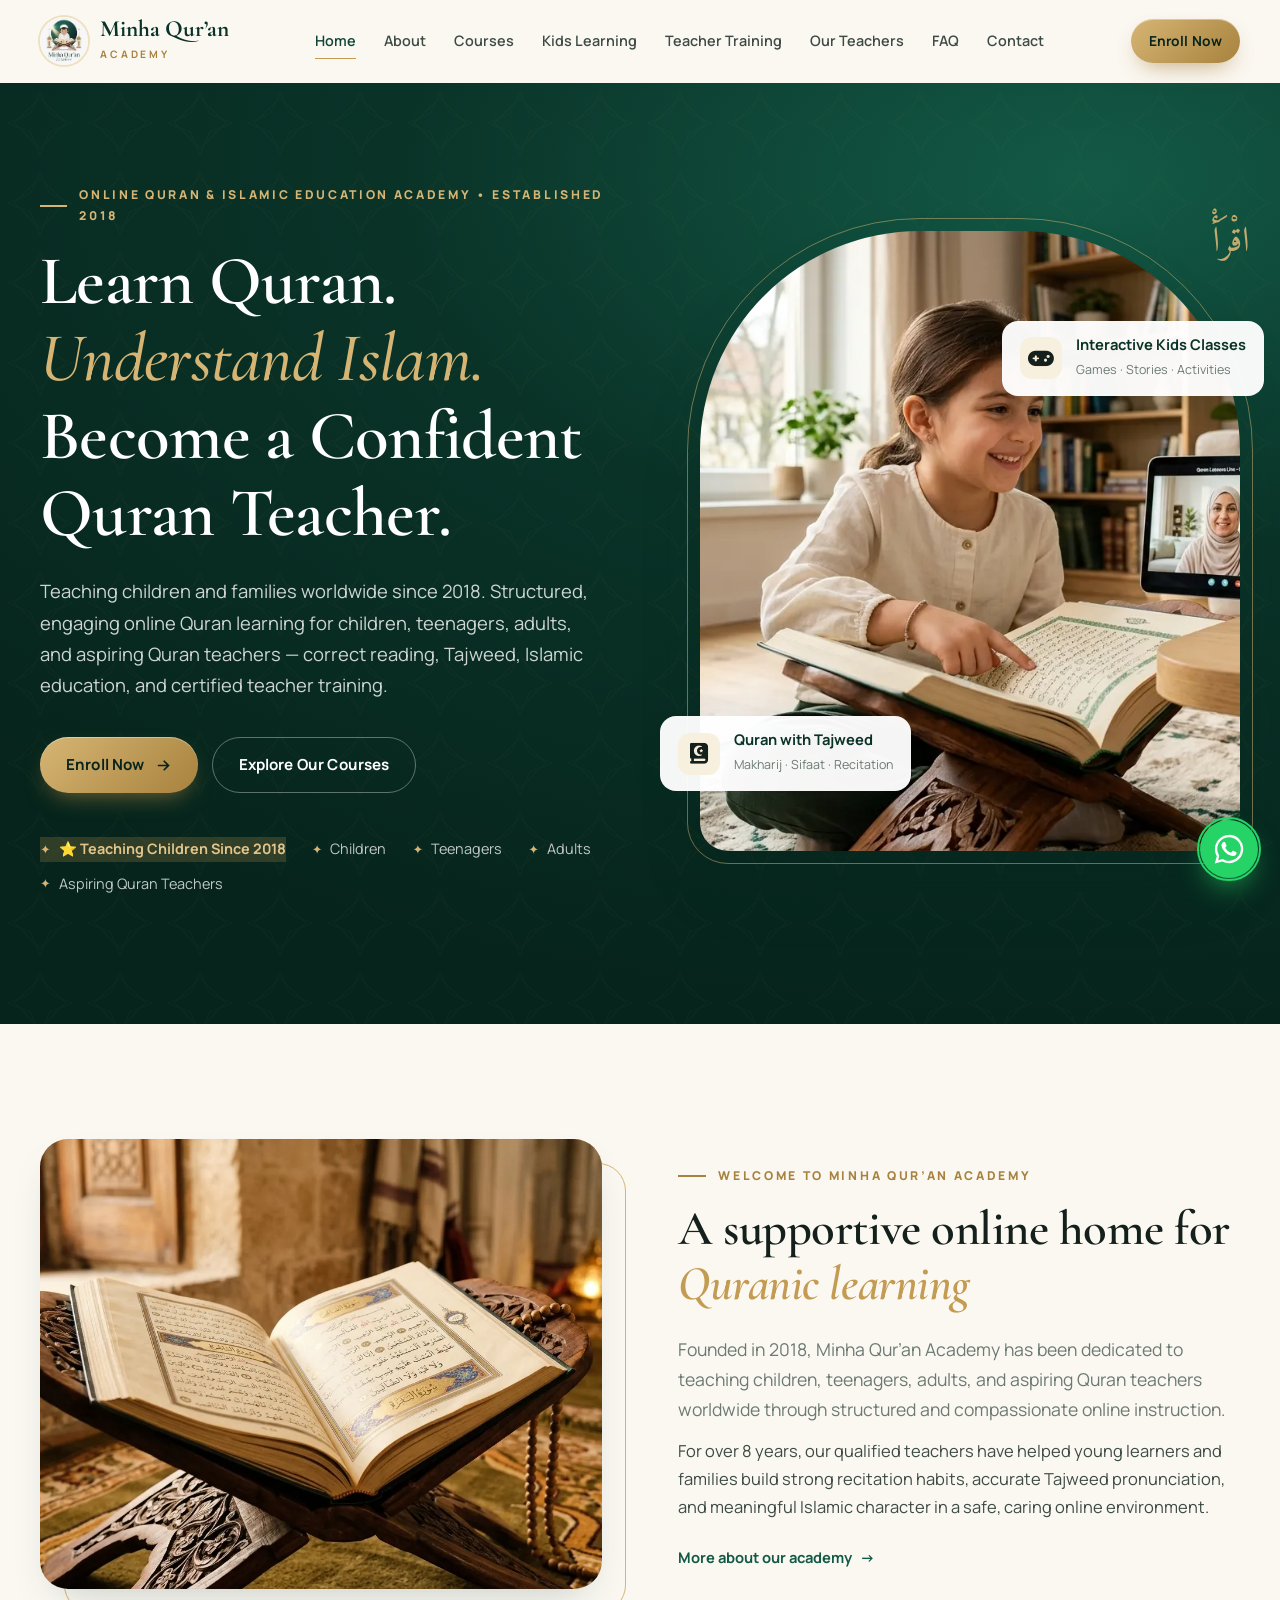
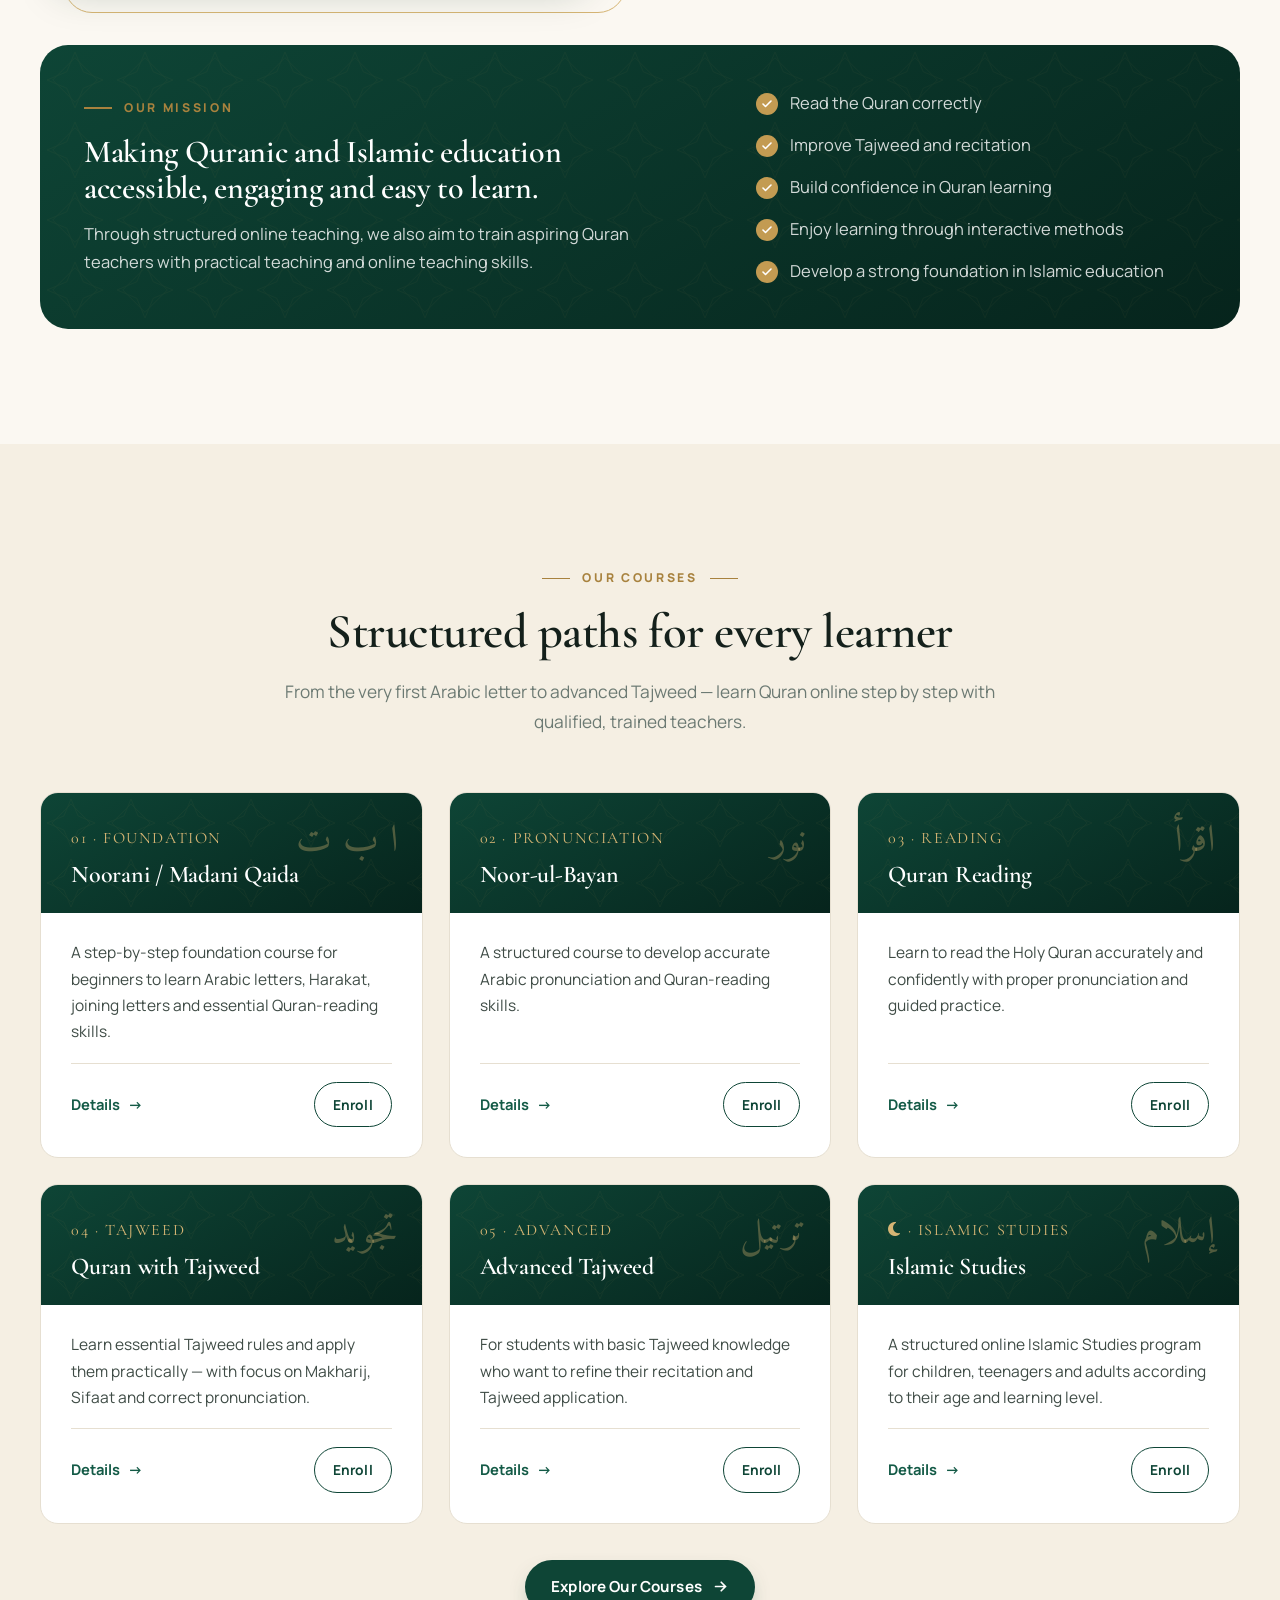
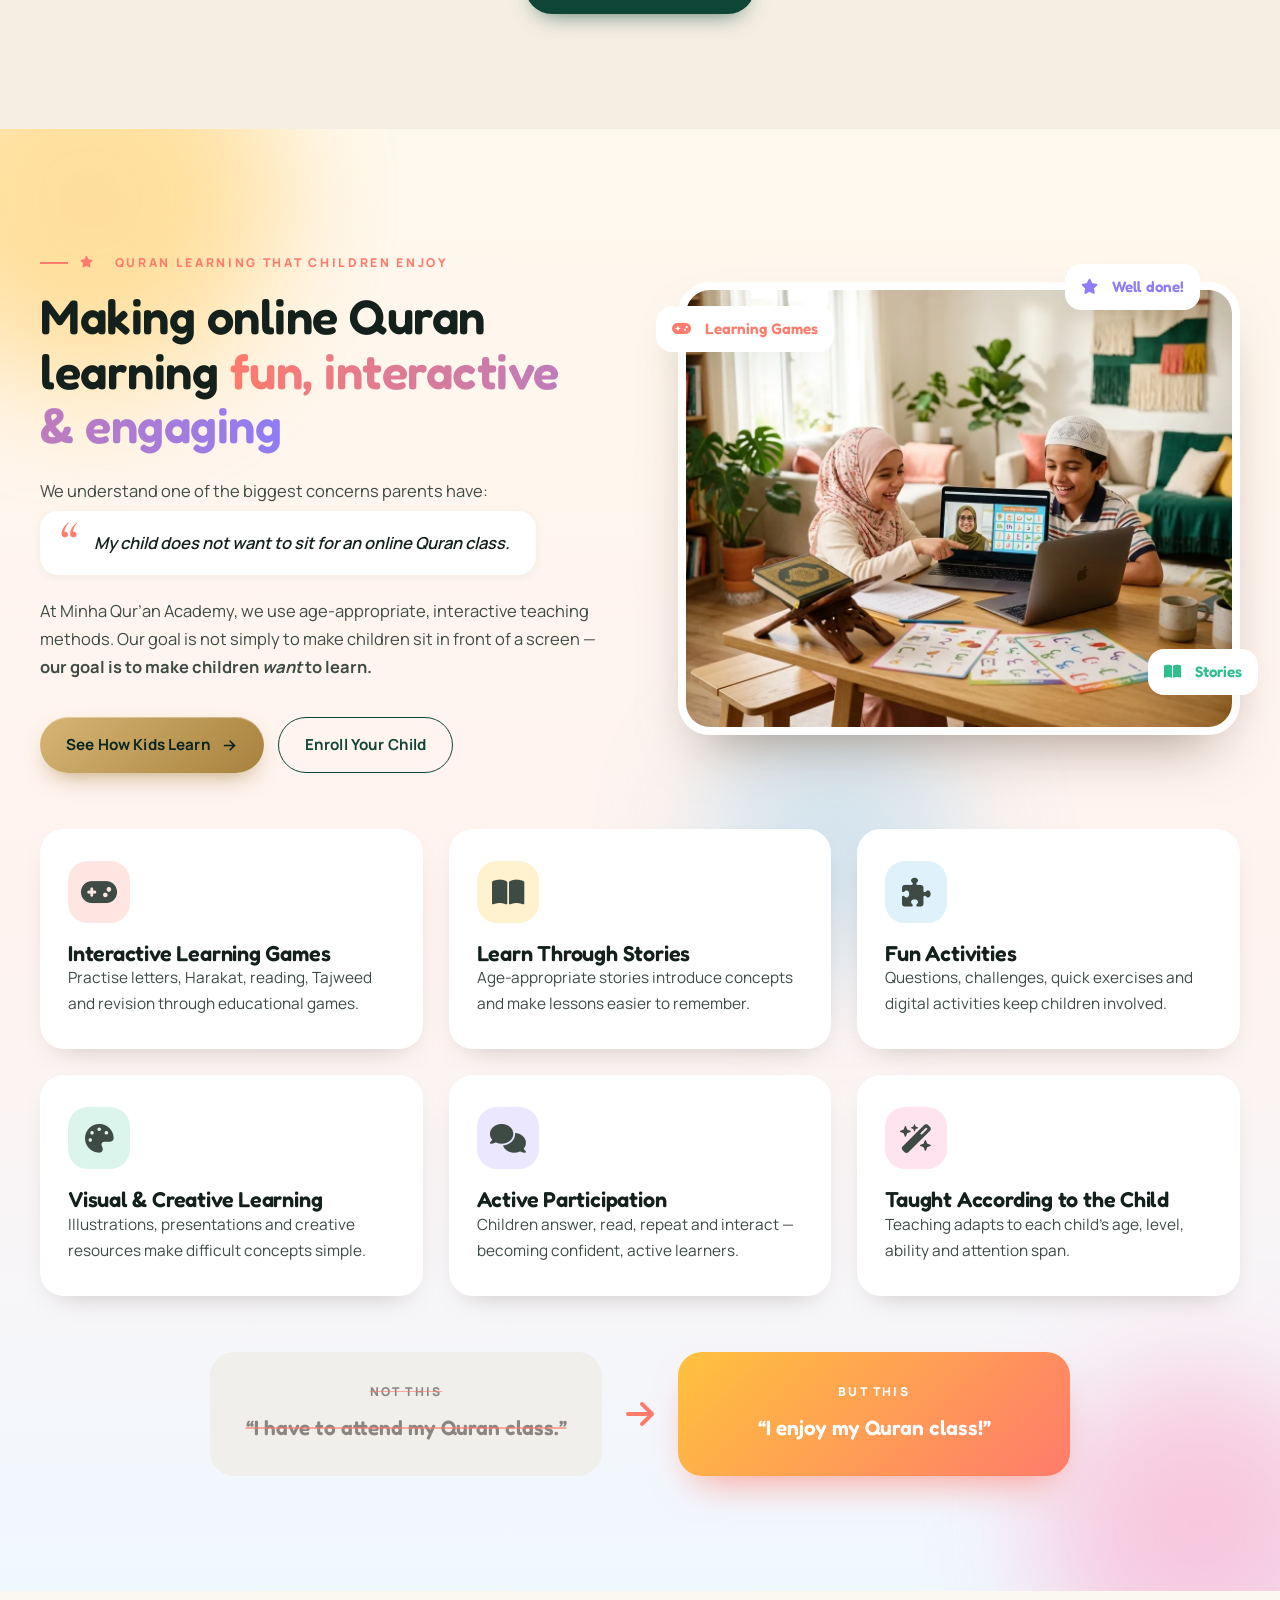
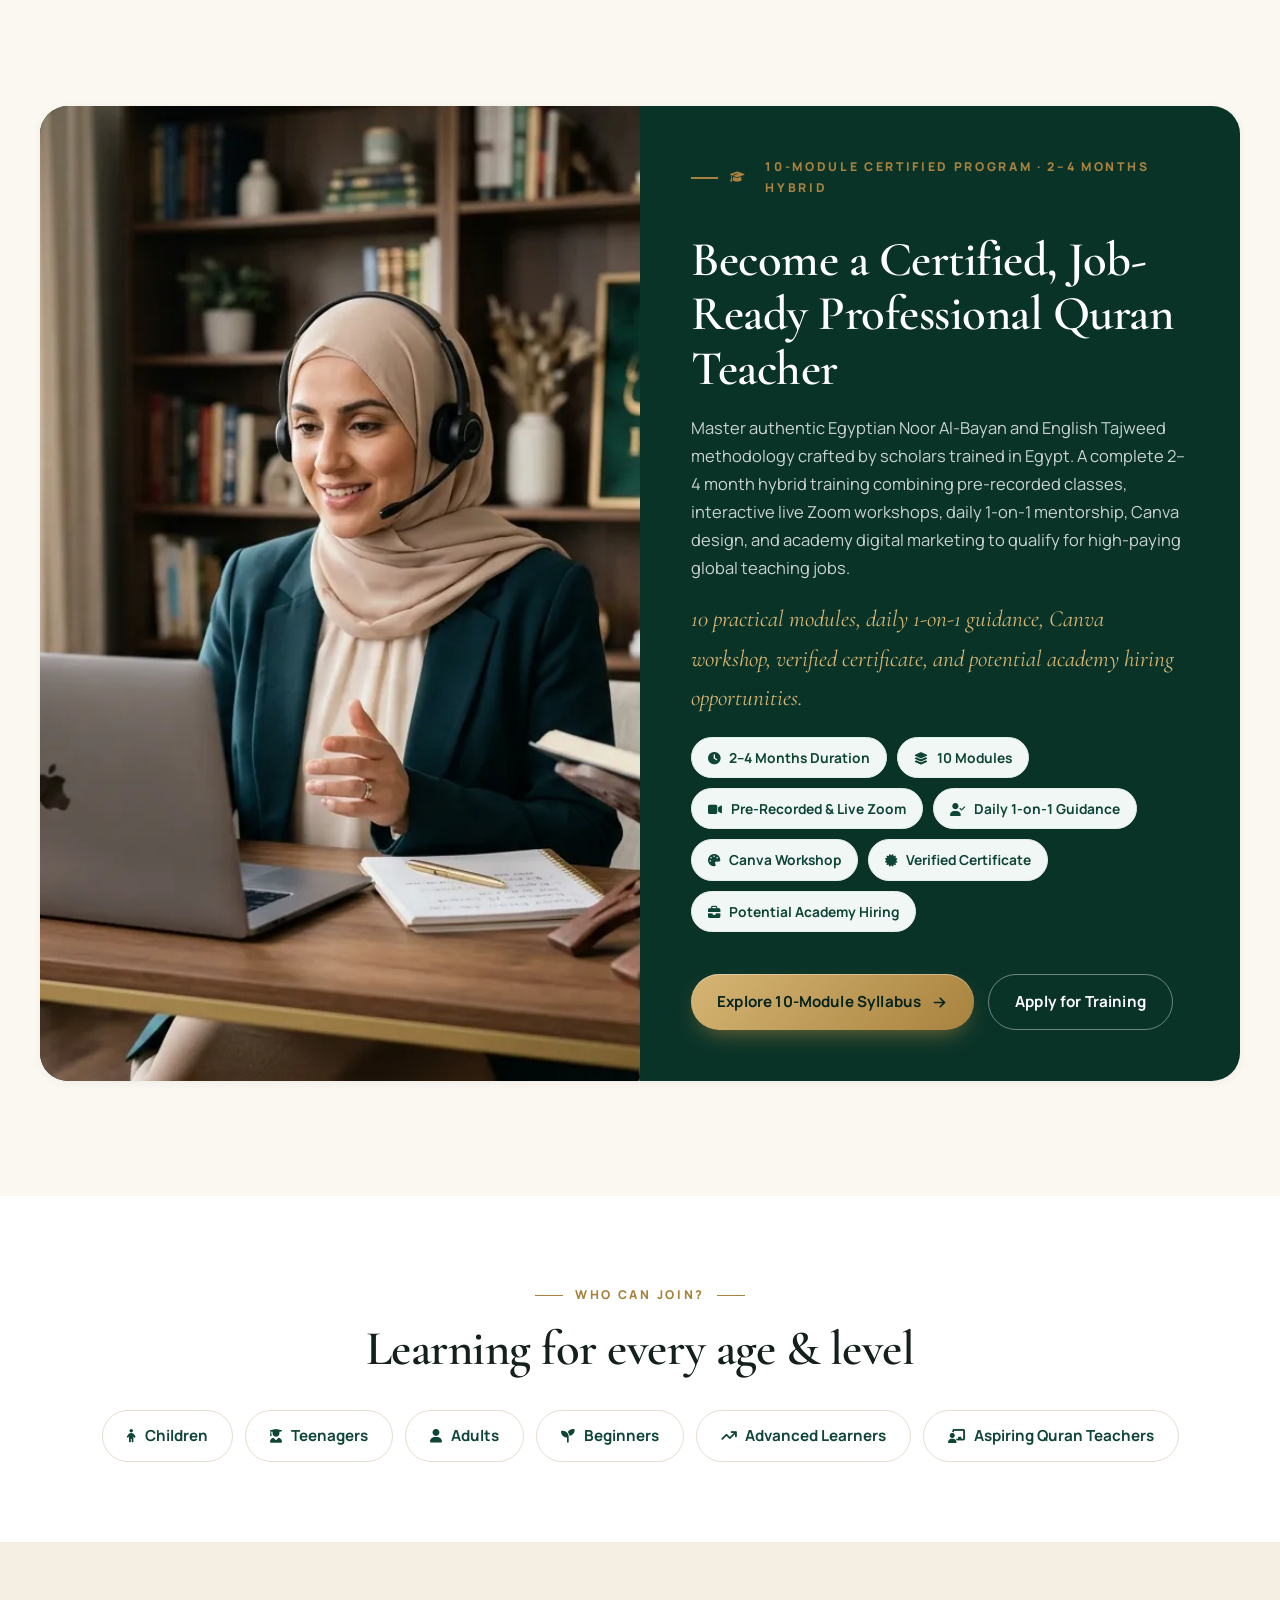
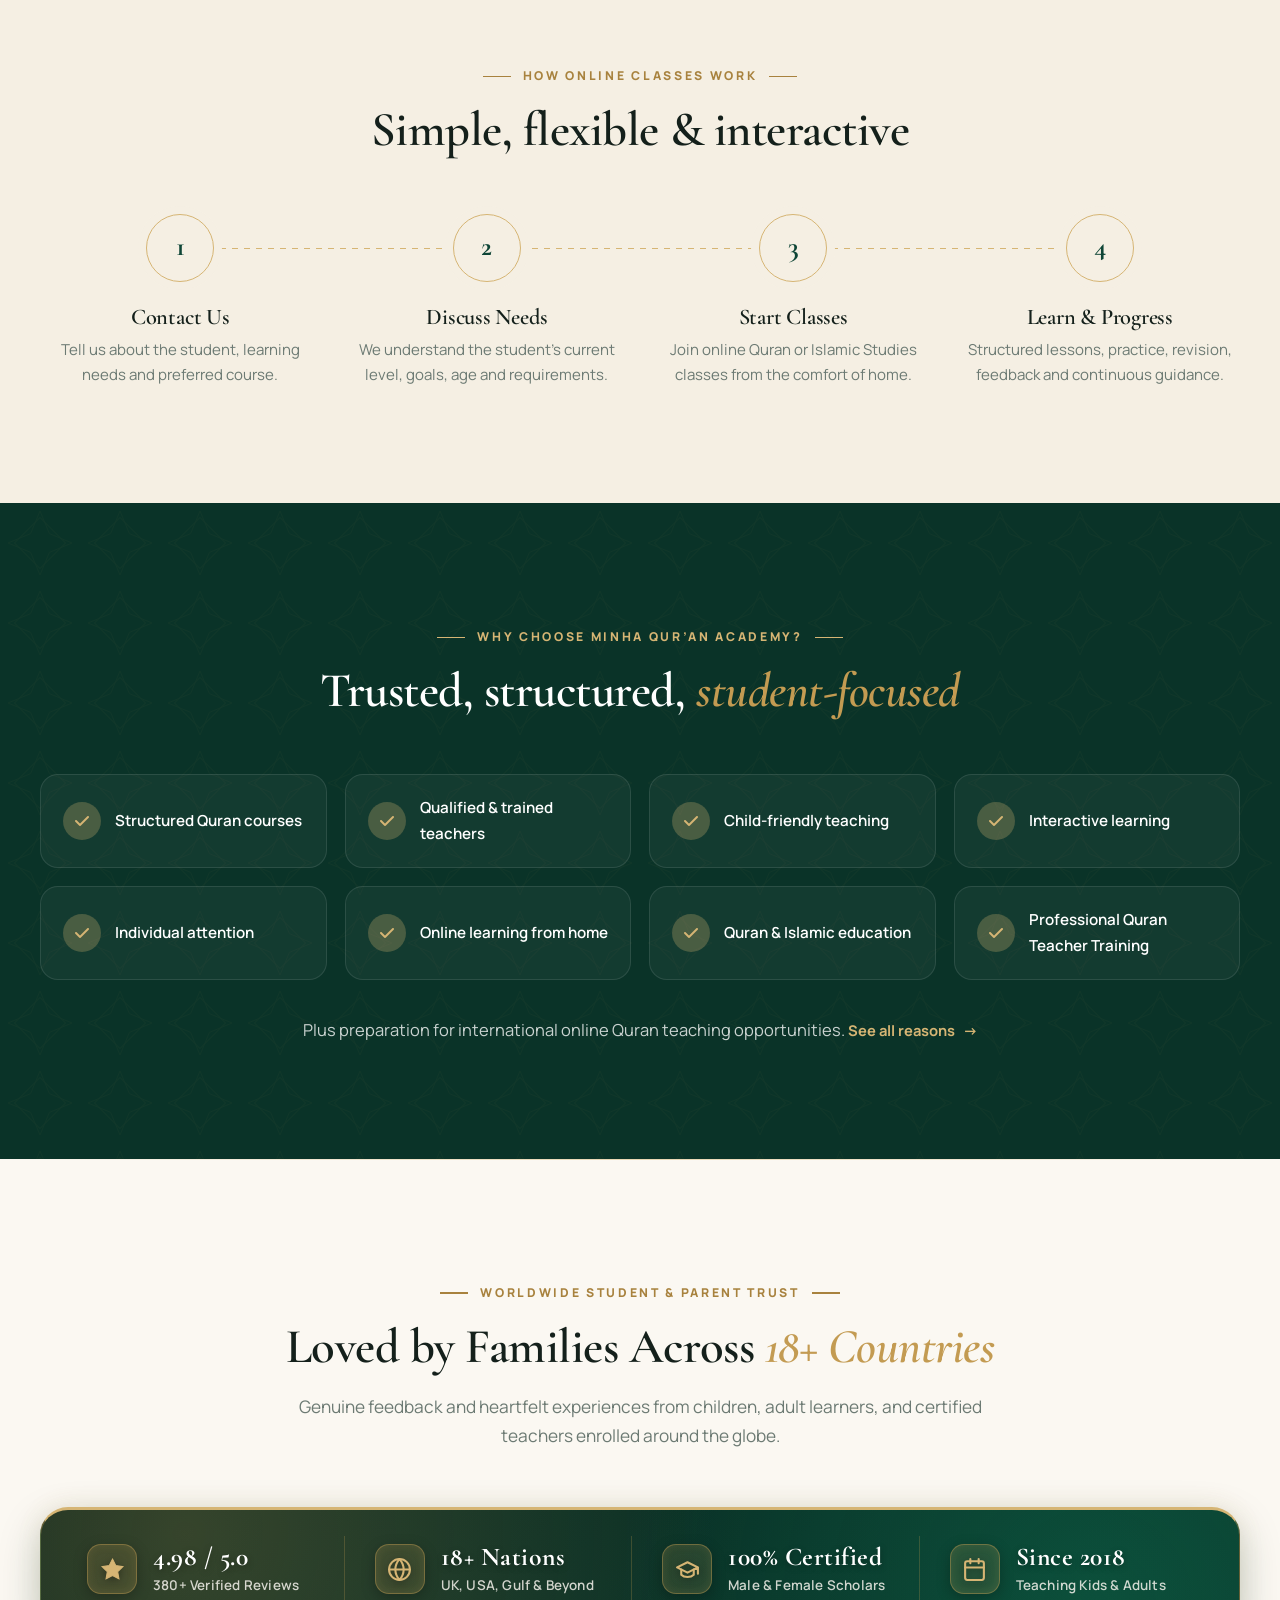
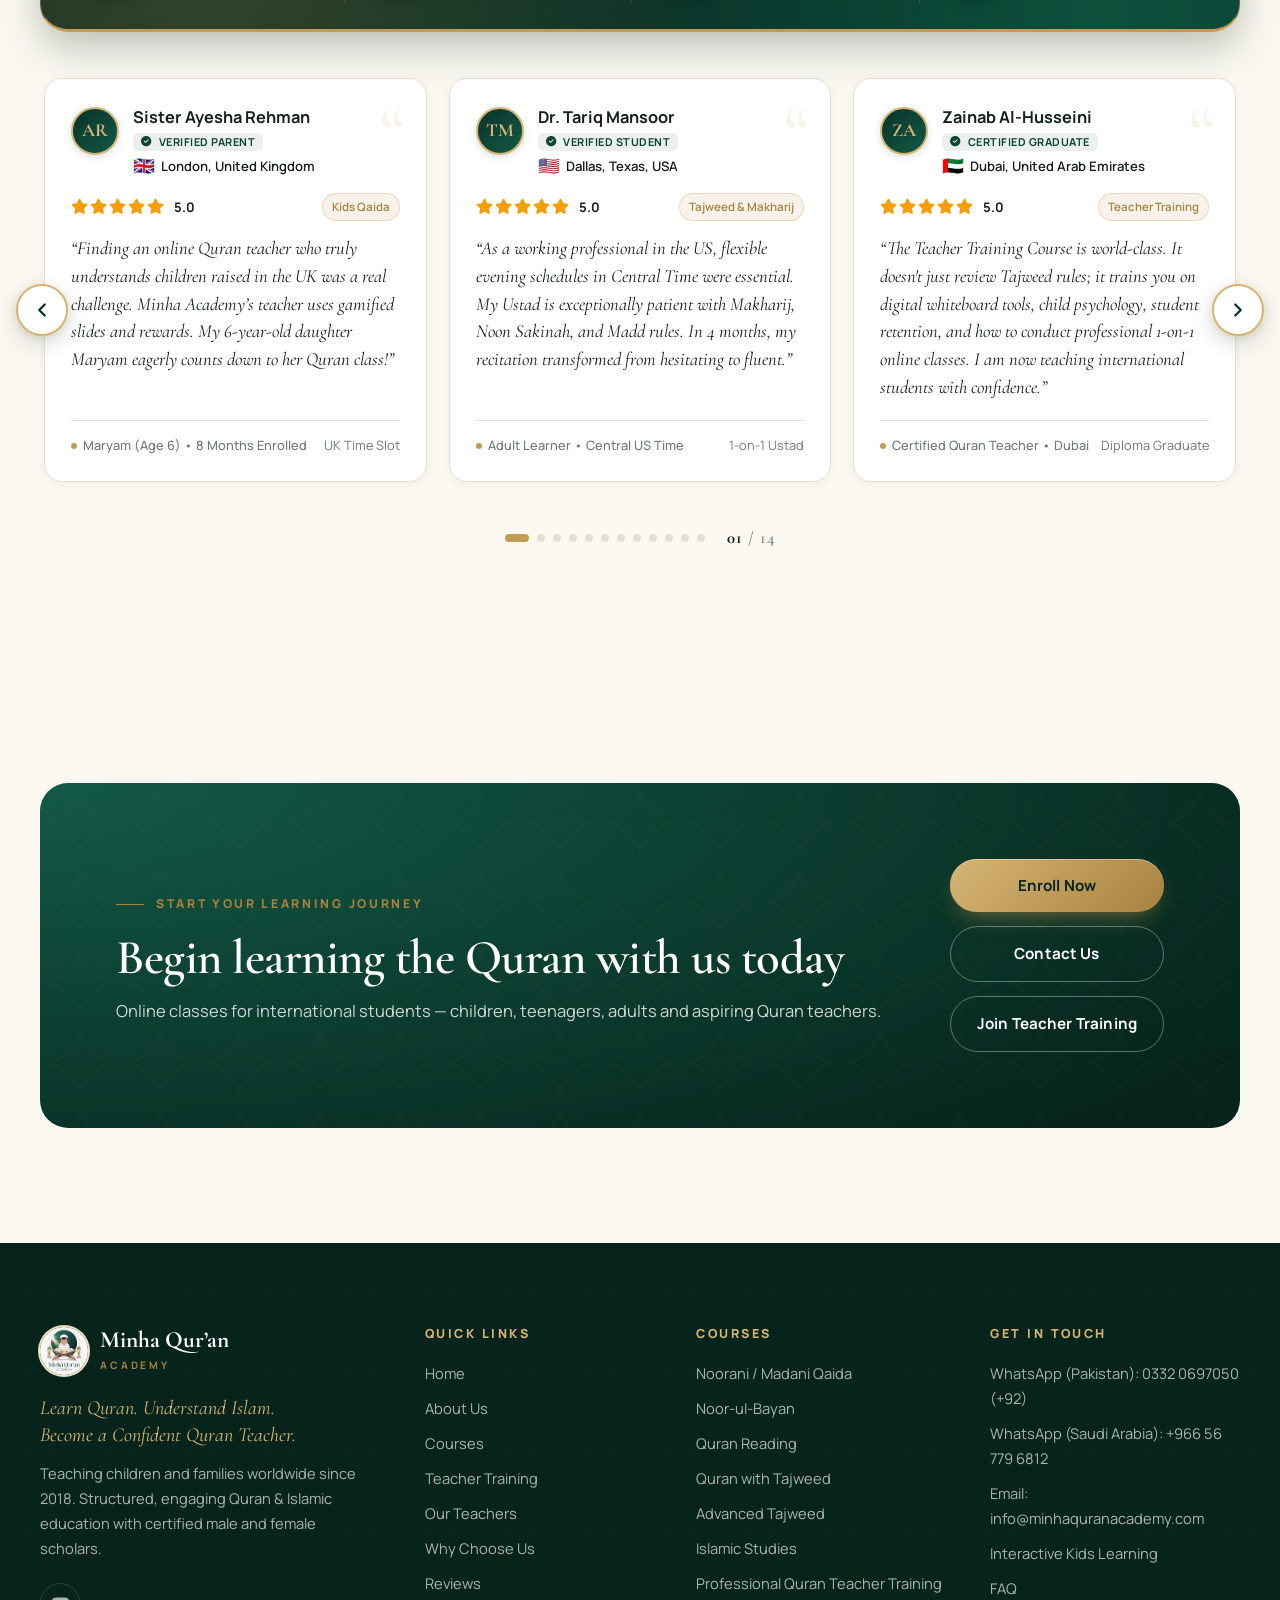
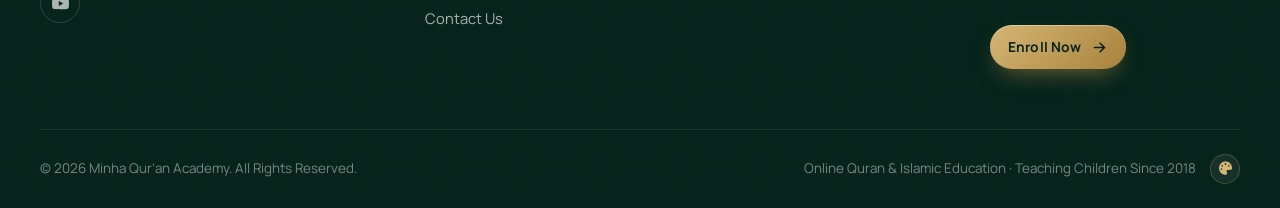
<file: index.html>
<!DOCTYPE html>
<html lang="en">

<head>
  <meta charset="UTF-8">
  <meta name="viewport" content="width=device-width, initial-scale=1.0">
  <title>Minha Qur’an Academy | Online Quran Classes &amp; Quran Teacher Training</title>
  <meta name="description"
    content="Learn Quran online with qualified male &amp; female teachers. Noorani Qaida, Tajweed, Islamic Studies &amp; certified Quran teacher training for kids and adults worldwide.">
  <meta name="keywords"
    content="Minha Qur’an Academy, Online Quran Academy, Online Quran Classes, Learn Quran Online, Quran with Tajweed, Quran Classes for Kids, Quran Classes for Adults, Quran Teacher Training">
  <meta name="author" content="Minha Qur’an Academy">
  <meta name="robots" content="index, follow, max-image-preview:large, max-snippet:-1, max-video-preview:-1">
  <meta name="theme-color" content="#0a3328">

  <!-- Canonical URL -->
  <link rel="canonical" href="https://minhaquranacademy.com/">

  <!-- Open Graph / Facebook -->
  <meta property="og:type" content="website">
  <meta property="og:locale" content="en_US">
  <meta property="og:site_name" content="Minha Qur’an Academy">
  <meta property="og:url" content="https://minhaquranacademy.com/">
  <meta property="og:title" content="Minha Qur’an Academy | Online Quran Classes &amp; Quran Teacher Training">
  <meta property="og:description" content="Learn Quran online with qualified male &amp; female teachers. Noorani Qaida, Tajweed, Islamic Studies &amp; certified Quran teacher training for kids and adults worldwide.">
  <meta property="og:image" content="https://minhaquranacademy.com/assets/images/hero-learning_og.jpg">
  <meta property="og:image:secure_url" content="https://minhaquranacademy.com/assets/images/hero-learning_og.jpg">
  <meta property="og:image:type" content="image/jpeg">
  <meta property="og:image:width" content="1200">
  <meta property="og:image:height" content="630">
  <meta property="og:image:alt" content="Minha Qur'an Academy — Online Quran Learning and Teacher Training">

  <!-- Twitter / X Cards -->
  <meta name="twitter:card" content="summary_large_image">
  <meta name="twitter:url" content="https://minhaquranacademy.com/">
  <meta name="twitter:title" content="Minha Qur’an Academy | Online Quran Classes &amp; Quran Teacher Training">
  <meta name="twitter:description" content="Learn Quran online with qualified male &amp; female teachers. Noorani Qaida, Tajweed, Islamic Studies &amp; certified Quran teacher training.">
  <meta name="twitter:image" content="https://minhaquranacademy.com/assets/images/hero-learning_og.jpg">

  <link rel="icon" type="image/webp" href="assets/images/logo.webp">
  <link rel="stylesheet" href="assets/css/main.css?v=20261110_1">
  <link rel="preconnect" href="https://fonts.googleapis.com">
  <link rel="preconnect" href="https://fonts.gstatic.com" crossorigin>
  <link
    href="https://fonts.googleapis.com/css2?family=Amiri:wght@400;700&family=Cormorant+Garamond:ital,wght@0,500;0,600;0,700;1,500;1,600&family=Fredoka:wght@500;600&family=Manrope:wght@400;500;600;700;800&display=swap"
    rel="stylesheet" media="print" onload="this.media='all'">
  <!-- Font Awesome Icons -->
  <link rel="stylesheet" href="https://cdnjs.cloudflare.com/ajax/libs/font-awesome/6.5.2/css/all.min.css" integrity="sha512-SnH5WK+bZxgPHs44uWIX+LLJAJ9/2PkPKZ5QiAj6Ta86w+fsb2TkcmfRyVX3pBnMFcV7oQPJkl9QevSCWr3W6A==" crossorigin="anonymous" referrerpolicy="no-referrer" media="print" onload="this.media='all'">
  <noscript>
    <link rel="stylesheet" href="https://fonts.googleapis.com/css2?family=Amiri:wght@400;700&family=Cormorant+Garamond:ital,wght@0,500;0,600;0,700;1,500;1,600&family=Fredoka:wght@500;600&family=Manrope:wght@400;500;600;700;800&display=swap">
    <link rel="stylesheet" href="https://cdnjs.cloudflare.com/ajax/libs/font-awesome/6.5.2/css/all.min.css">
  </noscript>

  <!-- Schema.org JSON-LD Structured Data -->
  <script type="application/ld+json">
  {
    "@context": "https://schema.org",
    "@graph": [
      {
        "@type": "EducationalOrganization",
        "@id": "https://minhaquranacademy.com/#organization",
        "name": "Minha Qur’an Academy",
        "alternateName": "Minha Quran Academy",
        "url": "https://minhaquranacademy.com/",
        "email": "info@minhaquranacademy.com",
        "logo": {
          "@type": "ImageObject",
          "url": "https://minhaquranacademy.com/assets/images/logo.webp"
        },
        "image": "https://minhaquranacademy.com/assets/images/hero-learning_opt.webp",
        "description": "Online Quran and Islamic education academy teaching children, adults and international students since 2018 with Noorani Qaida, Tajweed, Islamic Studies and Teacher Training.",
        "foundingDate": "2018",
        "sameAs": [
          "https://www.youtube.com/@MinhaQuranAcademy"
        ],
        "contactPoint": [
          {
            "@type": "ContactPoint",
            "telephone": "+92-332-0697050",
            "contactType": "Admissions & Support",
            "areaServed": "Worldwide",
            "availableLanguage": ["English", "Urdu", "Arabic"]
          },
          {
            "@type": "ContactPoint",
            "telephone": "+966-56-779-6812",
            "contactType": "Middle East Support",
            "areaServed": ["SA", "AE", "QA", "OM", "BH", "KW"],
            "availableLanguage": ["English", "Arabic", "Urdu"]
          }
        ]
      },
      {
        "@type": "WebSite",
        "@id": "https://minhaquranacademy.com/#website",
        "url": "https://minhaquranacademy.com/",
        "name": "Minha Qur’an Academy",
        "description": "Learn Quran. Understand Islam. Become a Confident Quran Teacher. Teaching children since 2018.",
        "publisher": {
          "@id": "https://minhaquranacademy.com/#organization"
        },
        "inLanguage": "en-US"
      }
    ]
  }
  </script>
</head>

<body data-page="home">
  <header id="site-header"></header>

  <main>
    <!-- HERO -->
    <section class="hero">
      <div class="container hero-grid">
        <div>
          <span class="eyebrow reveal">Online Quran &amp; Islamic Education Academy • Established 2018</span>
          <h1 class="reveal d1">Learn Quran. <em>Understand Islam.</em> Become a Confident Quran Teacher.</h1>
          <p class="hero-lead reveal d2">Teaching children and families worldwide since 2018. Structured, engaging online Quran learning for children, teenagers, adults, and aspiring Quran teachers — correct reading, Tajweed, Islamic education, and certified teacher training.</p>
          <div class="hero-ctas reveal d3">
            <a href="enroll.html" class="btn btn-gold" id="hero-enroll">Enroll Now <svg viewBox="0 0 24 24" fill="none"
                stroke="currentColor" stroke-width="2.4" stroke-linecap="round">
                <path d="M5 12h14M13 6l6 6-6 6" />
              </svg></a>
            <a href="courses.html" class="btn btn-ghost-light" id="hero-courses">Explore Our Courses</a>
          </div>
          <div class="hero-badges reveal d3">
            <span style="background:rgba(195,155,82,0.22);border-color:var(--gold-400);color:var(--gold-300);font-weight:700">⭐ Teaching Children Since 2018</span><span>Children</span><span>Teenagers</span><span>Adults</span><span>Aspiring Quran Teachers</span>
          </div>
        </div>

        <div class="hero-visual reveal d2">
          <span class="hero-arabic">اقْرَأْ</span>
          <div class="hero-frame">
            <img src="assets/images/hero-learning_opt.webp"
              alt="Child happily learning Quran online with a teacher on a tablet" width="1376" height="768"
              fetchpriority="high" decoding="async">
          </div>
          <div class="float-card fc-1">
            <span class="fc-icon"><i class="fa-solid fa-book-quran"></i></span>
            <span><strong>Quran with Tajweed</strong><small>Makharij · Sifaat · Recitation</small></span>
          </div>
          <div class="float-card fc-2">
            <span class="fc-icon"><i class="fa-solid fa-gamepad"></i></span>
            <span><strong>Interactive Kids Classes</strong><small>Games · Stories · Activities</small></span>
          </div>
        </div>
      </div>
    </section>

    <!-- WELCOME + MISSION -->
    <section class="section">
      <div class="container split">
        <div class="img-accent reveal">
          <div class="img-frame"><img src="assets/images/quran-serene_opt.webp"
              alt="Open Holy Quran on a carved wooden stand" loading="lazy" decoding="async" width="1376" height="768"></div>
        </div>
        <div class="reveal d1">
          <span class="eyebrow">Welcome to Minha Qur’an Academy</span>
          <h2>A supportive online home for <span class="gold-text">Quranic learning</span></h2>
          <p class="lead mt-2">Founded in 2018, Minha Qur’an Academy has been dedicated to teaching children, teenagers, adults, and aspiring Quran teachers worldwide through structured and compassionate online instruction.</p>
          <p class="mt-1">For over 8 years, our qualified teachers have helped young learners and families build strong recitation habits, accurate Tajweed pronunciation, and meaningful Islamic character in a safe, caring online environment.</p>
          <a href="about.html" class="link-arrow mt-2">More about our academy</a>
        </div>
      </div>

      <div class="container mt-4">
        <div class="quote-block reveal">
          <div class="split wide-left" style="align-items:start">
            <div>
              <span class="eyebrow">Our Mission</span>
              <h3 style="font-size:2rem">Making Quranic and Islamic education accessible, engaging and easy to learn.
              </h3>
              <p>Through structured online teaching, we also aim to train aspiring Quran teachers with practical
                teaching and online teaching skills.</p>
            </div>
            <ul class="check-list gold">
              <li>Read the Quran correctly</li>
              <li>Improve Tajweed and recitation</li>
              <li>Build confidence in Quran learning</li>
              <li>Enjoy learning through interactive methods</li>
              <li>Develop a strong foundation in Islamic education</li>
            </ul>
          </div>
        </div>
      </div>
    </section>

    <!-- COURSES -->
    <section class="section section-cream" id="courses">
      <div class="container">
        <div class="section-head center reveal">
          <span class="eyebrow">Our Courses</span>
          <h2>Structured paths for every learner</h2>
          <p>From the very first Arabic letter to advanced Tajweed — learn Quran online step by step with qualified,
            trained teachers.</p>
        </div>

        <div class="grid grid-3">
          <article class="card course-card reveal">
            <div class="cc-top"><span class="cc-ar">ا ب ت</span><span class="cc-num">01 · FOUNDATION</span>
              <h3>Noorani / Madani Qaida</h3>
            </div>
            <div class="cc-body">
              <p>A step-by-step foundation course for beginners to learn Arabic letters, Harakat, joining letters and
                essential Quran-reading skills.</p>
              <div class="cc-actions"><a href="courses.html#qaida" class="link-arrow">Details</a><a
                  href="enroll.html?course=Noorani / Madani Qaida Course" class="btn btn-outline btn-sm">Enroll</a>
              </div>
            </div>
          </article>
          <article class="card course-card reveal d1">
            <div class="cc-top"><span class="cc-ar">نور</span><span class="cc-num">02 · PRONUNCIATION</span>
              <h3>Noor-ul-Bayan</h3>
            </div>
            <div class="cc-body">
              <p>A structured course to develop accurate Arabic pronunciation and Quran-reading skills.</p>
              <div class="cc-actions"><a href="courses.html#noor-ul-bayan" class="link-arrow">Details</a><a
                  href="enroll.html?course=Noor-ul-Bayan Course" class="btn btn-outline btn-sm">Enroll</a></div>
            </div>
          </article>
          <article class="card course-card reveal d2">
            <div class="cc-top"><span class="cc-ar">اقرأ</span><span class="cc-num">03 · READING</span>
              <h3>Quran Reading</h3>
            </div>
            <div class="cc-body">
              <p>Learn to read the Holy Quran accurately and confidently with proper pronunciation and guided practice.
              </p>
              <div class="cc-actions"><a href="courses.html#quran-reading" class="link-arrow">Details</a><a
                  href="enroll.html?course=Quran Reading Course" class="btn btn-outline btn-sm">Enroll</a></div>
            </div>
          </article>
          <article class="card course-card reveal">
            <div class="cc-top"><span class="cc-ar">تجويد</span><span class="cc-num">04 · TAJWEED</span>
              <h3>Quran with Tajweed</h3>
            </div>
            <div class="cc-body">
              <p>Learn essential Tajweed rules and apply them practically — with focus on Makharij, Sifaat and correct
                pronunciation.</p>
              <div class="cc-actions"><a href="courses.html#tajweed" class="link-arrow">Details</a><a
                  href="enroll.html?course=Quran with Tajweed Course" class="btn btn-outline btn-sm">Enroll</a></div>
            </div>
          </article>
          <article class="card course-card reveal d1">
            <div class="cc-top"><span class="cc-ar">ترتيل</span><span class="cc-num">05 · ADVANCED</span>
              <h3>Advanced Tajweed</h3>
            </div>
            <div class="cc-body">
              <p>For students with basic Tajweed knowledge who want to refine their recitation and Tajweed application.
              </p>
              <div class="cc-actions"><a href="courses.html#advanced-tajweed" class="link-arrow">Details</a><a
                  href="enroll.html?course=Advanced Tajweed Course" class="btn btn-outline btn-sm">Enroll</a></div>
            </div>
          </article>
          <article class="card course-card reveal d2">
            <div class="cc-top"><span class="cc-ar">إسلام</span><span class="cc-num"><i class="fa-solid fa-moon"></i> · ISLAMIC STUDIES</span>
              <h3>Islamic Studies</h3>
            </div>
            <div class="cc-body">
              <p>A structured online Islamic Studies program for children, teenagers and adults according to their age
                and learning level.</p>
              <div class="cc-actions"><a href="courses.html#islamic-studies" class="link-arrow">Details</a><a
                  href="enroll.html?course=Islamic Studies" class="btn btn-outline btn-sm">Enroll</a></div>
            </div>
          </article>
        </div>

        <div class="text-center mt-3 reveal"><a href="courses.html" class="btn btn-emerald">Explore Our Courses <svg
              viewBox="0 0 24 24" fill="none" stroke="currentColor" stroke-width="2.4" stroke-linecap="round">
              <path d="M5 12h14M13 6l6 6-6 6" />
            </svg></a></div>
      </div>
    </section>

    <!-- KIDS (prominent) -->
    <section class="section kids-zone" id="kids">
      <span class="blob b1"></span><span class="blob b2"></span><span class="blob b3"></span>
      <div class="container">
        <div class="split">
          <div class="reveal">
            <span class="eyebrow"><i class="fa-solid fa-star"></i> Quran Learning That Children Enjoy</span>
            <h2>Making online Quran learning <em>fun, interactive &amp; engaging</em></h2>
            <p class="mt-2">We understand one of the biggest concerns parents have:</p>
            <div class="parent-quote">My child does not want to sit for an online Quran class.</div>
            <p>At Minha Qur’an Academy, we use age-appropriate, interactive teaching methods. Our goal is not simply to
              make children sit in front of a screen — <strong>our goal is to make children <em>want</em> to
                learn.</strong></p>
            <div class="btn-row mt-3">
              <a href="kids.html" class="btn btn-gold">See How Kids Learn <svg viewBox="0 0 24 24" fill="none"
                  stroke="currentColor" stroke-width="2.4" stroke-linecap="round">
                  <path d="M5 12h14M13 6l6 6-6 6" />
                </svg></a>
              <a href="enroll.html" class="btn btn-outline">Enroll Your Child</a>
            </div>
          </div>
          <div class="kids-photo reveal d1">
            <div class="img-frame"><img src="assets/images/kids-interactive_opt.webp"
                alt="Two happy children learning Arabic letters in an interactive online Quran class" loading="lazy"
                decoding="async" width="1200" height="896"></div>
            <span class="sticker s1"><i class="fa-solid fa-gamepad"></i> Learning Games</span>
            <span class="sticker s2"><i class="fa-solid fa-book-open"></i> Stories</span>
            <span class="sticker s3"><i class="fa-solid fa-star"></i> Well done!</span>
          </div>
        </div>

        <div class="grid grid-3 mt-4">
          <div class="kid-card kc-coral reveal">
            <div class="k-icon"><i class="fa-solid fa-gamepad"></i></div>
            <h3>Interactive Learning Games</h3>
            <p>Practise letters, Harakat, reading, Tajweed and revision through educational games.</p>
          </div>
          <div class="kid-card kc-sun reveal d1">
            <div class="k-icon"><i class="fa-solid fa-book-open"></i></div>
            <h3>Learn Through Stories</h3>
            <p>Age-appropriate stories introduce concepts and make lessons easier to remember.</p>
          </div>
          <div class="kid-card kc-sky reveal d2">
            <div class="k-icon"><i class="fa-solid fa-puzzle-piece"></i></div>
            <h3>Fun Activities</h3>
            <p>Questions, challenges, quick exercises and digital activities keep children involved.</p>
          </div>
          <div class="kid-card kc-mint reveal">
            <div class="k-icon"><i class="fa-solid fa-palette"></i></div>
            <h3>Visual &amp; Creative Learning</h3>
            <p>Illustrations, presentations and creative resources make difficult concepts simple.</p>
          </div>
          <div class="kid-card kc-lilac reveal d1">
            <div class="k-icon"><i class="fa-solid fa-comments"></i></div>
            <h3>Active Participation</h3>
            <p>Children answer, read, repeat and interact — becoming confident, active learners.</p>
          </div>
          <div class="kid-card kc-pink reveal d2">
            <div class="k-icon"><i class="fa-solid fa-wand-magic-sparkles"></i></div>
            <h3>Taught According to the Child</h3>
            <p>Teaching adapts to each child’s age, level, ability and attention span.</p>
          </div>
        </div>

        <div class="feel-compare mt-4 reveal">
          <div class="feel no"><small>Not this</small>“I have to attend my Quran class.”</div>
          <div class="feel-arrow"><i class="fa-solid fa-arrow-right"></i></div>
          <div class="feel yes"><small>But this</small>“I enjoy my Quran class!”</div>
        </div>
      </div>
    </section>

    <!-- TEACHER TRAINING -->
    <section class="section">
      <div class="container">
        <div class="program dark reveal">
          <div class="program-media"><img src="assets/images/teacher-training_opt.webp"
              alt="Professional Quran teacher conducting an online class" loading="lazy" decoding="async" width="1200" height="896"></div>
          <div class="program-body">
            <span class="eyebrow"><i class="fa-solid fa-graduation-cap"></i> 10-Module Certified Program · 2–4 Months Hybrid</span>
            <h2>Become a Certified, Job-Ready Professional Quran Teacher</h2>
            <p>Master authentic Egyptian Noor Al-Bayan and English Tajweed methodology crafted by scholars trained in Egypt. A complete 2–4 month hybrid training combining pre-recorded classes, interactive live Zoom workshops, daily 1-on-1 mentorship, Canva design, and academy digital marketing to qualify for high-paying global teaching jobs.</p>
            <p style="font-family:var(--f-display);font-size:1.45rem;font-style:italic;color:var(--gold-400)">10 practical modules, daily 1-on-1 guidance, Canva workshop, verified certificate, and potential academy hiring opportunities.</p>
            <div class="pill-row">
              <span><i class="fa-solid fa-clock"></i> 2–4 Months Duration</span>
              <span><i class="fa-solid fa-layer-group"></i> 10 Modules</span>
              <span><i class="fa-solid fa-video"></i> Pre-Recorded &amp; Live Zoom</span>
              <span><i class="fa-solid fa-user-check"></i> Daily 1-on-1 Guidance</span>
              <span><i class="fa-solid fa-palette"></i> Canva Workshop</span>
              <span><i class="fa-solid fa-certificate"></i> Verified Certificate</span>
              <span><i class="fa-solid fa-briefcase"></i> Potential Academy Hiring</span>
            </div>
            <div class="btn-row mt-2">
              <a href="teacher-training.html" class="btn btn-gold" id="home-training">Explore 10-Module Syllabus <svg viewBox="0 0 24 24" fill="none" stroke="currentColor" stroke-width="2.4"
                  stroke-linecap="round">
                  <path d="M5 12h14M13 6l6 6-6 6" />
                </svg></a>
              <a href="enroll.html?course=Professional Quran Teacher Training Course" class="btn btn-outline" style="border-color:rgba(255,255,255,0.4);color:#fff">Apply for Training</a>
            </div>
          </div>
        </div>
      </div>
    </section>

    <!-- WHO CAN JOIN -->
    <section class="section section-white" style="padding-top:80px;padding-bottom:80px">
      <div class="container">
        <div class="section-head center reveal" style="margin-bottom:34px">
          <span class="eyebrow">Who Can Join?</span>
          <h2>Learning for every age &amp; level</h2>
        </div>
        <div class="chips reveal">
          <span class="chip"><i class="fa-solid fa-child"></i> Children</span><span class="chip"><i class="fa-solid fa-user-graduate"></i> Teenagers</span><span class="chip"><i class="fa-solid fa-user"></i> Adults</span>
          <span class="chip"><i class="fa-solid fa-seedling"></i> Beginners</span><span class="chip"><i class="fa-solid fa-arrow-trend-up"></i> Advanced Learners</span><span class="chip"><i class="fa-solid fa-chalkboard-user"></i> Aspiring Quran Teachers</span>
        </div>
      </div>
    </section>

    <!-- HOW IT WORKS -->
    <section class="section section-cream">
      <div class="container">
        <div class="section-head center reveal">
          <span class="eyebrow">How Online Classes Work</span>
          <h2>Simple, flexible &amp; interactive</h2>
        </div>
        <div class="steps">
          <div class="step reveal">
            <div class="step-num">1</div>
            <h3>Contact Us</h3>
            <p>Tell us about the student, learning needs and preferred course.</p>
          </div>
          <div class="step reveal d1">
            <div class="step-num">2</div>
            <h3>Discuss Needs</h3>
            <p>We understand the student’s current level, goals, age and requirements.</p>
          </div>
          <div class="step reveal d2">
            <div class="step-num">3</div>
            <h3>Start Classes</h3>
            <p>Join online Quran or Islamic Studies classes from the comfort of home.</p>
          </div>
          <div class="step reveal d3">
            <div class="step-num">4</div>
            <h3>Learn &amp; Progress</h3>
            <p>Structured lessons, practice, revision, feedback and continuous guidance.</p>
          </div>
        </div>
      </div>
    </section>

    <!-- WHY CHOOSE -->
    <section class="section section-dark">
      <div class="container" style="position:relative">
        <div class="section-head center reveal">
          <span class="eyebrow">Why Choose Minha Qur’an Academy?</span>
          <h2>Trusted, structured, <span class="gold-text">student-focused</span></h2>
        </div>
        <div class="why-grid">
          <div class="why-item reveal"><i><i class="fa-solid fa-check"></i></i>Structured Quran courses</div>
          <div class="why-item reveal d1"><i><i class="fa-solid fa-check"></i></i>Qualified &amp; trained teachers</div>
          <div class="why-item reveal d2"><i><i class="fa-solid fa-check"></i></i>Child-friendly teaching</div>
          <div class="why-item reveal d3"><i><i class="fa-solid fa-check"></i></i>Interactive learning</div>
          <div class="why-item reveal"><i><i class="fa-solid fa-check"></i></i>Individual attention</div>
          <div class="why-item reveal d1"><i><i class="fa-solid fa-check"></i></i>Online learning from home</div>
          <div class="why-item reveal d2"><i><i class="fa-solid fa-check"></i></i>Quran &amp; Islamic education</div>
          <div class="why-item reveal d3"><i><i class="fa-solid fa-check"></i></i>Professional Quran Teacher Training</div>
        </div>
        <p class="text-center mt-3 reveal">Plus preparation for international online Quran teaching opportunities. <a
            href="about.html#why-choose" class="link-arrow" style="color:var(--gold-400)">See all reasons</a></p>
      </div>
    </section>

    <!-- MULTINATIONAL REVIEWS CAROUSEL -->
    <section class="section reviews-section" id="reviews">
      <div class="container">
        <div class="section-head center reveal">
          <span class="eyebrow">Worldwide Student &amp; Parent Trust</span>
          <h2>Loved by Families Across <span class="gold-text">18+ Countries</span></h2>
          <p>Genuine feedback and heartfelt experiences from children, adult learners, and certified teachers enrolled around the globe.</p>
        </div>

        <!-- Trust Stats Banner -->
        <div class="reviews-stats-strip reveal d1">
          <div class="stat-item">
            <div class="stat-icon" aria-hidden="true">
              <svg viewBox="0 0 24 24" fill="currentColor" width="24" height="24">
                <polygon points="12 2 15.09 8.26 22 9.27 17 14.14 18.18 21.02 12 17.77 5.82 21.02 7 14.14 2 9.27 8.91 8.26 12 2"></polygon>
              </svg>
            </div>
            <div class="stat-content">
              <span class="stat-val">4.98 / 5.0</span>
              <span class="stat-lbl">380+ Verified Reviews</span>
            </div>
          </div>
          <div class="stat-item">
            <div class="stat-icon" aria-hidden="true">
              <svg viewBox="0 0 24 24" fill="none" stroke="currentColor" stroke-width="2" stroke-linecap="round" stroke-linejoin="round" width="24" height="24">
                <circle cx="12" cy="12" r="10"></circle>
                <line x1="2" y1="12" x2="22" y2="12"></line>
                <path d="M12 2a15.3 15.3 0 0 1 4 10 15.3 15.3 0 0 1-4 10 15.3 15.3 0 0 1-4-10 15.3 15.3 0 0 1 4-10z"></path>
              </svg>
            </div>
            <div class="stat-content">
              <span class="stat-val">18+ Nations</span>
              <span class="stat-lbl">UK, USA, Gulf &amp; Beyond</span>
            </div>
          </div>
          <div class="stat-item">
            <div class="stat-icon" aria-hidden="true">
              <svg viewBox="0 0 24 24" fill="none" stroke="currentColor" stroke-width="2" stroke-linecap="round" stroke-linejoin="round" width="24" height="24">
                <path d="M22 10v6M2 10l10-5 10 5-10 5z"></path>
                <path d="M6 12v5c3 3 9 3 12 0v-5"></path>
              </svg>
            </div>
            <div class="stat-content">
              <span class="stat-val">100% Certified</span>
              <span class="stat-lbl">Male &amp; Female Scholars</span>
            </div>
          </div>
          <div class="stat-item">
            <div class="stat-icon" aria-hidden="true">
              <svg viewBox="0 0 24 24" fill="none" stroke="currentColor" stroke-width="2" stroke-linecap="round" stroke-linejoin="round" width="24" height="24">
                <rect x="3" y="4" width="18" height="18" rx="2" ry="2"></rect>
                <line x1="16" y1="2" x2="16" y2="6"></line>
                <line x1="8" y1="2" x2="8" y2="6"></line>
                <line x1="3" y1="10" x2="21" y2="10"></line>
              </svg>
            </div>
            <div class="stat-content">
              <span class="stat-val">Since 2018</span>
              <span class="stat-lbl">Teaching Kids &amp; Adults</span>
            </div>
          </div>
        </div>

        <!-- Carousel Outer with Middle Navigator Buttons -->
        <div class="reviews-carousel-outer reveal d2">
          <!-- Middle Left Prev Navigator Button -->
          <button type="button" class="reviews-nav-btn reviews-nav-prev" aria-label="Previous reviews slide">
            <svg viewBox="0 0 24 24" fill="none" stroke="currentColor" stroke-width="2.5" stroke-linecap="round" stroke-linejoin="round">
              <polyline points="15 18 9 12 15 6"></polyline>
            </svg>
          </button>

          <div class="reviews-carousel-viewport" tabindex="0" aria-label="Student Reviews Carousel - Use left and right arrow keys to navigate">
            <div class="reviews-carousel-track">
              <!-- Review 1: UK Parent -->
              <article class="review-card-modern" data-category="all uk-europe">
                <div>
                  <div class="rc-header">
                    <div class="rc-avatar">AR</div>
                    <div class="rc-meta">
                      <div class="rc-name">
                        Sister Ayesha Rehman
                        <span class="rc-verified-badge"><i class="fa-solid fa-circle-check"></i> Verified Parent</span>
                      </div>
                      <div class="rc-location-row">
                        <span class="rc-flag">🇬🇧</span>
                        <span class="rc-country">London, United Kingdom</span>
                      </div>
                    </div>
                  </div>
                  <div class="rc-rating-row">
                    <span class="rc-stars" aria-label="5 out of 5 stars"><i class="fa-solid fa-star"></i><i class="fa-solid fa-star"></i><i class="fa-solid fa-star"></i><i class="fa-solid fa-star"></i><i class="fa-solid fa-star"></i></span>
                    <span class="rc-score">5.0</span>
                    <span class="rc-course-pill">Kids Qaida</span>
                  </div>
                  <blockquote class="rc-quote">
                    “Finding an online Quran teacher who truly understands children raised in the UK was a real challenge. Minha Academy’s teacher uses gamified slides and rewards. My 6-year-old daughter Maryam eagerly counts down to her Quran class!”
                  </blockquote>
                </div>
                <div class="rc-footer">
                  <div class="rc-student-info">
                    <span class="rc-student-dot"></span>
                    <span>Maryam (Age 6) • 8 Months Enrolled</span>
                  </div>
                  <span>UK Time Slot</span>
                </div>
              </article>

              <!-- Review 2: USA Adult -->
              <article class="review-card-modern" data-category="all usa-canada">
                <div>
                  <div class="rc-header">
                    <div class="rc-avatar">TM</div>
                    <div class="rc-meta">
                      <div class="rc-name">
                        Dr. Tariq Mansoor
                        <span class="rc-verified-badge"><i class="fa-solid fa-circle-check"></i> Verified Student</span>
                      </div>
                      <div class="rc-location-row">
                        <span class="rc-flag">🇺🇸</span>
                        <span class="rc-country">Dallas, Texas, USA</span>
                      </div>
                    </div>
                  </div>
                  <div class="rc-rating-row">
                    <span class="rc-stars" aria-label="5 out of 5 stars"><i class="fa-solid fa-star"></i><i class="fa-solid fa-star"></i><i class="fa-solid fa-star"></i><i class="fa-solid fa-star"></i><i class="fa-solid fa-star"></i></span>
                    <span class="rc-score">5.0</span>
                    <span class="rc-course-pill">Tajweed &amp; Makharij</span>
                  </div>
                  <blockquote class="rc-quote">
                    “As a working professional in the US, flexible evening schedules in Central Time were essential. My Ustad is exceptionally patient with Makharij, Noon Sakinah, and Madd rules. In 4 months, my recitation transformed from hesitating to fluent.”
                  </blockquote>
                </div>
                <div class="rc-footer">
                  <div class="rc-student-info">
                    <span class="rc-student-dot"></span>
                    <span>Adult Learner • Central US Time</span>
                  </div>
                  <span>1-on-1 Ustad</span>
                </div>
              </article>

              <!-- Review 3: UAE Teacher Training -->
              <article class="review-card-modern" data-category="all gulf teacher-training">
                <div>
                  <div class="rc-header">
                    <div class="rc-avatar">ZA</div>
                    <div class="rc-meta">
                      <div class="rc-name">
                        Zainab Al-Husseini
                        <span class="rc-verified-badge"><i class="fa-solid fa-circle-check"></i> Certified Graduate</span>
                      </div>
                      <div class="rc-location-row">
                        <span class="rc-flag">🇦🇪</span>
                        <span class="rc-country">Dubai, United Arab Emirates</span>
                      </div>
                    </div>
                  </div>
                  <div class="rc-rating-row">
                    <span class="rc-stars" aria-label="5 out of 5 stars"><i class="fa-solid fa-star"></i><i class="fa-solid fa-star"></i><i class="fa-solid fa-star"></i><i class="fa-solid fa-star"></i><i class="fa-solid fa-star"></i></span>
                    <span class="rc-score">5.0</span>
                    <span class="rc-course-pill">Teacher Training</span>
                  </div>
                  <blockquote class="rc-quote">
                    “The Teacher Training Course is world-class. It doesn't just review Tajweed rules; it trains you on digital whiteboard tools, child psychology, student retention, and how to conduct professional 1-on-1 online classes. I am now teaching international students with confidence.”
                  </blockquote>
                </div>
                <div class="rc-footer">
                  <div class="rc-student-info">
                    <span class="rc-student-dot"></span>
                    <span>Certified Quran Teacher • Dubai</span>
                  </div>
                  <span>Diploma Graduate</span>
                </div>
              </article>

              <!-- Review 4: Canada Parents -->
              <article class="review-card-modern" data-category="all usa-canada">
                <div>
                  <div class="rc-header">
                    <div class="rc-avatar">FK</div>
                    <div class="rc-meta">
                      <div class="rc-name">
                        Dr. Farhan &amp; Samira Khan
                        <span class="rc-verified-badge"><i class="fa-solid fa-circle-check"></i> Verified Parents</span>
                      </div>
                      <div class="rc-location-row">
                        <span class="rc-flag">🇨🇦</span>
                        <span class="rc-country">Toronto, Ontario, Canada</span>
                      </div>
                    </div>
                  </div>
                  <div class="rc-rating-row">
                    <span class="rc-stars" aria-label="5 out of 5 stars"><i class="fa-solid fa-star"></i><i class="fa-solid fa-star"></i><i class="fa-solid fa-star"></i><i class="fa-solid fa-star"></i><i class="fa-solid fa-star"></i></span>
                    <span class="rc-score">5.0</span>
                    <span class="rc-course-pill">Islamic Studies &amp; Qaida</span>
                  </div>
                  <blockquote class="rc-quote">
                    “Living in Ontario, we wanted our two boys (ages 8 and 11) to learn correct Arabic pronunciation as well as Sunnah Duas, Salah, and Prophetic manners. The 30-minute structured sessions keep them focused without screen fatigue.”
                  </blockquote>
                </div>
                <div class="rc-footer">
                  <div class="rc-student-info">
                    <span class="rc-student-dot"></span>
                    <span>Rayan (8) &amp; Zayd (11) • 1 Year Enrolled</span>
                  </div>
                  <span>EST Time Slot</span>
                </div>
              </article>

              <!-- Review 5: Australia Revert Sister -->
              <article class="review-card-modern" data-category="all asia-aus">
                <div>
                  <div class="rc-header">
                    <div class="rc-avatar">MO</div>
                    <div class="rc-meta">
                      <div class="rc-name">
                        Sister Maryam O’Connor
                        <span class="rc-verified-badge"><i class="fa-solid fa-circle-check"></i> Verified Student</span>
                      </div>
                      <div class="rc-location-row">
                        <span class="rc-flag">🇦🇺</span>
                        <span class="rc-country">Sydney, Australia</span>
                      </div>
                    </div>
                  </div>
                  <div class="rc-rating-row">
                    <span class="rc-stars" aria-label="5 out of 5 stars"><i class="fa-solid fa-star"></i><i class="fa-solid fa-star"></i><i class="fa-solid fa-star"></i><i class="fa-solid fa-star"></i><i class="fa-solid fa-star"></i></span>
                    <span class="rc-score">5.0</span>
                    <span class="rc-course-pill">Quran Reading</span>
                  </div>
                  <blockquote class="rc-quote">
                    “As an Australian revert sister, I was very nervous about starting from Alif-Baa-Taa. My female teacher has been an absolute blessing—gentle, encouraging, and fully fluent in English. I can now read complete Surahs independently!”
                  </blockquote>
                </div>
                <div class="rc-footer">
                  <div class="rc-student-info">
                    <span class="rc-student-dot"></span>
                    <span>Adult Sister • Female Scholar</span>
                  </div>
                  <span>AEST Morning</span>
                </div>
              </article>

              <!-- Review 6: Saudi Arabia Scholar Student -->
              <article class="review-card-modern" data-category="all gulf">
                <div>
                  <div class="rc-header">
                    <div class="rc-avatar">AQ</div>
                    <div class="rc-meta">
                      <div class="rc-name">
                        Dr. Ahmed Al-Qurashi
                        <span class="rc-verified-badge"><i class="fa-solid fa-circle-check"></i> Verified Student</span>
                      </div>
                      <div class="rc-location-row">
                        <span class="rc-flag">🇸🇦</span>
                        <span class="rc-country">Riyadh, Saudi Arabia</span>
                      </div>
                    </div>
                  </div>
                  <div class="rc-rating-row">
                    <span class="rc-stars" aria-label="5 out of 5 stars"><i class="fa-solid fa-star"></i><i class="fa-solid fa-star"></i><i class="fa-solid fa-star"></i><i class="fa-solid fa-star"></i><i class="fa-solid fa-star"></i></span>
                    <span class="rc-score">5.0</span>
                    <span class="rc-course-pill">Advanced Tajweed</span>
                  </div>
                  <blockquote class="rc-quote">
                    “Even for native Arabic speakers, mastering the nuanced rules of Sifaat and Waqf requires an authentic scholar. Minha Quran Academy paired me with an exceptional Qari whose detailed auditory drills elevated my recitation to a spiritual level.”
                  </blockquote>
                </div>
                <div class="rc-footer">
                  <div class="rc-student-info">
                    <span class="rc-student-dot"></span>
                    <span>Recitation Refinement • Riyadh</span>
                  </div>
                  <span>KSA Time Slot</span>
                </div>
              </article>

              <!-- Review 7: Germany Parents -->
              <article class="review-card-modern" data-category="all uk-europe">
                <div>
                  <div class="rc-header">
                    <div class="rc-avatar">BS</div>
                    <div class="rc-meta">
                      <div class="rc-name">
                        Bilal &amp; Fatima Schmidt
                        <span class="rc-verified-badge"><i class="fa-solid fa-circle-check"></i> Verified Parents</span>
                      </div>
                      <div class="rc-location-row">
                        <span class="rc-flag">🇩🇪</span>
                        <span class="rc-country">Frankfurt, Germany</span>
                      </div>
                    </div>
                  </div>
                  <div class="rc-rating-row">
                    <span class="rc-stars" aria-label="5 out of 5 stars"><i class="fa-solid fa-star"></i><i class="fa-solid fa-star"></i><i class="fa-solid fa-star"></i><i class="fa-solid fa-star"></i><i class="fa-solid fa-star"></i></span>
                    <span class="rc-score">5.0</span>
                    <span class="rc-course-pill">Noorani Qaida</span>
                  </div>
                  <blockquote class="rc-quote">
                    “In Germany, local Islamic centres are often a long commute away. The Academy’s online classes fit right into our schedule. The teacher's calm patience and clear English made learning effortless for our 7-year-old son Adam.”
                  </blockquote>
                </div>
                <div class="rc-footer">
                  <div class="rc-student-info">
                    <span class="rc-student-dot"></span>
                    <span>Adam (Age 7) • Frankfurt am Main</span>
                  </div>
                  <span>CET Europe Time</span>
                </div>
              </article>

              <!-- Review 8: Qatar Recitation -->
              <article class="review-card-modern" data-category="all gulf">
                <div>
                  <div class="rc-header">
                    <div class="rc-avatar">HN</div>
                    <div class="rc-meta">
                      <div class="rc-name">
                        Sister Huda Al-Nuaimi
                        <span class="rc-verified-badge"><i class="fa-solid fa-circle-check"></i> Verified Student</span>
                      </div>
                      <div class="rc-location-row">
                        <span class="rc-flag">🇶🇦</span>
                        <span class="rc-country">Doha, Qatar</span>
                      </div>
                    </div>
                  </div>
                  <div class="rc-rating-row">
                    <span class="rc-stars" aria-label="5 out of 5 stars"><i class="fa-solid fa-star"></i><i class="fa-solid fa-star"></i><i class="fa-solid fa-star"></i><i class="fa-solid fa-star"></i><i class="fa-solid fa-star"></i></span>
                    <span class="rc-score">5.0</span>
                    <span class="rc-course-pill">Quran &amp; Hifz Revision</span>
                  </div>
                  <blockquote class="rc-quote">
                    “The systematic revision schedule and warm encouragement from my female Ustadha helped me complete Juz 30 and Juz 29 with accurate Tajweed. The monthly progress reports keep me consistently accountable.”
                  </blockquote>
                </div>
                <div class="rc-footer">
                  <div class="rc-student-info">
                    <span class="rc-student-dot"></span>
                    <span>Hifz Revision • Doha</span>
                  </div>
                  <span>Private 1-on-1</span>
                </div>
              </article>

              <!-- Review 9: Norway Parent -->
              <article class="review-card-modern" data-category="all uk-europe">
                <div>
                  <div class="rc-header">
                    <div class="rc-avatar">HL</div>
                    <div class="rc-meta">
                      <div class="rc-name">
                        Hamza Lindqvist &amp; Family
                        <span class="rc-verified-badge"><i class="fa-solid fa-circle-check"></i> Verified Parent</span>
                      </div>
                      <div class="rc-location-row">
                        <span class="rc-flag">🇳🇴</span>
                        <span class="rc-country">Oslo, Norway</span>
                      </div>
                    </div>
                  </div>
                  <div class="rc-rating-row">
                    <span class="rc-stars" aria-label="5 out of 5 stars"><i class="fa-solid fa-star"></i><i class="fa-solid fa-star"></i><i class="fa-solid fa-star"></i><i class="fa-solid fa-star"></i><i class="fa-solid fa-star"></i></span>
                    <span class="rc-score">5.0</span>
                    <span class="rc-course-pill">Islamic Studies</span>
                  </div>
                  <blockquote class="rc-quote">
                    “Finding English-speaking authentic Islamic tuition in Scandinavia was so hard. The teachers at Minha Academy are punctual, respectful, and make Islamic morals come alive for our kids through engaging storytelling.”
                  </blockquote>
                </div>
                <div class="rc-footer">
                  <div class="rc-student-info">
                    <span class="rc-student-dot"></span>
                    <span>Parent of 2 (Ages 6 &amp; 9) • Oslo</span>
                  </div>
                  <span>Weekend Slot</span>
                </div>
              </article>

              <!-- Review 10: UK Teacher Training -->
              <article class="review-card-modern" data-category="all uk-europe teacher-training">
                <div>
                  <div class="rc-header">
                    <div class="rc-avatar">AP</div>
                    <div class="rc-meta">
                      <div class="rc-name">
                        Sister Amina Patel
                        <span class="rc-verified-badge"><i class="fa-solid fa-circle-check"></i> Certified Graduate</span>
                      </div>
                      <div class="rc-location-row">
                        <span class="rc-flag">🇬🇧</span>
                        <span class="rc-country">Birmingham, United Kingdom</span>
                      </div>
                    </div>
                  </div>
                  <div class="rc-rating-row">
                    <span class="rc-stars" aria-label="5 out of 5 stars"><i class="fa-solid fa-star"></i><i class="fa-solid fa-star"></i><i class="fa-solid fa-star"></i><i class="fa-solid fa-star"></i><i class="fa-solid fa-star"></i></span>
                    <span class="rc-score">5.0</span>
                    <span class="rc-course-pill">Teacher Training</span>
                  </div>
                  <blockquote class="rc-quote">
                    “I had memorized the Quran years ago but lacked the pedagogical skills to teach young children online in Western countries. This training taught me lesson planning, interactive quizzing, and microphone/audio management. Best investment!”
                  </blockquote>
                </div>
                <div class="rc-footer">
                  <div class="rc-student-info">
                    <span class="rc-student-dot"></span>
                    <span>Online Quran Teacher • Birmingham</span>
                  </div>
                  <span>Certified 2024</span>
                </div>
              </article>

              <!-- Review 11: New Zealand Parents -->
              <article class="review-card-modern" data-category="all asia-aus">
                <div>
                  <div class="rc-header">
                    <div class="rc-avatar">YC</div>
                    <div class="rc-meta">
                      <div class="rc-name">
                        Yusuf &amp; Sarah Campbell
                        <span class="rc-verified-badge"><i class="fa-solid fa-circle-check"></i> Verified Parents</span>
                      </div>
                      <div class="rc-location-row">
                        <span class="rc-flag">🇳🇿</span>
                        <span class="rc-country">Auckland, New Zealand</span>
                      </div>
                    </div>
                  </div>
                  <div class="rc-rating-row">
                    <span class="rc-stars" aria-label="5 out of 5 stars"><i class="fa-solid fa-star"></i><i class="fa-solid fa-star"></i><i class="fa-solid fa-star"></i><i class="fa-solid fa-star"></i><i class="fa-solid fa-star"></i></span>
                    <span class="rc-score">5.0</span>
                    <span class="rc-course-pill">Kids Foundation</span>
                  </div>
                  <blockquote class="rc-quote">
                    “Despite the time zone difference with New Zealand, the academy accommodated our exact morning weekend slots. Our 5-year-old daughter smiles throughout the lesson and loves the star stickers and badges!”
                  </blockquote>
                </div>
                <div class="rc-footer">
                  <div class="rc-student-info">
                    <span class="rc-student-dot"></span>
                    <span>Sophia (Age 5) • Auckland NZ</span>
                  </div>
                  <span>NZST Morning</span>
                </div>
              </article>

              <!-- Review 12: France Student -->
              <article class="review-card-modern" data-category="all uk-europe">
                <div>
                  <div class="rc-header">
                    <div class="rc-avatar">SB</div>
                    <div class="rc-meta">
                      <div class="rc-name">
                        Sofia Bernard
                        <span class="rc-verified-badge"><i class="fa-solid fa-circle-check"></i> Verified Student</span>
                      </div>
                      <div class="rc-location-row">
                        <span class="rc-flag">🇫🇷</span>
                        <span class="rc-country">Paris, France</span>
                      </div>
                    </div>
                  </div>
                  <div class="rc-rating-row">
                    <span class="rc-stars" aria-label="5 out of 5 stars"><i class="fa-solid fa-star"></i><i class="fa-solid fa-star"></i><i class="fa-solid fa-star"></i><i class="fa-solid fa-star"></i><i class="fa-solid fa-star"></i></span>
                    <span class="rc-score">5.0</span>
                    <span class="rc-course-pill">Tajweed &amp; Qaida</span>
                  </div>
                  <blockquote class="rc-quote">
                    “The 1-on-1 private setting provides great privacy and peace of mind. The teacher explains the Arabic mouth points with anatomical visual diagrams that made tricky sounds like ‘Ayn and Haa effortless to grasp.”
                  </blockquote>
                </div>
                <div class="rc-footer">
                  <div class="rc-student-info">
                    <span class="rc-student-dot"></span>
                    <span>Sister’s Tajweed • Paris</span>
                  </div>
                  <span>CET Evening</span>
                </div>
              </article>

              <!-- Review 13: Malaysia Student -->
              <article class="review-card-modern" data-category="all asia-aus">
                <div>
                  <div class="rc-header">
                    <div class="rc-avatar">OZ</div>
                    <div class="rc-meta">
                      <div class="rc-name">
                        Omar Zahir
                        <span class="rc-verified-badge"><i class="fa-solid fa-circle-check"></i> Verified Student</span>
                      </div>
                      <div class="rc-location-row">
                        <span class="rc-flag">🇲🇾</span>
                        <span class="rc-country">Kuala Lumpur, Malaysia</span>
                      </div>
                    </div>
                  </div>
                  <div class="rc-rating-row">
                    <span class="rc-stars" aria-label="5 out of 5 stars"><i class="fa-solid fa-star"></i><i class="fa-solid fa-star"></i><i class="fa-solid fa-star"></i><i class="fa-solid fa-star"></i><i class="fa-solid fa-star"></i></span>
                    <span class="rc-score">5.0</span>
                    <span class="rc-course-pill">Quran Recitation</span>
                  </div>
                  <blockquote class="rc-quote">
                    “High quality audio, crystal-clear screen sharing, and teachers with genuine Sanad and Ijazah credentials. Minha Academy operates with utmost professionalism and Islamic ethics. Truly impressed!”
                  </blockquote>
                </div>
                <div class="rc-footer">
                  <div class="rc-student-info">
                    <span class="rc-student-dot"></span>
                    <span>Adult Recitation • Kuala Lumpur</span>
                  </div>
                  <span>MYT Time Slot</span>
                </div>
              </article>

              <!-- Review 14: USA Parents -->
              <article class="review-card-modern" data-category="all usa-canada">
                <div>
                  <div class="rc-header">
                    <div class="rc-avatar">KE</div>
                    <div class="rc-meta">
                      <div class="rc-name">
                        Khalid &amp; Mona El-Sayed
                        <span class="rc-verified-badge"><i class="fa-solid fa-circle-check"></i> Verified Parents</span>
                      </div>
                      <div class="rc-location-row">
                        <span class="rc-flag">🇺🇸</span>
                        <span class="rc-country">Chicago, Illinois, USA</span>
                      </div>
                    </div>
                  </div>
                  <div class="rc-rating-row">
                    <span class="rc-stars" aria-label="5 out of 5 stars"><i class="fa-solid fa-star"></i><i class="fa-solid fa-star"></i><i class="fa-solid fa-star"></i><i class="fa-solid fa-star"></i><i class="fa-solid fa-star"></i></span>
                    <span class="rc-score">5.0</span>
                    <span class="rc-course-pill">Noorani Qaida &amp; Duas</span>
                  </div>
                  <blockquote class="rc-quote">
                    “Both our 8-year-old twins are enrolled. Within 3 months, their letter recognition and pronunciation surpassed our expectations. Academy administration is always responsive and polite on WhatsApp whenever we need adjustments.”
                  </blockquote>
                </div>
                <div class="rc-footer">
                  <div class="rc-student-info">
                    <span class="rc-student-dot"></span>
                    <span>Parents of Twins (Age 8) • Chicago IL</span>
                  </div>
                  <span>CST Weekend</span>
                </div>
              </article>
            </div>
          </div>

          <!-- Middle Right Next Navigator Button -->
          <button type="button" class="reviews-nav-btn reviews-nav-next" aria-label="Next reviews slide">
            <svg viewBox="0 0 24 24" fill="none" stroke="currentColor" stroke-width="2.5" stroke-linecap="round" stroke-linejoin="round">
              <polyline points="9 18 15 12 9 6"></polyline>
            </svg>
          </button>

          <!-- Controls Bar Centered in Middle -->
          <div class="reviews-controls-bar">
            <div class="reviews-dots" role="tablist" aria-label="Review slides"></div>
            <div class="reviews-counter">
              <span class="reviews-counter-current">01</span>
              <span class="reviews-counter-total">/ 14</span>
            </div>
          </div>
        </div>
      </div>
    </section>

    <!-- CTA -->
    <section class="section">
      <div class="container">
        <div class="cta-band reveal">
          <div>
            <span class="eyebrow">Start Your Learning Journey</span>
            <h2>Begin learning the Quran with us today</h2>
            <p>Online classes for international students — children, teenagers, adults and aspiring Quran teachers.</p>
          </div>
          <div class="hero-ctas" style="flex-direction:column;align-items:stretch">
            <a href="enroll.html" class="btn btn-gold">Enroll Now</a>
            <a href="contact.html" class="btn btn-ghost-light">Contact Us</a>
            <a href="teacher-training.html" class="btn btn-ghost-light">Join Teacher Training</a>
          </div>
        </div>
      </div>
    </section>
  </main>

  <footer id="site-footer"></footer>
  <noscript>
    <nav style="padding:20px;text-align:center"><a href="index.html">Home</a> · <a href="about.html">About</a> · <a
        href="courses.html">Courses</a> · <a href="kids.html">Kids Learning</a> · <a
        href="teacher-training.html">Teacher Training</a> · <a href="teachers.html">Our Teachers</a> · <a
        href="faq.html">FAQ</a> · <a href="enroll.html">Enroll</a> · <a href="contact.html">Contact</a></nav>
  </noscript>
  <script src="assets/js/main.js?v=20261110_1"></script>
</body>

</html>
</file>
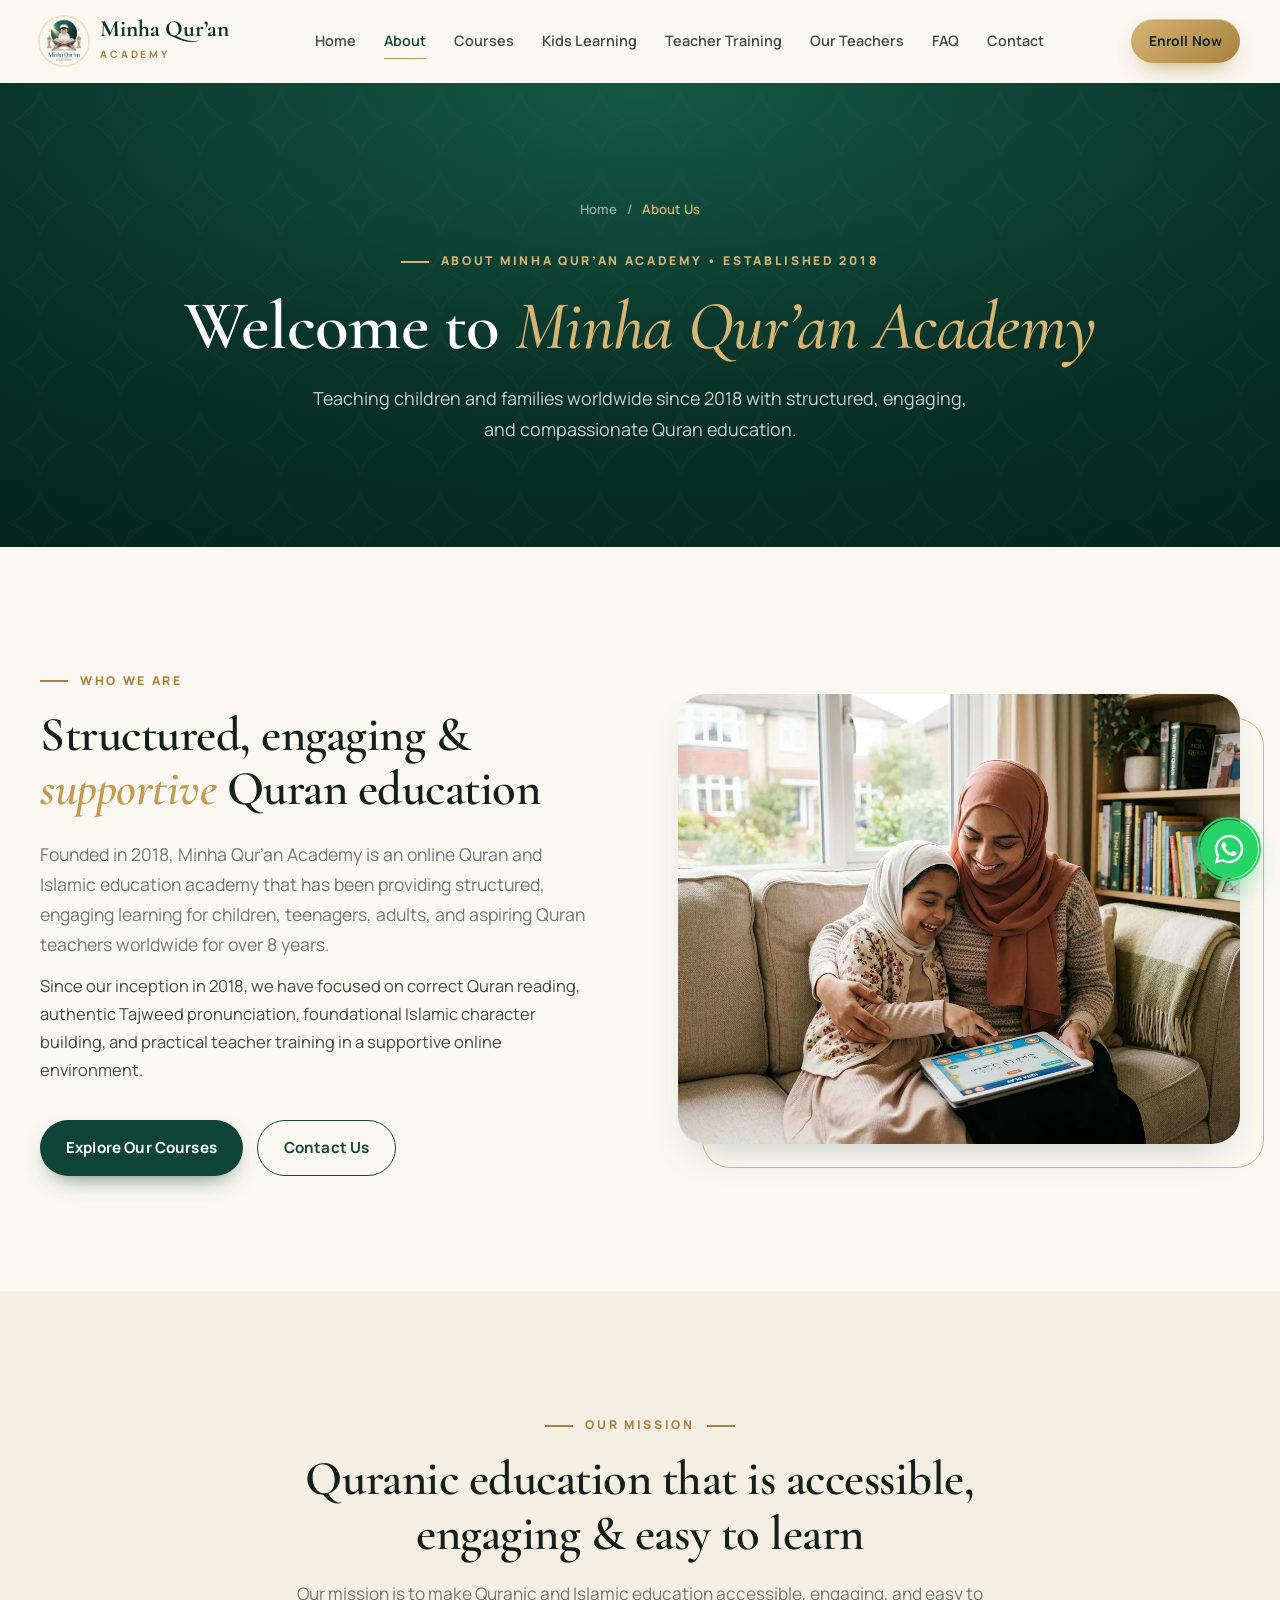
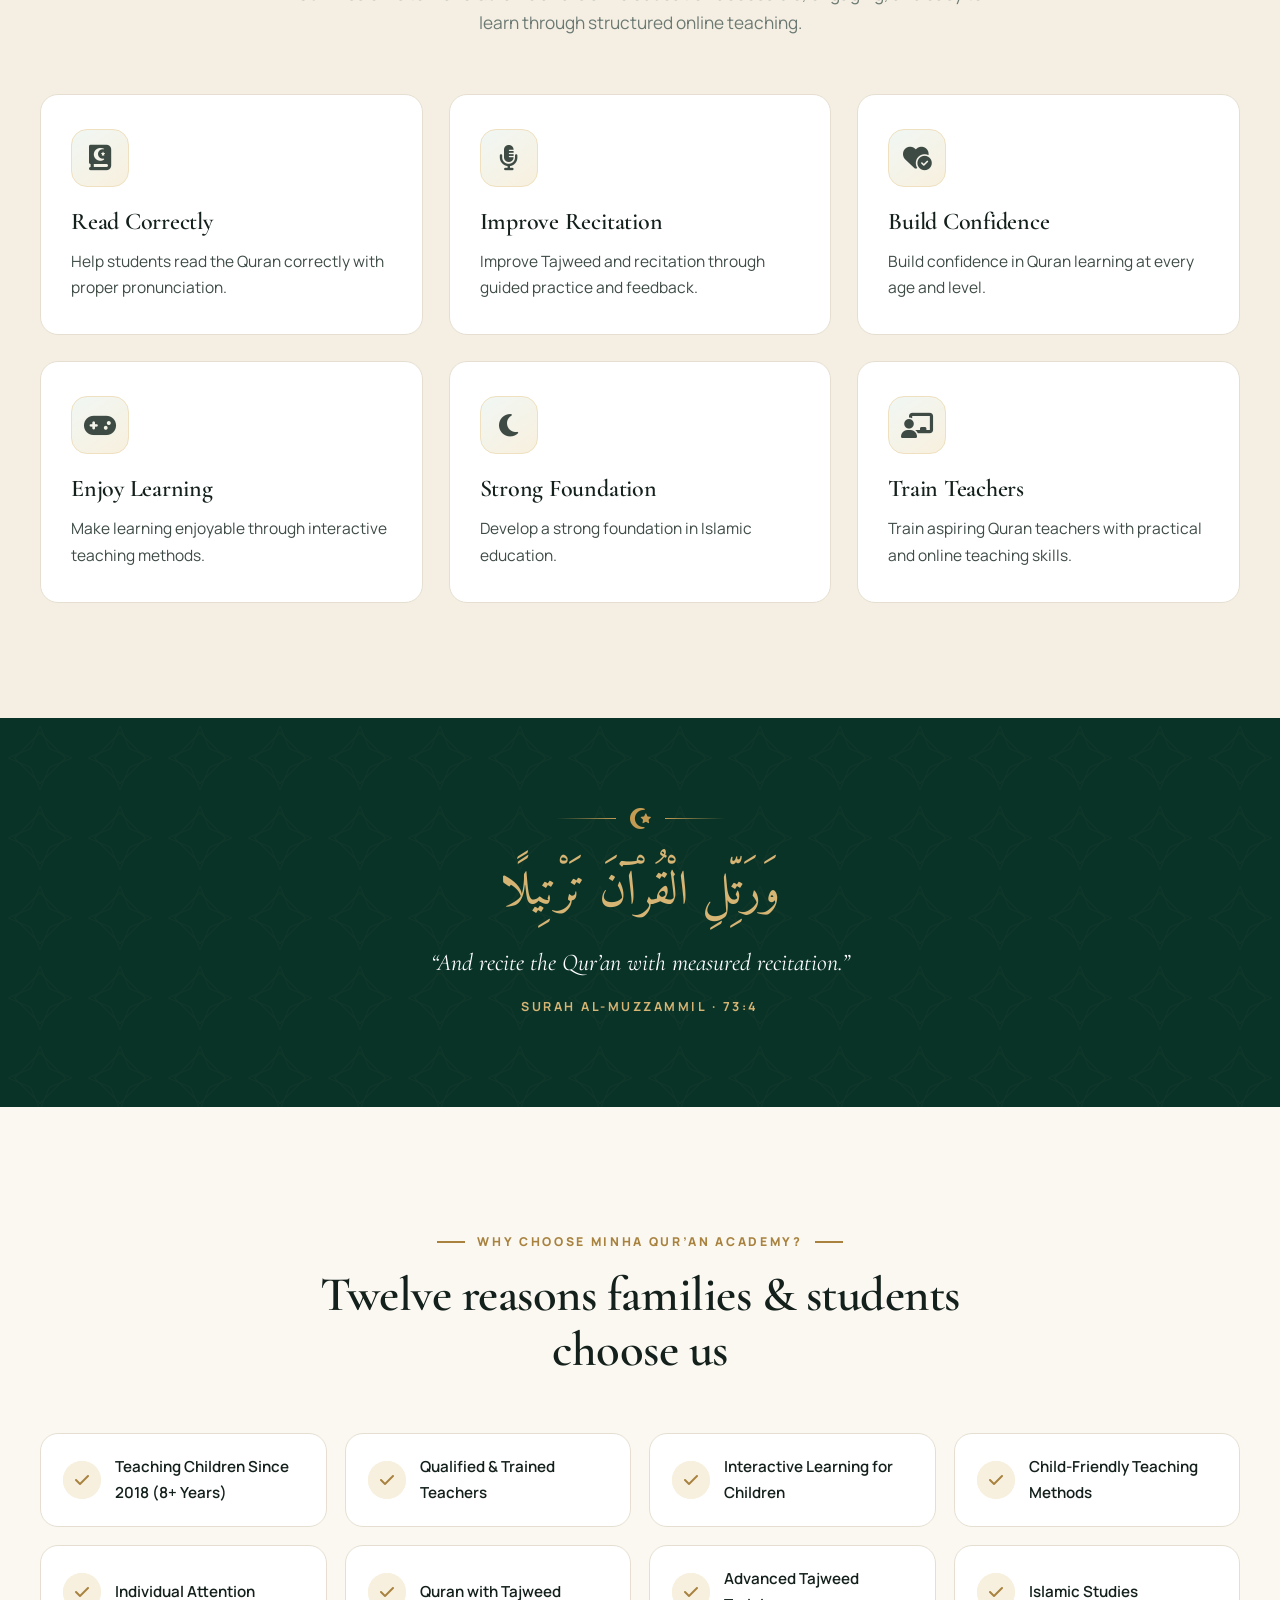
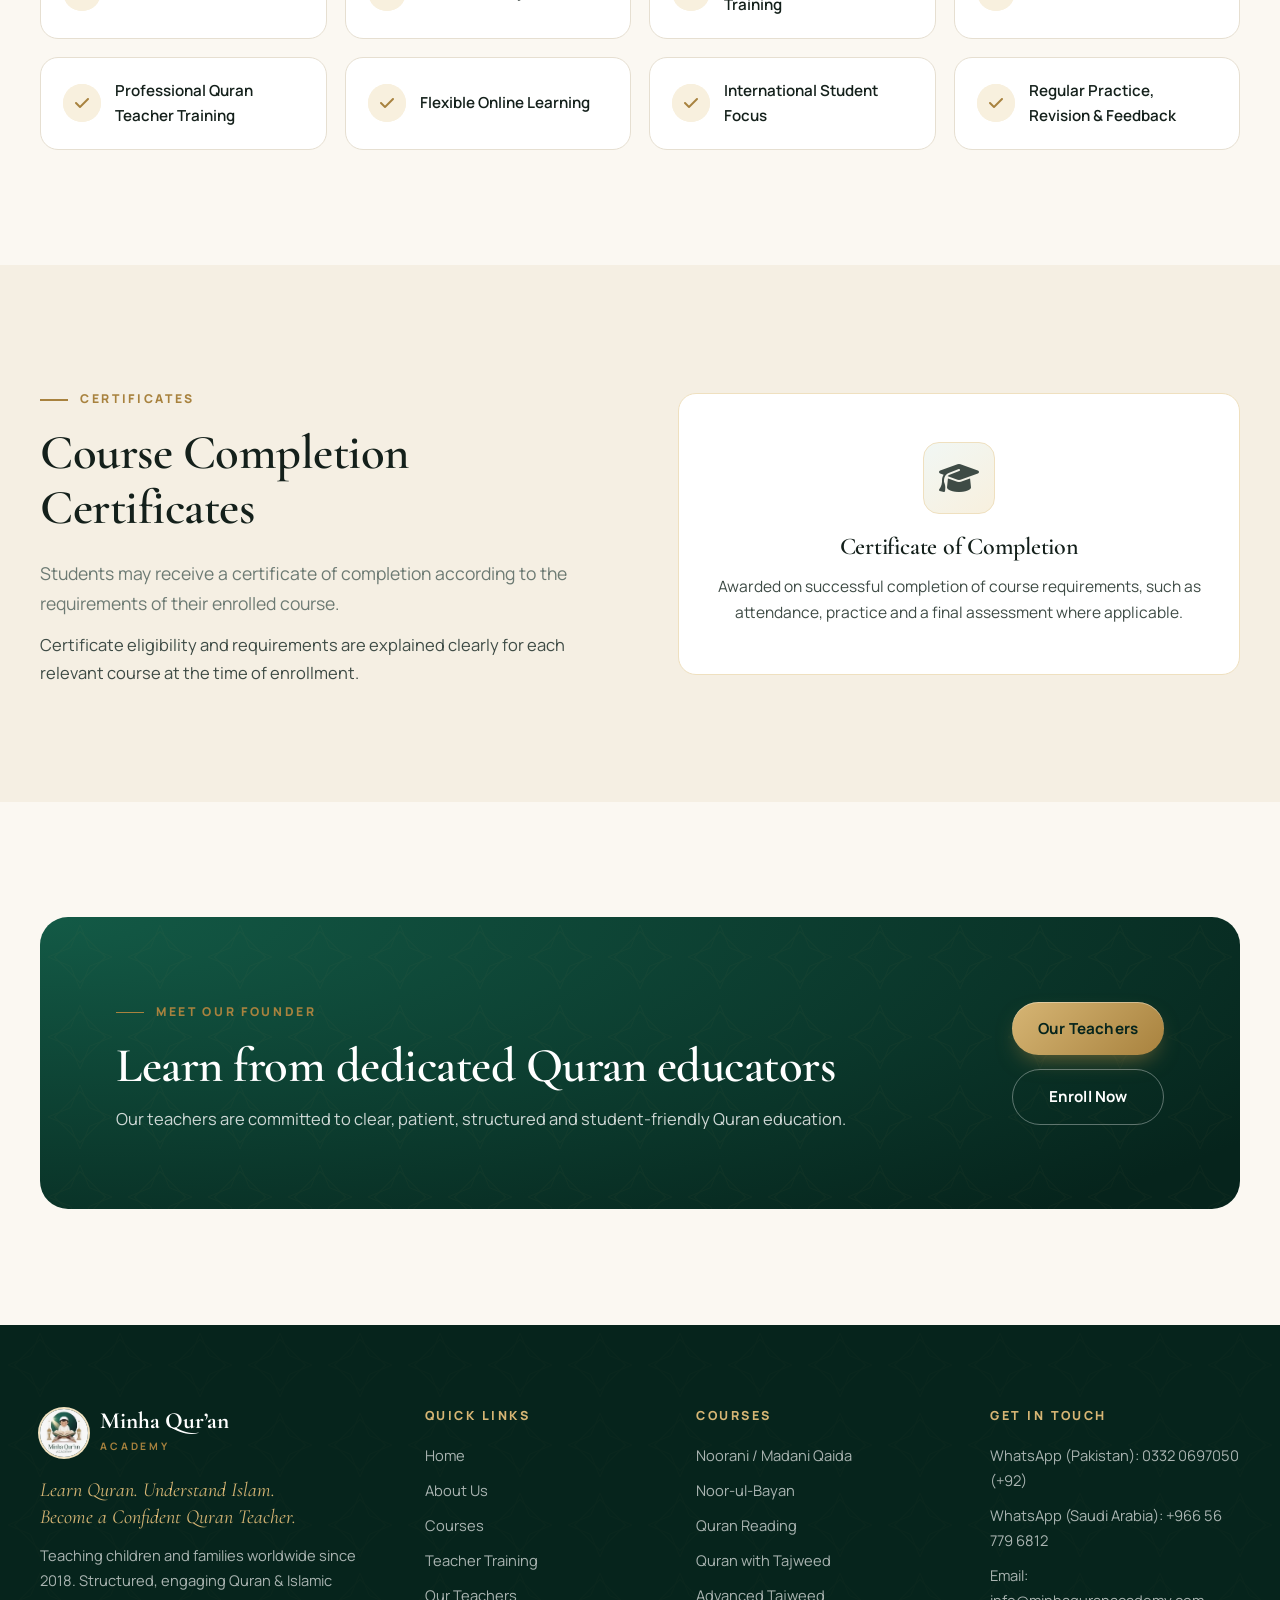
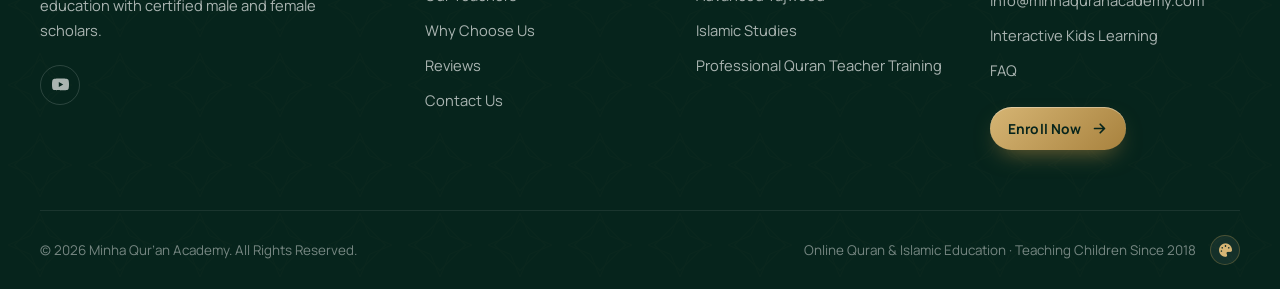
<file: about.html>
<!DOCTYPE html>
<html lang="en">

<head>
  <meta charset="UTF-8">
  <meta name="viewport" content="width=device-width, initial-scale=1.0">
  <title>About Us | Mission, Vision &amp; Teaching Methodology | Minha Qur’an Academy</title>
  <meta name="description"
    content="Discover Minha Qur’an Academy's mission, values, and pedagogical approach to delivering accessible, authentic Quranic and Islamic education globally.">
  <meta name="keywords"
    content="About Minha Quran Academy, Online Quran Institute, Islamic Education Academy, Quran Learning Mission">
  <meta name="author" content="Minha Qur’an Academy">
  <meta name="robots" content="index, follow, max-image-preview:large, max-snippet:-1, max-video-preview:-1">
  <meta name="theme-color" content="#0a3328">
  <link rel="canonical" href="https://minhaquranacademy.com/about.html">

  <!-- Open Graph / Facebook -->
  <meta property="og:type" content="website">
  <meta property="og:locale" content="en_US">
  <meta property="og:site_name" content="Minha Qur’an Academy">
  <meta property="og:url" content="https://minhaquranacademy.com/about.html">
  <meta property="og:title" content="About Us | Our Mission, Vision &amp; Teaching Methodology">
  <meta property="og:description"
    content="Discover Minha Qur’an Academy's mission, values, and pedagogical approach to delivering accessible, authentic Quranic and Islamic education globally.">
  <meta property="og:image" content="https://minhaquranacademy.com/assets/images/family-learning_og.jpg">
  <meta property="og:image:secure_url" content="https://minhaquranacademy.com/assets/images/family-learning_og.jpg">
  <meta property="og:image:type" content="image/jpeg">
  <meta property="og:image:width" content="1200">
  <meta property="og:image:height" content="630">
  <meta property="og:image:alt" content="About Minha Qur'an Academy — Family Quran Learning">

  <!-- Twitter Card -->
  <meta name="twitter:card" content="summary_large_image">
  <meta name="twitter:url" content="https://minhaquranacademy.com/about.html">
  <meta name="twitter:title" content="About Us | Our Mission, Vision &amp; Teaching Methodology">
  <meta name="twitter:description"
    content="Discover Minha Qur’an Academy's mission, values, and pedagogical approach to delivering accessible, authentic Quranic and Islamic education globally.">
  <meta name="twitter:image" content="https://minhaquranacademy.com/assets/images/family-learning_og.jpg">

  <link rel="icon" type="image/webp" href="assets/images/logo.webp">
  <link rel="stylesheet" href="assets/css/main.css?v=20261110_1">
  <link rel="preconnect" href="https://fonts.googleapis.com">
  <link rel="preconnect" href="https://fonts.gstatic.com" crossorigin>
  <link
    href="https://fonts.googleapis.com/css2?family=Amiri:wght@400;700&family=Cormorant+Garamond:ital,wght@0,500;0,600;0,700;1,500;1,600&family=Fredoka:wght@500;600&family=Manrope:wght@400;500;600;700;800&display=swap"
    rel="stylesheet" media="print" onload="this.media='all'">
  <!-- Font Awesome Icons -->
  <link rel="stylesheet" href="https://cdnjs.cloudflare.com/ajax/libs/font-awesome/6.5.2/css/all.min.css" integrity="sha512-SnH5WK+bZxgPHs44uWIX+LLJAJ9/2PkPKZ5QiAj6Ta86w+fsb2TkcmfRyVX3pBnMFcV7oQPJkl9QevSCWr3W6A==" crossorigin="anonymous" referrerpolicy="no-referrer" media="print" onload="this.media='all'">
  <noscript>
    <link rel="stylesheet" href="https://fonts.googleapis.com/css2?family=Amiri:wght@400;700&family=Cormorant+Garamond:ital,wght@0,500;0,600;0,700;1,500;1,600&family=Fredoka:wght@500;600&family=Manrope:wght@400;500;600;700;800&display=swap">
    <link rel="stylesheet" href="https://cdnjs.cloudflare.com/ajax/libs/font-awesome/6.5.2/css/all.min.css">
  </noscript>

  <!-- Structured Data: BreadcrumbList and AboutPage -->
  <script type="application/ld+json">
  {
    "@context": "https://schema.org",
    "@graph": [
      {
        "@type": "AboutPage",
        "@id": "https://minhaquranacademy.com/about.html",
        "url": "https://minhaquranacademy.com/about.html",
        "name": "About Us | Our Mission, Vision & Teaching Methodology",
        "description": "Discover Minha Qur’an Academy's mission, values, and pedagogical approach to delivering accessible, authentic Quranic and Islamic education globally.",
        "isPartOf": {
          "@type": "WebSite",
          "@id": "https://minhaquranacademy.com/#website"
        },
        "about": {
          "@type": "EducationalOrganization",
          "name": "Minha Qur’an Academy",
          "url": "https://minhaquranacademy.com/",
          "foundingDate": "2018"
        }
      },
      {
        "@type": "BreadcrumbList",
        "@id": "https://minhaquranacademy.com/about.html#breadcrumb",
        "itemListElement": [
          {
            "@type": "ListItem",
            "position": 1,
            "name": "Home",
            "item": "https://minhaquranacademy.com/"
          },
          {
            "@type": "ListItem",
            "position": 2,
            "name": "About Us",
            "item": "https://minhaquranacademy.com/about.html"
          }
        ]
      }
    ]
  }
  </script>
</head>

<body data-page="about">
  <header id="site-header"></header>

  <main>
    <section class="page-hero">
      <div class="container">
        <nav class="breadcrumb" aria-label="Breadcrumb"><a href="index.html">Home</a><span>/</span><span>About Us</span>
        </nav>
        <span class="eyebrow">About Minha Qur’an Academy • Established 2018</span>
        <h1>Welcome to <em>Minha Qur’an Academy</em></h1>
        <p>Teaching children and families worldwide since 2018 with structured, engaging, and compassionate Quran education.</p>
      </div>
    </section>

    <!-- WELCOME -->
    <section class="section">
      <div class="container split">
        <div class="reveal">
          <span class="eyebrow">Who We Are</span>
          <h2>Structured, engaging &amp; <span class="gold-text">supportive</span> Quran education</h2>
          <p class="lead mt-2">Founded in 2018, Minha Qur’an Academy is an online Quran and Islamic education academy that has been providing structured, engaging learning for children, teenagers, adults, and aspiring Quran teachers worldwide for over 8 years.</p>
          <p class="mt-1">Since our inception in 2018, we have focused on correct Quran reading, authentic Tajweed pronunciation, foundational Islamic character building, and practical teacher training in a supportive online environment.</p>
          <div class="btn-row mt-3">
            <a href="courses.html" class="btn btn-emerald">Explore Our Courses</a>
            <a href="contact.html" class="btn btn-outline">Contact Us</a>
          </div>
        </div>
        <div class="img-accent reveal d1">
          <div class="img-frame"><img src="assets/images/family-learning_opt.webp"
              alt="Mother and daughter enjoying Quran learning together at home" loading="lazy" decoding="async" width="1200"
              height="896"></div>
        </div>
      </div>
    </section>

    <!-- MISSION -->
    <section class="section section-cream">
      <div class="container">
        <div class="section-head center reveal">
          <span class="eyebrow">Our Mission</span>
          <h2>Quranic education that is accessible, engaging &amp; easy to learn</h2>
          <p>Our mission is to make Quranic and Islamic education accessible, engaging, and easy to learn through
            structured online teaching.</p>
        </div>
        <div class="grid grid-3">
          <div class="card reveal">
            <div class="card-icon"><i class="fa-solid fa-book-quran"></i></div>
            <h3>Read Correctly</h3>
            <p>Help students read the Quran correctly with proper pronunciation.</p>
          </div>
          <div class="card reveal d1">
            <div class="card-icon"><i class="fa-solid fa-microphone-lines"></i></div>
            <h3>Improve Recitation</h3>
            <p>Improve Tajweed and recitation through guided practice and feedback.</p>
          </div>
          <div class="card reveal d2">
            <div class="card-icon"><i class="fa-solid fa-heart-circle-check"></i></div>
            <h3>Build Confidence</h3>
            <p>Build confidence in Quran learning at every age and level.</p>
          </div>
          <div class="card reveal">
            <div class="card-icon"><i class="fa-solid fa-gamepad"></i></div>
            <h3>Enjoy Learning</h3>
            <p>Make learning enjoyable through interactive teaching methods.</p>
          </div>
          <div class="card reveal d1">
            <div class="card-icon"><i class="fa-solid fa-moon"></i></div>
            <h3>Strong Foundation</h3>
            <p>Develop a strong foundation in Islamic education.</p>
          </div>
          <div class="card reveal d2">
            <div class="card-icon"><i class="fa-solid fa-chalkboard-user"></i></div>
            <h3>Train Teachers</h3>
            <p>Train aspiring Quran teachers with practical and online teaching skills.</p>
          </div>
        </div>
      </div>
    </section>

    <!-- VERSE -->
    <section class="section section-dark" style="padding:90px 0">
      <div class="container verse reveal" style="position:relative">
        <div class="divider-ornament"><i class="fa-solid fa-star-and-crescent" style="font-size:1.3rem"></i></div>
        <div class="arabic">وَرَتِّلِ الْقُرْآنَ تَرْتِيلًا</div>
        <p>“And recite the Qur’an with measured recitation.”</p>
        <small>Surah Al-Muzzammil · 73:4</small>
      </div>
    </section>

    <!-- WHY CHOOSE -->
    <section class="section" id="why-choose">
      <div class="container">
        <div class="section-head center reveal">
          <span class="eyebrow">Why Choose Minha Qur’an Academy?</span>
          <h2>Twelve reasons families &amp; students choose us</h2>
        </div>
        <div class="why-grid">
          <div class="why-item reveal"><i><i class="fa-solid fa-check"></i></i>Teaching Children Since 2018 (8+ Years)</div>
          <div class="why-item reveal d1"><i><i class="fa-solid fa-check"></i></i>Qualified &amp; Trained Teachers</div>
          <div class="why-item reveal d2"><i><i class="fa-solid fa-check"></i></i>Interactive Learning for Children</div>
          <div class="why-item reveal d3"><i><i class="fa-solid fa-check"></i></i>Child-Friendly Teaching Methods</div>
          <div class="why-item reveal"><i><i class="fa-solid fa-check"></i></i>Individual Attention</div>
          <div class="why-item reveal d1"><i><i class="fa-solid fa-check"></i></i>Quran with Tajweed</div>
          <div class="why-item reveal d2"><i><i class="fa-solid fa-check"></i></i>Advanced Tajweed Training</div>
          <div class="why-item reveal d3"><i><i class="fa-solid fa-check"></i></i>Islamic Studies</div>
          <div class="why-item reveal"><i><i class="fa-solid fa-check"></i></i>Professional Quran Teacher Training</div>
          <div class="why-item reveal d1"><i><i class="fa-solid fa-check"></i></i>Flexible Online Learning</div>
          <div class="why-item reveal d2"><i><i class="fa-solid fa-check"></i></i>International Student Focus</div>
          <div class="why-item reveal d3"><i><i class="fa-solid fa-check"></i></i>Regular Practice, Revision &amp; Feedback</div>
        </div>
      </div>
    </section>

    <!-- CERTIFICATES -->
    <section class="section section-cream" id="certificates">
      <div class="container split">
        <div class="reveal">
          <span class="eyebrow">Certificates</span>
          <h2>Course Completion Certificates</h2>
          <p class="lead mt-2">Students may receive a certificate of completion according to the requirements of their
            enrolled course.</p>
          <p class="mt-1">Certificate eligibility and requirements are explained clearly for each relevant course at the
            time of enrollment.</p>
        </div>
        <div class="card reveal d1" style="text-align:center;padding:48px 36px;border-color:var(--gold-200)">
          <div class="card-icon" style="margin:0 auto 20px;width:72px;height:72px;font-size:2rem"><i class="fa-solid fa-graduation-cap"></i></div>
          <h3>Certificate of Completion</h3>
          <p>Awarded on successful completion of course requirements, such as attendance, practice and a final
            assessment where applicable.</p>
        </div>
      </div>
    </section>

    <!-- CTA -->
    <section class="section">
      <div class="container">
        <div class="cta-band reveal">
          <div>
            <span class="eyebrow">Meet Our Founder</span>
            <h2>Learn from dedicated Quran educators</h2>
            <p>Our teachers are committed to clear, patient, structured and student-friendly Quran education.</p>
          </div>
          <div class="hero-ctas" style="flex-direction:column;align-items:stretch">
            <a href="teachers.html" class="btn btn-gold">Our Teachers</a>
            <a href="enroll.html" class="btn btn-ghost-light">Enroll Now</a>
          </div>
        </div>
      </div>
    </section>
  </main>

  <footer id="site-footer"></footer>
  <script src="assets/js/main.js?v=20261110_1"></script>
</body>

</html>
</file>
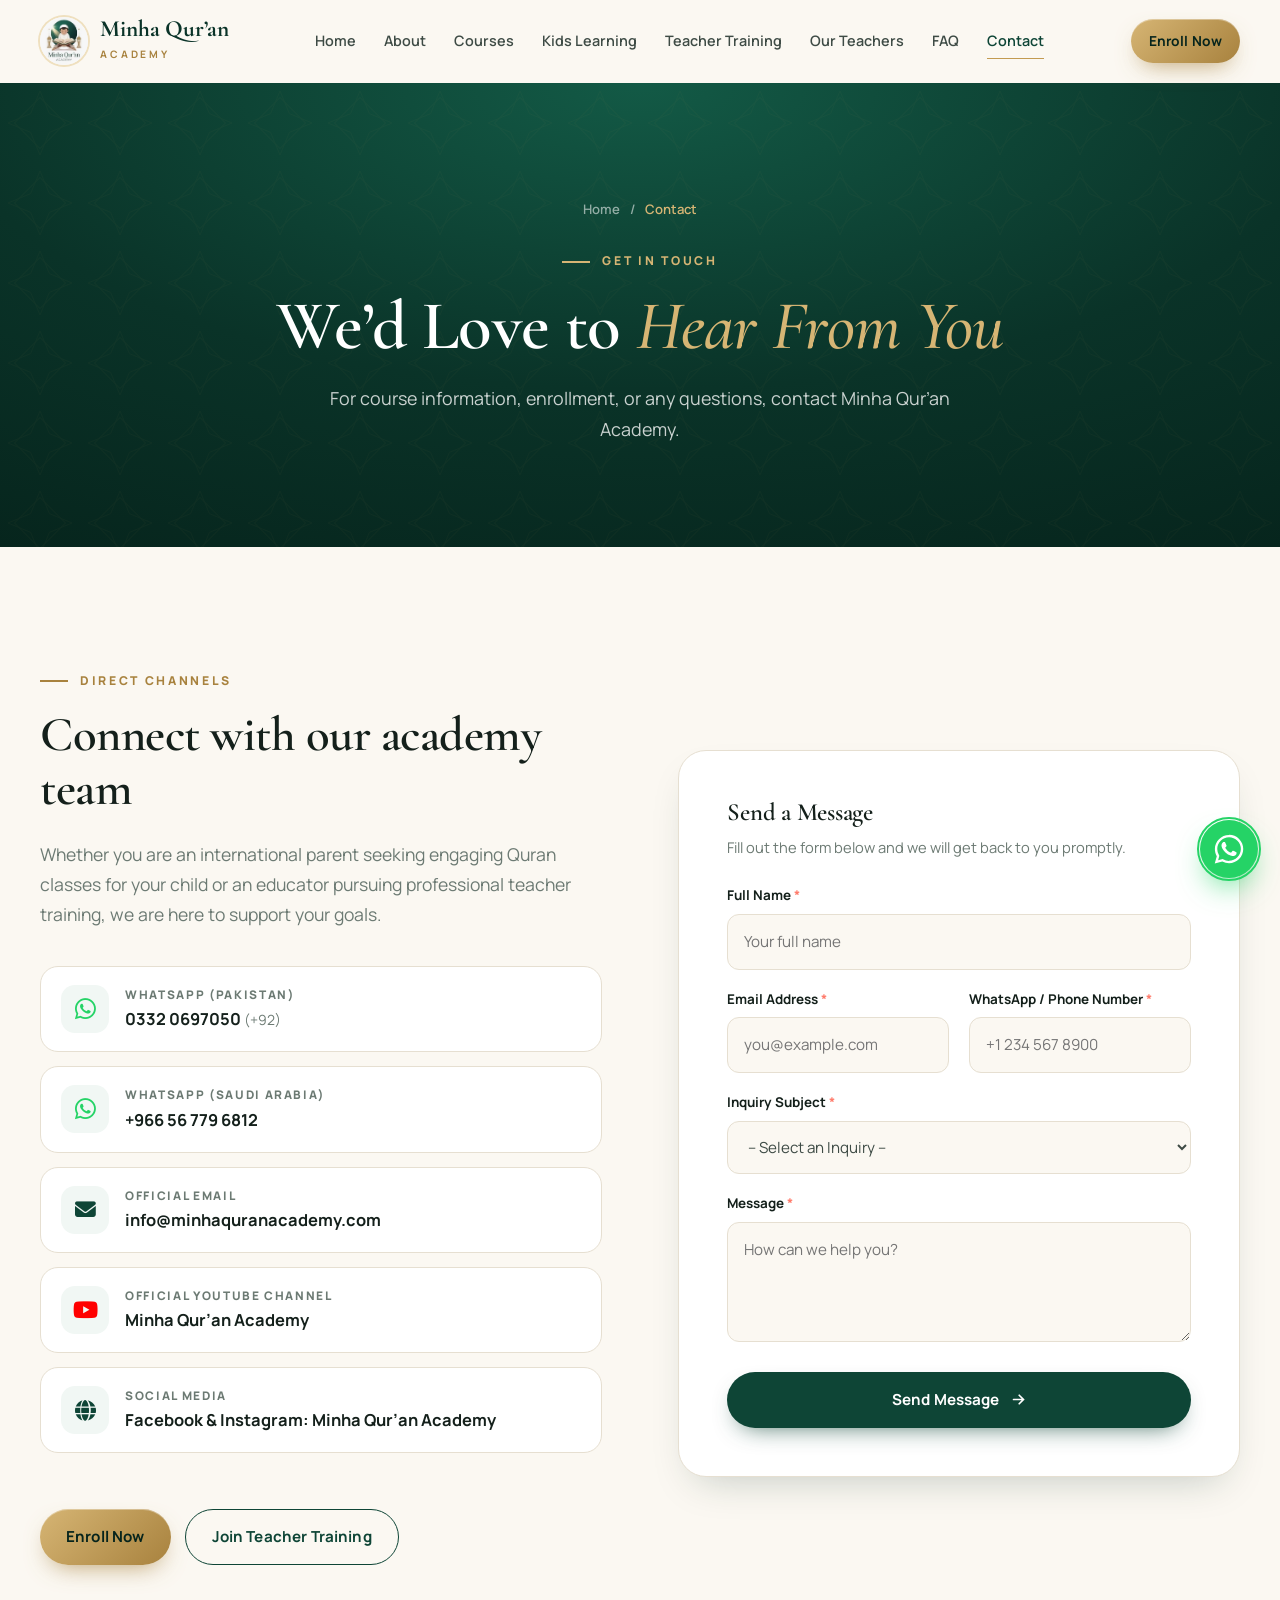
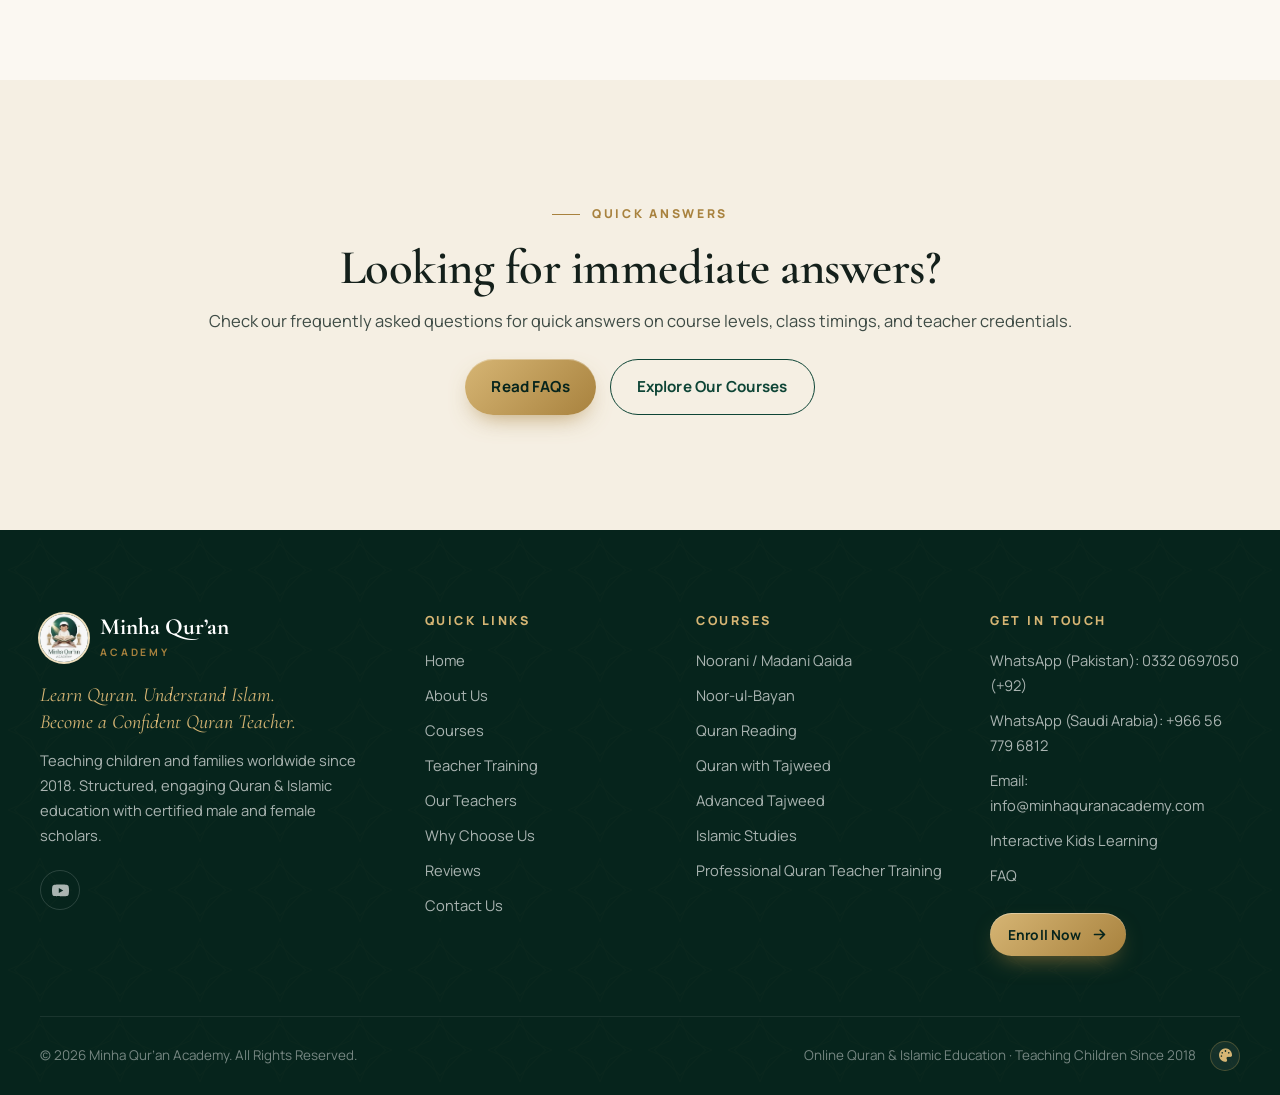
<file: contact.html>
<!DOCTYPE html>
<html lang="en">

<head>
  <meta charset="UTF-8">
  <meta name="viewport" content="width=device-width, initial-scale=1.0">
  <title>Contact Us | WhatsApp &amp; Inquiries | Minha Qur’an Academy</title>
  <meta name="description"
    content="Contact Minha Qur’an Academy via WhatsApp or email for course inquiries, scheduling, or support. Direct response branches for Pakistan, Gulf, and Western students.">
  <meta name="keywords" content="Contact Minha Qur'an Academy, Online Quran Academy Contact, WhatsApp Quran Teacher, Quran Academy Phone Number">
  <meta name="author" content="Minha Qur’an Academy">
  <meta name="robots" content="index, follow, max-image-preview:large, max-snippet:-1, max-video-preview:-1">
  <meta name="theme-color" content="#0a3328">
  <link rel="canonical" href="https://minhaquranacademy.com/contact.html">

  <!-- Open Graph / Facebook -->
  <meta property="og:type" content="website">
  <meta property="og:locale" content="en_US">
  <meta property="og:site_name" content="Minha Qur’an Academy">
  <meta property="og:url" content="https://minhaquranacademy.com/contact.html">
  <meta property="og:title" content="Contact Us | WhatsApp &amp; Inquiries | Minha Qur’an Academy">
  <meta property="og:description"
    content="Contact Minha Qur’an Academy via WhatsApp or email for course inquiries, scheduling, or support. Direct response branches for Pakistan, Gulf, and Western students.">
  <meta property="og:image" content="https://minhaquranacademy.com/assets/images/hero-learning_og.jpg">
  <meta property="og:image:secure_url" content="https://minhaquranacademy.com/assets/images/hero-learning_og.jpg">
  <meta property="og:image:type" content="image/jpeg">
  <meta property="og:image:width" content="1200">
  <meta property="og:image:height" content="630">
  <meta property="og:image:alt" content="Contact Minha Qur'an Academy">

  <!-- Twitter Card -->
  <meta name="twitter:card" content="summary_large_image">
  <meta name="twitter:url" content="https://minhaquranacademy.com/contact.html">
  <meta name="twitter:title" content="Contact Us | WhatsApp &amp; Inquiries | Minha Qur’an Academy">
  <meta name="twitter:description"
    content="Contact Minha Qur’an Academy via WhatsApp or email for course inquiries, scheduling, or support. Direct response branches for Pakistan, Gulf, and Western students.">
  <meta name="twitter:image" content="https://minhaquranacademy.com/assets/images/hero-learning_og.jpg">

  <link rel="icon" type="image/webp" href="assets/images/logo.webp">
  <link rel="stylesheet" href="assets/css/main.css?v=20261110_1">
  <link rel="preconnect" href="https://fonts.googleapis.com">
  <link rel="preconnect" href="https://fonts.gstatic.com" crossorigin>
  <link
    href="https://fonts.googleapis.com/css2?family=Amiri:wght@400;700&family=Cormorant+Garamond:ital,wght@0,500;0,600;0,700;1,500;1,600&family=Fredoka:wght@500;600&family=Manrope:wght@400;500;600;700;800&display=swap"
    rel="stylesheet" media="print" onload="this.media='all'">
  <!-- Font Awesome Icons -->
  <link rel="stylesheet" href="https://cdnjs.cloudflare.com/ajax/libs/font-awesome/6.5.2/css/all.min.css" integrity="sha512-SnH5WK+bZxgPHs44uWIX+LLJAJ9/2PkPKZ5QiAj6Ta86w+fsb2TkcmfRyVX3pBnMFcV7oQPJkl9QevSCWr3W6A==" crossorigin="anonymous" referrerpolicy="no-referrer" media="print" onload="this.media='all'">
  <noscript>
    <link rel="stylesheet" href="https://fonts.googleapis.com/css2?family=Amiri:wght@400;700&family=Cormorant+Garamond:ital,wght@0,500;0,600;0,700;1,500;1,600&family=Fredoka:wght@500;600&family=Manrope:wght@400;500;600;700;800&display=swap">
    <link rel="stylesheet" href="https://cdnjs.cloudflare.com/ajax/libs/font-awesome/6.5.2/css/all.min.css">
  </noscript>

  <!-- Structured Data: ContactPage and BreadcrumbList -->
  <script type="application/ld+json">
  {
    "@context": "https://schema.org",
    "@graph": [
      {
        "@type": "ContactPage",
        "@id": "https://minhaquranacademy.com/contact.html",
        "url": "https://minhaquranacademy.com/contact.html",
        "name": "Contact Us | WhatsApp & Inquiries | Minha Qur’an Academy",
        "description": "Contact Minha Qur’an Academy via WhatsApp or email for course inquiries, scheduling, or support.",
        "isPartOf": {
          "@type": "WebSite",
          "@id": "https://minhaquranacademy.com/#website"
        }
      },
      {
        "@type": "BreadcrumbList",
        "@id": "https://minhaquranacademy.com/contact.html#breadcrumb",
        "itemListElement": [
          {
            "@type": "ListItem",
            "position": 1,
            "name": "Home",
            "item": "https://minhaquranacademy.com/"
          },
          {
            "@type": "ListItem",
            "position": 2,
            "name": "Contact",
            "item": "https://minhaquranacademy.com/contact.html"
          }
        ]
      }
    ]
  }
  </script>
</head>

<body data-page="contact">
  <header id="site-header"></header>

  <main>
    <section class="page-hero">
      <div class="container">
        <nav class="breadcrumb" aria-label="Breadcrumb"><a href="index.html">Home</a><span>/</span><span>Contact</span>
        </nav>
        <span class="eyebrow">Get In Touch</span>
        <h1>We’d Love to <em>Hear From You</em></h1>
        <p>For course information, enrollment, or any questions, contact Minha Qur’an Academy.</p>
      </div>
    </section>

    <!-- CONTACT DETAILS & FORM -->
    <section class="section">
      <div class="container split">
        <!-- Contact Info Side -->
        <div class="reveal">
          <span class="eyebrow">Direct Channels</span>
          <h2>Connect with our academy team</h2>
          <p class="lead mt-2">Whether you are an international parent seeking engaging Quran classes for your child or
            an educator pursuing professional teacher training, we are here to support your goals.</p>

          <div class="contact-list mt-3">
            <a href="https://wa.me/923320697050?text=Assalamu%20Alaikum,%20I%20would%20like%20to%20know%20more%20about%20Minha%20Qur%E2%80%99an%20Academy."
              target="_blank" rel="noopener noreferrer" class="contact-item">
              <div class="ci-icon"><i class="fa-brands fa-whatsapp" style="color:#25d366;font-size:1.5rem"></i></div>
              <div>
                <small>WhatsApp (Pakistan)</small>
                <strong>0332 0697050 <span style="font-weight:400;font-size:0.85em;color:var(--muted);">(+92)</span></strong>
              </div>
            </a>

            <a href="https://wa.me/966567796812?text=Assalamu%20Alaikum,%20I%20would%20like%20to%20know%20more%20about%20Minha%20Qur%E2%80%99an%20Academy."
              target="_blank" rel="noopener noreferrer" class="contact-item">
              <div class="ci-icon"><i class="fa-brands fa-whatsapp" style="color:#25d366;font-size:1.5rem"></i></div>
              <div>
                <small>WhatsApp (Saudi Arabia)</small>
                <strong>+966 56 779 6812</strong>
              </div>
            </a>

            <div class="contact-item">
              <div class="ci-icon"><i class="fa-solid fa-envelope" style="color:var(--emerald-800)"></i></div>
              <div>
                <small>Official Email</small>
                <strong>info@minhaquranacademy.com</strong>
              </div>
            </div>

            <a href="https://www.youtube.com/@MinhaQuranAcademy" target="_blank" rel="noopener noreferrer"
              class="contact-item">
              <div class="ci-icon"><i class="fa-brands fa-youtube" style="color:#ff0000;font-size:1.4rem"></i></div>
              <div>
                <small>Official YouTube Channel</small>
                <strong>Minha Qur’an Academy</strong>
              </div>
            </a>

            <div class="contact-item">
              <div class="ci-icon"><i class="fa-solid fa-globe" style="color:var(--emerald-800)"></i></div>
              <div>
                <small>Social Media</small>
                <strong>Facebook &amp; Instagram: Minha Qur’an Academy</strong>
              </div>
            </div>
          </div>

          <!-- Quick Action Buttons -->
          <div class="btn-row mt-4">
            <a href="enroll.html" class="btn btn-gold">Enroll Now</a>
            <a href="teacher-training.html" class="btn btn-outline">Join Teacher Training</a>
          </div>
        </div>

        <!-- Message Form Side -->
        <div class="form-card reveal d1">
          <h3 style="margin-bottom:8px;">Send a Message</h3>
          <p style="color:var(--muted); font-size:0.92rem; margin-bottom:24px;">Fill out the form below and we will get
            back to you promptly.</p>

          <form action="https://formspree.io/f/mgaoknda" method="POST" data-form="contact" id="contact-form">
            <!-- Formspree Subject & Config -->
            <input type="hidden" name="_subject" value="New Contact Message — Minha Qur'an Academy">
            <input type="hidden" name="_source" value="Minha Quran Academy Website (Contact Form)">
            <div class="form-error" role="alert"></div>

            <div class="form-grid">
              <div class="field full">
                <label for="c_name">Full Name <span class="req">*</span></label>
                <input type="text" id="c_name" name="name" data-label="Full Name" required
                  placeholder="Your full name">
              </div>

              <div class="field">
                <label for="c_email">Email Address <span class="req">*</span></label>
                <input type="email" id="c_email" name="email" data-label="Email Address" required
                  placeholder="you@example.com">
              </div>

              <div class="field">
                <label for="c_phone">WhatsApp / Phone Number <span class="req">*</span></label>
                <input type="tel" id="c_phone" name="phone" data-label="Phone / WhatsApp" required
                  placeholder="+1 234 567 8900">
              </div>

              <div class="field full">
                <label for="c_subject">Inquiry Subject <span class="req">*</span></label>
                <select id="c_subject" name="subject" data-label="Subject" required>
                  <option value="" disabled selected>-- Select an Inquiry --</option>
                  <option value="Course Inquiry">General Course Inquiry</option>
                  <option value="Kids Interactive Classes">Children’s Interactive Quran Classes</option>
                  <option value="Tajweed Course">Tajweed / Advanced Tajweed</option>
                  <option value="Islamic Studies">Islamic Studies</option>
                  <option value="Professional Teacher Training">Professional Teacher Training Course</option>
                  <option value="Other">Other Question</option>
                </select>
              </div>

              <div class="field full">
                <label for="c_message">Message <span class="req">*</span></label>
                <textarea id="c_message" name="message" data-label="Message" required
                  placeholder="How can we help you?"></textarea>
              </div>

              <div class="field full mt-1">
                <button type="submit" class="btn btn-emerald btn-block" style="padding:15px;">
                  <span>Send Message</span>
                  <svg viewBox="0 0 24 24" fill="none" stroke="currentColor" stroke-width="2.4" stroke-linecap="round">
                    <path d="M5 12h14M13 6l6 6-6 6" />
                  </svg>
                </button>
              </div>
            </div>
          </form>

          <div class="form-success">
            <div class="tick"><i class="fa-solid fa-check"></i></div>
            <h3 style="color:var(--emerald-900);">Message Sent</h3>
            <p class="mt-1">Thank you for getting in touch with Minha Qur’an Academy. Our team will review your message
              and reply soon.</p>
          </div>
        </div>
      </div>
    </section>

    <!-- FAQ CALLOUT -->
    <section class="section section-cream">
      <div class="container text-center reveal">
        <span class="eyebrow">Quick Answers</span>
        <h2>Looking for immediate answers?</h2>
        <p class="mt-1">Check our frequently asked questions for quick answers on course levels, class timings, and
          teacher credentials.</p>
        <div class="btn-row center-row mt-2">
          <a href="faq.html" class="btn btn-gold">Read FAQs</a>
          <a href="courses.html" class="btn btn-outline">Explore Our Courses</a>
        </div>
      </div>
    </section>
  </main>

  <footer id="site-footer"></footer>
  <script src="assets/js/main.js?v=20261110_1"></script>
</body>

</html>
</file>
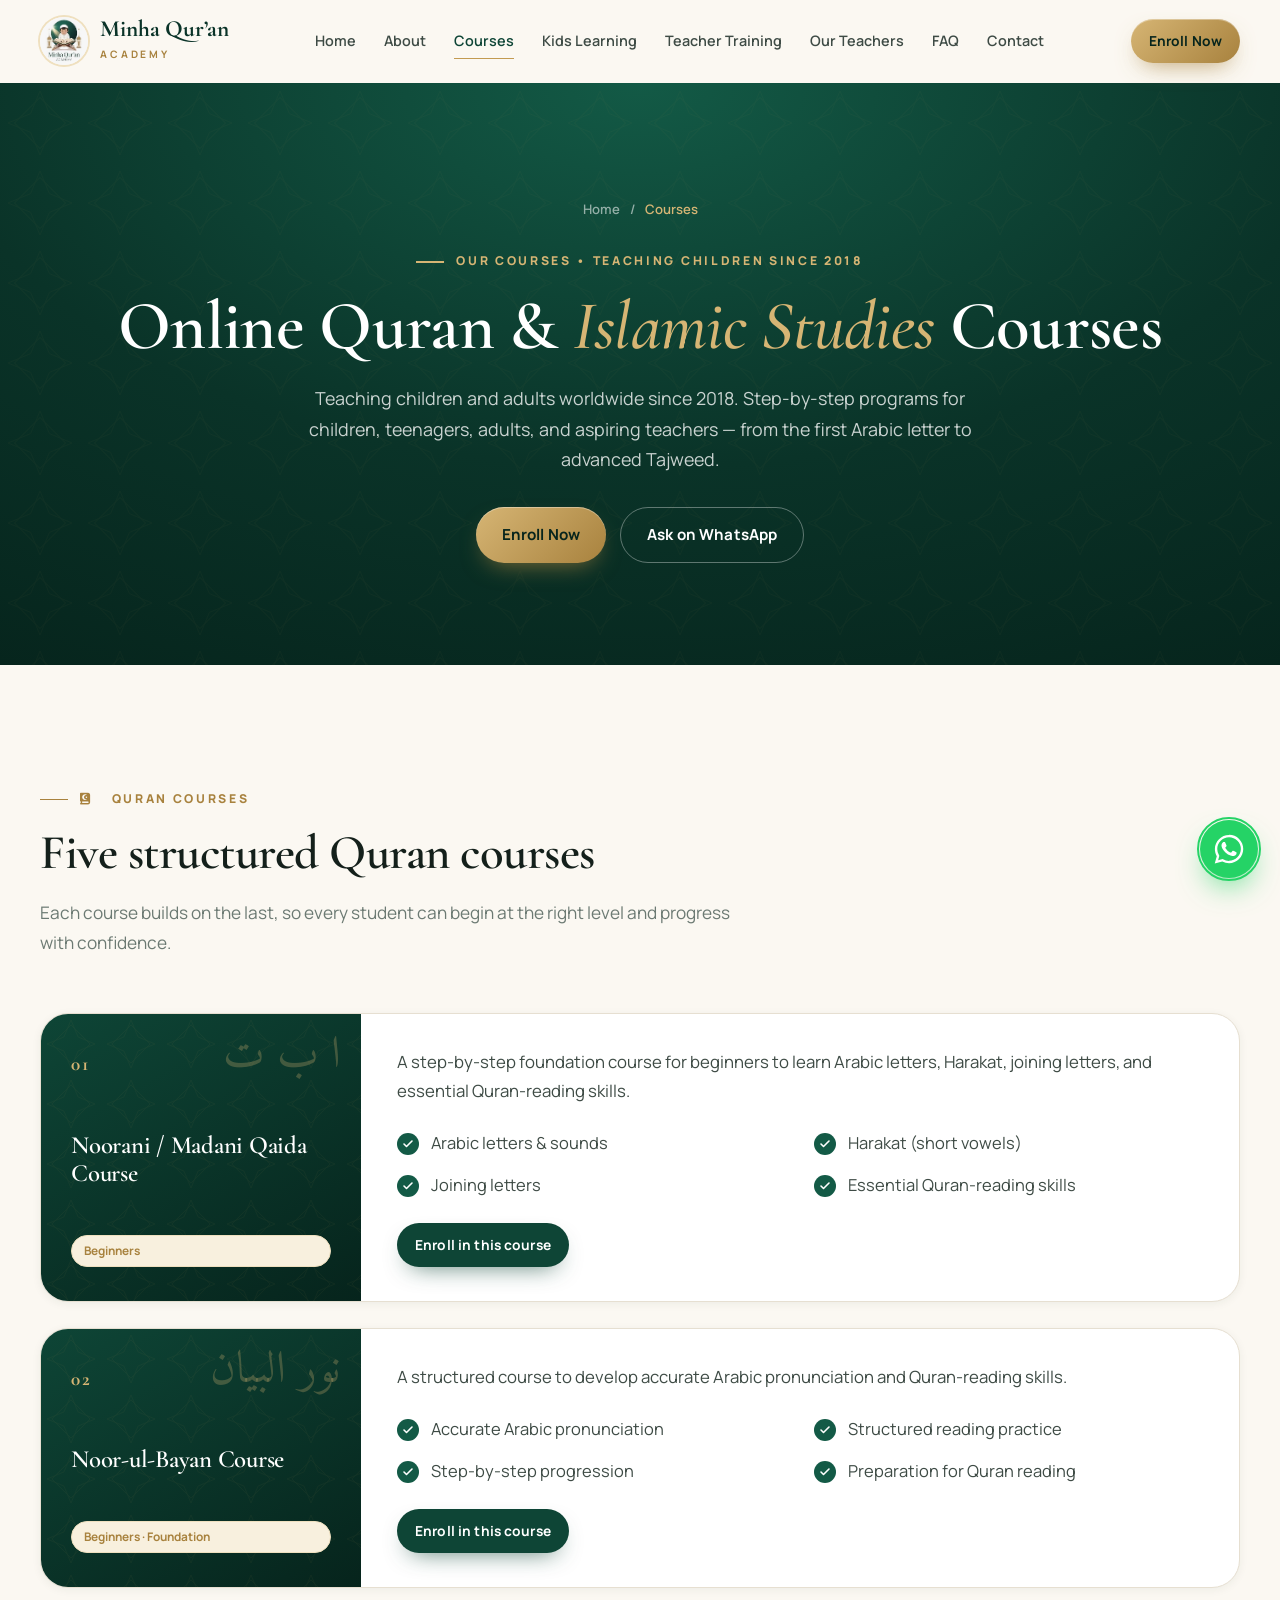
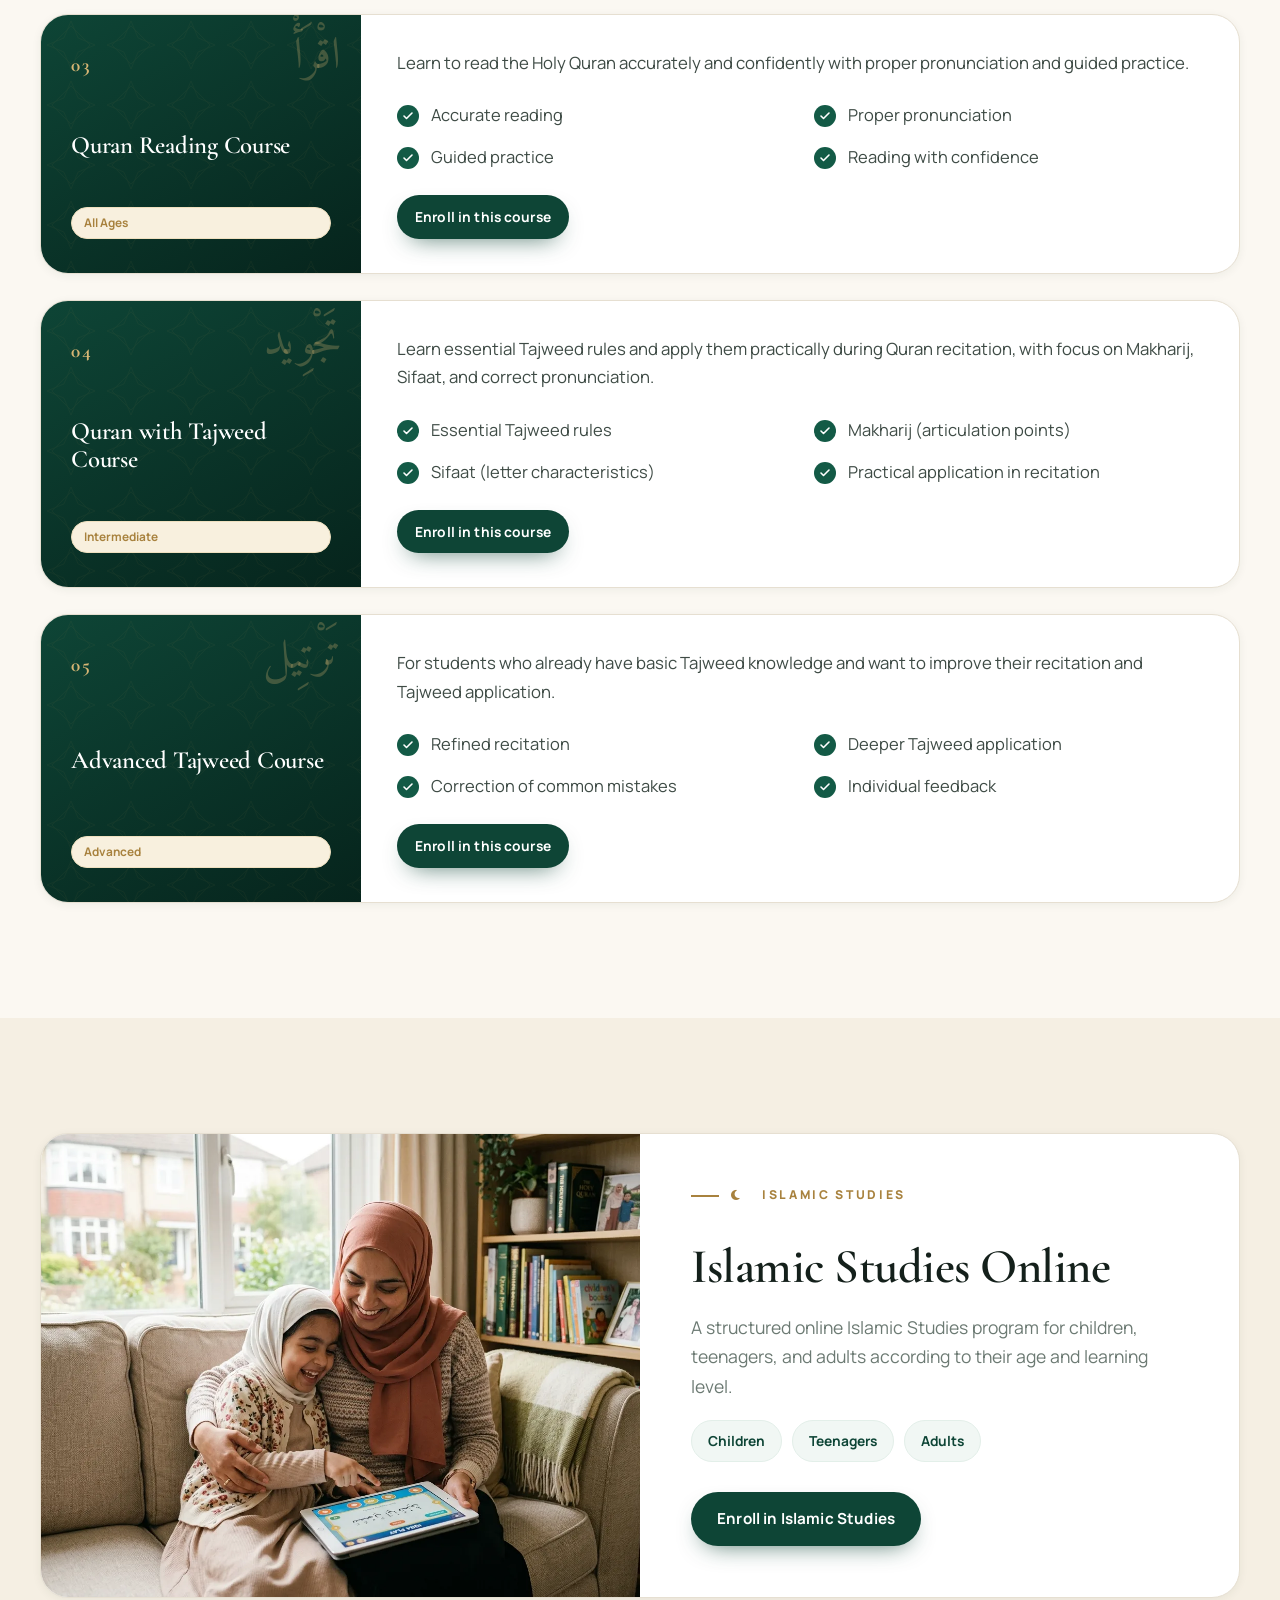
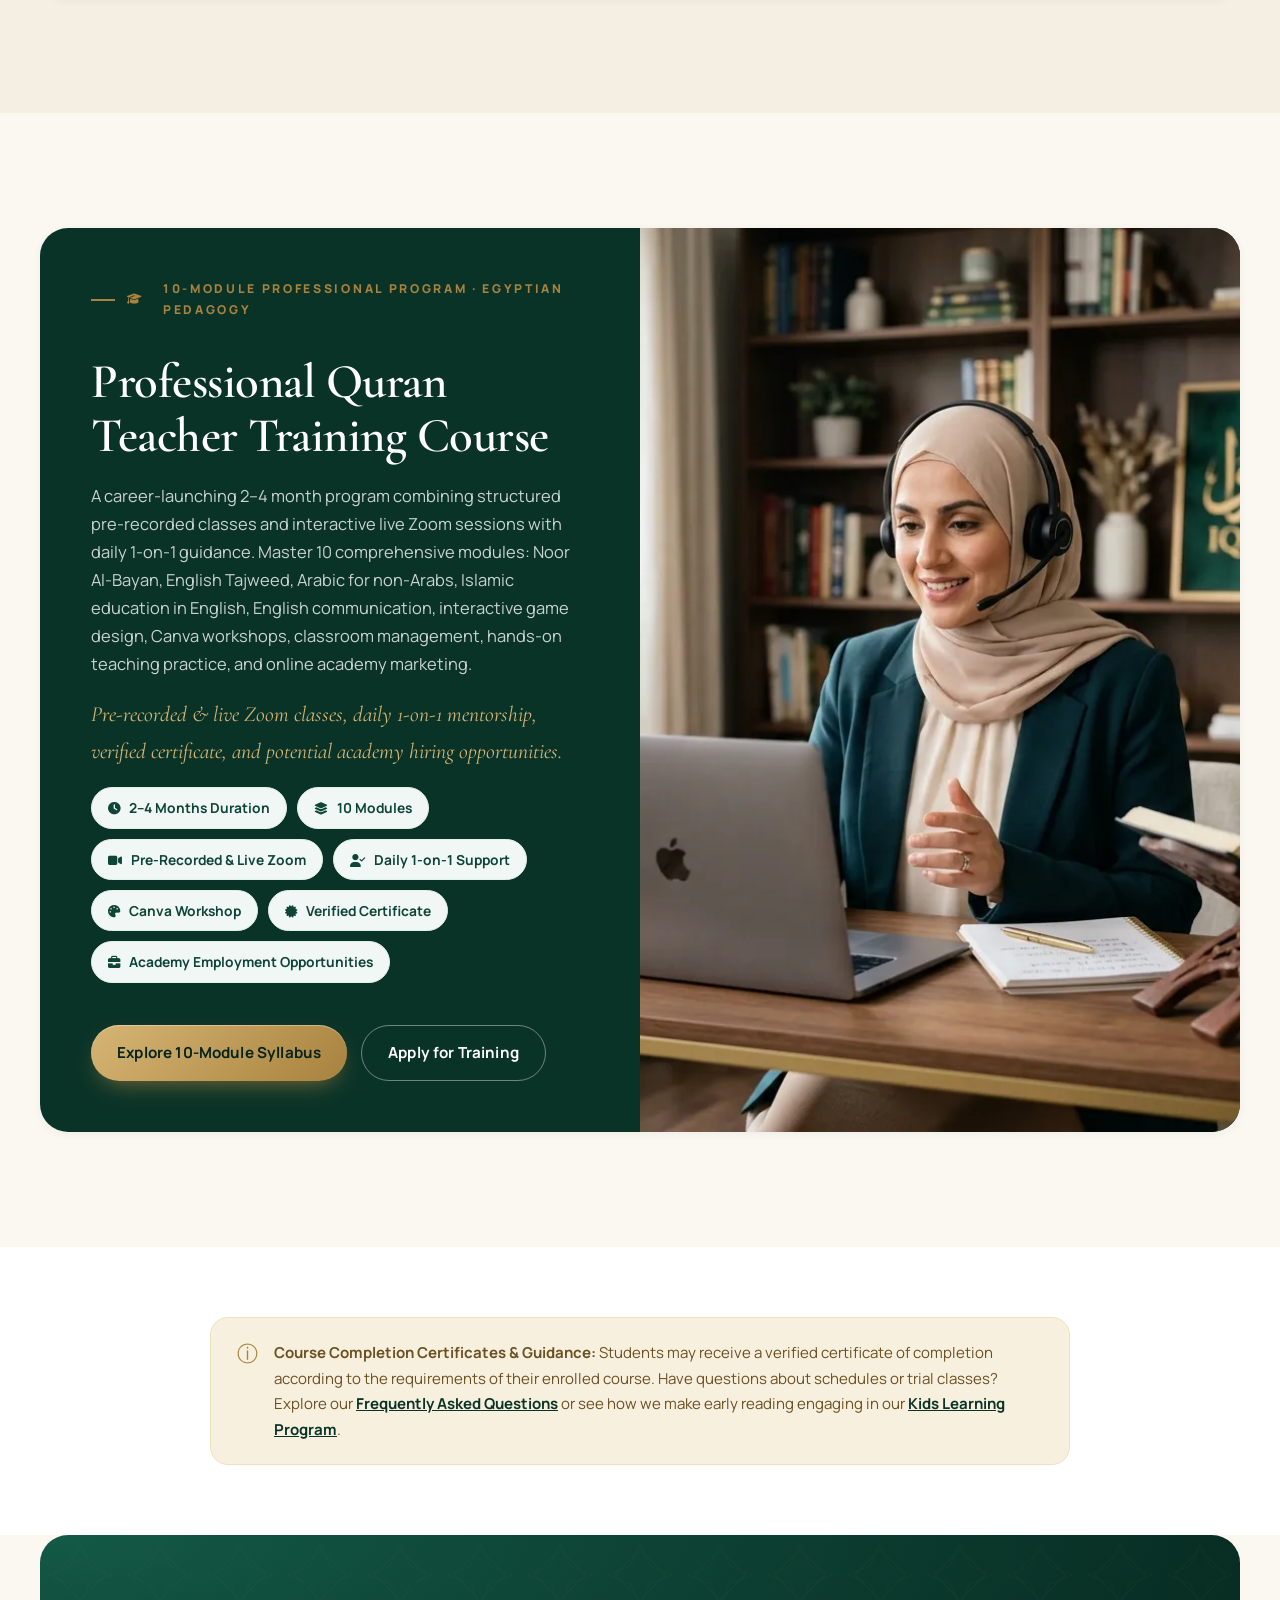
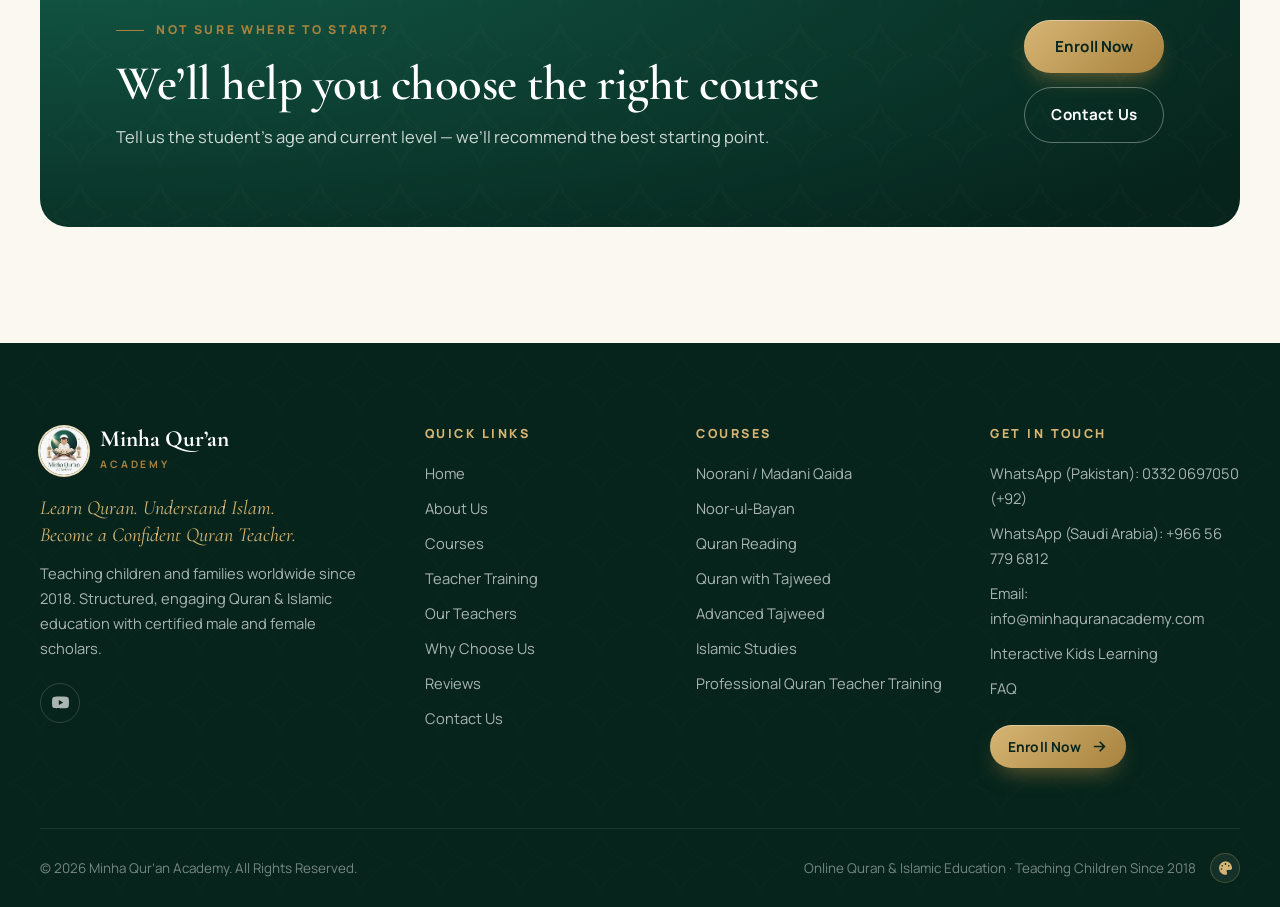
<file: courses.html>
<!DOCTYPE html>
<html lang="en">

<head>
  <meta charset="UTF-8">
  <meta name="viewport" content="width=device-width, initial-scale=1.0">
  <title>Online Quran Courses | Noorani Qaida, Tajweed &amp; Islamic Studies | Minha Qur’an Academy</title>
  <meta name="description"
    content="Explore structured online Quran courses: Noorani Qaida, Noor-ul-Bayan, Quran Reading, Tajweed rules, and Islamic Studies tailored for children and adults.">
  <meta name="keywords"
    content="Noorani Qaida, Madani Qaida, Noor-ul-Bayan, Tajweed Course, Advanced Tajweed, Learn Quran Online, Islamic Studies Online">
  <meta name="author" content="Minha Qur’an Academy">
  <meta name="robots" content="index, follow, max-image-preview:large, max-snippet:-1, max-video-preview:-1">
  <meta name="theme-color" content="#0a3328">

  <!-- Canonical URL -->
  <link rel="canonical" href="https://minhaquranacademy.com/courses.html">

  <!-- Open Graph / Facebook -->
  <meta property="og:type" content="website">
  <meta property="og:locale" content="en_US">
  <meta property="og:site_name" content="Minha Qur’an Academy">
  <meta property="og:url" content="https://minhaquranacademy.com/courses.html">
  <meta property="og:title" content="Online Quran Courses | Noorani Qaida, Tajweed &amp; Islamic Studies">
  <meta property="og:description" content="Explore structured online Quran courses: Noorani Qaida, Noor-ul-Bayan, Quran Reading, Tajweed rules, and Islamic Studies tailored for children and adults.">
  <meta property="og:image" content="https://minhaquranacademy.com/assets/images/hero-learning_og.jpg">
  <meta property="og:image:secure_url" content="https://minhaquranacademy.com/assets/images/hero-learning_og.jpg">
  <meta property="og:image:type" content="image/jpeg">
  <meta property="og:image:width" content="1200">
  <meta property="og:image:height" content="630">
  <meta property="og:image:alt" content="Online Quran Courses at Minha Qur'an Academy">

  <!-- Twitter / X Cards -->
  <meta name="twitter:card" content="summary_large_image">
  <meta name="twitter:url" content="https://minhaquranacademy.com/courses.html">
  <meta name="twitter:title" content="Online Quran Courses | Noorani Qaida, Tajweed &amp; Islamic Studies">
  <meta name="twitter:description" content="Explore structured online Quran courses: Noorani Qaida, Noor-ul-Bayan, Quran Reading, Tajweed rules, and Islamic Studies tailored for children and adults.">
  <meta name="twitter:image" content="https://minhaquranacademy.com/assets/images/hero-learning_og.jpg">

  <link rel="icon" type="image/webp" href="assets/images/logo.webp">
  <link rel="stylesheet" href="assets/css/main.css?v=20261110_1">
  <link rel="preconnect" href="https://fonts.googleapis.com">
  <link rel="preconnect" href="https://fonts.gstatic.com" crossorigin>
  <link
    href="https://fonts.googleapis.com/css2?family=Amiri:wght@400;700&family=Cormorant+Garamond:ital,wght@0,500;0,600;0,700;1,500;1,600&family=Fredoka:wght@500;600&family=Manrope:wght@400;500;600;700;800&display=swap"
    rel="stylesheet" media="print" onload="this.media='all'">
  <!-- Font Awesome Icons -->
  <link rel="stylesheet" href="https://cdnjs.cloudflare.com/ajax/libs/font-awesome/6.5.2/css/all.min.css" integrity="sha512-SnH5WK+bZxgPHs44uWIX+LLJAJ9/2PkPKZ5QiAj6Ta86w+fsb2TkcmfRyVX3pBnMFcV7oQPJkl9QevSCWr3W6A==" crossorigin="anonymous" referrerpolicy="no-referrer" media="print" onload="this.media='all'">
  <noscript>
    <link rel="stylesheet" href="https://fonts.googleapis.com/css2?family=Amiri:wght@400;700&family=Cormorant+Garamond:ital,wght@0,500;0,600;0,700;1,500;1,600&family=Fredoka:wght@500;600&family=Manrope:wght@400;500;600;700;800&display=swap">
    <link rel="stylesheet" href="https://cdnjs.cloudflare.com/ajax/libs/font-awesome/6.5.2/css/all.min.css">
  </noscript>

  <!-- Schema.org JSON-LD Structured Data -->
  <script type="application/ld+json">
  {
    "@context": "https://schema.org",
    "@graph": [
      {
        "@type": "BreadcrumbList",
        "itemListElement": [
          {
            "@type": "ListItem",
            "position": 1,
            "name": "Home",
            "item": "https://minhaquranacademy.com/"
          },
          {
            "@type": "ListItem",
            "position": 2,
            "name": "Courses",
            "item": "https://minhaquranacademy.com/courses.html"
          }
        ]
      },
      {
        "@type": "CollectionPage",
        "@id": "https://minhaquranacademy.com/courses.html#webpage",
        "url": "https://minhaquranacademy.com/courses.html",
        "name": "Online Quran & Islamic Studies Courses — Minha Qur’an Academy",
        "description": "Structured online Quran courses for beginners to advanced learners, including Noorani Qaida, Quran with Tajweed, and Islamic Studies.",
        "isPartOf": {
          "@type": "WebSite",
          "@id": "https://minhaquranacademy.com/#website"
        }
      },
      {
        "@type": "ItemList",
        "name": "Minha Qur’an Academy Online Courses",
        "itemListElement": [
          {
            "@type": "Course",
            "position": 1,
            "name": "Noorani / Madani Qaida Course",
            "description": "Foundational course for beginners to learn Arabic alphabet, Harakat, joining letters, and essential Quran-reading mechanics.",
            "provider": {
              "@type": "EducationalOrganization",
              "name": "Minha Qur’an Academy",
              "url": "https://minhaquranacademy.com/"
            },
            "url": "https://minhaquranacademy.com/courses.html#qaida"
          },
          {
            "@type": "Course",
            "position": 2,
            "name": "Noor-ul-Bayan Course",
            "description": "Structured curriculum to build accurate Arabic letter pronunciation, vowel elongation, and fluent Quran-reading skills.",
            "provider": {
              "@type": "EducationalOrganization",
              "name": "Minha Qur’an Academy",
              "url": "https://minhaquranacademy.com/"
            },
            "url": "https://minhaquranacademy.com/courses.html#noor-ul-bayan"
          },
          {
            "@type": "Course",
            "position": 3,
            "name": "Quran Reading Course",
            "description": "Learn to read the Holy Quran accurately with guided recitation, rhythm practice, and teacher corrections.",
            "provider": {
              "@type": "EducationalOrganization",
              "name": "Minha Qur’an Academy",
              "url": "https://minhaquranacademy.com/"
            },
            "url": "https://minhaquranacademy.com/courses.html#quran-reading"
          },
          {
            "@type": "Course",
            "position": 4,
            "name": "Quran with Tajweed Course",
            "description": "Practical study of core Tajweed rules: Makharij, Sifaat, Noon Sakinah, Meem Sakinah, and Madd.",
            "provider": {
              "@type": "EducationalOrganization",
              "name": "Minha Qur’an Academy",
              "url": "https://minhaquranacademy.com/"
            },
            "url": "https://minhaquranacademy.com/courses.html#tajweed"
          },
          {
            "@type": "Course",
            "position": 5,
            "name": "Advanced Tajweed Course",
            "description": "Refined recitation and advanced Tajweed application for experienced students and Hafiz candidates.",
            "provider": {
              "@type": "EducationalOrganization",
              "name": "Minha Qur’an Academy",
              "url": "https://minhaquranacademy.com/"
            },
            "url": "https://minhaquranacademy.com/courses.html#advanced-tajweed"
          },
          {
            "@type": "Course",
            "position": 6,
            "name": "Islamic Studies Program",
            "description": "Comprehensive Islamic education covering Aqeedah, Fiqh of Taharah & Salah, Seerah, Duas, and Islamic values.",
            "provider": {
              "@type": "EducationalOrganization",
              "name": "Minha Qur’an Academy",
              "url": "https://minhaquranacademy.com/"
            },
            "url": "https://minhaquranacademy.com/courses.html#islamic-studies"
          },
          {
            "@type": "Course",
            "position": 7,
            "name": "Professional Quran Teacher Training Course",
            "description": "10-module certified program (2–4 months) with hybrid pre-recorded lessons, live Zoom workshops, Canva design, and potential academy hiring opportunities.",
            "provider": {
              "@type": "EducationalOrganization",
              "name": "Minha Qur’an Academy",
              "url": "https://minhaquranacademy.com/"
            },
            "url": "https://minhaquranacademy.com/teacher-training.html"
          }
        ]
      }
    ]
  }
  </script>
</head>

<body data-page="courses">
  <header id="site-header"></header>

  <main>
    <section class="page-hero">
      <div class="container">
        <nav class="breadcrumb" aria-label="Breadcrumb"><a href="index.html">Home</a><span>/</span><span>Courses</span>
        </nav>
        <span class="eyebrow">Our Courses • Teaching Children Since 2018</span>
        <h1>Online Quran &amp; <em>Islamic Studies</em> Courses</h1>
        <p>Teaching children and adults worldwide since 2018. Step-by-step programs for children, teenagers, adults, and aspiring teachers — from the first Arabic letter to advanced Tajweed.</p>
        <div class="hero-ctas">
          <a href="enroll.html" class="btn btn-gold">Enroll Now</a>
          <a href="#" data-wa class="btn btn-ghost-light">Ask on WhatsApp</a>
        </div>
      </div>
    </section>

    <!-- QURAN COURSES -->
    <section class="section">
      <div class="container">
        <div class="section-head reveal">
          <span class="eyebrow"><i class="fa-solid fa-book-quran"></i> Quran Courses</span>
          <h2>Five structured Quran courses</h2>
          <p>Each course builds on the last, so every student can begin at the right level and progress with confidence.
          </p>
        </div>

        <div class="course-list">
          <article class="course-detail reveal" id="qaida">
            <div class="cd-side"><span class="cd-num">01</span><span class="cd-ar">ا ب ت</span>
              <h3>Noorani / Madani Qaida Course</h3><span class="tag tag-gold">Beginners</span>
            </div>
            <div class="cd-main">
              <p>A step-by-step foundation course for beginners to learn Arabic letters, Harakat, joining letters, and
                essential Quran-reading skills.</p>
              <ul class="check-list two-col mt-2">
                <li>Arabic letters &amp; sounds</li>
                <li>Harakat (short vowels)</li>
                <li>Joining letters</li>
                <li>Essential Quran-reading skills</li>
              </ul>
              <div class="btn-row mt-2"><a href="enroll.html?course=Noorani / Madani Qaida Course"
                  class="btn btn-emerald btn-sm">Enroll in this course</a></div>
            </div>
          </article>

          <article class="course-detail reveal" id="noor-ul-bayan">
            <div class="cd-side"><span class="cd-num">02</span><span class="cd-ar">نور البيان</span>
              <h3>Noor-ul-Bayan Course</h3><span class="tag tag-gold">Beginners · Foundation</span>
            </div>
            <div class="cd-main">
              <p>A structured course to develop accurate Arabic pronunciation and Quran-reading skills.</p>
              <ul class="check-list two-col mt-2">
                <li>Accurate Arabic pronunciation</li>
                <li>Structured reading practice</li>
                <li>Step-by-step progression</li>
                <li>Preparation for Quran reading</li>
              </ul>
              <div class="btn-row mt-2"><a href="enroll.html?course=Noor-ul-Bayan Course"
                  class="btn btn-emerald btn-sm">Enroll in this course</a></div>
            </div>
          </article>

          <article class="course-detail reveal" id="quran-reading">
            <div class="cd-side"><span class="cd-num">03</span><span class="cd-ar">اقْرَأْ</span>
              <h3>Quran Reading Course</h3><span class="tag tag-gold">All Ages</span>
            </div>
            <div class="cd-main">
              <p>Learn to read the Holy Quran accurately and confidently with proper pronunciation and guided practice.
              </p>
              <ul class="check-list two-col mt-2">
                <li>Accurate reading</li>
                <li>Proper pronunciation</li>
                <li>Guided practice</li>
                <li>Reading with confidence</li>
              </ul>
              <div class="btn-row mt-2"><a href="enroll.html?course=Quran Reading Course"
                  class="btn btn-emerald btn-sm">Enroll in this course</a></div>
            </div>
          </article>

          <article class="course-detail reveal" id="tajweed">
            <div class="cd-side"><span class="cd-num">04</span><span class="cd-ar">تَجْوِيد</span>
              <h3>Quran with Tajweed Course</h3><span class="tag tag-gold">Intermediate</span>
            </div>
            <div class="cd-main">
              <p>Learn essential Tajweed rules and apply them practically during Quran recitation, with focus on
                Makharij, Sifaat, and correct pronunciation.</p>
              <ul class="check-list two-col mt-2">
                <li>Essential Tajweed rules</li>
                <li>Makharij (articulation points)</li>
                <li>Sifaat (letter characteristics)</li>
                <li>Practical application in recitation</li>
              </ul>
              <div class="btn-row mt-2"><a href="enroll.html?course=Quran with Tajweed Course"
                  class="btn btn-emerald btn-sm">Enroll in this course</a></div>
            </div>
          </article>

          <article class="course-detail reveal" id="advanced-tajweed">
            <div class="cd-side"><span class="cd-num">05</span><span class="cd-ar">تَرْتِيل</span>
              <h3>Advanced Tajweed Course</h3><span class="tag tag-gold">Advanced</span>
            </div>
            <div class="cd-main">
              <p>For students who already have basic Tajweed knowledge and want to improve their recitation and Tajweed
                application.</p>
              <ul class="check-list two-col mt-2">
                <li>Refined recitation</li>
                <li>Deeper Tajweed application</li>
                <li>Correction of common mistakes</li>
                <li>Individual feedback</li>
              </ul>
              <div class="btn-row mt-2"><a href="enroll.html?course=Advanced Tajweed Course"
                  class="btn btn-emerald btn-sm">Enroll in this course</a></div>
            </div>
          </article>
        </div>
      </div>
    </section>

    <!-- ISLAMIC STUDIES -->
    <section class="section section-cream" id="islamic-studies">
      <div class="container">
        <div class="program reveal">
          <div class="program-media"><img src="assets/images/family-learning_opt.webp"
              alt="Child enjoying Islamic Studies learning with her mother" loading="lazy" decoding="async" width="1200" height="896">
          </div>
          <div class="program-body">
            <span class="eyebrow"><i class="fa-solid fa-moon"></i> Islamic Studies</span>
            <h2>Islamic Studies Online</h2>
            <p class="lead">A structured online Islamic Studies program for children, teenagers, and adults according to
              their age and learning level.</p>
            <div class="pill-row"><span>Children</span><span>Teenagers</span><span>Adults</span></div>
            <div class="btn-row mt-1"><a href="enroll.html?course=Islamic Studies" class="btn btn-emerald">Enroll in
                Islamic Studies</a></div>
          </div>
        </div>
      </div>
    </section>

    <!-- TEACHER TRAINING -->
    <section class="section" id="teacher-training">
      <div class="container">
        <div class="program dark reverse reveal">
          <div class="program-body">
            <span class="eyebrow"><i class="fa-solid fa-graduation-cap"></i> 10-Module Professional Program · Egyptian Pedagogy</span>
            <h2>Professional Quran Teacher Training Course</h2>
            <p>A career-launching 2–4 month program combining structured pre-recorded classes and interactive live Zoom sessions with daily 1-on-1 guidance. Master 10 comprehensive modules: Noor Al-Bayan, English Tajweed, Arabic for non-Arabs, Islamic education in English, English communication, interactive game design, Canva workshops, classroom management, hands-on teaching practice, and online academy marketing.</p>
            <p style="font-family:var(--f-display);font-size:1.35rem;font-style:italic;color:var(--gold-400)">Pre-recorded &amp; live Zoom classes, daily 1-on-1 mentorship, verified certificate, and potential academy hiring opportunities.</p>
            <div class="pill-row">
              <span><i class="fa-solid fa-clock"></i> 2–4 Months Duration</span>
              <span><i class="fa-solid fa-layer-group"></i> 10 Modules</span>
              <span><i class="fa-solid fa-video"></i> Pre-Recorded &amp; Live Zoom</span>
              <span><i class="fa-solid fa-user-check"></i> Daily 1-on-1 Support</span>
              <span><i class="fa-solid fa-palette"></i> Canva Workshop</span>
              <span><i class="fa-solid fa-certificate"></i> Verified Certificate</span>
              <span><i class="fa-solid fa-briefcase"></i> Academy Employment Opportunities</span>
            </div>
            <div class="btn-row mt-2">
              <a href="teacher-training.html" class="btn btn-gold">Explore 10-Module Syllabus</a>
              <a href="enroll.html?course=Professional Quran Teacher Training Course" class="btn btn-outline" style="border-color:rgba(255,255,255,0.4);color:#fff">Apply for Training</a>
            </div>
          </div>
          <div class="program-media"><img src="assets/images/teacher-training_opt.webp"
              alt="Professional Quran teacher teaching an online class" loading="lazy" decoding="async" width="1200" height="896"></div>
        </div>
      </div>
    </section>

    <!-- HELPFUL GUIDANCE & CONTEXTUAL LINKS -->
    <section class="section section-white" style="padding-top:70px;padding-bottom:70px">
      <div class="container-narrow">
        <div class="notice reveal">
          <div>
            <strong>Course Completion Certificates &amp; Guidance:</strong> Students may receive a verified certificate of completion according to the requirements of their enrolled course. Have questions about schedules or trial classes? Explore our <a href="faq.html" style="color:var(--emerald-900);text-decoration:underline;font-weight:700;">Frequently Asked Questions</a> or see how we make early reading engaging in our <a href="kids.html" style="color:var(--emerald-900);text-decoration:underline;font-weight:700;">Kids Learning Program</a>.
          </div>
        </div>
      </div>
    </section>

    <section class="section" style="padding-top:0">
      <div class="container">
        <div class="cta-band reveal">
          <div>
            <span class="eyebrow">Not sure where to start?</span>
            <h2>We’ll help you choose the right course</h2>
            <p>Tell us the student’s age and current level — we’ll recommend the best starting point.</p>
          </div>
          <div class="hero-ctas" style="flex-direction:column;align-items:stretch">
            <a href="enroll.html" class="btn btn-gold">Enroll Now</a>
            <a href="contact.html" class="btn btn-ghost-light">Contact Us</a>
          </div>
        </div>
      </div>
    </section>
  </main>

  <footer id="site-footer"></footer>
  <script src="assets/js/main.js?v=20261110_1"></script>
</body>

</html>
</file>
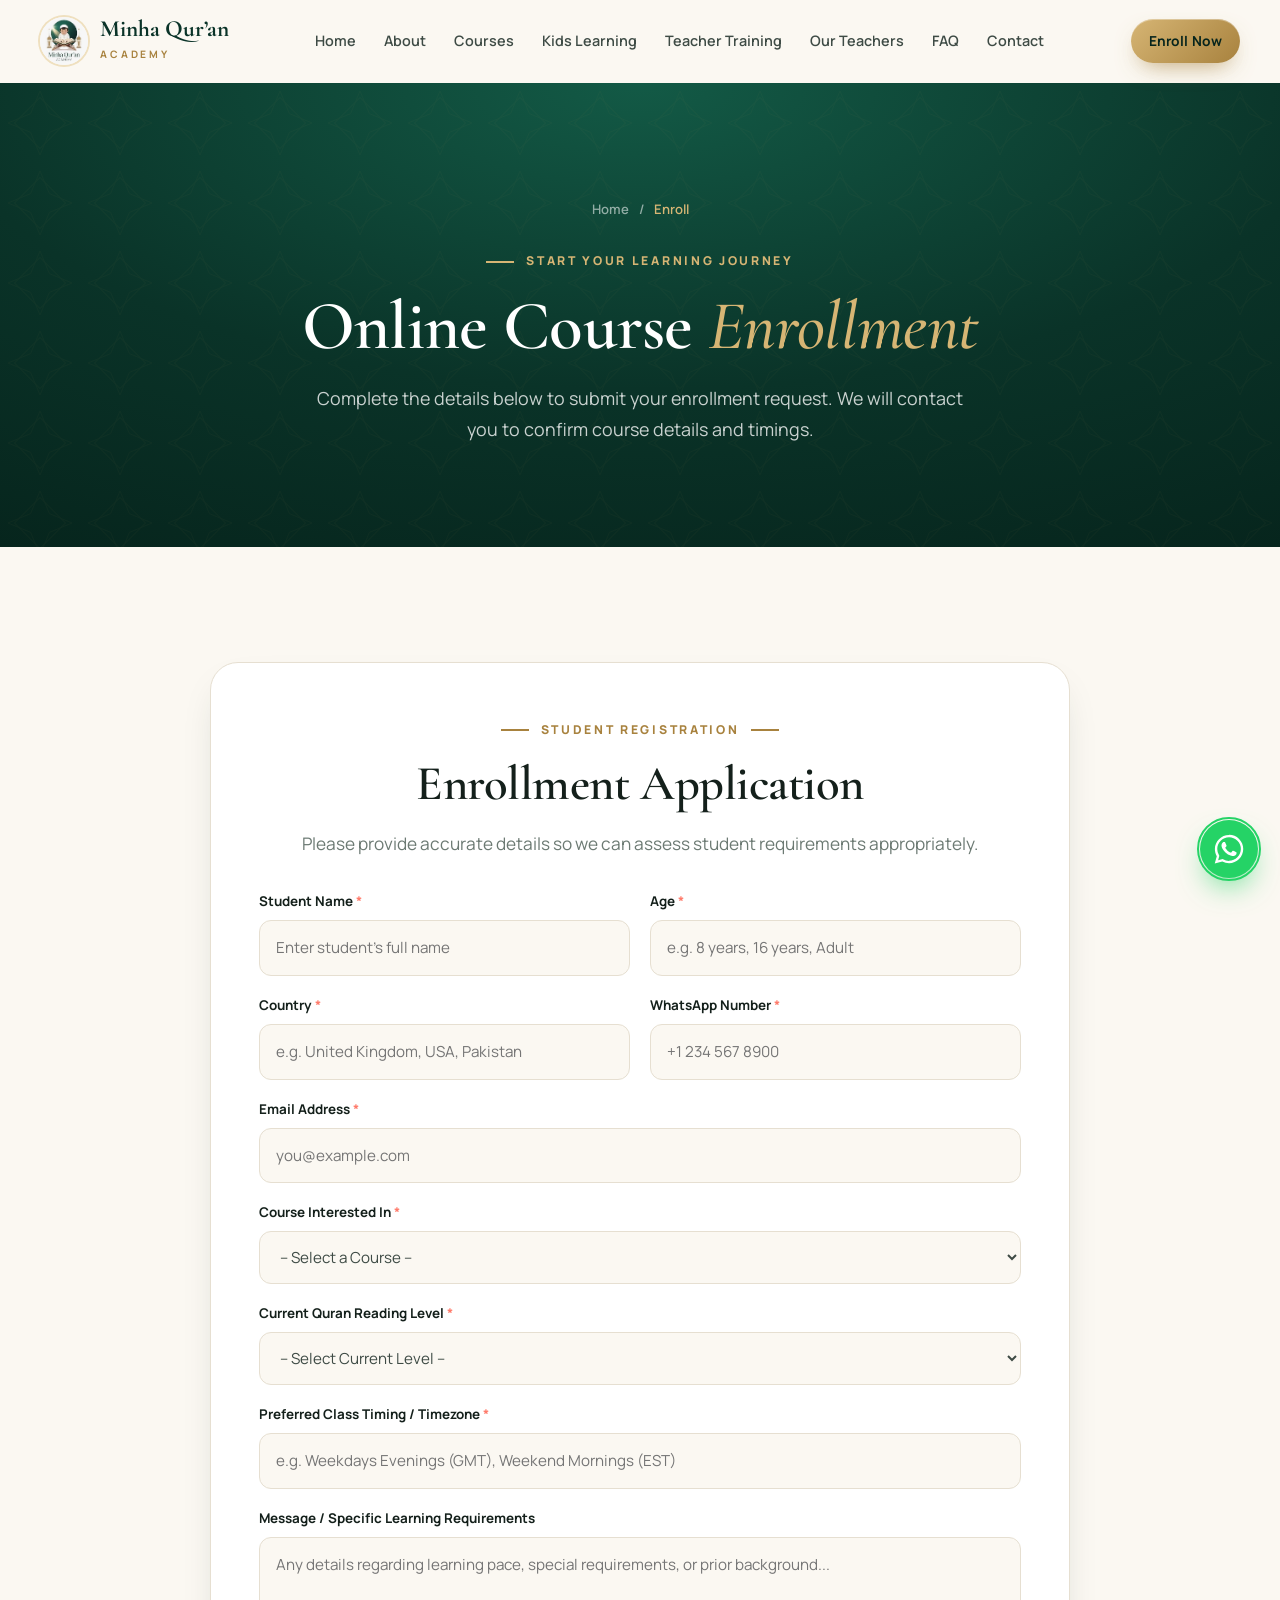
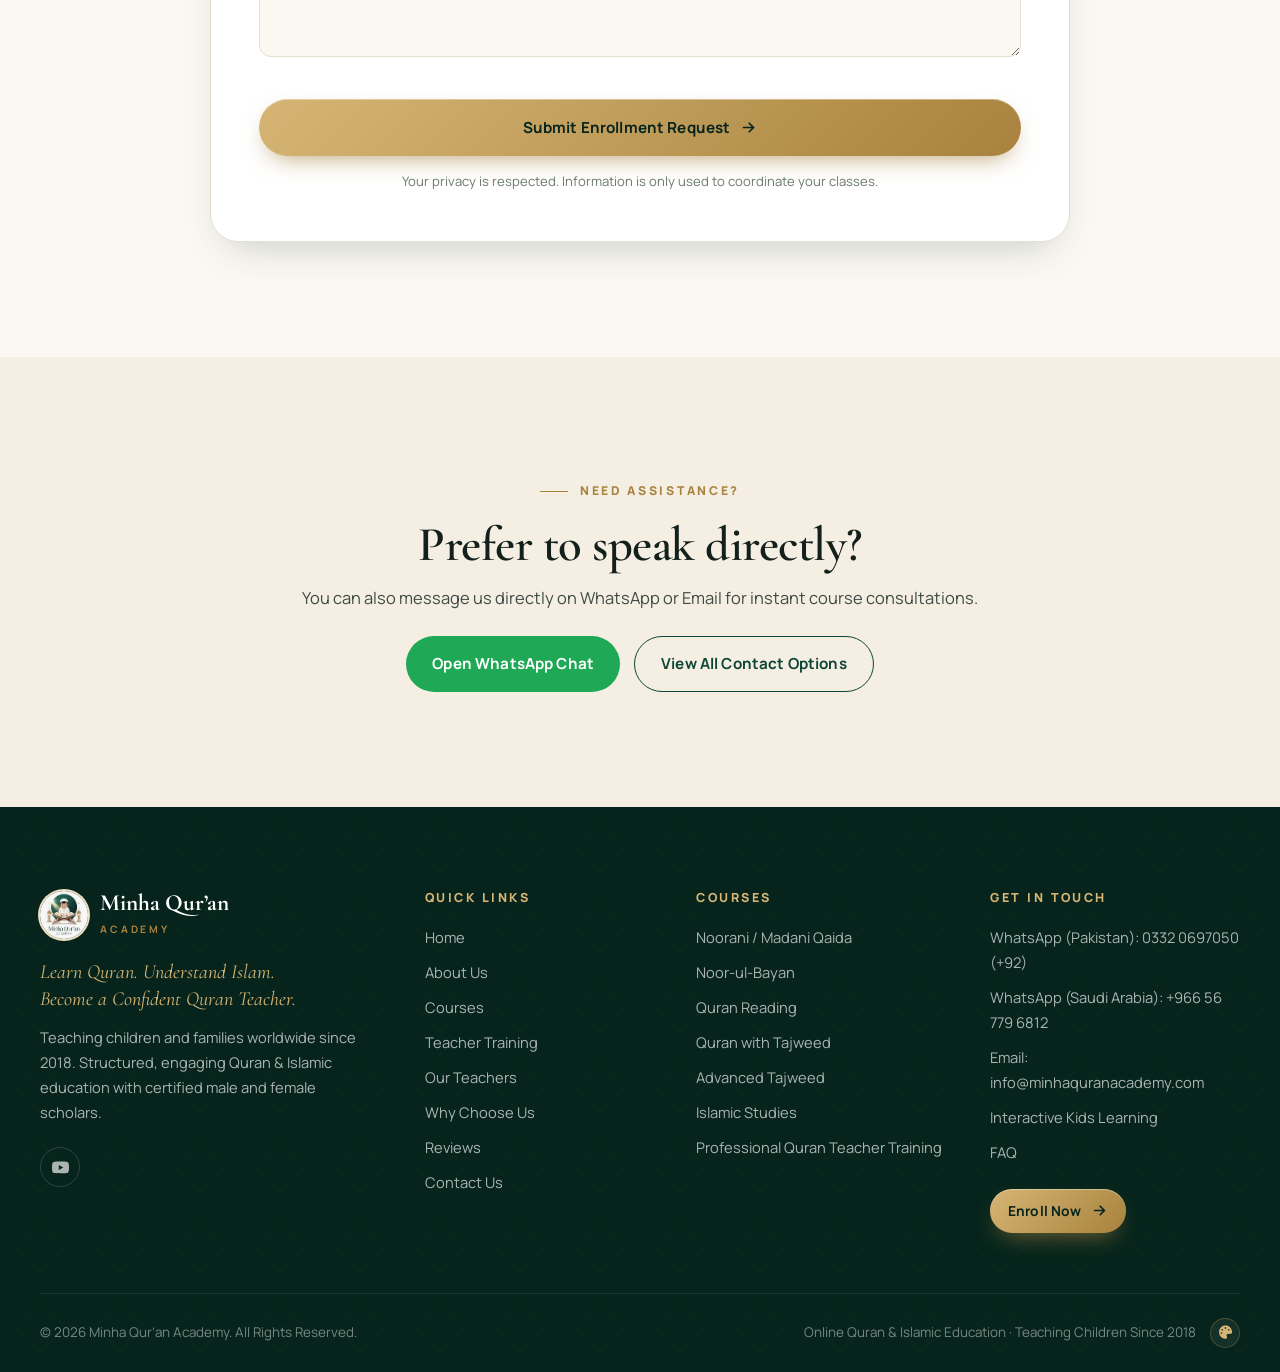
<file: enroll.html>
<!DOCTYPE html>
<html lang="en">

<head>
  <meta charset="UTF-8">
  <meta name="viewport" content="width=device-width, initial-scale=1.0">
  <title>Enroll Now | Register for Online Quran Classes | Minha Qur’an Academy</title>
  <meta name="description"
    content="Register for online Quran classes or Professional Teacher Training at Minha Qur’an Academy. Flexible hours, certified teachers, and tailored lessons for kids and adults.">
  <meta name="keywords" content="Minha Qur'an Academy Enrollment, Enroll Quran Course, Learn Quran Online, Online Quran Registration">
  <meta name="author" content="Minha Qur’an Academy">
  <meta name="robots" content="index, follow, max-image-preview:large, max-snippet:-1, max-video-preview:-1">
  <meta name="theme-color" content="#0a3328">
  <link rel="canonical" href="https://minhaquranacademy.com/enroll.html">

  <!-- Open Graph / Facebook -->
  <meta property="og:type" content="website">
  <meta property="og:locale" content="en_US">
  <meta property="og:site_name" content="Minha Qur’an Academy">
  <meta property="og:url" content="https://minhaquranacademy.com/enroll.html">
  <meta property="og:title" content="Enroll Now | Register for Online Quran Classes &amp; Free Trial">
  <meta property="og:description"
    content="Register for online Quran classes or Professional Teacher Training at Minha Qur’an Academy. Flexible hours, certified teachers, and tailored lessons for kids and adults.">
  <meta property="og:image" content="https://minhaquranacademy.com/assets/images/hero-learning_og.jpg">
  <meta property="og:image:secure_url" content="https://minhaquranacademy.com/assets/images/hero-learning_og.jpg">
  <meta property="og:image:type" content="image/jpeg">
  <meta property="og:image:width" content="1200">
  <meta property="og:image:height" content="630">
  <meta property="og:image:alt" content="Enroll in Online Quran Classes at Minha Qur'an Academy">

  <!-- Twitter Card -->
  <meta name="twitter:card" content="summary_large_image">
  <meta name="twitter:url" content="https://minhaquranacademy.com/enroll.html">
  <meta name="twitter:title" content="Enroll Now | Register for Online Quran Classes &amp; Free Trial">
  <meta name="twitter:description"
    content="Register for online Quran classes or Professional Teacher Training at Minha Qur’an Academy. Flexible hours, certified teachers, and tailored lessons for kids and adults.">
  <meta name="twitter:image" content="https://minhaquranacademy.com/assets/images/hero-learning_og.jpg">

  <link rel="icon" type="image/webp" href="assets/images/logo.webp">
  <link rel="stylesheet" href="assets/css/main.css?v=20261110_1">
  <link rel="preconnect" href="https://fonts.googleapis.com">
  <link rel="preconnect" href="https://fonts.gstatic.com" crossorigin>
  <link
    href="https://fonts.googleapis.com/css2?family=Amiri:wght@400;700&family=Cormorant+Garamond:ital,wght@0,500;0,600;0,700;1,500;1,600&family=Fredoka:wght@500;600&family=Manrope:wght@400;500;600;700;800&display=swap"
    rel="stylesheet" media="print" onload="this.media='all'">
  <!-- Font Awesome Icons -->
  <link rel="stylesheet" href="https://cdnjs.cloudflare.com/ajax/libs/font-awesome/6.5.2/css/all.min.css" integrity="sha512-SnH5WK+bZxgPHs44uWIX+LLJAJ9/2PkPKZ5QiAj6Ta86w+fsb2TkcmfRyVX3pBnMFcV7oQPJkl9QevSCWr3W6A==" crossorigin="anonymous" referrerpolicy="no-referrer" media="print" onload="this.media='all'">
  <noscript>
    <link rel="stylesheet" href="https://fonts.googleapis.com/css2?family=Amiri:wght@400;700&family=Cormorant+Garamond:ital,wght@0,500;0,600;0,700;1,500;1,600&family=Fredoka:wght@500;600&family=Manrope:wght@400;500;600;700;800&display=swap">
    <link rel="stylesheet" href="https://cdnjs.cloudflare.com/ajax/libs/font-awesome/6.5.2/css/all.min.css">
  </noscript>

  <!-- Structured Data: WebPage and BreadcrumbList -->
  <script type="application/ld+json">
  {
    "@context": "https://schema.org",
    "@graph": [
      {
        "@type": "WebPage",
        "@id": "https://minhaquranacademy.com/enroll.html",
        "url": "https://minhaquranacademy.com/enroll.html",
        "name": "Enroll Now | Register for Online Quran Classes & Free Trial",
        "description": "Register for online Quran classes or Professional Teacher Training at Minha Qur’an Academy. Flexible hours, certified teachers, and tailored lessons for kids and adults.",
        "isPartOf": {
          "@type": "WebSite",
          "@id": "https://minhaquranacademy.com/#website"
        }
      },
      {
        "@type": "BreadcrumbList",
        "@id": "https://minhaquranacademy.com/enroll.html#breadcrumb",
        "itemListElement": [
          {
            "@type": "ListItem",
            "position": 1,
            "name": "Home",
            "item": "https://minhaquranacademy.com/"
          },
          {
            "@type": "ListItem",
            "position": 2,
            "name": "Enroll",
            "item": "https://minhaquranacademy.com/enroll.html"
          }
        ]
      }
    ]
  }
  </script>
</head>

<body data-page="enroll">
  <header id="site-header"></header>

  <main>
    <section class="page-hero">
      <div class="container">
        <nav class="breadcrumb" aria-label="Breadcrumb"><a href="index.html">Home</a><span>/</span><span>Enroll</span>
        </nav>
        <span class="eyebrow">Start Your Learning Journey</span>
        <h1>Online Course <em>Enrollment</em></h1>
        <p>Complete the details below to submit your enrollment request. We will contact you to confirm course details
          and timings.</p>
      </div>
    </section>

    <!-- ENROLLMENT FORM -->
    <section class="section">
      <div class="container-narrow">
        <div class="form-card reveal">
          <div class="section-head center" style="margin-bottom:32px;">
            <span class="eyebrow">Student Registration</span>
            <h2>Enrollment Application</h2>
            <p>Please provide accurate details so we can assess student requirements appropriately.</p>
          </div>

          <form action="https://formspree.io/f/mgaoknda" method="POST" data-form="enroll" id="enrollment-form">
            <!-- Formspree Subject & Config -->
            <input type="hidden" name="_subject" value="New Student Enrollment Application — Minha Qur'an Academy">
            <input type="hidden" name="_source" value="Minha Quran Academy Website (Enrollment Form)">
            <div class="form-error" role="alert"></div>

            <div class="form-grid">
              <!-- Student Name -->
              <div class="field">
                <label for="student_name">Student Name <span class="req">*</span></label>
                <input type="text" id="student_name" name="student_name" data-label="Student Name" required
                  placeholder="Enter student's full name">
              </div>

              <!-- Age -->
              <div class="field">
                <label for="age">Age <span class="req">*</span></label>
                <input type="text" id="age" name="age" data-label="Age" required
                  placeholder="e.g. 8 years, 16 years, Adult">
              </div>

              <!-- Country -->
              <div class="field">
                <label for="country">Country <span class="req">*</span></label>
                <input type="text" id="country" name="country" data-label="Country" required
                  placeholder="e.g. United Kingdom, USA, Pakistan">
              </div>

              <!-- WhatsApp Number -->
              <div class="field">
                <label for="whatsapp">WhatsApp Number <span class="req">*</span></label>
                <input type="tel" id="whatsapp" name="whatsapp" data-label="WhatsApp Number" required
                  placeholder="+1 234 567 8900">
              </div>

              <!-- Email Address -->
              <div class="field full">
                <label for="email">Email Address <span class="req">*</span></label>
                <input type="email" id="email" name="email" data-label="Email Address" required
                  placeholder="you@example.com">
              </div>

              <!-- Course Dropdown -->
              <div class="field full">
                <label for="course">Course Interested In <span class="req">*</span></label>
                <select id="course" name="course" data-label="Course Interested In" required>
                  <option value="" disabled selected>-- Select a Course --</option>
                  <option value="Noorani / Madani Qaida Course">1. Noorani / Madani Qaida Course</option>
                  <option value="Noor-ul-Bayan Course">2. Noor-ul-Bayan Course</option>
                  <option value="Quran Reading Course">3. Quran Reading Course</option>
                  <option value="Quran with Tajweed Course">4. Quran with Tajweed Course</option>
                  <option value="Advanced Tajweed Course">5. Advanced Tajweed Course</option>
                  <option value="Islamic Studies">6. Islamic Studies</option>
                  <option value="Professional Quran Teacher Training Course">7. Professional Quran Teacher Training
                    Course</option>
                </select>
              </div>

              <!-- Current Quran Reading Level -->
              <div class="field full">
                <label for="level">Current Quran Reading Level <span class="req">*</span></label>
                <select id="level" name="level" data-label="Current Reading Level" required>
                  <option value="" disabled selected>-- Select Current Level --</option>
                  <option value="Complete Beginner (No Arabic knowledge)">Complete Beginner (No Arabic knowledge)
                  </option>
                  <option value="Knows Arabic Alphabet (Letters only)">Knows Arabic Alphabet (Letters only)</option>
                  <option value="Can read Qaida with Harakat">Can read Qaida with Harakat</option>
                  <option value="Can read Quran with help/slowly">Can read Quran with help/slowly</option>
                  <option value="Can read Quran fluently (Needs Tajweed)">Can read Quran fluently (Needs Tajweed)
                  </option>
                  <option value="Advanced / Tajweed student">Advanced / Tajweed student</option>
                  <option value="Aspiring Quran Teacher">Aspiring Quran Teacher (Applying for Teacher Training)</option>
                </select>
              </div>

              <!-- Preferred Class Timing -->
              <div class="field full">
                <label for="timing">Preferred Class Timing / Timezone <span class="req">*</span></label>
                <input type="text" id="timing" name="timing" data-label="Preferred Timing" required
                  placeholder="e.g. Weekdays Evenings (GMT), Weekend Mornings (EST)">
              </div>

              <!-- Message -->
              <div class="field full">
                <label for="message">Message / Specific Learning Requirements</label>
                <textarea id="message" name="message" data-label="Message"
                  placeholder="Any details regarding learning pace, special requirements, or prior background..."></textarea>
              </div>

              <!-- Submit Button -->
              <div class="field full mt-2">
                <button type="submit" class="btn btn-gold btn-block" style="padding:16px;">
                  <span>Submit Enrollment Request</span>
                  <svg viewBox="0 0 24 24" fill="none" stroke="currentColor" stroke-width="2.4" stroke-linecap="round">
                    <path d="M5 12h14M13 6l6 6-6 6" />
                  </svg>
                </button>
              </div>
            </div>
            <p class="form-note">Your privacy is respected. Information is only used to coordinate your classes.</p>
          </form>

          <!-- Success State -->
          <div class="form-success">
            <div class="tick"><i class="fa-solid fa-check"></i></div>
            <h3 style="color:var(--emerald-900);">Enrollment Request Received</h3>
            <p class="mt-1">JazakAllah Khair for reaching out to Minha Qur’an Academy. We have received your details and
              will be in touch shortly via WhatsApp / Email to discuss class arrangements.</p>
            <div class="btn-row center-row mt-3">
              <a href="index.html" class="btn btn-emerald">Return to Home</a>
              <a href="#" data-wa class="btn btn-wa">Chat with Us on WhatsApp</a>
            </div>
          </div>
        </div>
      </div>
    </section>

    <!-- ASSISTANCE BANNER -->
    <section class="section section-cream">
      <div class="container text-center reveal">
        <span class="eyebrow">Need Assistance?</span>
        <h2>Prefer to speak directly?</h2>
        <p class="mt-1">You can also message us directly on WhatsApp or Email for instant course consultations.</p>
        <div class="btn-row center-row mt-2">
          <a href="#" data-wa class="btn btn-wa">Open WhatsApp Chat</a>
          <a href="contact.html" class="btn btn-outline">View All Contact Options</a>
        </div>
      </div>
    </section>
  </main>

  <footer id="site-footer"></footer>
  <script src="assets/js/main.js?v=20261110_1"></script>
</body>

</html>
</file>
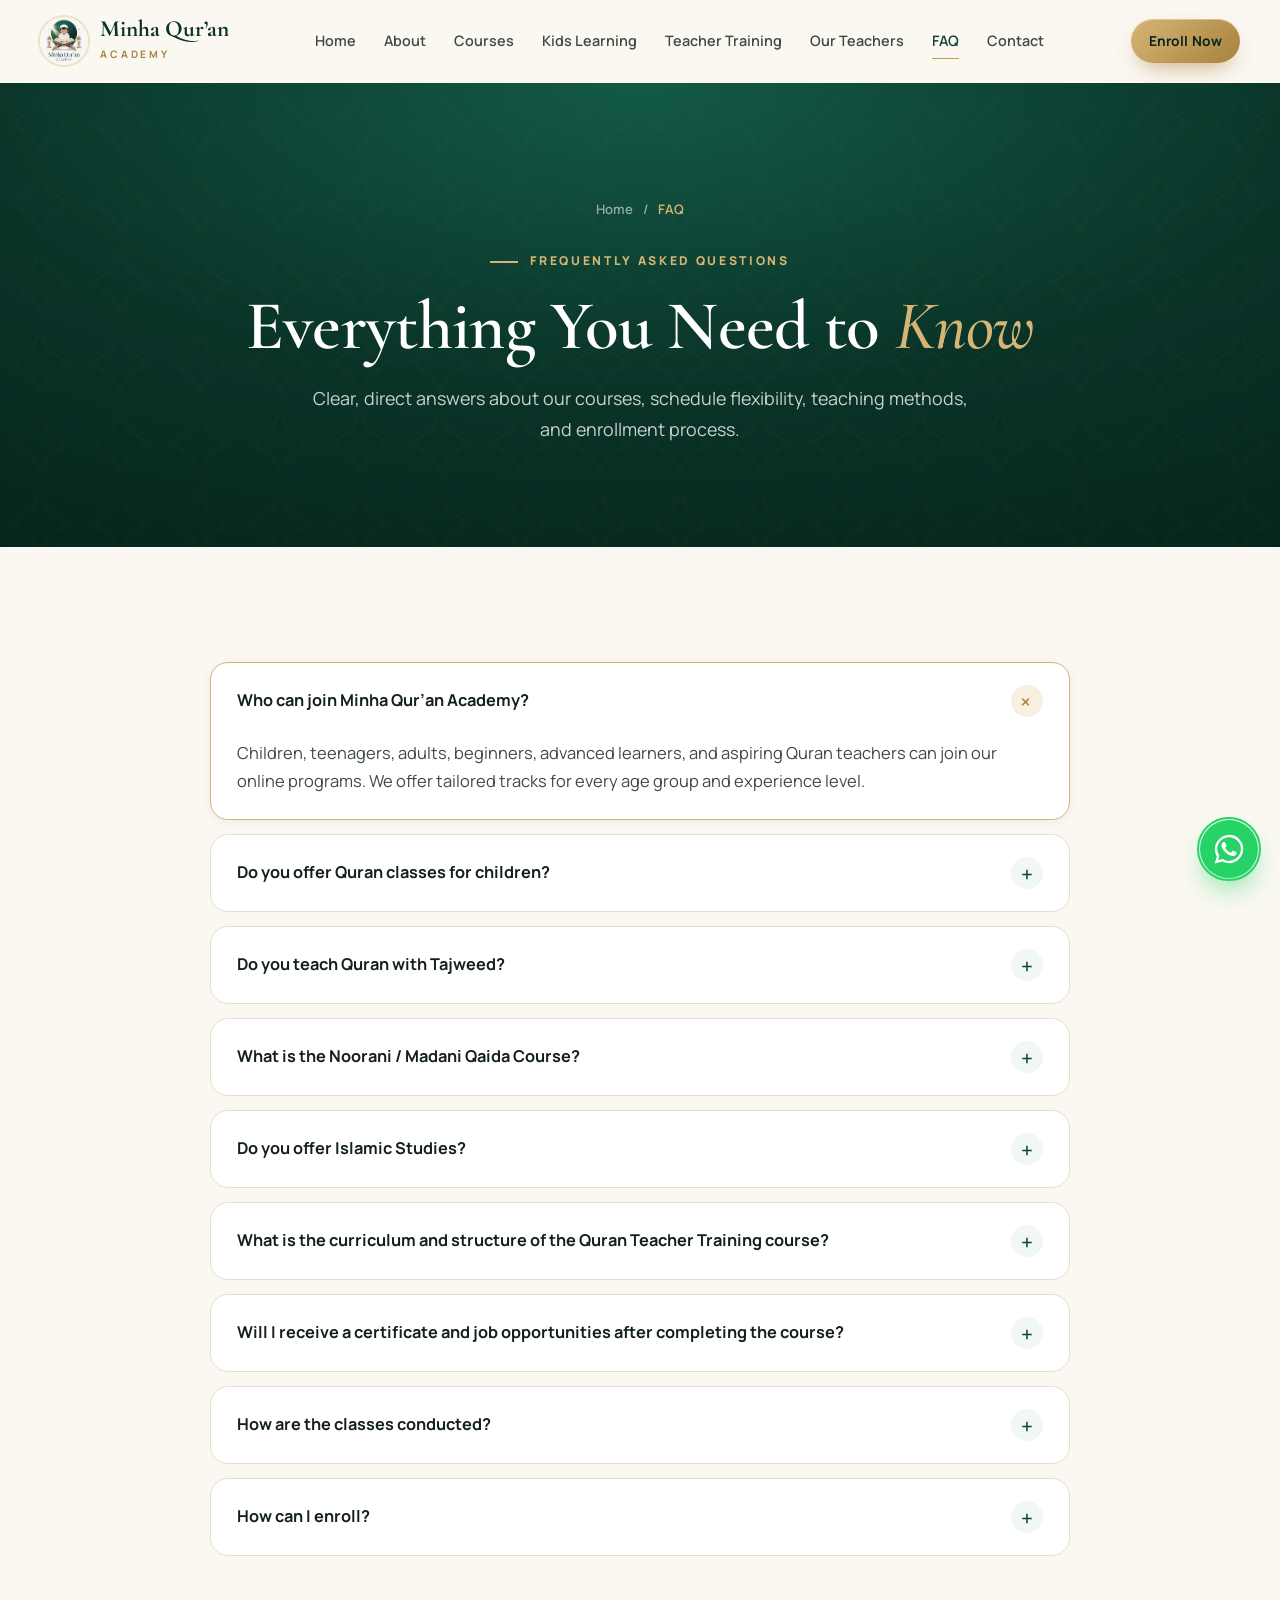
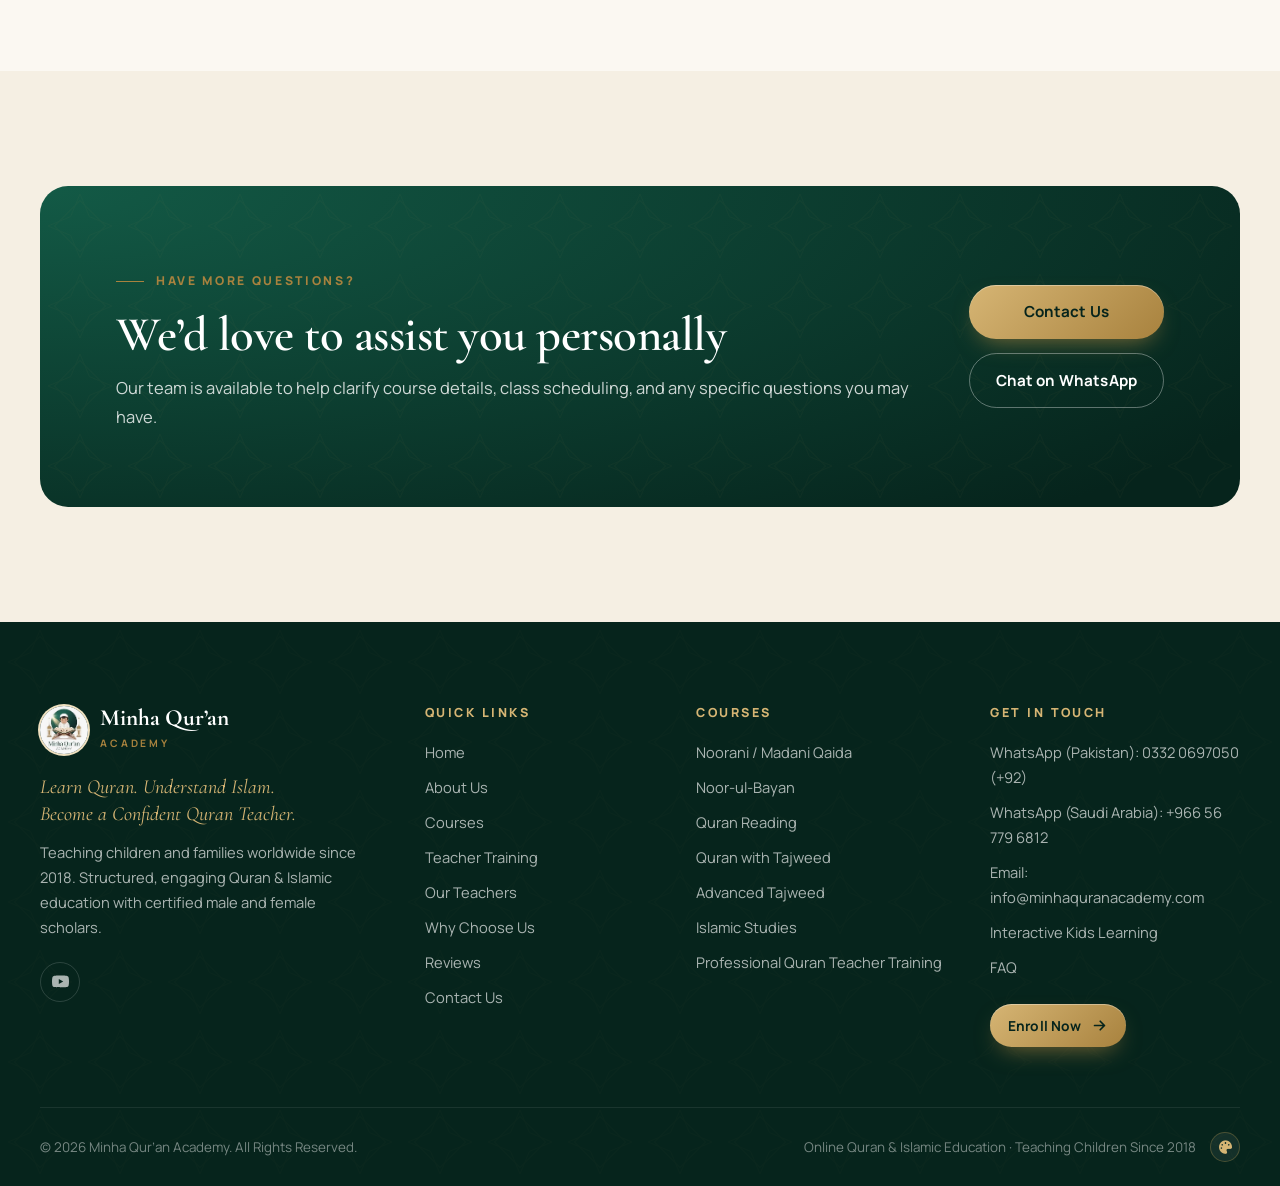
<file: faq.html>
<!DOCTYPE html>
<html lang="en">

<head>
  <meta charset="UTF-8">
  <meta name="viewport" content="width=device-width, initial-scale=1.0">
  <title>FAQ | Online Quran Classes, Fees &amp; Schedules | Minha Qur’an Academy</title>
  <meta name="description"
    content="Get clear answers to frequently asked questions about class schedules, trial classes, female teachers, course curriculums, and tuition at Minha Qur’an Academy.">
  <meta name="keywords" content="Minha Qur'an Academy FAQ, Online Quran Academy questions, Learn Quran Online FAQ, Quran classes questions">
  <meta name="author" content="Minha Qur’an Academy">
  <meta name="robots" content="index, follow, max-image-preview:large, max-snippet:-1, max-video-preview:-1">
  <meta name="theme-color" content="#0a3328">
  <link rel="canonical" href="https://minhaquranacademy.com/faq.html">

  <!-- Open Graph / Facebook -->
  <meta property="og:type" content="website">
  <meta property="og:locale" content="en_US">
  <meta property="og:site_name" content="Minha Qur’an Academy">
  <meta property="og:url" content="https://minhaquranacademy.com/faq.html">
  <meta property="og:title" content="FAQ | Online Quran Classes, Fees, Schedules &amp; Enrollment">
  <meta property="og:description"
    content="Get clear answers to frequently asked questions about class schedules, trial classes, female teachers, course curriculums, and tuition at Minha Qur’an Academy.">
  <meta property="og:image" content="https://minhaquranacademy.com/assets/images/quran-serene_og.jpg">
  <meta property="og:image:secure_url" content="https://minhaquranacademy.com/assets/images/quran-serene_og.jpg">
  <meta property="og:image:type" content="image/jpeg">
  <meta property="og:image:width" content="1200">
  <meta property="og:image:height" content="630">
  <meta property="og:image:alt" content="Frequently Asked Questions — Minha Qur'an Academy">

  <!-- Twitter Card -->
  <meta name="twitter:card" content="summary_large_image">
  <meta name="twitter:url" content="https://minhaquranacademy.com/faq.html">
  <meta name="twitter:title" content="FAQ | Online Quran Classes, Fees, Schedules &amp; Enrollment">
  <meta name="twitter:description"
    content="Get clear answers to frequently asked questions about class schedules, trial classes, female teachers, course curriculums, and tuition at Minha Qur’an Academy.">
  <meta name="twitter:image" content="https://minhaquranacademy.com/assets/images/quran-serene_og.jpg">

  <link rel="icon" type="image/webp" href="assets/images/logo.webp">
  <link rel="stylesheet" href="assets/css/main.css?v=20261110_1">
  <link rel="preconnect" href="https://fonts.googleapis.com">
  <link rel="preconnect" href="https://fonts.gstatic.com" crossorigin>
  <link
    href="https://fonts.googleapis.com/css2?family=Amiri:wght@400;700&family=Cormorant+Garamond:ital,wght@0,500;0,600;0,700;1,500;1,600&family=Fredoka:wght@500;600&family=Manrope:wght@400;500;600;700;800&display=swap"
    rel="stylesheet" media="print" onload="this.media='all'">
  <!-- Font Awesome Icons -->
  <link rel="stylesheet" href="https://cdnjs.cloudflare.com/ajax/libs/font-awesome/6.5.2/css/all.min.css" integrity="sha512-SnH5WK+bZxgPHs44uWIX+LLJAJ9/2PkPKZ5QiAj6Ta86w+fsb2TkcmfRyVX3pBnMFcV7oQPJkl9QevSCWr3W6A==" crossorigin="anonymous" referrerpolicy="no-referrer" media="print" onload="this.media='all'">
  <noscript>
    <link rel="stylesheet" href="https://fonts.googleapis.com/css2?family=Amiri:wght@400;700&family=Cormorant+Garamond:ital,wght@0,500;0,600;0,700;1,500;1,600&family=Fredoka:wght@500;600&family=Manrope:wght@400;500;600;700;800&display=swap">
    <link rel="stylesheet" href="https://cdnjs.cloudflare.com/ajax/libs/font-awesome/6.5.2/css/all.min.css">
  </noscript>

  <!-- Structured Data: FAQPage and BreadcrumbList -->
  <script type="application/ld+json">
  {
    "@context": "https://schema.org",
    "@graph": [
      {
        "@type": "FAQPage",
        "@id": "https://minhaquranacademy.com/faq.html#faq",
        "url": "https://minhaquranacademy.com/faq.html",
        "name": "Minha Qur’an Academy Frequently Asked Questions",
        "description": "Answers to frequently asked questions regarding online Quran classes, Noorani Qaida, Tajweed, schedules, and tuition.",
        "isPartOf": {
          "@type": "WebSite",
          "@id": "https://minhaquranacademy.com/#website"
        },
        "mainEntity": [
          {
            "@type": "Question",
            "name": "Who can join Minha Qur’an Academy?",
            "acceptedAnswer": {
              "@type": "Answer",
              "text": "Children, teenagers, adults, beginners, advanced learners, and aspiring Quran teachers can join our online programs. We offer tailored tracks for every age group and experience level."
            }
          },
          {
            "@type": "Question",
            "name": "Do you offer Quran classes for children?",
            "acceptedAnswer": {
              "@type": "Answer",
              "text": "Yes. We use age-appropriate and interactive teaching methods—including educational games, stories, visuals, and positive encouragement—to help children learn Quran in an enjoyable and engaging way."
            }
          },
          {
            "@type": "Question",
            "name": "Do you teach Quran with Tajweed?",
            "acceptedAnswer": {
              "@type": "Answer",
              "text": "Yes. We offer both a foundational Quran with Tajweed course (covering essential rules, Makharij, and Sifaat) and an Advanced Tajweed course for students looking to refine their recitation further."
            }
          },
          {
            "@type": "Question",
            "name": "What is the Noorani / Madani Qaida Course?",
            "acceptedAnswer": {
              "@type": "Answer",
              "text": "It is a step-by-step foundation course designed to help beginners learn Arabic letters, sounds, Harakat (vowels), joining letters, and the basic skills required for accurate Quran reading."
            }
          },
          {
            "@type": "Question",
            "name": "Do you offer Islamic Studies?",
            "acceptedAnswer": {
              "@type": "Answer",
              "text": "Yes. Islamic Studies are offered through structured online lessons according to the student’s age and learning level, helping build a strong moral and spiritual foundation."
            }
          },
          {
            "@type": "Question",
            "name": "What is the curriculum and structure of the Quran Teacher Training course?",
            "acceptedAnswer": {
              "@type": "Answer",
              "text": "The program runs for approximately 2–4 months via a hybrid model combining pre-recorded lessons with live Zoom sessions and daily 1-on-1 guidance. The curriculum includes 10 comprehensive modules: Noor Al-Bayan, English Tajweed, Arabic for Non-Arabic Speakers, Islamic Education in English, English Communication, Interactive Educational Games, Classroom Management, Practical Canva Training Workshop, Hands-On Teaching Practice, and Online Academy Development & Digital Marketing."
            }
          },
          {
            "@type": "Question",
            "name": "Will I receive a certificate and job opportunities after completing the course?",
            "acceptedAnswer": {
              "@type": "Answer",
              "text": "Yes. Upon successfully completing the program and practical demo assessment, graduates receive an official Certificate of Completion. The academy also offers career development support with potential employment opportunities for skilled graduates at Minha Qur’an Academy and partner international academies."
            }
          },
          {
            "@type": "Question",
            "name": "How are the classes conducted?",
            "acceptedAnswer": {
              "@type": "Answer",
              "text": "Classes are conducted online using suitable digital platforms and teaching resources (such as Zoom or Google Meet), allowing students to learn comfortably from home with screen sharing, digital whiteboards, and interactive tools."
            }
          },
          {
            "@type": "Question",
            "name": "How can I enroll?",
            "acceptedAnswer": {
              "@type": "Answer",
              "text": "You can fill out our online Enrollment Form or reach out directly via WhatsApp or email on our Contact Page. We will get back to you promptly to discuss your learning goals."
            }
          }
        ]
      },
      {
        "@type": "BreadcrumbList",
        "@id": "https://minhaquranacademy.com/faq.html#breadcrumb",
        "itemListElement": [
          {
            "@type": "ListItem",
            "position": 1,
            "name": "Home",
            "item": "https://minhaquranacademy.com/"
          },
          {
            "@type": "ListItem",
            "position": 2,
            "name": "FAQ",
            "item": "https://minhaquranacademy.com/faq.html"
          }
        ]
      }
    ]
  }
  </script>
</head>

<body data-page="faq">
  <header id="site-header"></header>

  <main>
    <section class="page-hero">
      <div class="container">
        <nav class="breadcrumb" aria-label="Breadcrumb"><a href="index.html">Home</a><span>/</span><span>FAQ</span>
        </nav>
        <span class="eyebrow">Frequently Asked Questions</span>
        <h1>Everything You Need to <em>Know</em></h1>
        <p>Clear, direct answers about our courses, schedule flexibility, teaching methods, and enrollment process.</p>
      </div>
    </section>

    <!-- FAQ LIST -->
    <section class="section">
      <div class="container-narrow">
        <div class="faq-list">
          <!-- Q1 -->
          <details class="faq-item reveal" open>
            <summary>Who can join Minha Qur’an Academy?</summary>
            <div class="faq-a">
              <p>Children, teenagers, adults, beginners, advanced learners, and aspiring Quran teachers can join our
                online programs. We offer tailored tracks for every age group and experience level.</p>
            </div>
          </details>

          <!-- Q2 -->
          <details class="faq-item reveal d1">
            <summary>Do you offer Quran classes for children?</summary>
            <div class="faq-a">
              <p>Yes. We use age-appropriate and interactive teaching methods—including educational games, stories,
                visuals, and positive encouragement—to help children learn Quran in an enjoyable and engaging way.</p>
            </div>
          </details>

          <!-- Q3 -->
          <details class="faq-item reveal d2">
            <summary>Do you teach Quran with Tajweed?</summary>
            <div class="faq-a">
              <p>Yes. We offer both a foundational Quran with Tajweed course (covering essential rules, Makharij, and
                Sifaat) and an Advanced Tajweed course for students looking to refine their recitation further.</p>
            </div>
          </details>

          <!-- Q4 -->
          <details class="faq-item reveal">
            <summary>What is the Noorani / Madani Qaida Course?</summary>
            <div class="faq-a">
              <p>It is a step-by-step foundation course designed to help beginners learn Arabic letters, sounds, Harakat
                (vowels), joining letters, and the basic skills required for accurate Quran reading.</p>
            </div>
          </details>

          <!-- Q5 -->
          <details class="faq-item reveal d1">
            <summary>Do you offer Islamic Studies?</summary>
            <div class="faq-a">
              <p>Yes. Islamic Studies are offered through structured online lessons according to the student’s age and
                learning level, helping build a strong moral and spiritual foundation.</p>
            </div>
          </details>

          <!-- Q6 -->
          <details class="faq-item reveal d2">
            <summary>What is the curriculum and structure of the Quran Teacher Training course?</summary>
            <div class="faq-a">
              <p>The program runs for approximately <strong>2–4 months</strong> using a flexible hybrid learning model: structured pre-recorded classes combined with live interactive Zoom sessions and daily one-to-one mentorship. The curriculum comprises 10 comprehensive practical modules:</p>
              <ol style="margin:10px 0 10px 20px;line-height:1.7;font-size:0.95rem">
                <li>Complete Noor Al-Bayan Learning Program</li>
                <li>Comprehensive English Tajweed Training</li>
                <li>Arabic Language Learning for Non-Arabic Speakers</li>
                <li>Islamic Education in English</li>
                <li>English Communication and Speaking Skills</li>
                <li>Designing Interactive Educational Games</li>
                <li>Classroom Management and Teaching Techniques</li>
                <li>Practical Canva Training Workshop</li>
                <li>Hands-On Teaching Practice &amp; Live Demos</li>
                <li>Online Academy Development and Digital Marketing</li>
              </ol>
            </div>
          </details>

          <!-- Q7 -->
          <details class="faq-item reveal">
            <summary>Will I receive a certificate and job opportunities after completing the course?</summary>
            <div class="faq-a">
              <p>Yes. Upon successful completion of all 10 modules and practical teaching evaluations, you will be awarded an official <strong>Certificate of Completion</strong>. Furthermore, Minha Qur’an Academy provides dedicated career development support, offering potential employment opportunities for skilled graduates within our own academy and across our network of partner international online academies.</p>
            </div>
          </details>

          <!-- Q8 -->
          <details class="faq-item reveal d1">
            <summary>How are the classes conducted?</summary>
            <div class="faq-a">
              <p>Classes are conducted online using suitable digital platforms and teaching resources (such as Zoom or
                Google Meet), allowing students to learn comfortably from home with screen sharing, digital whiteboards,
                and interactive tools.</p>
            </div>
          </details>

          <!-- Q9 -->
          <details class="faq-item reveal d2">
            <summary>How can I enroll?</summary>
            <div class="faq-a">
              <p>You can fill out our online <a href="enroll.html" class="link-arrow">Enrollment Form</a> or reach out
                directly via WhatsApp or email on our <a href="contact.html" class="link-arrow">Contact Page</a>. We
                will get back to you promptly to discuss your learning goals.</p>
            </div>
          </details>
        </div>
      </div>
    </section>

    <!-- STILL HAVE QUESTIONS -->
    <section class="section section-cream">
      <div class="container">
        <div class="cta-band reveal">
          <div>
            <span class="eyebrow">Have more questions?</span>
            <h2>We’d love to assist you personally</h2>
            <p>Our team is available to help clarify course details, class scheduling, and any specific questions you
              may have.</p>
          </div>
          <div class="hero-ctas" style="flex-direction:column;align-items:stretch">
            <a href="contact.html" class="btn btn-gold">Contact Us</a>
            <a href="#" data-wa class="btn btn-ghost-light">Chat on WhatsApp</a>
          </div>
        </div>
      </div>
    </section>
  </main>

  <footer id="site-footer"></footer>
  <script src="assets/js/main.js?v=20261110_1"></script>
</body>

</html>
</file>
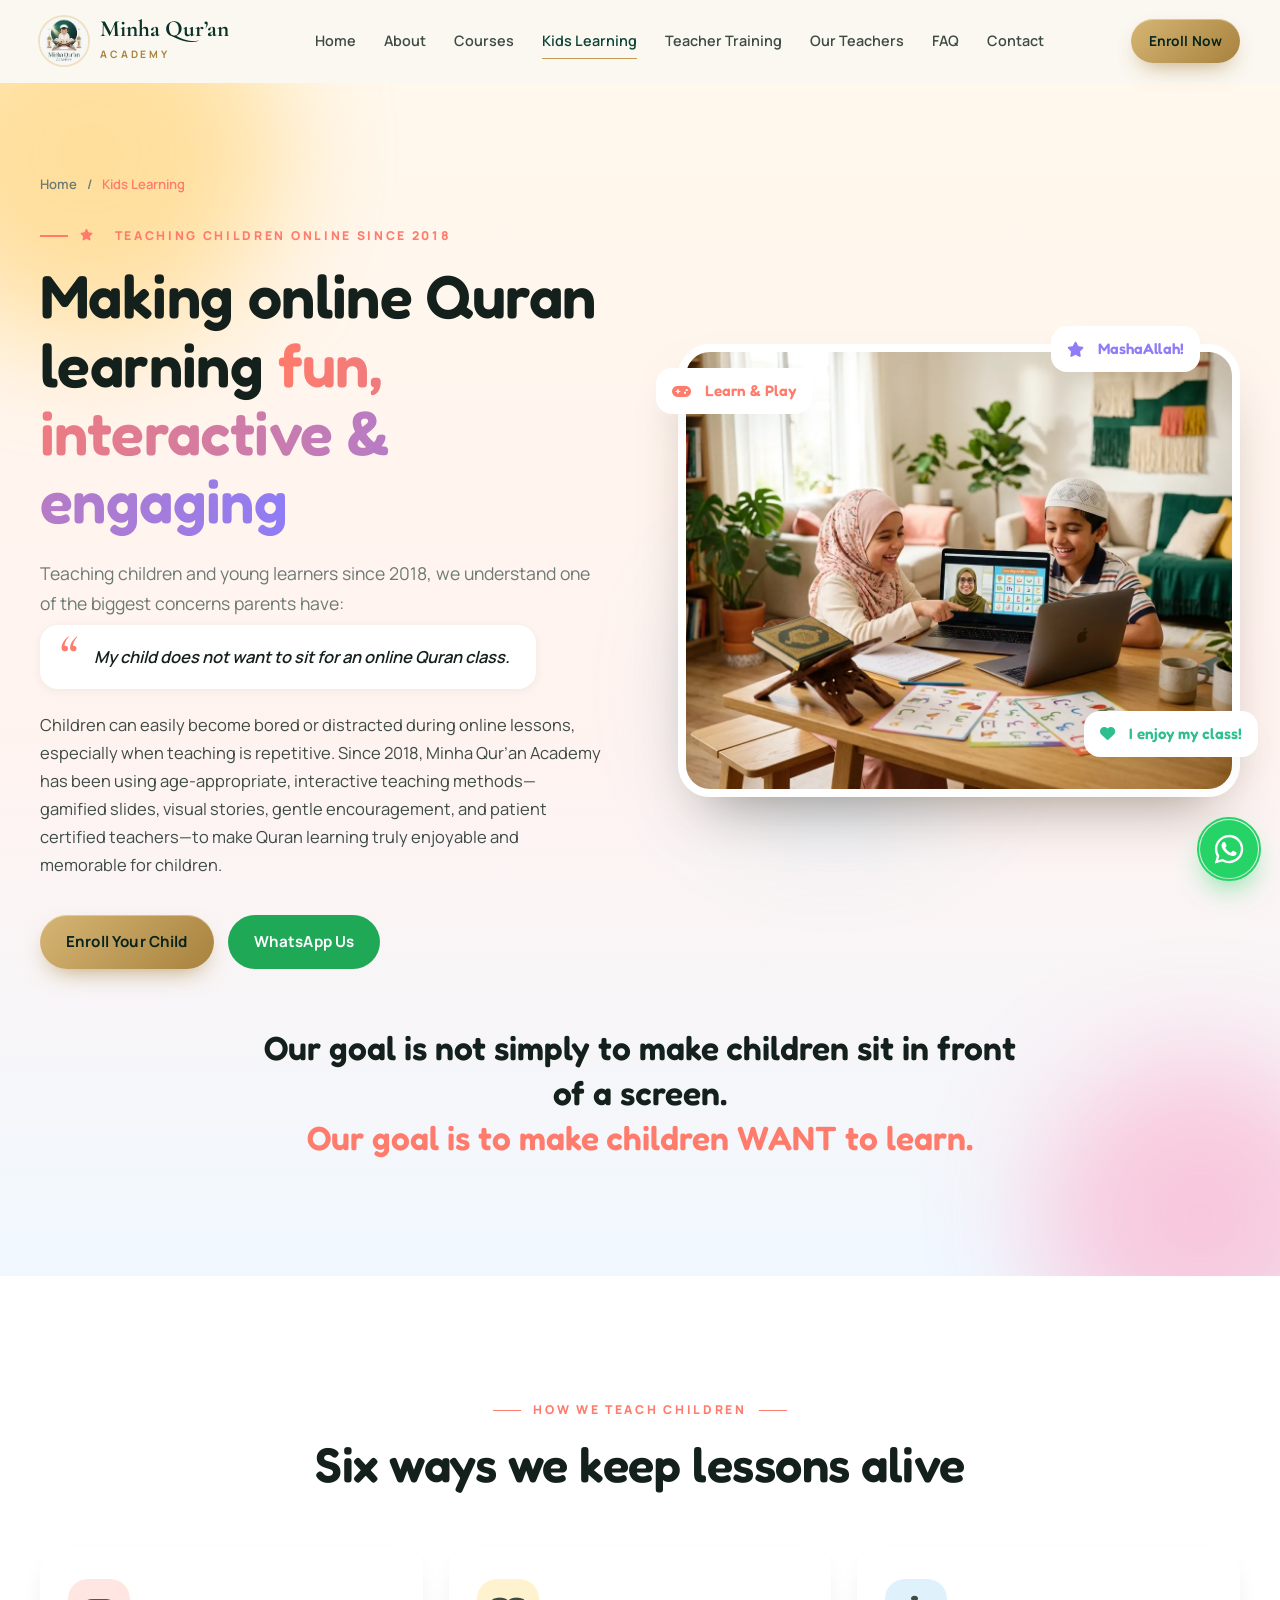
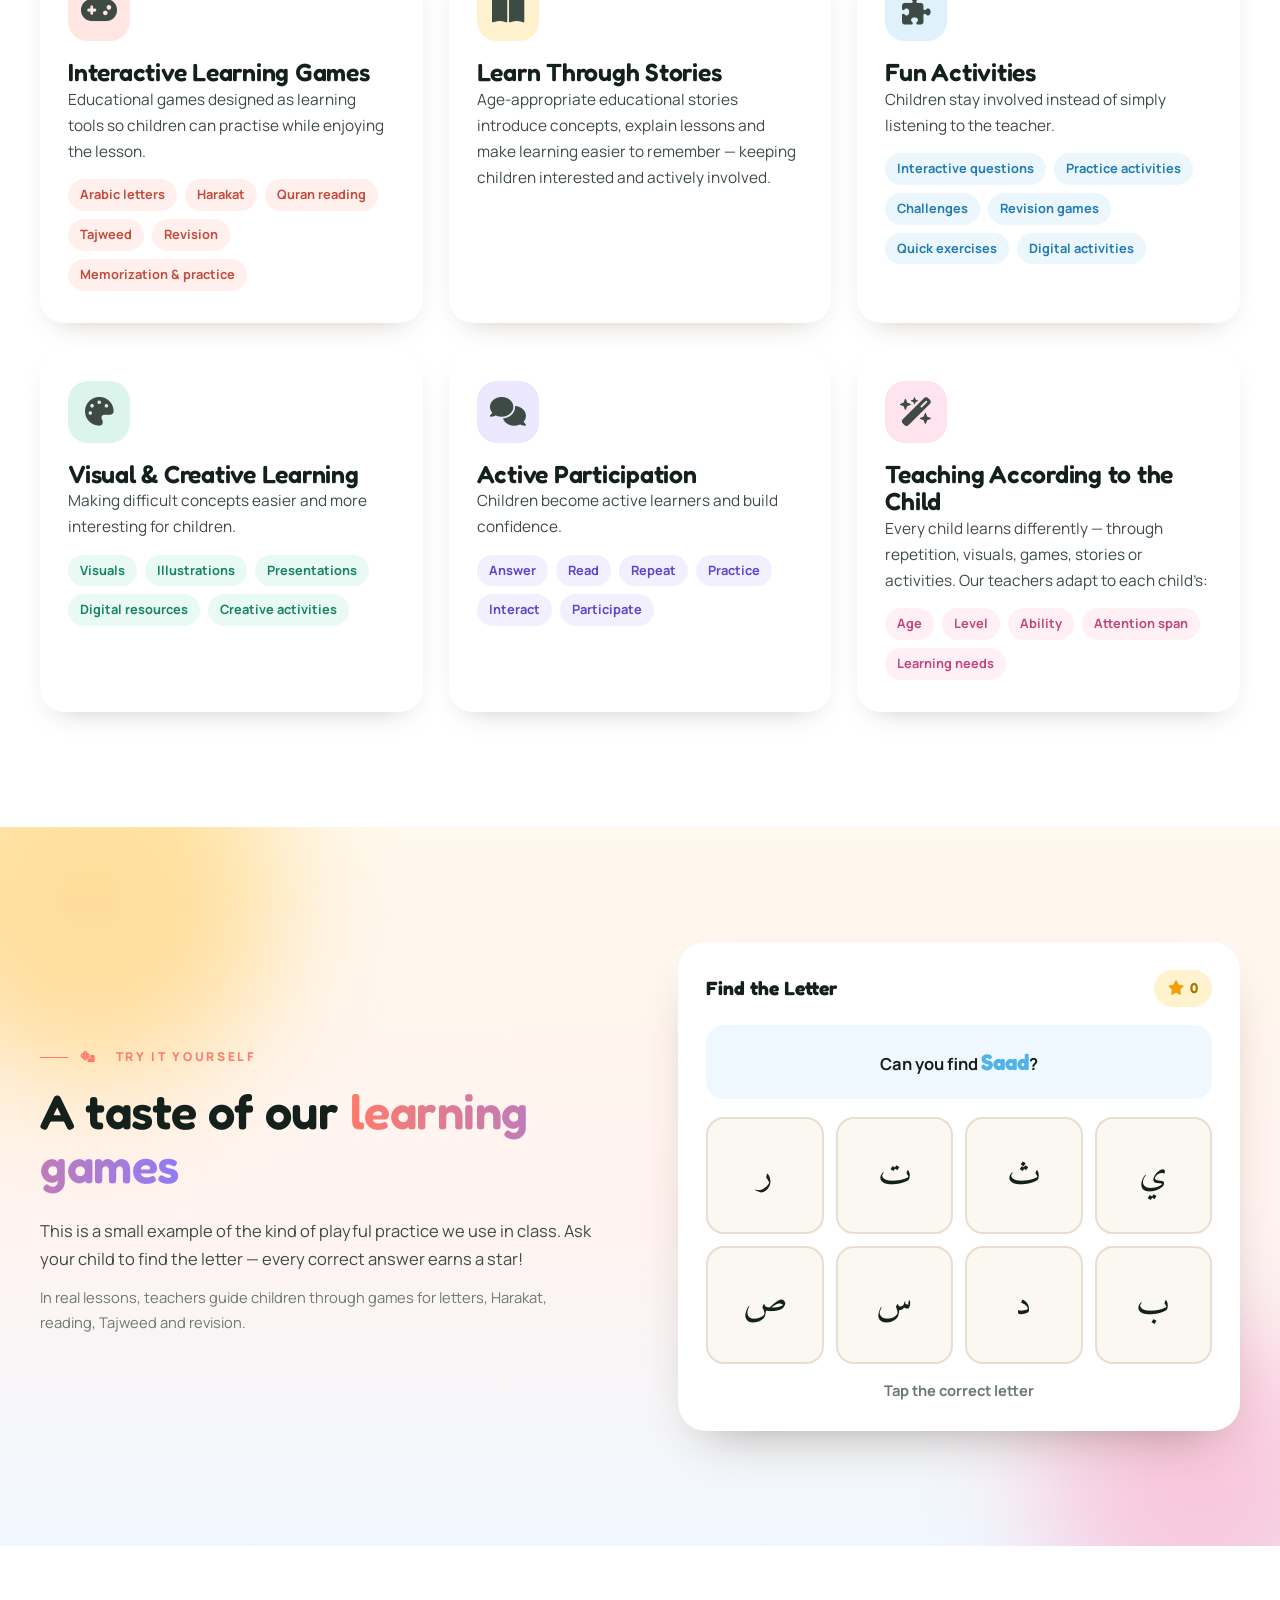
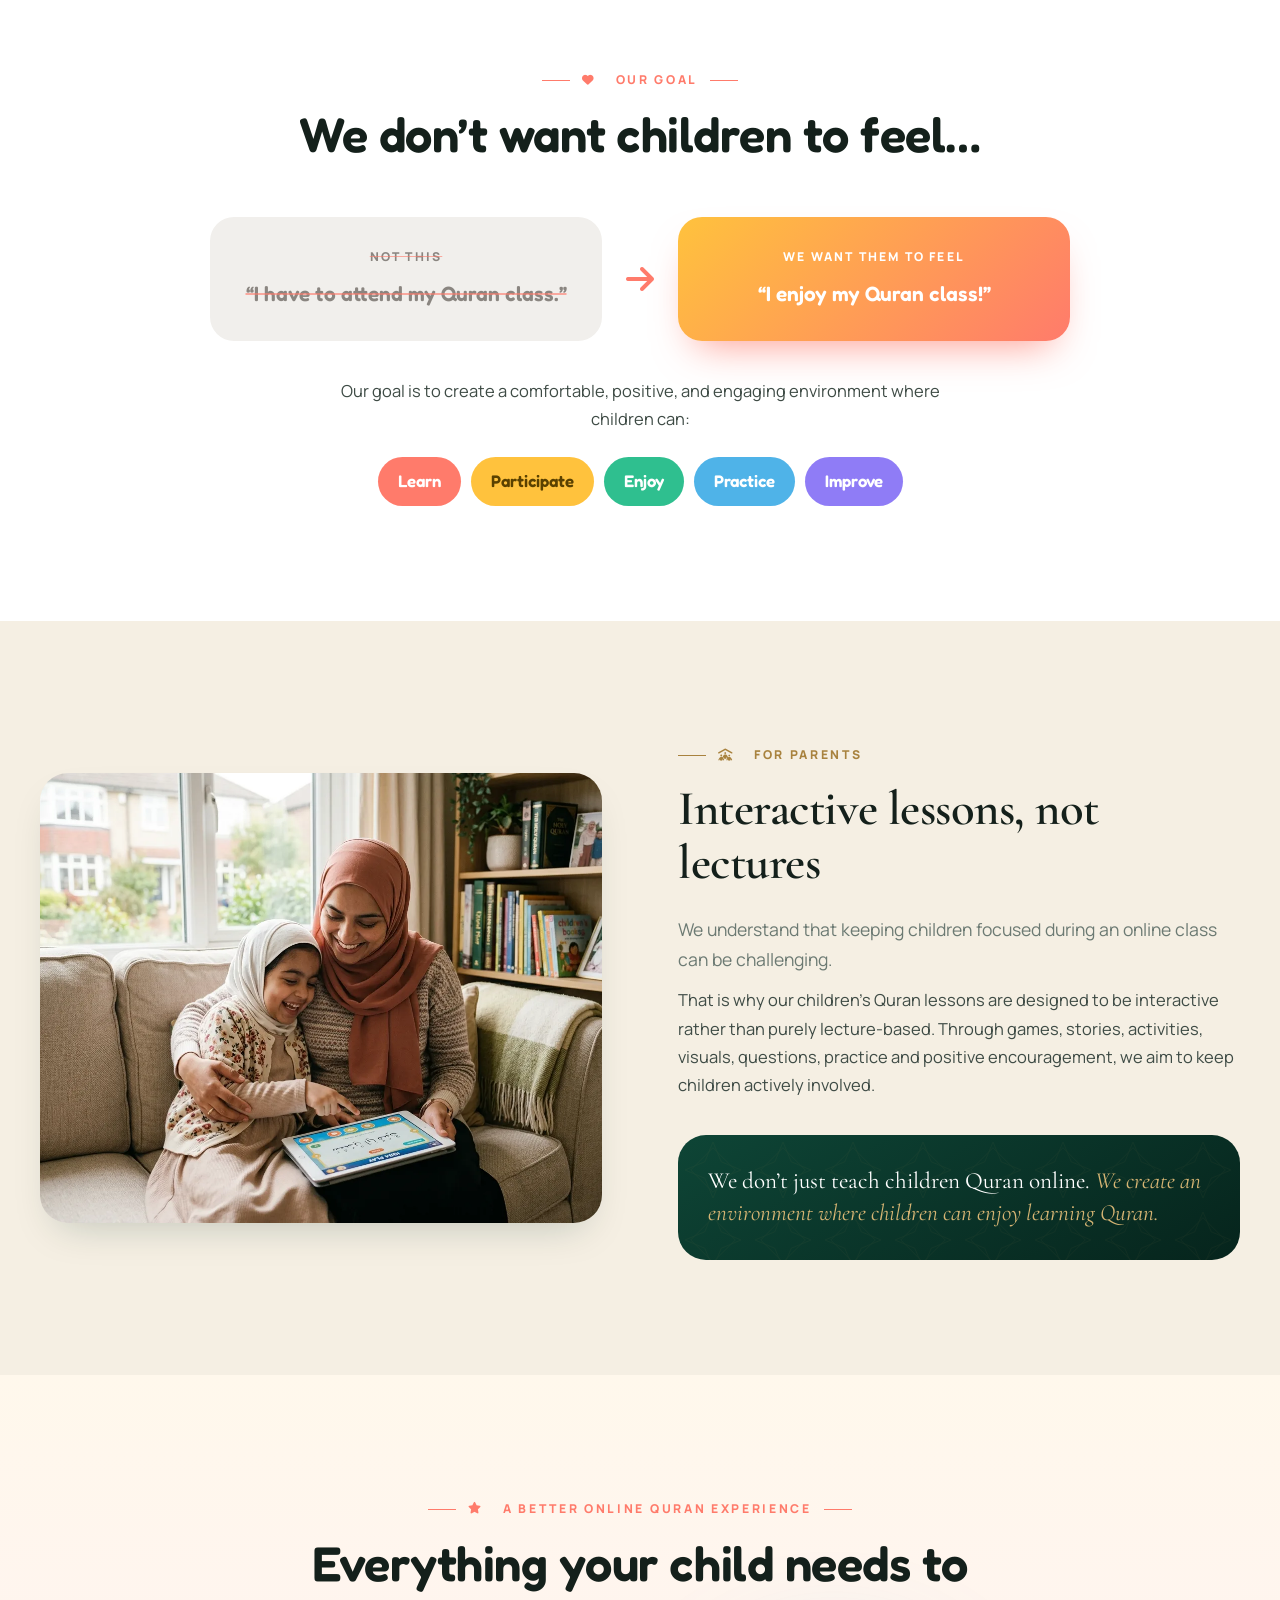
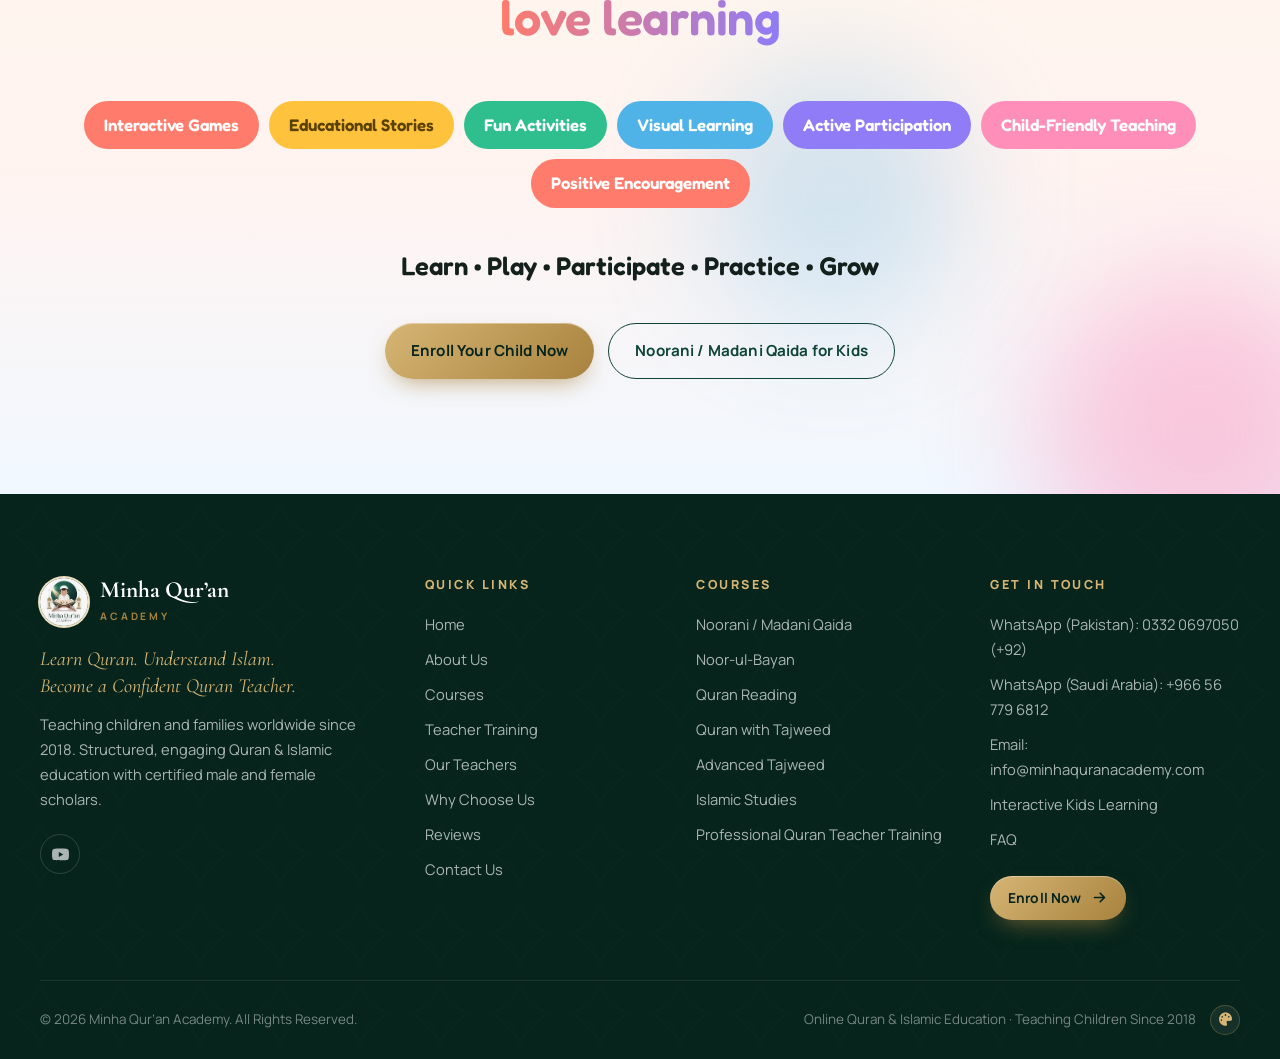
<file: kids.html>
<!DOCTYPE html>
<html lang="en">

<head>
  <meta charset="UTF-8">
  <meta name="viewport" content="width=device-width, initial-scale=1.0">
  <title>Online Quran Classes for Kids | Fun &amp; Interactive Learning | Minha Qur’an Academy</title>
  <meta name="description"
    content="Child-friendly online Quran classes with interactive games, stories, and patient teachers. Helping children enjoy Noorani Qaida and correct Tajweed recitation.">
  <meta name="keywords"
    content="Quran Classes for Kids, Online Quran Classes, Noorani Qaida for kids, Learn Quran Online, Interactive Quran learning">
  <meta name="author" content="Minha Qur’an Academy">
  <meta name="robots" content="index, follow, max-image-preview:large, max-snippet:-1, max-video-preview:-1">
  <meta name="theme-color" content="#0a3328">

  <!-- Canonical URL -->
  <link rel="canonical" href="https://minhaquranacademy.com/kids.html">

  <!-- Open Graph / Facebook -->
  <meta property="og:type" content="website">
  <meta property="og:locale" content="en_US">
  <meta property="og:site_name" content="Minha Qur’an Academy">
  <meta property="og:url" content="https://minhaquranacademy.com/kids.html">
  <meta property="og:title" content="Online Quran Classes for Kids | Fun &amp; Interactive Learning">
  <meta property="og:description" content="Child-friendly online Quran classes with interactive games, stories, and patient teachers. Helping children enjoy Noorani Qaida and correct Tajweed recitation.">
  <meta property="og:image" content="https://minhaquranacademy.com/assets/images/kids-interactive_og.jpg">
  <meta property="og:image:secure_url" content="https://minhaquranacademy.com/assets/images/kids-interactive_og.jpg">
  <meta property="og:image:type" content="image/jpeg">
  <meta property="og:image:width" content="1200">
  <meta property="og:image:height" content="630">
  <meta property="og:image:alt" content="Children joyfully learning Arabic letters in an interactive online Quran lesson">

  <!-- Twitter / X Cards -->
  <meta name="twitter:card" content="summary_large_image">
  <meta name="twitter:url" content="https://minhaquranacademy.com/kids.html">
  <meta name="twitter:title" content="Online Quran Classes for Kids | Fun &amp; Interactive Learning">
  <meta name="twitter:description" content="Child-friendly online Quran classes with interactive games, stories, and patient teachers. Helping children enjoy Noorani Qaida and correct Tajweed.">
  <meta name="twitter:image" content="https://minhaquranacademy.com/assets/images/kids-interactive_og.jpg">

  <link rel="icon" type="image/webp" href="assets/images/logo.webp">
  <link rel="stylesheet" href="assets/css/main.css?v=20261110_1">
  <link rel="preconnect" href="https://fonts.googleapis.com">
  <link rel="preconnect" href="https://fonts.gstatic.com" crossorigin>
  <link
    href="https://fonts.googleapis.com/css2?family=Amiri:wght@400;700&family=Cormorant+Garamond:ital,wght@0,500;0,600;0,700;1,500;1,600&family=Fredoka:wght@500;600&family=Manrope:wght@400;500;600;700;800&display=swap"
    rel="stylesheet" media="print" onload="this.media='all'">
  <!-- Font Awesome Icons -->
  <link rel="stylesheet" href="https://cdnjs.cloudflare.com/ajax/libs/font-awesome/6.5.2/css/all.min.css" integrity="sha512-SnH5WK+bZxgPHs44uWIX+LLJAJ9/2PkPKZ5QiAj6Ta86w+fsb2TkcmfRyVX3pBnMFcV7oQPJkl9QevSCWr3W6A==" crossorigin="anonymous" referrerpolicy="no-referrer" media="print" onload="this.media='all'">
  <noscript>
    <link rel="stylesheet" href="https://fonts.googleapis.com/css2?family=Amiri:wght@400;700&family=Cormorant+Garamond:ital,wght@0,500;0,600;0,700;1,500;1,600&family=Fredoka:wght@500;600&family=Manrope:wght@400;500;600;700;800&display=swap">
    <link rel="stylesheet" href="https://cdnjs.cloudflare.com/ajax/libs/font-awesome/6.5.2/css/all.min.css">
  </noscript>

  <!-- Schema.org JSON-LD Structured Data -->
  <script type="application/ld+json">
  {
    "@context": "https://schema.org",
    "@graph": [
      {
        "@type": "BreadcrumbList",
        "itemListElement": [
          {
            "@type": "ListItem",
            "position": 1,
            "name": "Home",
            "item": "https://minhaquranacademy.com/"
          },
          {
            "@type": "ListItem",
            "position": 2,
            "name": "Kids Learning",
            "item": "https://minhaquranacademy.com/kids.html"
          }
        ]
      },
      {
        "@type": "WebPage",
        "@id": "https://minhaquranacademy.com/kids.html#webpage",
        "url": "https://minhaquranacademy.com/kids.html",
        "name": "Online Quran Classes for Kids — Minha Qur’an Academy",
        "description": "Fun, interactive online Quran classes for kids. Learning games, stories, activities and child-friendly teaching methods.",
        "isPartOf": {
          "@type": "WebSite",
          "@id": "https://minhaquranacademy.com/#website"
        }
      }
    ]
  }
  </script>
</head>

<body data-page="kids">
  <header id="site-header"></header>

  <main>
    <!-- HERO -->
    <section class="section kids-zone" style="padding-top:clamp(56px,7vw,90px)">
      <span class="blob b1"></span><span class="blob b2"></span><span class="blob b3"></span>
      <div class="container split">
        <div class="reveal">
          <nav class="breadcrumb" aria-label="Breadcrumb" style="justify-content:flex-start;color:var(--muted)"><a
              href="index.html">Home</a><span>/</span><span style="color:var(--k-coral)">Kids Learning</span></nav>
          <span class="eyebrow"><i class="fa-solid fa-star"></i> Teaching Children Online Since 2018</span>
          <h1 class="kids-title" style="font-size:clamp(2.4rem,5vw,3.8rem)">Making online Quran learning <span
              style="background:linear-gradient(90deg,var(--k-coral),var(--k-lilac));-webkit-background-clip:text;background-clip:text;color:transparent">fun,
              interactive &amp; engaging</span></h1>
          <p class="lead mt-2">Teaching children and young learners since 2018, we understand one of the biggest concerns parents have:</p>
          <div class="parent-quote">My child does not want to sit for an online Quran class.</div>
          <p>Children can easily become bored or distracted during online lessons, especially when teaching is
            repetitive. Since 2018, Minha Qur’an Academy has been using age-appropriate, interactive teaching methods—gamified slides, visual stories, gentle encouragement, and patient certified teachers—to make Quran
            learning truly enjoyable and memorable for children.</p>
          <div class="btn-row mt-3">
            <a href="enroll.html" class="btn btn-gold">Enroll Your Child</a>
            <a href="#" data-wa class="btn btn-wa"
              data-wa-text="Assalamu Alaikum, I would like to know about interactive Quran classes for my child.">WhatsApp
              Us</a>
          </div>
        </div>
        <div class="kids-photo reveal d1">
          <div class="img-frame"><img src="assets/images/kids-interactive_opt.webp"
              alt="Children joyfully learning Arabic letters in an interactive online Quran lesson" width="1200"
              height="896" fetchpriority="high" decoding="async"></div>
          <span class="sticker s1"><i class="fa-solid fa-gamepad"></i> Learn &amp; Play</span>
          <span class="sticker s2"><i class="fa-solid fa-heart"></i> I enjoy my class!</span>
          <span class="sticker s3"><i class="fa-solid fa-star"></i> MashaAllah!</span>
        </div>
      </div>

      <div class="container mt-4">
        <div class="text-center reveal" style="max-width:760px;margin:0 auto">
          <p
            style="font-family:var(--f-kids);font-size:clamp(1.5rem,3vw,2.1rem);font-weight:600;color:var(--ink);line-height:1.35">
            Our goal is not simply to make children sit in front of a screen.<br><span style="color:var(--k-coral)">Our
              goal is to make children WANT to learn.</span></p>
        </div>
      </div>
    </section>

    <!-- METHODS -->
    <section class="section section-white">
      <div class="container">
        <div class="section-head center reveal">
          <span class="eyebrow" style="color:var(--k-coral)">How We Teach Children</span>
          <h2 class="kids-title">Six ways we keep lessons alive</h2>
        </div>
        <div class="grid grid-3">
          <div class="kid-card kc-coral reveal">
            <div class="k-icon"><i class="fa-solid fa-gamepad"></i></div>
            <h3 class="kids-title">Interactive Learning Games</h3>
            <p>Educational games designed as learning tools so children can practise while enjoying the lesson.</p>
            <ul>
              <li>Arabic letters</li>
              <li>Harakat</li>
              <li>Quran reading</li>
              <li>Tajweed</li>
              <li>Revision</li>
              <li>Memorization &amp; practice</li>
            </ul>
          </div>
          <div class="kid-card kc-sun reveal d1">
            <div class="k-icon"><i class="fa-solid fa-book-open"></i></div>
            <h3 class="kids-title">Learn Through Stories</h3>
            <p>Age-appropriate educational stories introduce concepts, explain lessons and make learning easier to
              remember — keeping children interested and actively involved.</p>
          </div>
          <div class="kid-card kc-sky reveal d2">
            <div class="k-icon"><i class="fa-solid fa-puzzle-piece"></i></div>
            <h3 class="kids-title">Fun Activities</h3>
            <p>Children stay involved instead of simply listening to the teacher.</p>
            <ul>
              <li>Interactive questions</li>
              <li>Practice activities</li>
              <li>Challenges</li>
              <li>Revision games</li>
              <li>Quick exercises</li>
              <li>Digital activities</li>
            </ul>
          </div>
          <div class="kid-card kc-mint reveal">
            <div class="k-icon"><i class="fa-solid fa-palette"></i></div>
            <h3 class="kids-title">Visual &amp; Creative Learning</h3>
            <p>Making difficult concepts easier and more interesting for children.</p>
            <ul>
              <li>Visuals</li>
              <li>Illustrations</li>
              <li>Presentations</li>
              <li>Digital resources</li>
              <li>Creative activities</li>
            </ul>
          </div>
          <div class="kid-card kc-lilac reveal d1">
            <div class="k-icon"><i class="fa-solid fa-comments"></i></div>
            <h3 class="kids-title">Active Participation</h3>
            <p>Children become active learners and build confidence.</p>
            <ul>
              <li>Answer</li>
              <li>Read</li>
              <li>Repeat</li>
              <li>Practice</li>
              <li>Interact</li>
              <li>Participate</li>
            </ul>
          </div>
          <div class="kid-card kc-pink reveal d2">
            <div class="k-icon"><i class="fa-solid fa-wand-magic-sparkles"></i></div>
            <h3 class="kids-title">Teaching According to the Child</h3>
            <p>Every child learns differently — through repetition, visuals, games, stories or activities. Our teachers
              adapt to each child’s:</p>
            <ul>
              <li>Age</li>
              <li>Level</li>
              <li>Ability</li>
              <li>Attention span</li>
              <li>Learning needs</li>
            </ul>
          </div>
        </div>
      </div>
    </section>

    <!-- TRY A GAME -->
    <section class="section kids-zone">
      <span class="blob b1"></span><span class="blob b2"></span>
      <div class="container split">
        <div class="reveal">
          <span class="eyebrow"><i class="fa-solid fa-dice"></i> Try It Yourself</span>
          <h2>A taste of our <em>learning games</em></h2>
          <p class="mt-2">This is a small example of the kind of playful practice we use in class. Ask your child to
            find the letter — every correct answer earns a star!</p>
          <p class="mt-1" style="color:var(--muted);font-size:.92rem">In real lessons, teachers guide children through
            games for letters, Harakat, reading, Tajweed and revision.</p>
        </div>
        <div class="letter-game reveal d1" id="letter-game">
          <div class="letter-game-head"><strong>Find the Letter</strong><span class="score"><i class="fa-solid fa-star" style="color:#f59e0b"></i> <span
                id="game-score">0</span></span></div>
          <div class="game-prompt">Can you find <b id="game-target">Baa</b>?</div>
          <div class="letters"></div>
          <p class="game-msg" aria-live="polite"></p>
        </div>
      </div>
    </section>

    <!-- OUR GOAL -->
    <section class="section section-white">
      <div class="container">
        <div class="section-head center reveal">
          <span class="eyebrow" style="color:var(--k-coral)"><i class="fa-solid fa-heart"></i> Our Goal</span>
          <h2 class="kids-title">We don’t want children to feel…</h2>
        </div>
        <div class="feel-compare reveal">
          <div class="feel no"><small>Not this</small>“I have to attend my Quran class.”</div>
          <div class="feel-arrow"><i class="fa-solid fa-arrow-right"></i></div>
          <div class="feel yes"><small>We want them to feel</small>“I enjoy my Quran class!”</div>
        </div>
        <p class="text-center mt-3 reveal" style="max-width:640px;margin-inline:auto">Our goal is to create a
          comfortable, positive, and engaging environment where children can:</p>
        <div class="word-flow mt-2 reveal">
          <span>Learn</span><span>Participate</span><span>Enjoy</span><span>Practice</span><span>Improve</span></div>
      </div>
    </section>

    <!-- FOR PARENTS -->
    <section class="section section-cream">
      <div class="container split">
        <div class="img-accent reveal">
          <div class="img-frame"><img src="assets/images/family-learning_opt.webp"
              alt="Mother and daughter enjoying an interactive Quran learning game" loading="lazy" width="1200"
              height="896"></div>
        </div>
        <div class="reveal d1">
          <span class="eyebrow"><i class="fa-solid fa-people-roof"></i> For Parents</span>
          <h2>Interactive lessons, not lectures</h2>
          <p class="lead mt-2">We understand that keeping children focused during an online class can be challenging.
          </p>
          <p class="mt-1">That is why our children’s Quran lessons are designed to be interactive rather than purely
            lecture-based. Through games, stories, activities, visuals, questions, practice and positive encouragement,
            we aim to keep children actively involved.</p>
          <div class="quote-block mt-3" style="padding:30px">
            <p style="font-family:var(--f-display);font-size:1.45rem;color:#fff;line-height:1.4">We don’t just teach
              children Quran online. <span style="color:var(--gold-400);font-style:italic">We create an environment
                where children can enjoy learning Quran.</span></p>
          </div>
        </div>
      </div>
    </section>

    <!-- BETTER EXPERIENCE -->
    <section class="section kids-zone">
      <span class="blob b2"></span><span class="blob b3"></span>
      <div class="container text-center">
        <div class="section-head center reveal">
          <span class="eyebrow"><i class="fa-solid fa-star"></i> A Better Online Quran Experience</span>
          <h2>Everything your child needs to <em>love learning</em></h2>
        </div>
        <div class="word-flow reveal"><span>Interactive Games</span><span>Educational Stories</span><span>Fun
            Activities</span><span>Visual Learning</span><span>Active Participation</span><span>Child-Friendly
            Teaching</span><span>Positive Encouragement</span></div>
        <p class="mt-3 reveal" style="font-family:var(--f-kids);font-size:1.6rem;font-weight:600;color:var(--ink)">Learn
          • Play • Participate • Practice • Grow</p>
        <div class="btn-row center-row mt-3 reveal">
          <a href="enroll.html" class="btn btn-gold">Enroll Your Child Now</a>
          <a href="courses.html#qaida" class="btn btn-outline">Noorani / Madani Qaida for Kids</a>
        </div>
      </div>
    </section>
  </main>

  <footer id="site-footer"></footer>
  <script src="assets/js/main.js?v=20261110_1"></script>
</body>

</html>
</file>
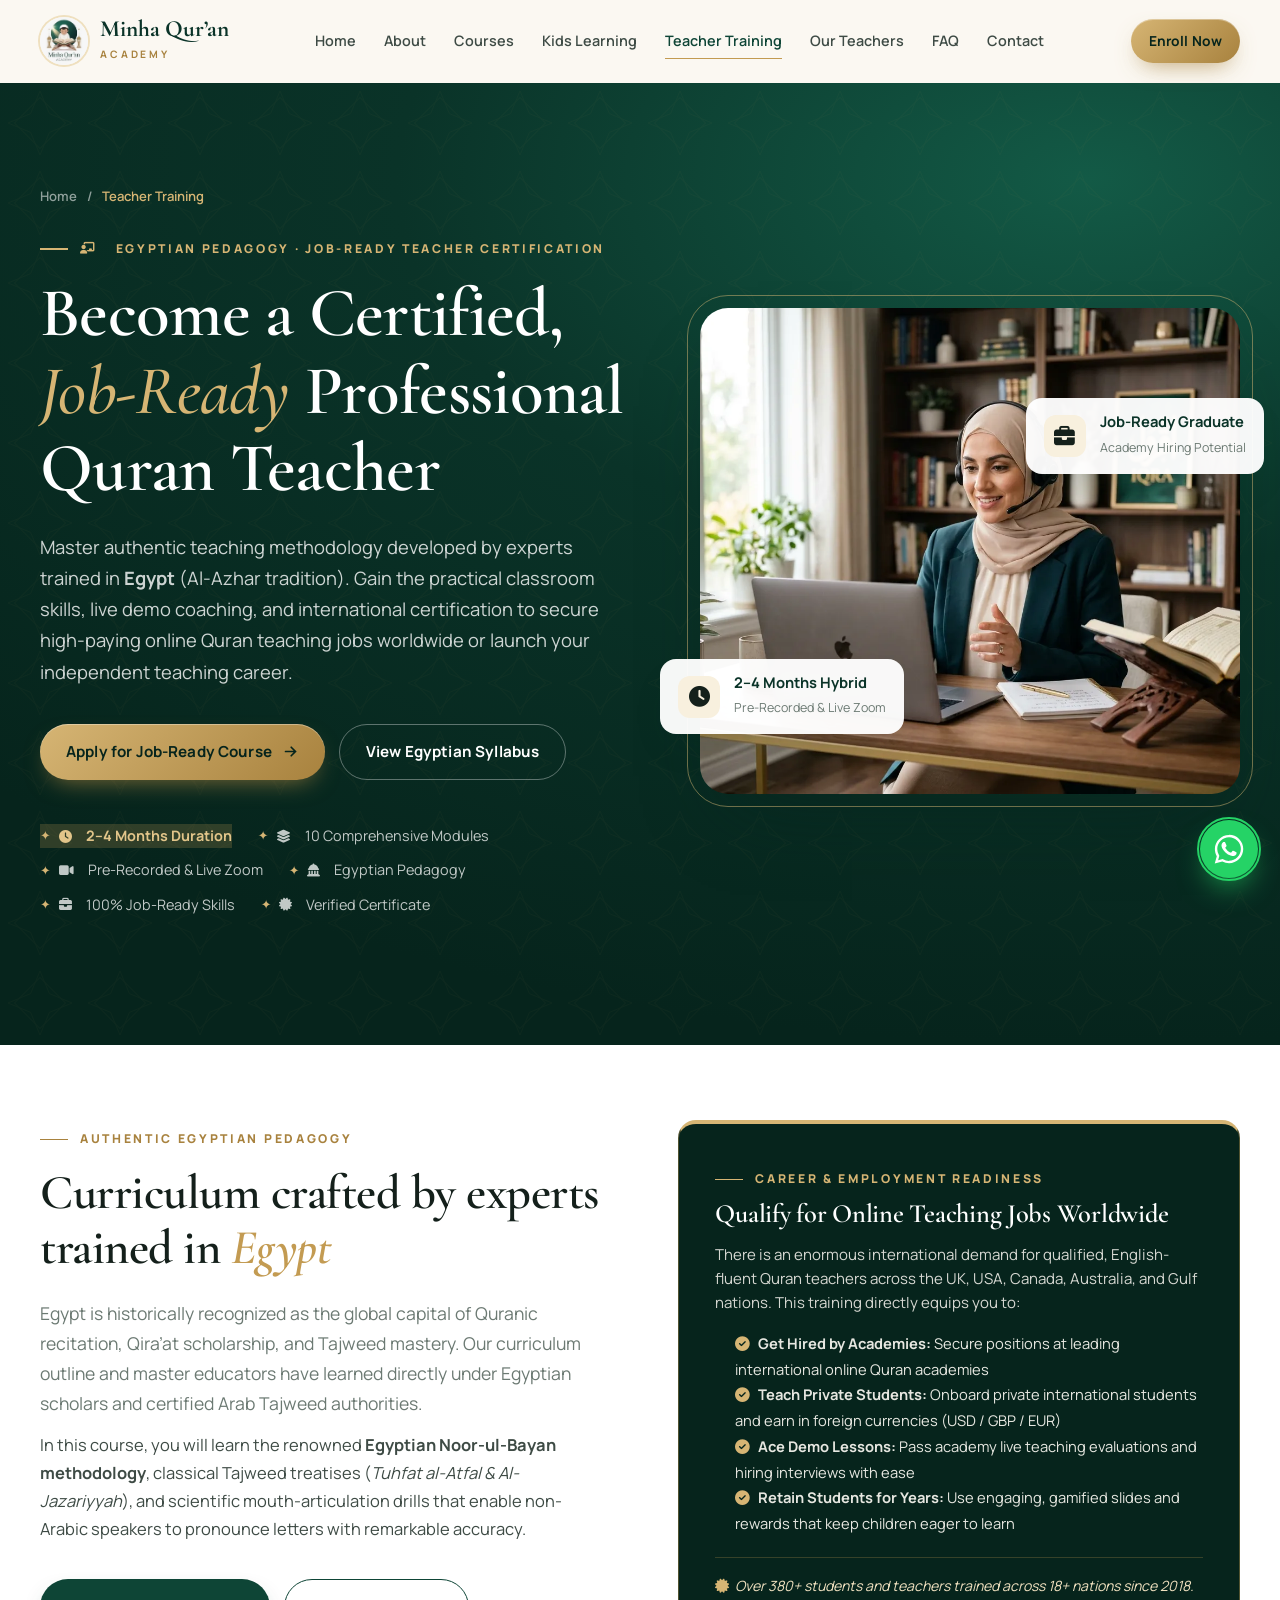
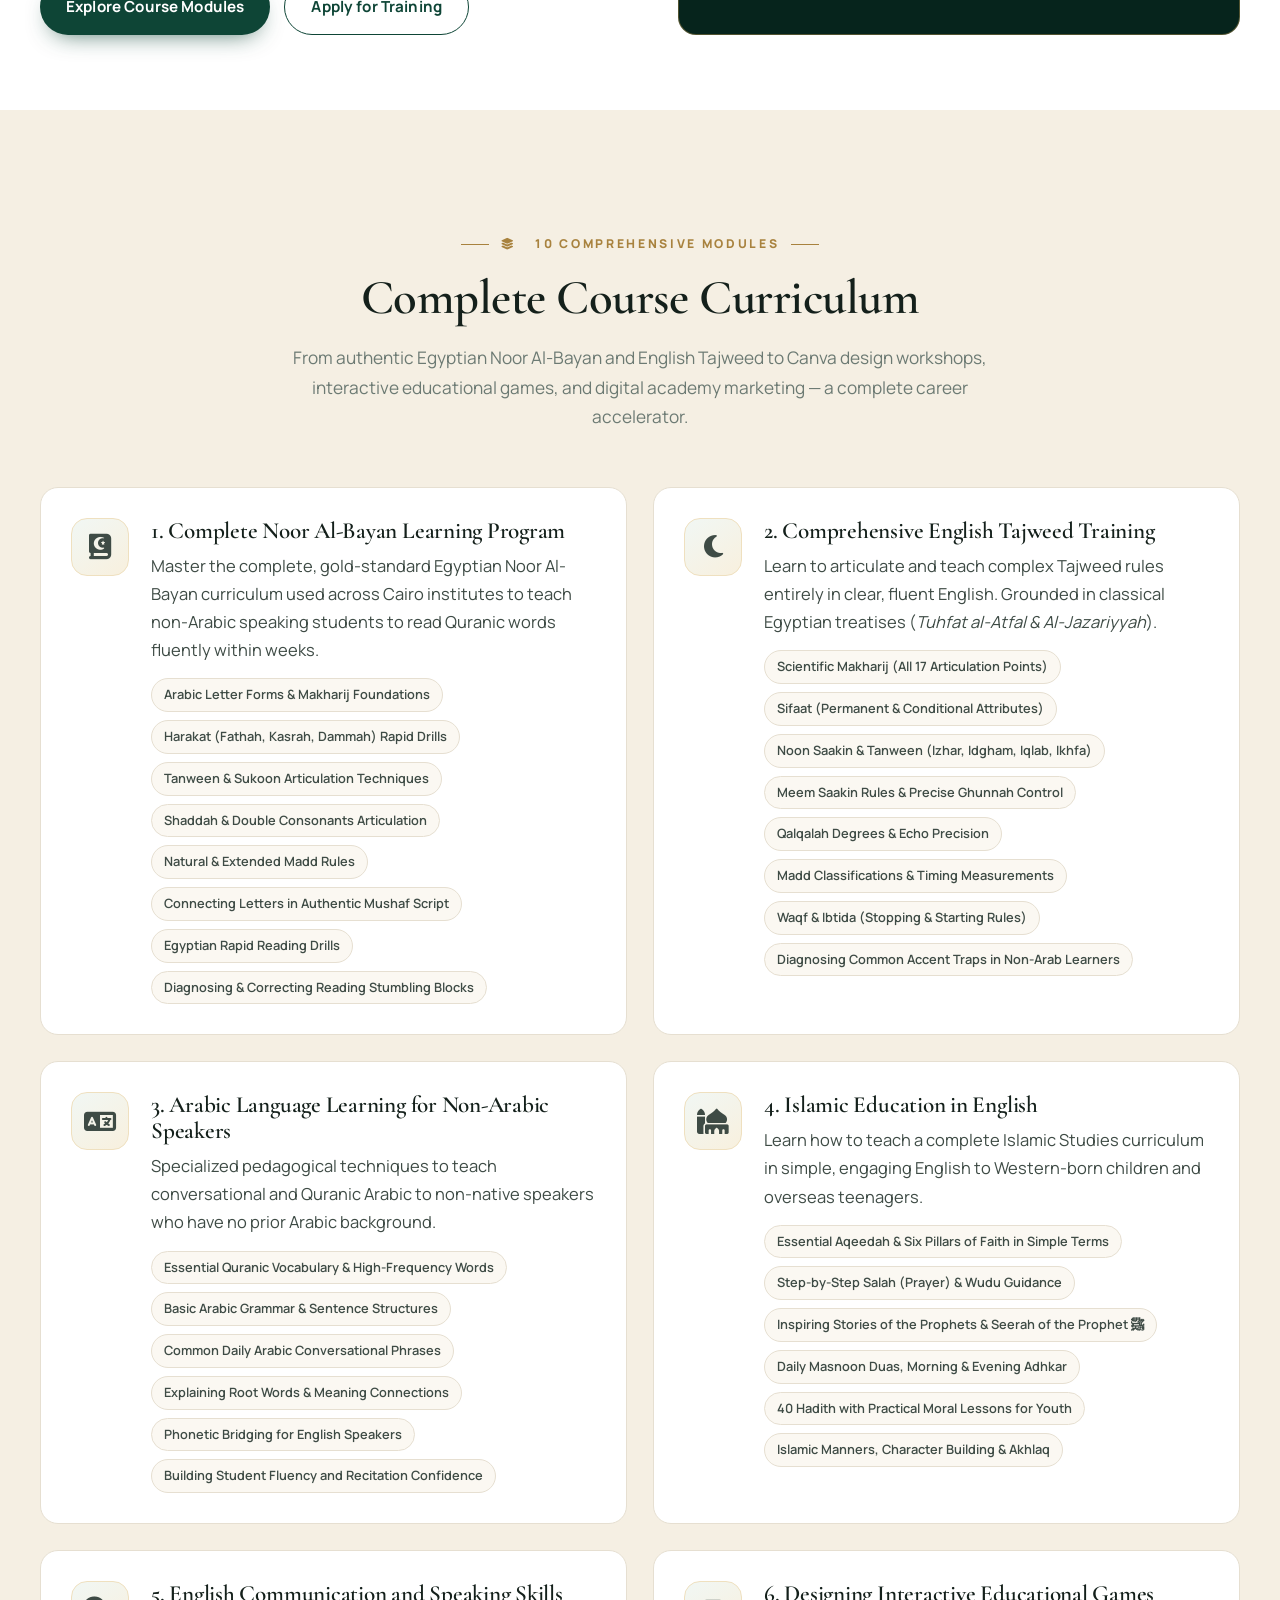
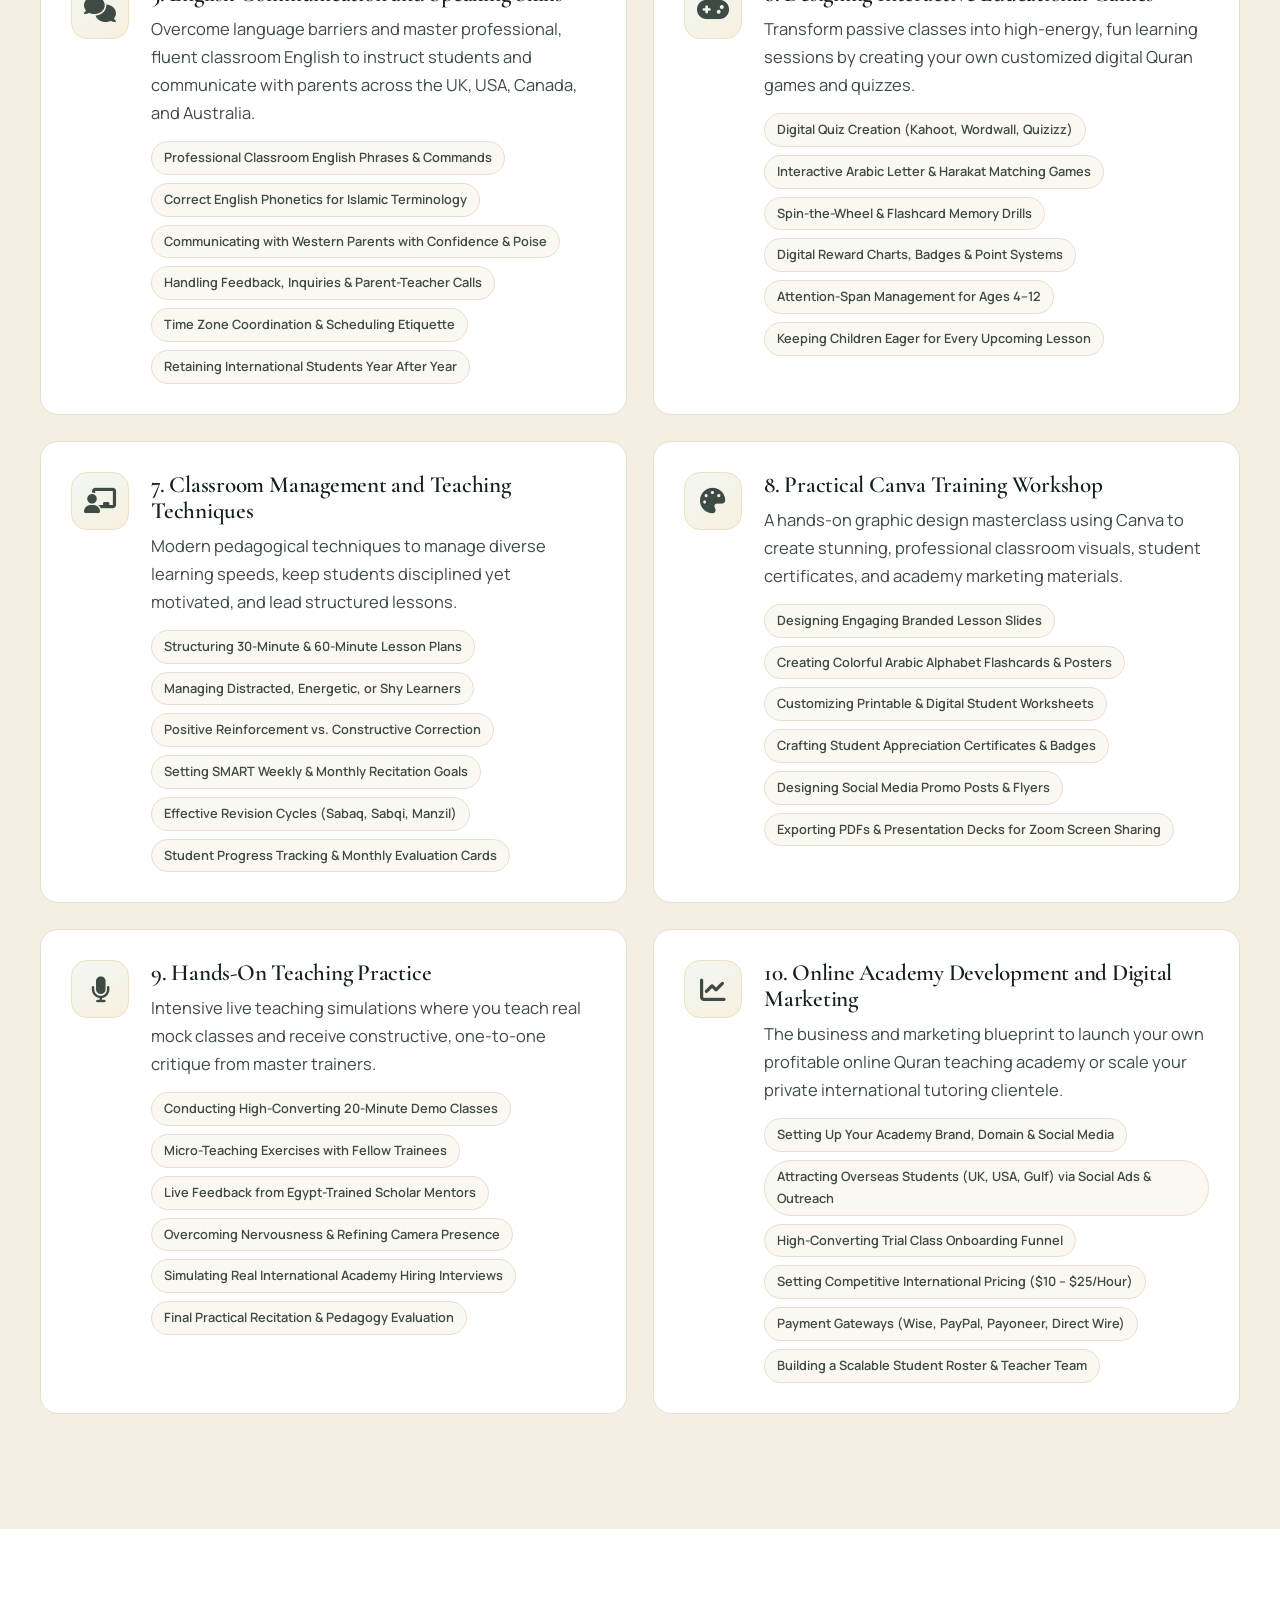
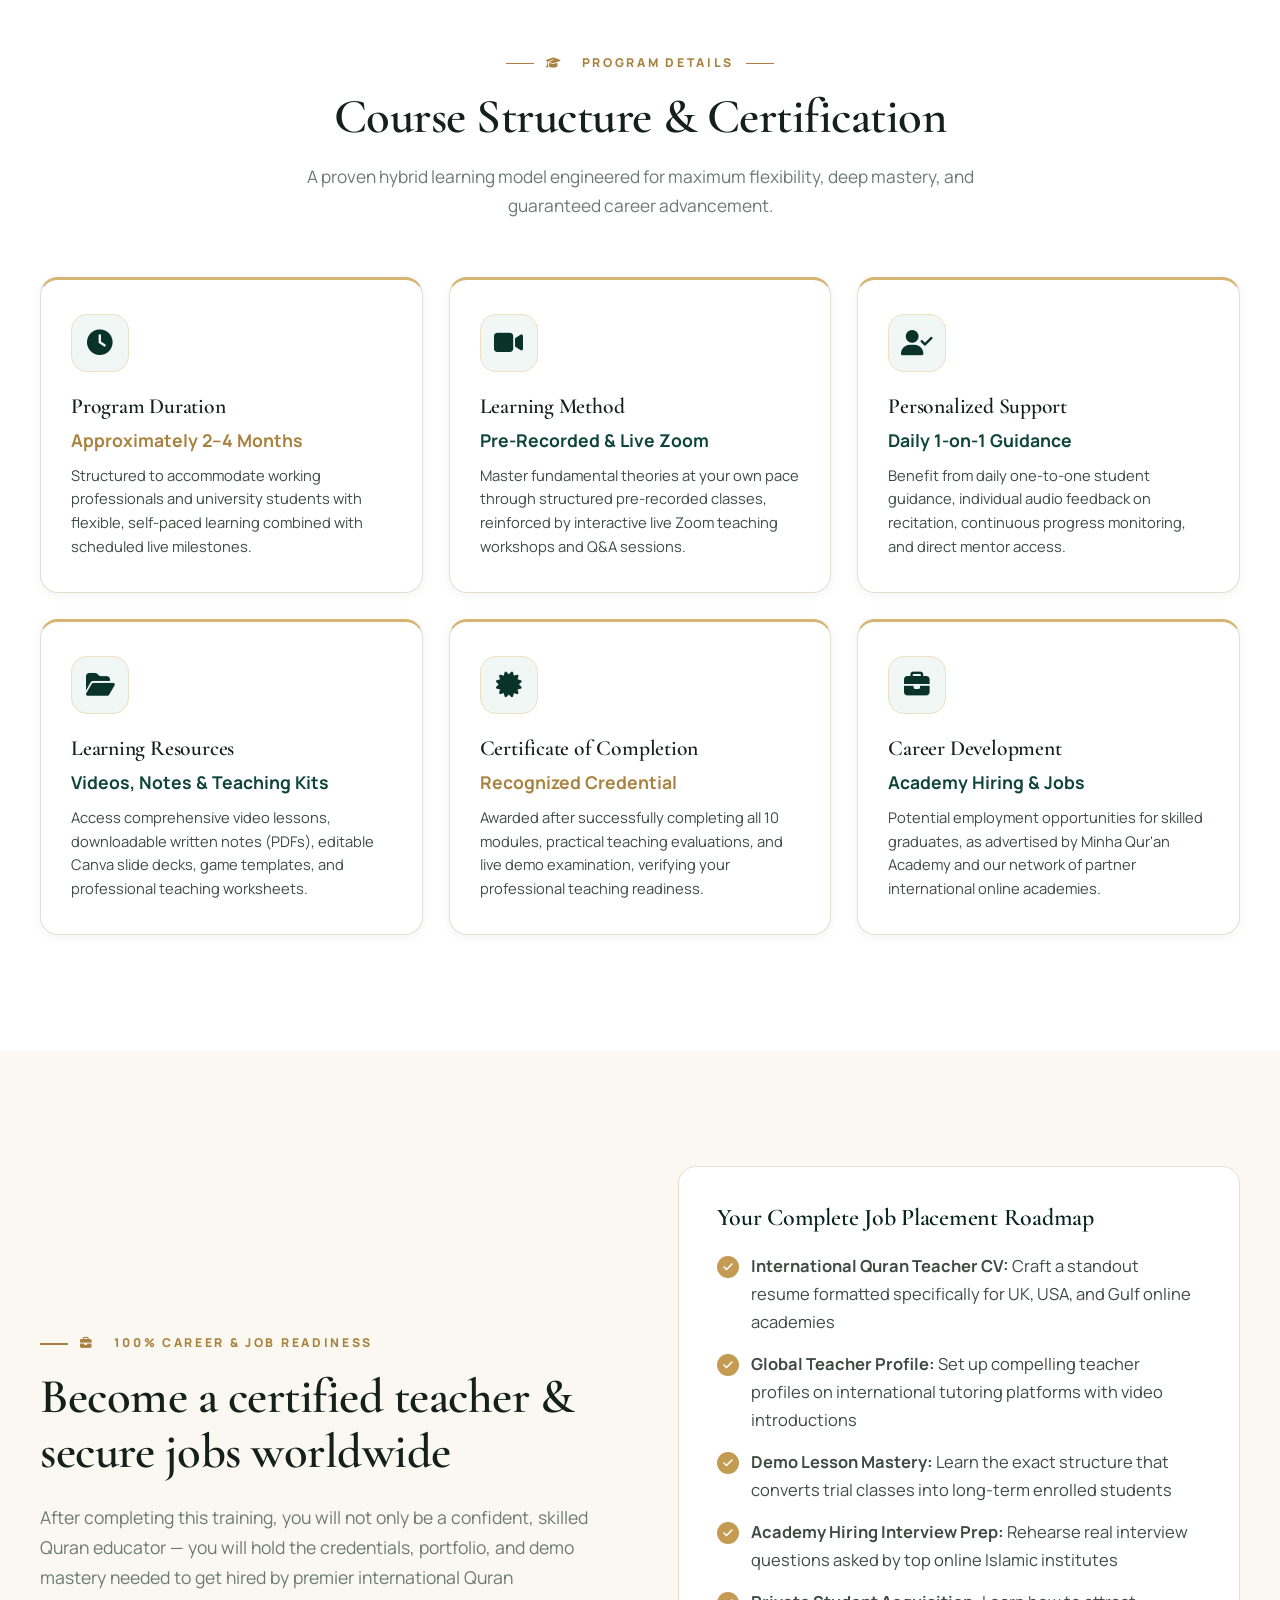
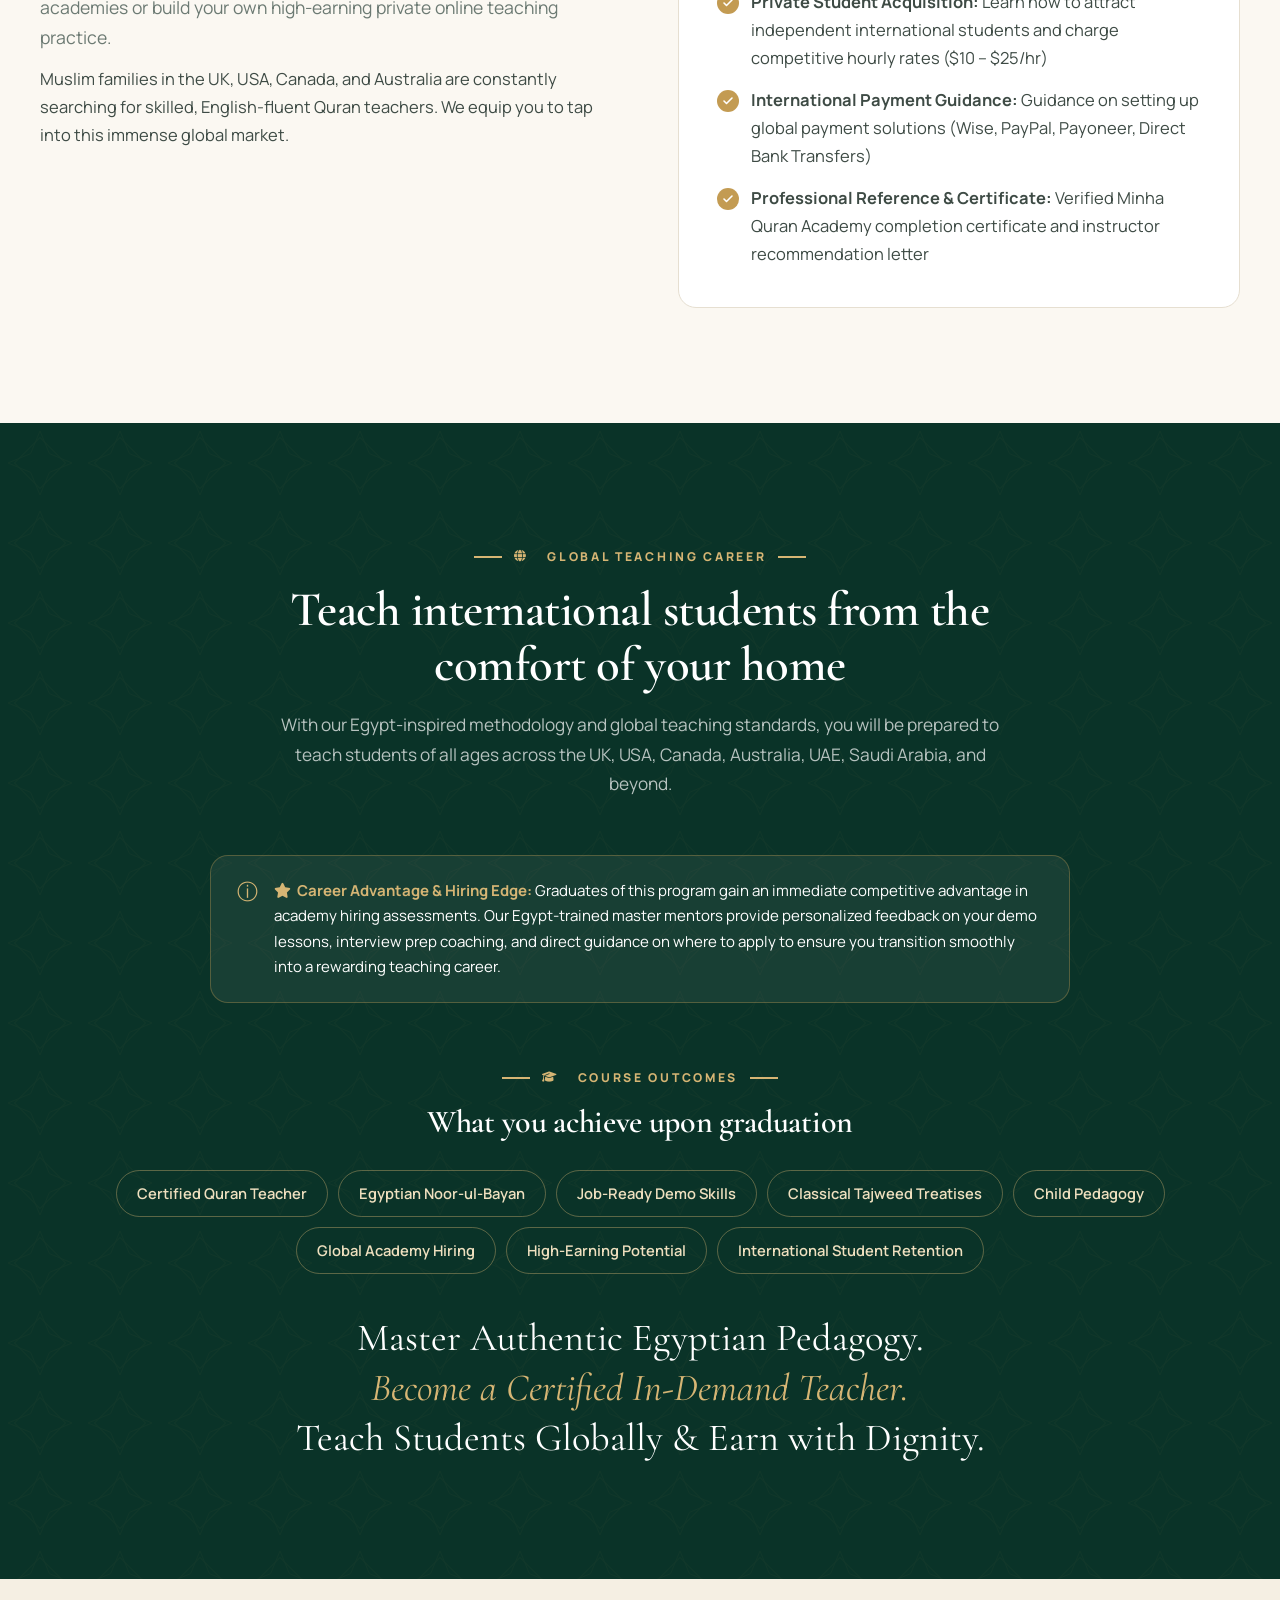
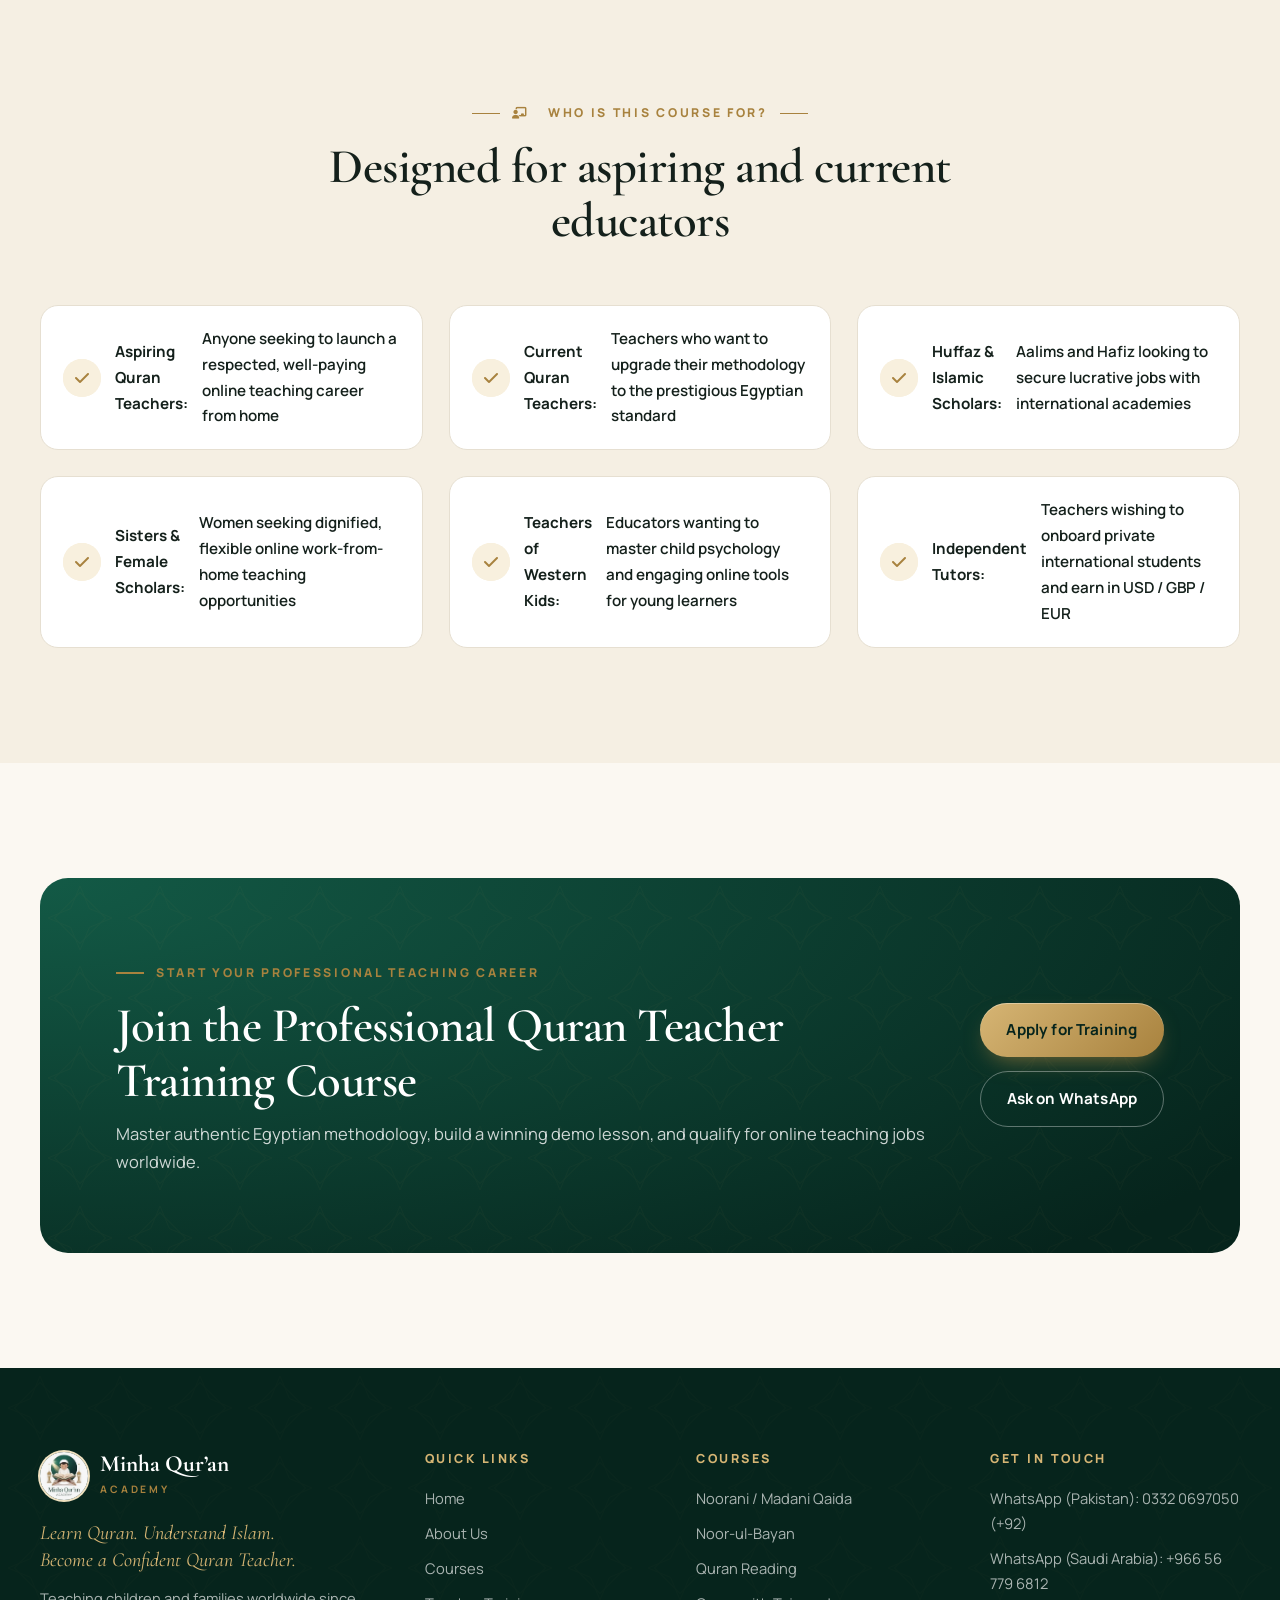
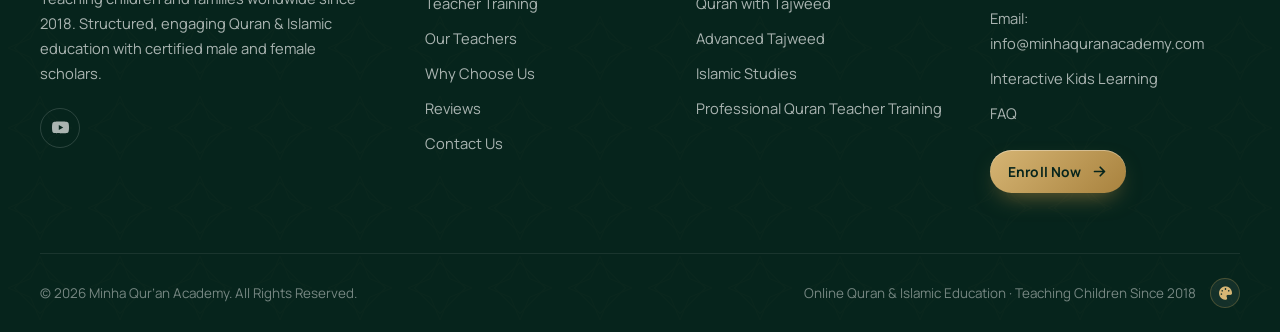
<file: teacher-training.html>
<!DOCTYPE html>
<html lang="en">

<head>
  <meta charset="UTF-8">
  <meta name="viewport" content="width=device-width, initial-scale=1.0">
  <title>Professional Quran Teacher Training Course | Minha Qur’an Academy</title>
  <meta name="description"
    content="Become a certified, job-ready online Quran teacher. Syllabus designed by experts trained in Egypt (Al-Azhar tradition). Master Noor-ul-Bayan, demo lessons, and qualify for global teaching jobs.">
  <meta name="keywords"
    content="Quran Teacher Training, Professional Quran Teacher Training Course, Online Quran Teaching Jobs, Egyptian Quran Pedagogy, Noor ul Bayan Teacher Training, Learn to Teach Quran">
  <meta name="author" content="Minha Qur’an Academy">
  <meta name="robots" content="index, follow, max-image-preview:large, max-snippet:-1, max-video-preview:-1">
  <meta name="theme-color" content="#0a3328">

  <!-- Canonical URL -->
  <link rel="canonical" href="https://minhaquranacademy.com/teacher-training.html">

  <!-- Open Graph / Facebook -->
  <meta property="og:type" content="website">
  <meta property="og:locale" content="en_US">
  <meta property="og:site_name" content="Minha Qur’an Academy">
  <meta property="og:url" content="https://minhaquranacademy.com/teacher-training.html">
  <meta property="og:title" content="Professional Quran Teacher Training Course | Egyptian Pedagogy &amp; Jobs">
  <meta property="og:description" content="Become a certified, job-ready online Quran teacher. Syllabus designed by experts trained in Egypt. Master Noor-ul-Bayan, demo lessons, and qualify for global teaching jobs.">
  <meta property="og:image" content="https://minhaquranacademy.com/assets/images/teacher-training_og.jpg">
  <meta property="og:image:secure_url" content="https://minhaquranacademy.com/assets/images/teacher-training_og.jpg">
  <meta property="og:image:type" content="image/jpeg">
  <meta property="og:image:width" content="1200">
  <meta property="og:image:height" content="630">
  <meta property="og:image:alt" content="Professional Quran Teacher Training Course — Minha Qur'an Academy">

  <!-- Twitter / X Cards -->
  <meta name="twitter:card" content="summary_large_image">
  <meta name="twitter:url" content="https://minhaquranacademy.com/teacher-training.html">
  <meta name="twitter:title" content="Professional Quran Teacher Training Course | Egyptian Pedagogy &amp; Jobs">
  <meta name="twitter:description" content="Become a certified, job-ready online Quran teacher. Syllabus designed by experts trained in Egypt. Master Noor-ul-Bayan and qualify for global teaching jobs.">
  <meta name="twitter:image" content="https://minhaquranacademy.com/assets/images/teacher-training_og.jpg">

  <link rel="icon" type="image/webp" href="assets/images/logo.webp">
  <link rel="stylesheet" href="assets/css/main.css?v=20261110_1">
  <link rel="preconnect" href="https://fonts.googleapis.com">
  <link rel="preconnect" href="https://fonts.gstatic.com" crossorigin>
  <link
    href="https://fonts.googleapis.com/css2?family=Amiri:wght@400;700&family=Cormorant+Garamond:ital,wght@0,500;0,600;0,700;1,500;1,600&family=Fredoka:wght@500;600&family=Manrope:wght@400;500;600;700;800&display=swap"
    rel="stylesheet" media="print" onload="this.media='all'">
  <!-- Font Awesome Icons -->
  <link rel="stylesheet" href="https://cdnjs.cloudflare.com/ajax/libs/font-awesome/6.5.2/css/all.min.css" integrity="sha512-SnH5WK+bZxgPHs44uWIX+LLJAJ9/2PkPKZ5QiAj6Ta86w+fsb2TkcmfRyVX3pBnMFcV7oQPJkl9QevSCWr3W6A==" crossorigin="anonymous" referrerpolicy="no-referrer" media="print" onload="this.media='all'">
  <noscript>
    <link rel="stylesheet" href="https://fonts.googleapis.com/css2?family=Amiri:wght@400;700&family=Cormorant+Garamond:ital,wght@0,500;0,600;0,700;1,500;1,600&family=Fredoka:wght@500;600&family=Manrope:wght@400;500;600;700;800&display=swap">
    <link rel="stylesheet" href="https://cdnjs.cloudflare.com/ajax/libs/font-awesome/6.5.2/css/all.min.css">
  </noscript>

  <!-- Schema.org JSON-LD Structured Data -->
  <script type="application/ld+json">
  {
    "@context": "https://schema.org",
    "@graph": [
      {
        "@type": "BreadcrumbList",
        "itemListElement": [
          {
            "@type": "ListItem",
            "position": 1,
            "name": "Home",
            "item": "https://minhaquranacademy.com/"
          },
          {
            "@type": "ListItem",
            "position": 2,
            "name": "Teacher Training",
            "item": "https://minhaquranacademy.com/teacher-training.html"
          }
        ]
      },
      {
        "@type": "Course",
        "@id": "https://minhaquranacademy.com/teacher-training.html#course",
        "name": "Professional Quran Teacher Training Course",
        "description": "Professional certification course based on authentic Egyptian pedagogy (scholars trained in Egypt). Prepares graduates to become job-ready, certified online Quran teachers qualified for teaching positions worldwide.",
        "provider": {
          "@type": "EducationalOrganization",
          "name": "Minha Qur’an Academy",
          "url": "https://minhaquranacademy.com/"
        },
        "courseMode": "online",
        "timeRequired": "P2M/P4M",
        "educationalCredentialAwarded": "Certificate of Completion in Professional Quran Teaching",
        "hasCourseInstance": {
          "@type": "CourseInstance",
          "courseMode": "online",
          "courseWorkload": "Pre-recorded lessons combined with live Zoom sessions and daily 1-on-1 mentorship"
        },
        "inLanguage": "en",
        "url": "https://minhaquranacademy.com/teacher-training.html"
      }
    ]
  }
  </script>
</head>

<body data-page="training">
  <header id="site-header"></header>

  <main>
    <section class="hero">
      <div class="container hero-grid">
        <div>
          <nav class="breadcrumb reveal" aria-label="Breadcrumb" style="justify-content:flex-start"><a
              href="index.html">Home</a><span>/</span><span>Teacher Training</span></nav>
          <span class="eyebrow reveal"><i class="fa-solid fa-chalkboard-user"></i> Egyptian Pedagogy · Job-Ready Teacher Certification</span>
          <h1 class="reveal d1">Become a Certified, <em>Job-Ready</em> Professional Quran Teacher</h1>
          <p class="hero-lead reveal d2">Master authentic teaching methodology developed by experts trained in <strong>Egypt</strong> (Al-Azhar tradition). Gain the practical classroom skills, live demo coaching, and international certification to secure high-paying online Quran teaching jobs worldwide or launch your independent teaching career.</p>
          <div class="hero-ctas reveal d3">
            <a href="enroll.html?course=Professional Quran Teacher Training Course" class="btn btn-gold"
              id="training-apply">Apply for Job-Ready Course <svg viewBox="0 0 24 24" fill="none" stroke="currentColor"
                stroke-width="2.4" stroke-linecap="round">
                <path d="M5 12h14M13 6l6 6-6 6" />
              </svg></a>
            <a href="#curriculum" class="btn btn-ghost-light">View Egyptian Syllabus</a>
          </div>
          <div class="hero-badges reveal d3">
            <span style="background:rgba(195,155,82,0.22);border-color:var(--gold-400);color:var(--gold-300);font-weight:700"><i class="fa-solid fa-clock"></i> 2–4 Months Duration</span>
            <span><i class="fa-solid fa-layer-group"></i> 10 Comprehensive Modules</span>
            <span><i class="fa-solid fa-video"></i> Pre-Recorded &amp; Live Zoom</span>
            <span><i class="fa-solid fa-landmark-dome"></i> Egyptian Pedagogy</span>
            <span><i class="fa-solid fa-briefcase"></i> 100% Job-Ready Skills</span>
            <span><i class="fa-solid fa-certificate"></i> Verified Certificate</span>
          </div>
        </div>
        <div class="hero-visual reveal d2">
          <div class="hero-frame" style="border-radius:var(--radius-lg);aspect-ratio:4/3.6">
            <img src="assets/images/teacher-training_opt.webp"
              alt="Professional Quran teacher conducting an online lesson with headset" width="1200" height="896"
              fetchpriority="high" decoding="async">
          </div>
          <div class="float-card fc-1"><span class="fc-icon"><i class="fa-solid fa-clock"></i></span><span><strong>2–4 Months Hybrid</strong><small>Pre-Recorded &amp; Live Zoom</small></span></div>
          <div class="float-card fc-2"><span class="fc-icon"><i class="fa-solid fa-briefcase"></i></span><span><strong>Job-Ready Graduate</strong><small>Academy Hiring Potential</small></span></div>
        </div>
      </div>
    </section>

    <!-- EGYPTIAN PEDAGOGY & JOB PLACEMENT HIGHLIGHT -->
    <section class="section section-white" style="padding-top:75px;padding-bottom:75px">
      <div class="container split">
        <div class="reveal">
          <span class="eyebrow">Authentic Egyptian Pedagogy</span>
          <h2>Curriculum crafted by experts trained in <span class="gold-text">Egypt</span></h2>
          <p class="lead mt-2">Egypt is historically recognized as the global capital of Quranic recitation, Qira’at scholarship, and Tajweed mastery. Our curriculum outline and master educators have learned directly under Egyptian scholars and certified Arab Tajweed authorities.</p>
          <p class="mt-1">In this course, you will learn the renowned <strong>Egyptian Noor-ul-Bayan methodology</strong>, classical Tajweed treatises (<em>Tuhfat al-Atfal &amp; Al-Jazariyyah</em>), and scientific mouth-articulation drills that enable non-Arabic speakers to pronounce letters with remarkable accuracy.</p>
          <div class="btn-row mt-3">
            <a href="#curriculum" class="btn btn-emerald">Explore Course Modules</a>
            <a href="enroll.html?course=Professional Quran Teacher Training Course" class="btn btn-outline">Apply for Training</a>
          </div>
        </div>
        <div class="card reveal d1" style="background:var(--emerald-950);border:1px solid rgba(195,155,82,0.4);border-top:4px solid var(--gold-400);padding:36px;color:#fff;border-radius:var(--radius);">
          <span class="eyebrow" style="color:var(--gold-400);margin-bottom:8px">Career &amp; Employment Readiness</span>
          <h3 style="color:#fff;font-size:1.65rem;margin-bottom:12px;line-height:1.25">Qualify for Online Teaching Jobs Worldwide</h3>
          <p style="color:rgba(251,248,242,0.85);font-size:0.94rem;line-height:1.6">There is an enormous international demand for qualified, English-fluent Quran teachers across the UK, USA, Canada, Australia, and Gulf nations. This training directly equips you to:</p>
          <ul style="margin:16px 0;padding-left:20px;color:rgba(251,248,242,0.92);font-size:0.92rem;line-height:1.75">
            <li><i class="fa-solid fa-circle-check" style="color:var(--gold-400);margin-right:8px"></i><strong>Get Hired by Academies:</strong> Secure positions at leading international online Quran academies</li>
            <li><i class="fa-solid fa-circle-check" style="color:var(--gold-400);margin-right:8px"></i><strong>Teach Private Students:</strong> Onboard private international students and earn in foreign currencies (USD / GBP / EUR)</li>
            <li><i class="fa-solid fa-circle-check" style="color:var(--gold-400);margin-right:8px"></i><strong>Ace Demo Lessons:</strong> Pass academy live teaching evaluations and hiring interviews with ease</li>
            <li><i class="fa-solid fa-circle-check" style="color:var(--gold-400);margin-right:8px"></i><strong>Retain Students for Years:</strong> Use engaging, gamified slides and rewards that keep children eager to learn</li>
          </ul>
          <div style="margin-top:20px;padding-top:16px;border-top:1px solid rgba(195,155,82,0.25);font-size:0.88rem;color:var(--gold-200)">
            <i class="fa-solid fa-certificate" style="color:var(--gold-400);margin-right:6px"></i><em>Over 380+ students and teachers trained across 18+ nations since 2018.</em>
          </div>
        </div>
      </div>
    </section>

    <!-- CURRICULUM -->
    <section class="section section-cream" id="curriculum">
      <div class="container">
        <div class="section-head center reveal">
          <span class="eyebrow"><i class="fa-solid fa-layer-group"></i> 10 Comprehensive Modules</span>
          <h2>Complete Course Curriculum</h2>
          <p>From authentic Egyptian Noor Al-Bayan and English Tajweed to Canva design workshops, interactive educational games, and digital academy marketing — a complete career accelerator.</p>
        </div>
        <div class="grid grid-2">
          <!-- Module 1 -->
          <div class="module reveal">
            <div class="card-icon"><i class="fa-solid fa-book-quran"></i></div>
            <div>
              <h3>1. Complete Noor Al-Bayan Learning Program</h3>
              <p>Master the complete, gold-standard Egyptian Noor Al-Bayan curriculum used across Cairo institutes to teach non-Arabic speaking students to read Quranic words fluently within weeks.</p>
              <ul>
                <li>Arabic Letter Forms &amp; Makharij Foundations</li>
                <li>Harakat (Fathah, Kasrah, Dammah) Rapid Drills</li>
                <li>Tanween &amp; Sukoon Articulation Techniques</li>
                <li>Shaddah &amp; Double Consonants Articulation</li>
                <li>Natural &amp; Extended Madd Rules</li>
                <li>Connecting Letters in Authentic Mushaf Script</li>
                <li>Egyptian Rapid Reading Drills</li>
                <li>Diagnosing &amp; Correcting Reading Stumbling Blocks</li>
              </ul>
            </div>
          </div>

          <!-- Module 2 -->
          <div class="module reveal d1">
            <div class="card-icon"><i class="fa-solid fa-moon"></i></div>
            <div>
              <h3>2. Comprehensive English Tajweed Training</h3>
              <p>Learn to articulate and teach complex Tajweed rules entirely in clear, fluent English. Grounded in classical Egyptian treatises (<em>Tuhfat al-Atfal &amp; Al-Jazariyyah</em>).</p>
              <ul>
                <li>Scientific Makharij (All 17 Articulation Points)</li>
                <li>Sifaat (Permanent &amp; Conditional Attributes)</li>
                <li>Noon Saakin &amp; Tanween (Izhar, Idgham, Iqlab, Ikhfa)</li>
                <li>Meem Saakin Rules &amp; Precise Ghunnah Control</li>
                <li>Qalqalah Degrees &amp; Echo Precision</li>
                <li>Madd Classifications &amp; Timing Measurements</li>
                <li>Waqf &amp; Ibtida (Stopping &amp; Starting Rules)</li>
                <li>Diagnosing Common Accent Traps in Non-Arab Learners</li>
              </ul>
            </div>
          </div>

          <!-- Module 3 -->
          <div class="module reveal">
            <div class="card-icon"><i class="fa-solid fa-language"></i></div>
            <div>
              <h3>3. Arabic Language Learning for Non-Arabic Speakers</h3>
              <p>Specialized pedagogical techniques to teach conversational and Quranic Arabic to non-native speakers who have no prior Arabic background.</p>
              <ul>
                <li>Essential Quranic Vocabulary &amp; High-Frequency Words</li>
                <li>Basic Arabic Grammar &amp; Sentence Structures</li>
                <li>Common Daily Arabic Conversational Phrases</li>
                <li>Explaining Root Words &amp; Meaning Connections</li>
                <li>Phonetic Bridging for English Speakers</li>
                <li>Building Student Fluency and Recitation Confidence</li>
              </ul>
            </div>
          </div>

          <!-- Module 4 -->
          <div class="module reveal d1">
            <div class="card-icon"><i class="fa-solid fa-mosque"></i></div>
            <div>
              <h3>4. Islamic Education in English</h3>
              <p>Learn how to teach a complete Islamic Studies curriculum in simple, engaging English to Western-born children and overseas teenagers.</p>
              <ul>
                <li>Essential Aqeedah &amp; Six Pillars of Faith in Simple Terms</li>
                <li>Step-by-Step Salah (Prayer) &amp; Wudu Guidance</li>
                <li>Inspiring Stories of the Prophets &amp; Seerah of the Prophet ﷺ</li>
                <li>Daily Masnoon Duas, Morning &amp; Evening Adhkar</li>
                <li>40 Hadith with Practical Moral Lessons for Youth</li>
                <li>Islamic Manners, Character Building &amp; Akhlaq</li>
              </ul>
            </div>
          </div>

          <!-- Module 5 -->
          <div class="module reveal">
            <div class="card-icon"><i class="fa-solid fa-comments"></i></div>
            <div>
              <h3>5. English Communication and Speaking Skills</h3>
              <p>Overcome language barriers and master professional, fluent classroom English to instruct students and communicate with parents across the UK, USA, Canada, and Australia.</p>
              <ul>
                <li>Professional Classroom English Phrases &amp; Commands</li>
                <li>Correct English Phonetics for Islamic Terminology</li>
                <li>Communicating with Western Parents with Confidence &amp; Poise</li>
                <li>Handling Feedback, Inquiries &amp; Parent-Teacher Calls</li>
                <li>Time Zone Coordination &amp; Scheduling Etiquette</li>
                <li>Retaining International Students Year After Year</li>
              </ul>
            </div>
          </div>

          <!-- Module 6 -->
          <div class="module reveal d1">
            <div class="card-icon"><i class="fa-solid fa-gamepad"></i></div>
            <div>
              <h3>6. Designing Interactive Educational Games</h3>
              <p>Transform passive classes into high-energy, fun learning sessions by creating your own customized digital Quran games and quizzes.</p>
              <ul>
                <li>Digital Quiz Creation (Kahoot, Wordwall, Quizizz)</li>
                <li>Interactive Arabic Letter &amp; Harakat Matching Games</li>
                <li>Spin-the-Wheel &amp; Flashcard Memory Drills</li>
                <li>Digital Reward Charts, Badges &amp; Point Systems</li>
                <li>Attention-Span Management for Ages 4–12</li>
                <li>Keeping Children Eager for Every Upcoming Lesson</li>
              </ul>
            </div>
          </div>

          <!-- Module 7 -->
          <div class="module reveal">
            <div class="card-icon"><i class="fa-solid fa-chalkboard-user"></i></div>
            <div>
              <h3>7. Classroom Management and Teaching Techniques</h3>
              <p>Modern pedagogical techniques to manage diverse learning speeds, keep students disciplined yet motivated, and lead structured lessons.</p>
              <ul>
                <li>Structuring 30-Minute &amp; 60-Minute Lesson Plans</li>
                <li>Managing Distracted, Energetic, or Shy Learners</li>
                <li>Positive Reinforcement vs. Constructive Correction</li>
                <li>Setting SMART Weekly &amp; Monthly Recitation Goals</li>
                <li>Effective Revision Cycles (Sabaq, Sabqi, Manzil)</li>
                <li>Student Progress Tracking &amp; Monthly Evaluation Cards</li>
              </ul>
            </div>
          </div>

          <!-- Module 8 -->
          <div class="module reveal d1">
            <div class="card-icon"><i class="fa-solid fa-palette"></i></div>
            <div>
              <h3>8. Practical Canva Training Workshop</h3>
              <p>A hands-on graphic design masterclass using Canva to create stunning, professional classroom visuals, student certificates, and academy marketing materials.</p>
              <ul>
                <li>Designing Engaging Branded Lesson Slides</li>
                <li>Creating Colorful Arabic Alphabet Flashcards &amp; Posters</li>
                <li>Customizing Printable &amp; Digital Student Worksheets</li>
                <li>Crafting Student Appreciation Certificates &amp; Badges</li>
                <li>Designing Social Media Promo Posts &amp; Flyers</li>
                <li>Exporting PDFs &amp; Presentation Decks for Zoom Screen Sharing</li>
              </ul>
            </div>
          </div>

          <!-- Module 9 -->
          <div class="module reveal">
            <div class="card-icon"><i class="fa-solid fa-microphone"></i></div>
            <div>
              <h3>9. Hands-On Teaching Practice</h3>
              <p>Intensive live teaching simulations where you teach real mock classes and receive constructive, one-to-one critique from master trainers.</p>
              <ul>
                <li>Conducting High-Converting 20-Minute Demo Classes</li>
                <li>Micro-Teaching Exercises with Fellow Trainees</li>
                <li>Live Feedback from Egypt-Trained Scholar Mentors</li>
                <li>Overcoming Nervousness &amp; Refining Camera Presence</li>
                <li>Simulating Real International Academy Hiring Interviews</li>
                <li>Final Practical Recitation &amp; Pedagogy Evaluation</li>
              </ul>
            </div>
          </div>

          <!-- Module 10 -->
          <div class="module reveal d1">
            <div class="card-icon"><i class="fa-solid fa-chart-line"></i></div>
            <div>
              <h3>10. Online Academy Development and Digital Marketing</h3>
              <p>The business and marketing blueprint to launch your own profitable online Quran teaching academy or scale your private international tutoring clientele.</p>
              <ul>
                <li>Setting Up Your Academy Brand, Domain &amp; Social Media</li>
                <li>Attracting Overseas Students (UK, USA, Gulf) via Social Ads &amp; Outreach</li>
                <li>High-Converting Trial Class Onboarding Funnel</li>
                <li>Setting Competitive International Pricing ($10 – $25/Hour)</li>
                <li>Payment Gateways (Wise, PayPal, Payoneer, Direct Wire)</li>
                <li>Building a Scalable Student Roster &amp; Teacher Team</li>
              </ul>
            </div>
          </div>
        </div>
      </div>
    </section>

    <!-- COURSE STRUCTURE AND CERTIFICATION -->
    <section class="section section-white" id="course-structure">
      <div class="container">
        <div class="section-head center reveal">
          <span class="eyebrow"><i class="fa-solid fa-graduation-cap"></i> Program Details</span>
          <h2>Course Structure &amp; Certification</h2>
          <p>A proven hybrid learning model engineered for maximum flexibility, deep mastery, and guaranteed career advancement.</p>
        </div>

        <div class="grid grid-3">
          <div class="card reveal" style="border-top:3px solid var(--gold-400);box-shadow:var(--shadow-sm)">
            <div class="card-icon" style="color:var(--emerald-900);background:var(--emerald-50)"><i class="fa-solid fa-clock"></i></div>
            <h3 style="font-size:1.35rem;margin-bottom:8px">Program Duration</h3>
            <p style="color:var(--gold-600);font-weight:700;font-size:1.1rem;margin-bottom:8px">Approximately 2–4 Months</p>
            <p style="font-size:0.92rem;color:var(--body);line-height:1.6">Structured to accommodate working professionals and university students with flexible, self-paced learning combined with scheduled live milestones.</p>
          </div>

          <div class="card reveal d1" style="border-top:3px solid var(--gold-400);box-shadow:var(--shadow-sm)">
            <div class="card-icon" style="color:var(--emerald-900);background:var(--emerald-50)"><i class="fa-solid fa-video"></i></div>
            <h3 style="font-size:1.35rem;margin-bottom:8px">Learning Method</h3>
            <p style="color:var(--emerald-800);font-weight:700;font-size:1.1rem;margin-bottom:8px">Pre-Recorded &amp; Live Zoom</p>
            <p style="font-size:0.92rem;color:var(--body);line-height:1.6">Master fundamental theories at your own pace through structured pre-recorded classes, reinforced by interactive live Zoom teaching workshops and Q&amp;A sessions.</p>
          </div>

          <div class="card reveal d2" style="border-top:3px solid var(--gold-400);box-shadow:var(--shadow-sm)">
            <div class="card-icon" style="color:var(--emerald-900);background:var(--emerald-50)"><i class="fa-solid fa-user-check"></i></div>
            <h3 style="font-size:1.35rem;margin-bottom:8px">Personalized Support</h3>
            <p style="color:var(--emerald-800);font-weight:700;font-size:1.1rem;margin-bottom:8px">Daily 1-on-1 Guidance</p>
            <p style="font-size:0.92rem;color:var(--body);line-height:1.6">Benefit from daily one-to-one student guidance, individual audio feedback on recitation, continuous progress monitoring, and direct mentor access.</p>
          </div>

          <div class="card reveal" style="border-top:3px solid var(--gold-400);box-shadow:var(--shadow-sm)">
            <div class="card-icon" style="color:var(--emerald-900);background:var(--emerald-50)"><i class="fa-solid fa-folder-open"></i></div>
            <h3 style="font-size:1.35rem;margin-bottom:8px">Learning Resources</h3>
            <p style="color:var(--emerald-800);font-weight:700;font-size:1.1rem;margin-bottom:8px">Videos, Notes &amp; Teaching Kits</p>
            <p style="font-size:0.92rem;color:var(--body);line-height:1.6">Access comprehensive video lessons, downloadable written notes (PDFs), editable Canva slide decks, game templates, and professional teaching worksheets.</p>
          </div>

          <div class="card reveal d1" style="border-top:3px solid var(--gold-400);box-shadow:var(--shadow-sm)">
            <div class="card-icon" style="color:var(--emerald-900);background:var(--emerald-50)"><i class="fa-solid fa-certificate"></i></div>
            <h3 style="font-size:1.35rem;margin-bottom:8px">Certificate of Completion</h3>
            <p style="color:var(--gold-600);font-weight:700;font-size:1.1rem;margin-bottom:8px">Recognized Credential</p>
            <p style="font-size:0.92rem;color:var(--body);line-height:1.6">Awarded after successfully completing all 10 modules, practical teaching evaluations, and live demo examination, verifying your professional teaching readiness.</p>
          </div>

          <div class="card reveal d2" style="border-top:3px solid var(--gold-400);box-shadow:var(--shadow-sm)">
            <div class="card-icon" style="color:var(--emerald-900);background:var(--emerald-50)"><i class="fa-solid fa-briefcase"></i></div>
            <h3 style="font-size:1.35rem;margin-bottom:8px">Career Development</h3>
            <p style="color:var(--emerald-800);font-weight:700;font-size:1.1rem;margin-bottom:8px">Academy Hiring &amp; Jobs</p>
            <p style="font-size:0.92rem;color:var(--body);line-height:1.6">Potential employment opportunities for skilled graduates, as advertised by Minha Qur'an Academy and our network of partner international online academies.</p>
          </div>
        </div>
      </div>
    </section>

    <!-- CAREER -->
    <section class="section">
      <div class="container split">
        <div class="reveal">
          <span class="eyebrow"><i class="fa-solid fa-briefcase"></i> 100% Career &amp; Job Readiness</span>
          <h2>Become a certified teacher &amp; secure jobs worldwide</h2>
          <p class="lead mt-2">After completing this training, you will not only be a confident, skilled Quran educator — you will hold the credentials, portfolio, and demo mastery needed to get hired by premier international Quran academies or build your own high-earning private online teaching practice.</p>
          <p class="mt-1">Muslim families in the UK, USA, Canada, and Australia are constantly searching for skilled, English-fluent Quran teachers. We equip you to tap into this immense global market.</p>
        </div>
        <div class="card reveal d1" style="padding:38px;box-shadow:var(--shadow-md)">
          <h3 style="margin-bottom:20px;color:var(--emerald-950)">Your Complete Job Placement Roadmap</h3>
          <ul class="check-list gold">
            <li><strong>International Quran Teacher CV:</strong> Craft a standout resume formatted specifically for UK, USA, and Gulf online academies</li>
            <li><strong>Global Teacher Profile:</strong> Set up compelling teacher profiles on international tutoring platforms with video introductions</li>
            <li><strong>Demo Lesson Mastery:</strong> Learn the exact structure that converts trial classes into long-term enrolled students</li>
            <li><strong>Academy Hiring Interview Prep:</strong> Rehearse real interview questions asked by top online Islamic institutes</li>
            <li><strong>Private Student Acquisition:</strong> Learn how to attract independent international students and charge competitive hourly rates ($10 – $25/hr)</li>
            <li><strong>International Payment Guidance:</strong> Guidance on setting up global payment solutions (Wise, PayPal, Payoneer, Direct Bank Transfers)</li>
            <li><strong>Professional Reference &amp; Certificate:</strong> Verified Minha Quran Academy completion certificate and instructor recommendation letter</li>
          </ul>
        </div>
      </div>
    </section>

    <!-- INTERNATIONAL + OUTCOME -->
    <section class="section section-dark">
      <div class="container" style="position:relative">
        <div class="section-head center reveal">
          <span class="eyebrow"><i class="fa-solid fa-globe"></i> Global Teaching Career</span>
          <h2>Teach international students from the comfort of your home</h2>
          <p>With our Egypt-inspired methodology and global teaching standards, you will be prepared to teach students of all ages across the UK, USA, Canada, Australia, UAE, Saudi Arabia, and beyond.</p>
        </div>
        <div class="container-narrow reveal">
          <div class="notice" style="background:rgba(255,255,255,0.06);border:1px solid rgba(195,155,82,0.35);color:#fff">
            <div>
              <strong style="color:var(--gold-400)"><i class="fa-solid fa-star" style="margin-right:6px"></i>Career Advantage &amp; Hiring Edge:</strong>
              Graduates of this program gain an immediate competitive advantage in academy hiring assessments. Our Egypt-trained master mentors provide personalized feedback on your demo lessons, interview prep coaching, and direct guidance on where to apply to ensure you transition smoothly into a rewarding teaching career.
            </div>
          </div>
        </div>

        <div class="section-head center reveal mt-4" style="margin-bottom:30px">
          <span class="eyebrow"><i class="fa-solid fa-graduation-cap"></i> Course Outcomes</span>
          <h3 style="font-size:2rem;color:#fff">What you achieve upon graduation</h3>
        </div>
        <div class="outcome-tags reveal">
          <span>Certified Quran Teacher</span><span>Egyptian Noor-ul-Bayan</span><span>Job-Ready Demo Skills</span><span>Classical Tajweed Treatises</span><span>Child Pedagogy</span><span>Global Academy Hiring</span><span>High-Earning Potential</span><span>International Student Retention</span>
        </div>
        <div class="big-lines reveal">
          <span>Master Authentic Egyptian Pedagogy.</span>
          <span>Become a Certified In-Demand Teacher.</span>
          <span>Teach Students Globally &amp; Earn with Dignity.</span>
        </div>
      </div>
    </section>

    <!-- WHO FOR -->
    <section class="section section-cream">
      <div class="container">
        <div class="section-head center reveal">
          <span class="eyebrow"><i class="fa-solid fa-chalkboard-user"></i> Who Is This Course For?</span>
          <h2>Designed for aspiring and current educators</h2>
        </div>
        <div class="grid grid-3">
          <div class="why-item reveal"><i><i class="fa-solid fa-check"></i></i><strong>Aspiring Quran Teachers:</strong> Anyone seeking to launch a respected, well-paying online teaching career from home</div>
          <div class="why-item reveal d1"><i><i class="fa-solid fa-check"></i></i><strong>Current Quran Teachers:</strong> Teachers who want to upgrade their methodology to the prestigious Egyptian standard</div>
          <div class="why-item reveal d2"><i><i class="fa-solid fa-check"></i></i><strong>Huffaz &amp; Islamic Scholars:</strong> Aalims and Hafiz looking to secure lucrative jobs with international academies</div>
          <div class="why-item reveal"><i><i class="fa-solid fa-check"></i></i><strong>Sisters &amp; Female Scholars:</strong> Women seeking dignified, flexible online work-from-home teaching opportunities</div>
          <div class="why-item reveal d1"><i><i class="fa-solid fa-check"></i></i><strong>Teachers of Western Kids:</strong> Educators wanting to master child psychology and engaging online tools for young learners</div>
          <div class="why-item reveal d2"><i><i class="fa-solid fa-check"></i></i><strong>Independent Tutors:</strong> Teachers wishing to onboard private international students and earn in USD / GBP / EUR</div>
        </div>
      </div>
    </section>

    <!-- CTA -->
    <section class="section">
      <div class="container">
        <div class="cta-band reveal">
          <div>
            <span class="eyebrow">Start Your Professional Teaching Career</span>
            <h2>Join the Professional Quran Teacher Training Course</h2>
            <p>Master authentic Egyptian methodology, build a winning demo lesson, and qualify for online teaching jobs worldwide.</p>
          </div>
          <div class="hero-ctas" style="flex-direction:column;align-items:stretch">
            <a href="enroll.html?course=Professional Quran Teacher Training Course" class="btn btn-gold">Apply for Training</a>
            <a href="#" data-wa class="btn btn-ghost-light"
              data-wa-text="Assalamu Alaikum, I want to enroll in the Professional Quran Teacher Training Course and learn about Egyptian methodology and international job placement.">Ask on WhatsApp</a>
          </div>
        </div>
      </div>
    </section>
  </main>

  <footer id="site-footer"></footer>
  <script src="assets/js/main.js?v=20261110_1"></script>
</body>

</html>
</file>
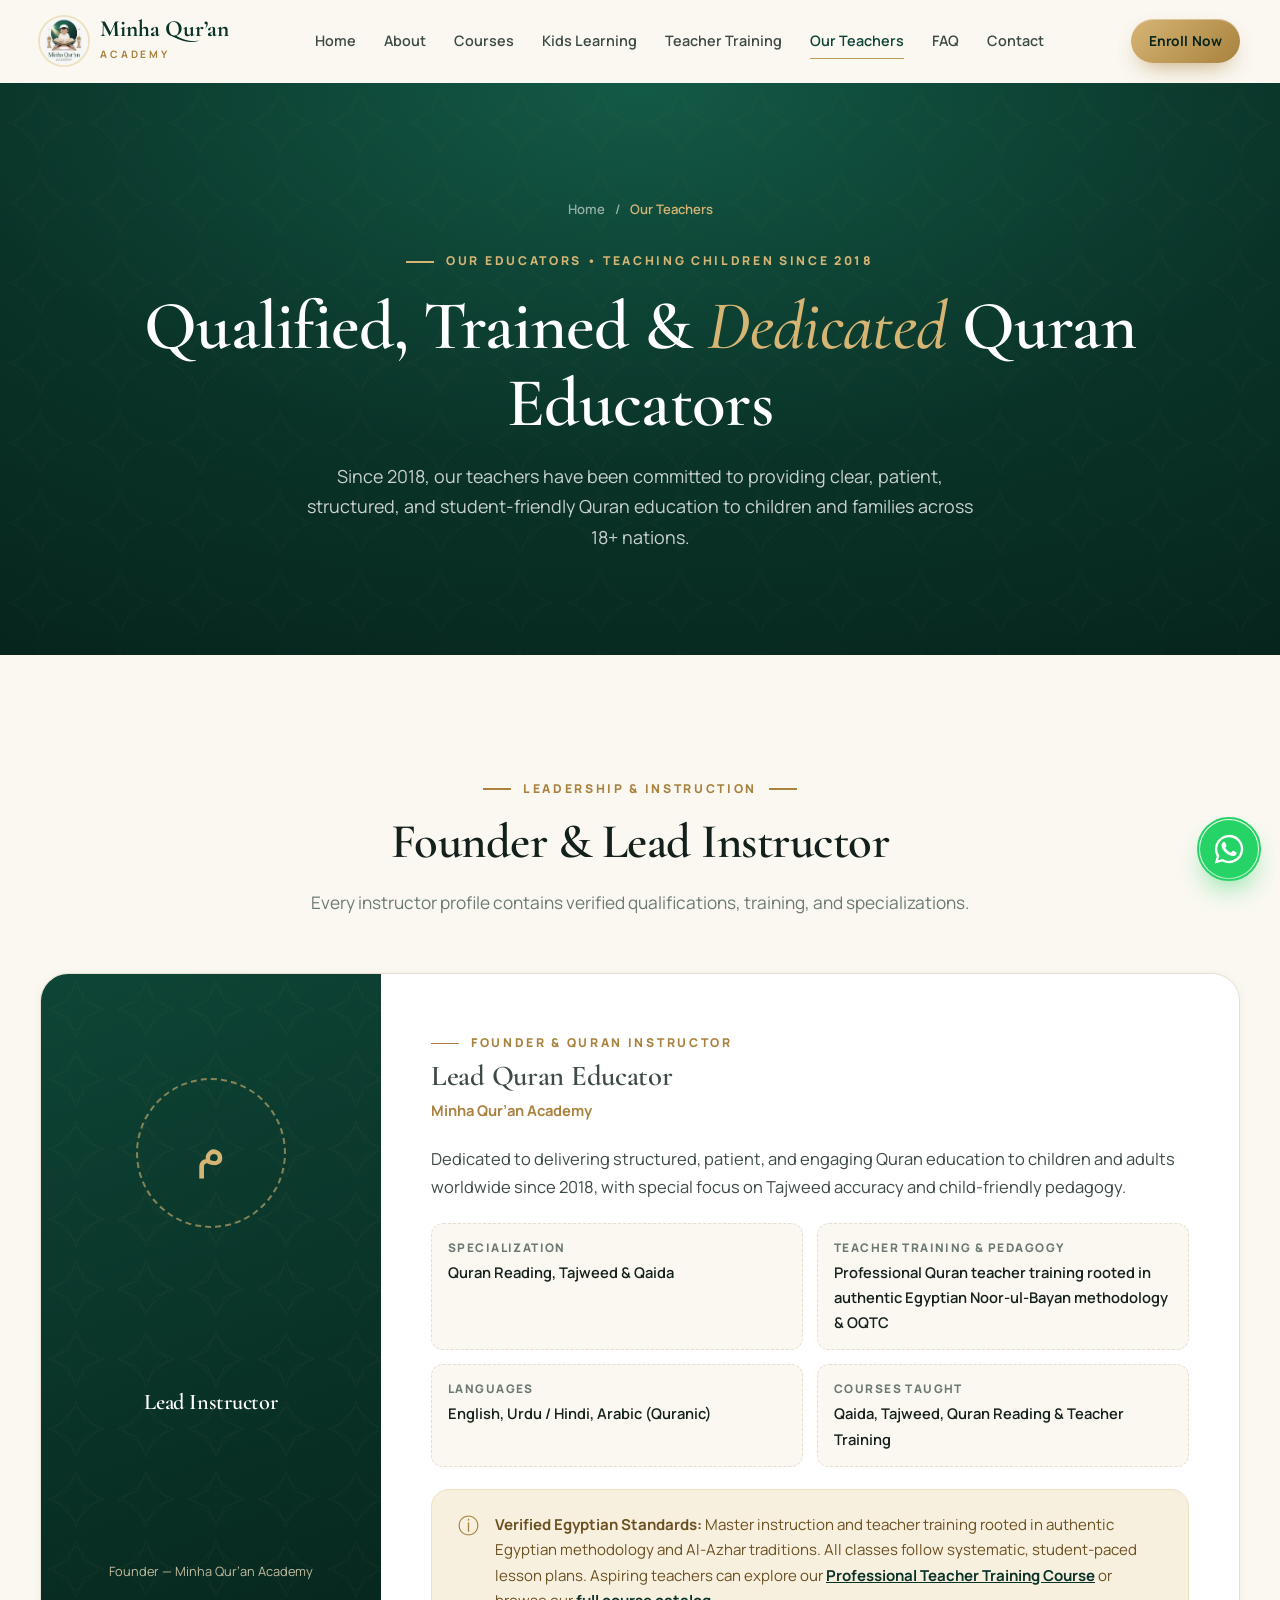
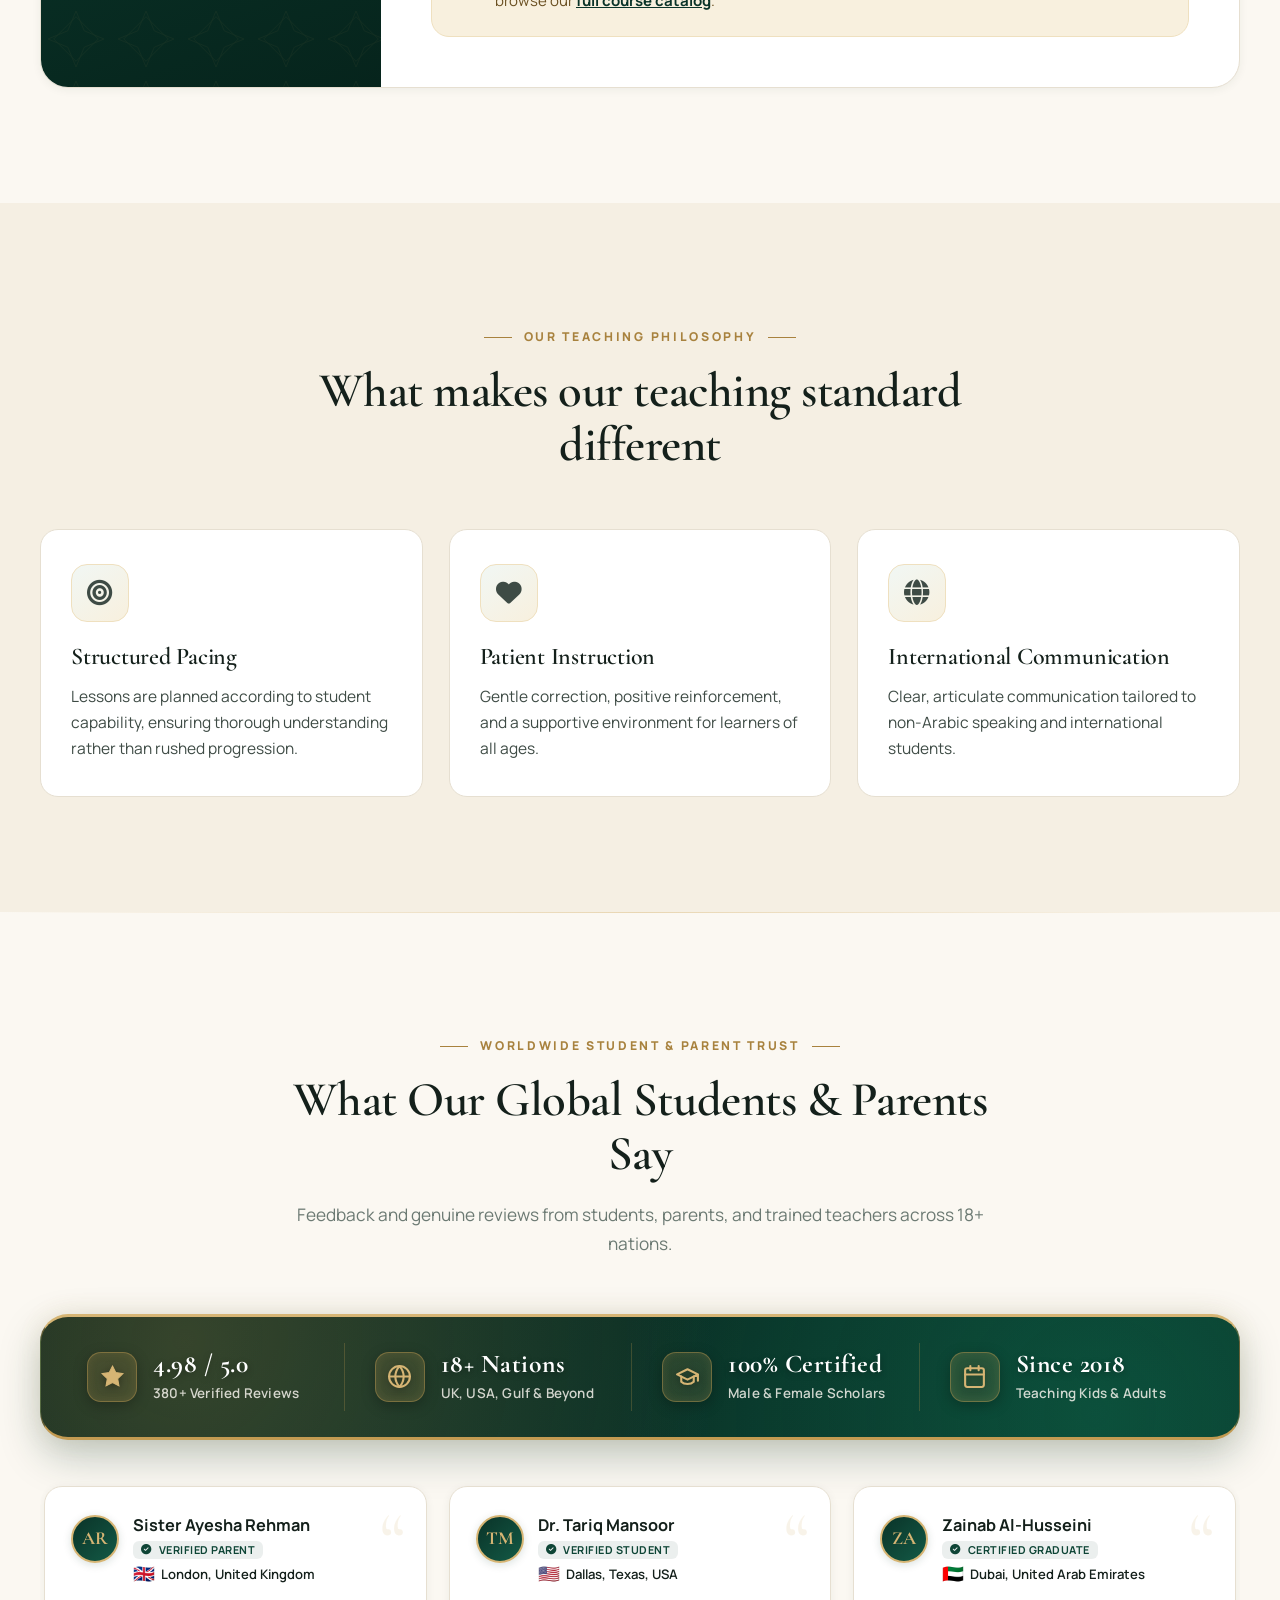
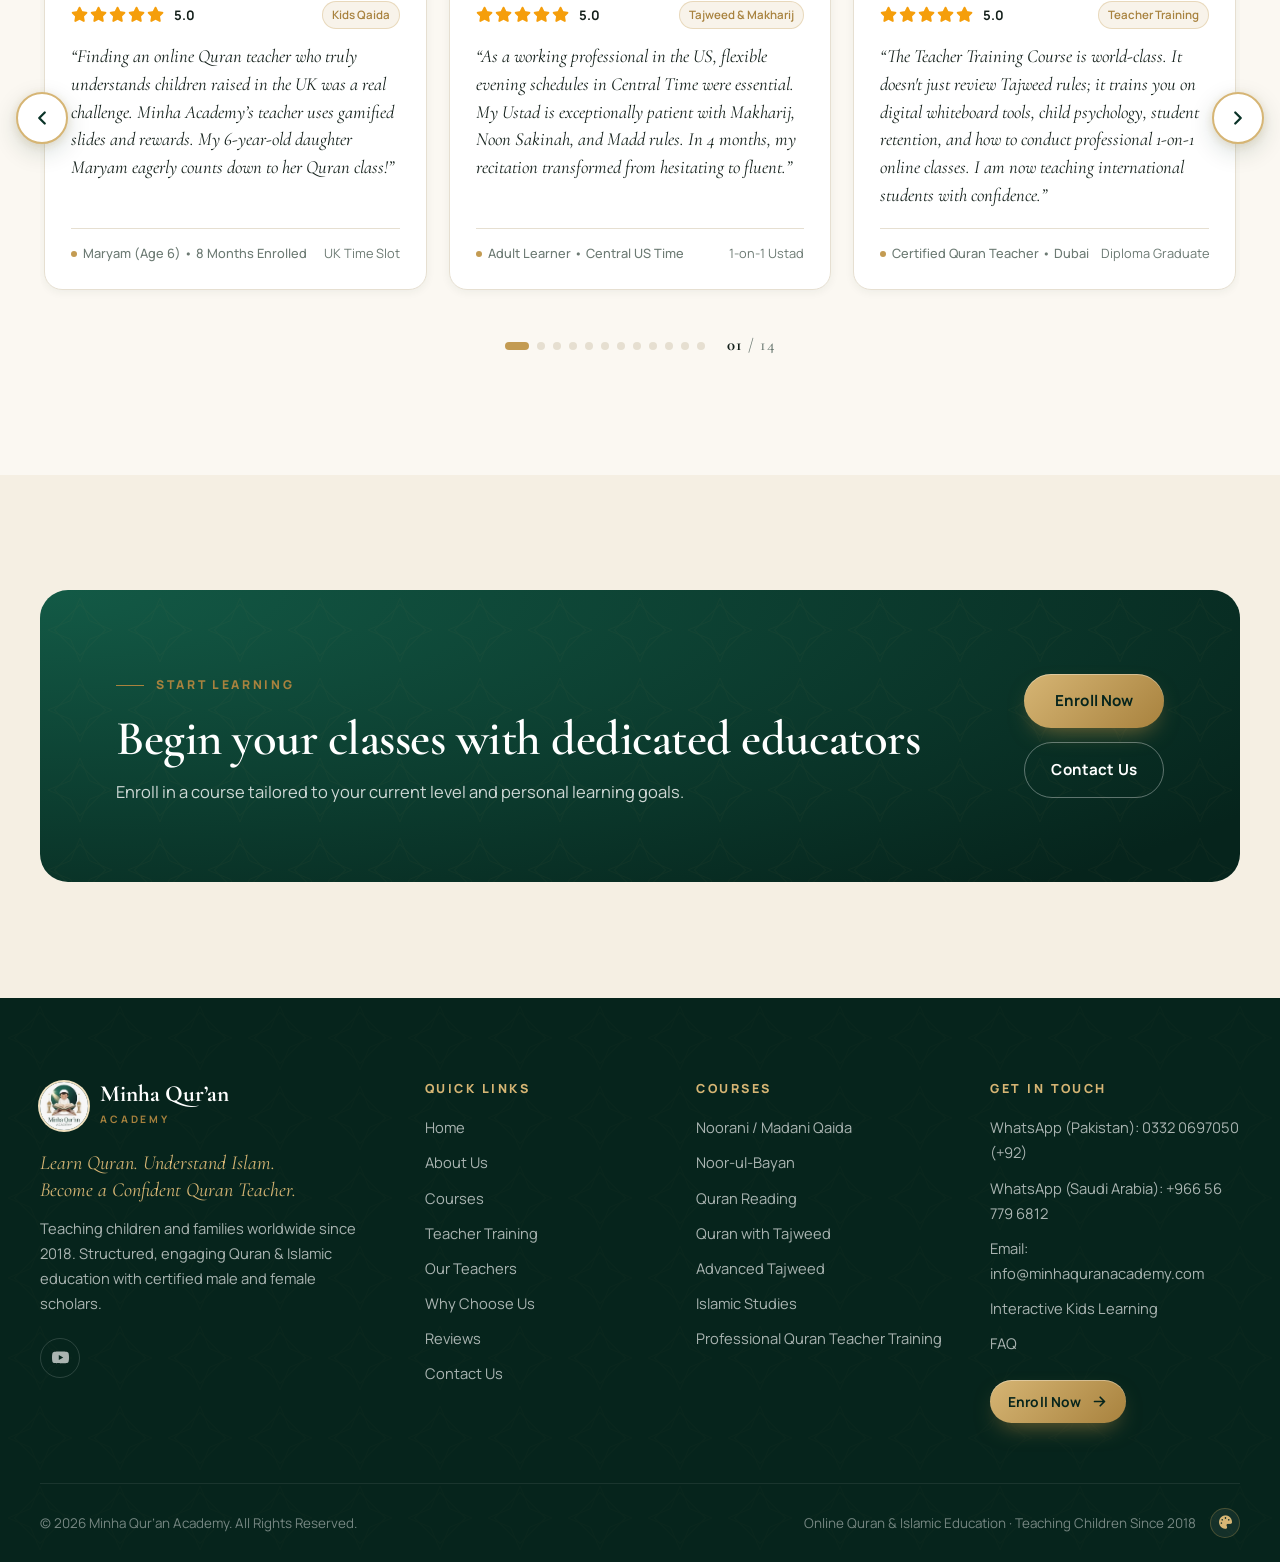
<file: teachers.html>
<!DOCTYPE html>
<html lang="en">

<head>
  <meta charset="UTF-8">
  <meta name="viewport" content="width=device-width, initial-scale=1.0">
  <title>Certified Quran Teachers &amp; Student Reviews | Minha Qur’an Academy</title>
  <meta name="description"
    content="Meet qualified, certified male and female Quran teachers at Minha Qur’an Academy. Read verified reviews from students and parents across 18+ countries.">
  <meta name="keywords"
    content="Online Quran Teacher, Certified Quran Educators, Female Quran Teacher, Learn Quran Online, Tajweed Instructors">
  <meta name="author" content="Minha Qur’an Academy">
  <meta name="robots" content="index, follow, max-image-preview:large, max-snippet:-1, max-video-preview:-1">
  <meta name="theme-color" content="#0a3328">
  <link rel="canonical" href="https://minhaquranacademy.com/teachers.html">

  <!-- Open Graph / Facebook -->
  <meta property="og:type" content="website">
  <meta property="og:locale" content="en_US">
  <meta property="og:site_name" content="Minha Qur’an Academy">
  <meta property="og:url" content="https://minhaquranacademy.com/teachers.html">
  <meta property="og:title" content="Certified Quran Teachers &amp; Student Reviews | Minha Academy">
  <meta property="og:description"
    content="Meet qualified, certified male and female Quran teachers at Minha Qur’an Academy. Read verified reviews from students and parents across 18+ countries.">
  <meta property="og:image" content="https://minhaquranacademy.com/assets/images/hero-learning_og.jpg">
  <meta property="og:image:secure_url" content="https://minhaquranacademy.com/assets/images/hero-learning_og.jpg">
  <meta property="og:image:type" content="image/jpeg">
  <meta property="og:image:width" content="1200">
  <meta property="og:image:height" content="630">
  <meta property="og:image:alt" content="Certified Quran Teachers &amp; Student Reviews — Minha Qur'an Academy">

  <!-- Twitter Card -->
  <meta name="twitter:card" content="summary_large_image">
  <meta name="twitter:url" content="https://minhaquranacademy.com/teachers.html">
  <meta name="twitter:title" content="Certified Quran Teachers &amp; Student Reviews | Minha Academy">
  <meta name="twitter:description"
    content="Meet qualified, certified male and female Quran teachers at Minha Qur’an Academy. Read verified reviews from students and parents across 18+ countries.">
  <meta name="twitter:image" content="https://minhaquranacademy.com/assets/images/hero-learning_og.jpg">

  <link rel="icon" type="image/webp" href="assets/images/logo.webp">
  <link rel="stylesheet" href="assets/css/main.css?v=20261110_1">
  <link rel="preconnect" href="https://fonts.googleapis.com">
  <link rel="preconnect" href="https://fonts.gstatic.com" crossorigin>
  <link
    href="https://fonts.googleapis.com/css2?family=Amiri:wght@400;700&family=Cormorant+Garamond:ital,wght@0,500;0,600;0,700;1,500;1,600&family=Fredoka:wght@500;600&family=Manrope:wght@400;500;600;700;800&display=swap"
    rel="stylesheet" media="print" onload="this.media='all'">
  <!-- Font Awesome Icons -->
  <link rel="stylesheet" href="https://cdnjs.cloudflare.com/ajax/libs/font-awesome/6.5.2/css/all.min.css" integrity="sha512-SnH5WK+bZxgPHs44uWIX+LLJAJ9/2PkPKZ5QiAj6Ta86w+fsb2TkcmfRyVX3pBnMFcV7oQPJkl9QevSCWr3W6A==" crossorigin="anonymous" referrerpolicy="no-referrer" media="print" onload="this.media='all'">
  <noscript>
    <link rel="stylesheet" href="https://fonts.googleapis.com/css2?family=Amiri:wght@400;700&family=Cormorant+Garamond:ital,wght@0,500;0,600;0,700;1,500;1,600&family=Fredoka:wght@500;600&family=Manrope:wght@400;500;600;700;800&display=swap">
    <link rel="stylesheet" href="https://cdnjs.cloudflare.com/ajax/libs/font-awesome/6.5.2/css/all.min.css">
  </noscript>

  <!-- Structured Data: BreadcrumbList and WebPage -->
  <script type="application/ld+json">
  {
    "@context": "https://schema.org",
    "@graph": [
      {
        "@type": "WebPage",
        "@id": "https://minhaquranacademy.com/teachers.html",
        "url": "https://minhaquranacademy.com/teachers.html",
        "name": "Certified Quran Teachers & Student Reviews | Minha Academy",
        "description": "Meet qualified, certified male and female Quran teachers at Minha Qur’an Academy. Read verified reviews from students and parents across 18+ countries.",
        "isPartOf": {
          "@type": "WebSite",
          "@id": "https://minhaquranacademy.com/#website"
        },
        "about": {
          "@type": "EducationalOrganization",
          "name": "Minha Qur’an Academy",
          "url": "https://minhaquranacademy.com/"
        }
      },
      {
        "@type": "BreadcrumbList",
        "@id": "https://minhaquranacademy.com/teachers.html#breadcrumb",
        "itemListElement": [
          {
            "@type": "ListItem",
            "position": 1,
            "name": "Home",
            "item": "https://minhaquranacademy.com/"
          },
          {
            "@type": "ListItem",
            "position": 2,
            "name": "Our Teachers",
            "item": "https://minhaquranacademy.com/teachers.html"
          }
        ]
      }
    ]
  }
  </script>
</head>

<body data-page="teachers">
  <header id="site-header"></header>

  <main>
    <section class="page-hero">
      <div class="container">
        <nav class="breadcrumb" aria-label="Breadcrumb"><a href="index.html">Home</a><span>/</span><span>Our
            Teachers</span></nav>
        <span class="eyebrow">Our Educators • Teaching Children Since 2018</span>
        <h1>Qualified, Trained &amp; <em>Dedicated</em> Quran Educators</h1>
        <p>Since 2018, our teachers have been committed to providing clear, patient, structured, and student-friendly Quran education to children and families across 18+ nations.</p>
      </div>
    </section>

    <!-- FOUNDER / INSTRUCTOR PROFILE -->
    <section class="section">
      <div class="container">
        <div class="section-head center reveal">
          <span class="eyebrow">Leadership &amp; Instruction</span>
          <h2>Founder &amp; Lead Instructor</h2>
          <p>Every instructor profile contains verified qualifications, training, and specializations.</p>
        </div>

        <div class="founder reveal">
          <div class="founder-photo">
            <div class="avatar" aria-label="Lead Instructor Initial">م</div>
            <h3 style="color:#fff; font-size:1.4rem;">Lead Instructor</h3>
            <small>Founder — Minha Qur’an Academy</small>
          </div>
          <div class="founder-body">
            <span class="eyebrow" style="margin-bottom:6px;">Founder &amp; Quran Instructor</span>
            <h3 style="font-size:1.8rem; margin:0 0 6px 0; color:var(--dark);">Lead Quran Educator</h3>
            <p class="role">Minha Qur’an Academy</p>
            <p>Dedicated to delivering structured, patient, and engaging Quran education to children and adults worldwide since 2018, with
              special focus on Tajweed accuracy and child-friendly pedagogy.</p>

            <div class="profile-fields">
              <div>
                <dt>Specialization</dt>
                <dd>Quran Reading, Tajweed &amp; Qaida</dd>
              </div>
              <div>
                <dt>Teacher Training &amp; Pedagogy</dt>
                <dd>Professional Quran teacher training rooted in authentic Egyptian Noor-ul-Bayan methodology &amp; OQTC</dd>
              </div>
              <div>
                <dt>Languages</dt>
                <dd>English, Urdu / Hindi, Arabic (Quranic)</dd>
              </div>
              <div>
                <dt>Courses Taught</dt>
                <dd><a href="courses.html#qaida">Qaida</a>, <a href="courses.html#tajweed">Tajweed</a>, <a href="courses.html#quran-reading">Quran Reading</a> &amp; <a href="teacher-training.html">Teacher Training</a></dd>
              </div>
            </div>

            <div class="notice" style="margin-top:20px;">
              <div><strong>Verified Egyptian Standards:</strong> Master instruction and teacher training rooted in authentic Egyptian methodology and Al-Azhar traditions. All classes follow systematic, student-paced lesson plans. Aspiring teachers can explore our <a href="teacher-training.html" style="font-weight:700;color:var(--emerald-900);text-decoration:underline;">Professional Teacher Training Course</a> or browse our <a href="courses.html" style="font-weight:700;color:var(--emerald-900);text-decoration:underline;">full course catalog</a>.</div>
            </div>
          </div>
        </div>
      </div>
    </section>

    <!-- TEACHING STANDARDS -->
    <section class="section section-cream">
      <div class="container">
        <div class="section-head center reveal">
          <span class="eyebrow">Our Teaching Philosophy</span>
          <h2>What makes our teaching standard different</h2>
        </div>

        <div class="grid grid-3">
          <div class="card reveal">
            <div class="card-icon"><i class="fa-solid fa-bullseye"></i></div>
            <h3>Structured Pacing</h3>
            <p>Lessons are planned according to student capability, ensuring thorough understanding rather than rushed
              progression.</p>
          </div>
          <div class="card reveal d1">
            <div class="card-icon"><i class="fa-solid fa-heart"></i></div>
            <h3>Patient Instruction</h3>
            <p>Gentle correction, positive reinforcement, and a supportive environment for learners of all ages.</p>
          </div>
          <div class="card reveal d2">
            <div class="card-icon"><i class="fa-solid fa-globe"></i></div>
            <h3>International Communication</h3>
            <p>Clear, articulate communication tailored to non-Arabic speaking and international students.</p>
          </div>
        </div>
      </div>
    </section>

    <!-- STUDENT & PARENT REVIEWS CAROUSEL -->
    <section class="section reviews-section" id="reviews">
      <div class="container">
        <div class="section-head center reveal">
          <span class="eyebrow">Worldwide Student &amp; Parent Trust</span>
          <h2>What Our Global Students &amp; Parents Say</h2>
          <p>Feedback and genuine reviews from students, parents, and trained teachers across 18+ nations.</p>
        </div>

        <!-- Trust Stats Banner -->
        <div class="reviews-stats-strip reveal d1">
          <div class="stat-item">
            <div class="stat-icon" aria-hidden="true">
              <svg viewBox="0 0 24 24" fill="currentColor" width="24" height="24">
                <polygon points="12 2 15.09 8.26 22 9.27 17 14.14 18.18 21.02 12 17.77 5.82 21.02 7 14.14 2 9.27 8.91 8.26 12 2"></polygon>
              </svg>
            </div>
            <div class="stat-content">
              <span class="stat-val">4.98 / 5.0</span>
              <span class="stat-lbl">380+ Verified Reviews</span>
            </div>
          </div>
          <div class="stat-item">
            <div class="stat-icon" aria-hidden="true">
              <svg viewBox="0 0 24 24" fill="none" stroke="currentColor" stroke-width="2" stroke-linecap="round" stroke-linejoin="round" width="24" height="24">
                <circle cx="12" cy="12" r="10"></circle>
                <line x1="2" y1="12" x2="22" y2="12"></line>
                <path d="M12 2a15.3 15.3 0 0 1 4 10 15.3 15.3 0 0 1-4 10 15.3 15.3 0 0 1-4-10 15.3 15.3 0 0 1 4-10z"></path>
              </svg>
            </div>
            <div class="stat-content">
              <span class="stat-val">18+ Nations</span>
              <span class="stat-lbl">UK, USA, Gulf &amp; Beyond</span>
            </div>
          </div>
          <div class="stat-item">
            <div class="stat-icon" aria-hidden="true">
              <svg viewBox="0 0 24 24" fill="none" stroke="currentColor" stroke-width="2" stroke-linecap="round" stroke-linejoin="round" width="24" height="24">
                <path d="M22 10v6M2 10l10-5 10 5-10 5z"></path>
                <path d="M6 12v5c3 3 9 3 12 0v-5"></path>
              </svg>
            </div>
            <div class="stat-content">
              <span class="stat-val">100% Certified</span>
              <span class="stat-lbl">Male &amp; Female Scholars</span>
            </div>
          </div>
          <div class="stat-item">
            <div class="stat-icon" aria-hidden="true">
              <svg viewBox="0 0 24 24" fill="none" stroke="currentColor" stroke-width="2" stroke-linecap="round" stroke-linejoin="round" width="24" height="24">
                <rect x="3" y="4" width="18" height="18" rx="2" ry="2"></rect>
                <line x1="16" y1="2" x2="16" y2="6"></line>
                <line x1="8" y1="2" x2="8" y2="6"></line>
                <line x1="3" y1="10" x2="21" y2="10"></line>
              </svg>
            </div>
            <div class="stat-content">
              <span class="stat-val">Since 2018</span>
              <span class="stat-lbl">Teaching Kids &amp; Adults</span>
            </div>
          </div>
        </div>

        <!-- Carousel Outer with Middle Navigator Buttons -->
        <div class="reviews-carousel-outer reveal d2">
          <!-- Middle Left Prev Navigator Button -->
          <button type="button" class="reviews-nav-btn reviews-nav-prev" aria-label="Previous reviews slide">
            <svg viewBox="0 0 24 24" fill="none" stroke="currentColor" stroke-width="2.5" stroke-linecap="round" stroke-linejoin="round">
              <polyline points="15 18 9 12 15 6"></polyline>
            </svg>
          </button>

          <div class="reviews-carousel-viewport" tabindex="0" aria-label="Student Reviews Carousel - Use left and right arrow keys to navigate">
            <div class="reviews-carousel-track">
              <!-- Review 1: UK Parent -->
              <article class="review-card-modern" data-category="all uk-europe">
                <div>
                  <div class="rc-header">
                    <div class="rc-avatar">AR</div>
                    <div class="rc-meta">
                      <div class="rc-name">
                        Sister Ayesha Rehman
                        <span class="rc-verified-badge"><i class="fa-solid fa-circle-check"></i> Verified Parent</span>
                      </div>
                      <div class="rc-location-row">
                        <span class="rc-flag">🇬🇧</span>
                        <span class="rc-country">London, United Kingdom</span>
                      </div>
                    </div>
                  </div>
                  <div class="rc-rating-row">
                    <span class="rc-stars" aria-label="5 out of 5 stars"><i class="fa-solid fa-star"></i><i class="fa-solid fa-star"></i><i class="fa-solid fa-star"></i><i class="fa-solid fa-star"></i><i class="fa-solid fa-star"></i></span>
                    <span class="rc-score">5.0</span>
                    <span class="rc-course-pill">Kids Qaida</span>
                  </div>
                  <blockquote class="rc-quote">
                    “Finding an online Quran teacher who truly understands children raised in the UK was a real challenge. Minha Academy’s teacher uses gamified slides and rewards. My 6-year-old daughter Maryam eagerly counts down to her Quran class!”
                  </blockquote>
                </div>
                <div class="rc-footer">
                  <div class="rc-student-info">
                    <span class="rc-student-dot"></span>
                    <span>Maryam (Age 6) • 8 Months Enrolled</span>
                  </div>
                  <span>UK Time Slot</span>
                </div>
              </article>

              <!-- Review 2: USA Adult -->
              <article class="review-card-modern" data-category="all usa-canada">
                <div>
                  <div class="rc-header">
                    <div class="rc-avatar">TM</div>
                    <div class="rc-meta">
                      <div class="rc-name">
                        Dr. Tariq Mansoor
                        <span class="rc-verified-badge"><i class="fa-solid fa-circle-check"></i> Verified Student</span>
                      </div>
                      <div class="rc-location-row">
                        <span class="rc-flag">🇺🇸</span>
                        <span class="rc-country">Dallas, Texas, USA</span>
                      </div>
                    </div>
                  </div>
                  <div class="rc-rating-row">
                    <span class="rc-stars" aria-label="5 out of 5 stars"><i class="fa-solid fa-star"></i><i class="fa-solid fa-star"></i><i class="fa-solid fa-star"></i><i class="fa-solid fa-star"></i><i class="fa-solid fa-star"></i></span>
                    <span class="rc-score">5.0</span>
                    <span class="rc-course-pill">Tajweed &amp; Makharij</span>
                  </div>
                  <blockquote class="rc-quote">
                    “As a working professional in the US, flexible evening schedules in Central Time were essential. My Ustad is exceptionally patient with Makharij, Noon Sakinah, and Madd rules. In 4 months, my recitation transformed from hesitating to fluent.”
                  </blockquote>
                </div>
                <div class="rc-footer">
                  <div class="rc-student-info">
                    <span class="rc-student-dot"></span>
                    <span>Adult Learner • Central US Time</span>
                  </div>
                  <span>1-on-1 Ustad</span>
                </div>
              </article>

              <!-- Review 3: UAE Teacher Training -->
              <article class="review-card-modern" data-category="all gulf teacher-training">
                <div>
                  <div class="rc-header">
                    <div class="rc-avatar">ZA</div>
                    <div class="rc-meta">
                      <div class="rc-name">
                        Zainab Al-Husseini
                        <span class="rc-verified-badge"><i class="fa-solid fa-circle-check"></i> Certified Graduate</span>
                      </div>
                      <div class="rc-location-row">
                        <span class="rc-flag">🇦🇪</span>
                        <span class="rc-country">Dubai, United Arab Emirates</span>
                      </div>
                    </div>
                  </div>
                  <div class="rc-rating-row">
                    <span class="rc-stars" aria-label="5 out of 5 stars"><i class="fa-solid fa-star"></i><i class="fa-solid fa-star"></i><i class="fa-solid fa-star"></i><i class="fa-solid fa-star"></i><i class="fa-solid fa-star"></i></span>
                    <span class="rc-score">5.0</span>
                    <span class="rc-course-pill">Teacher Training</span>
                  </div>
                  <blockquote class="rc-quote">
                    “The Teacher Training Course is world-class. It doesn't just review Tajweed rules; it trains you on digital whiteboard tools, child psychology, student retention, and how to conduct professional 1-on-1 online classes. I am now teaching international students with confidence.”
                  </blockquote>
                </div>
                <div class="rc-footer">
                  <div class="rc-student-info">
                    <span class="rc-student-dot"></span>
                    <span>Certified Quran Teacher • Dubai</span>
                  </div>
                  <span>Diploma Graduate</span>
                </div>
              </article>

              <!-- Review 4: Canada Parents -->
              <article class="review-card-modern" data-category="all usa-canada">
                <div>
                  <div class="rc-header">
                    <div class="rc-avatar">FK</div>
                    <div class="rc-meta">
                      <div class="rc-name">
                        Dr. Farhan &amp; Samira Khan
                        <span class="rc-verified-badge"><i class="fa-solid fa-circle-check"></i> Verified Parents</span>
                      </div>
                      <div class="rc-location-row">
                        <span class="rc-flag">🇨🇦</span>
                        <span class="rc-country">Toronto, Ontario, Canada</span>
                      </div>
                    </div>
                  </div>
                  <div class="rc-rating-row">
                    <span class="rc-stars" aria-label="5 out of 5 stars"><i class="fa-solid fa-star"></i><i class="fa-solid fa-star"></i><i class="fa-solid fa-star"></i><i class="fa-solid fa-star"></i><i class="fa-solid fa-star"></i></span>
                    <span class="rc-score">5.0</span>
                    <span class="rc-course-pill">Islamic Studies &amp; Qaida</span>
                  </div>
                  <blockquote class="rc-quote">
                    “Living in Ontario, we wanted our two boys (ages 8 and 11) to learn correct Arabic pronunciation as well as Sunnah Duas, Salah, and Prophetic manners. The 30-minute structured sessions keep them focused without screen fatigue.”
                  </blockquote>
                </div>
                <div class="rc-footer">
                  <div class="rc-student-info">
                    <span class="rc-student-dot"></span>
                    <span>Rayan (8) &amp; Zayd (11) • 1 Year Enrolled</span>
                  </div>
                  <span>EST Time Slot</span>
                </div>
              </article>

              <!-- Review 5: Australia Revert Sister -->
              <article class="review-card-modern" data-category="all asia-aus">
                <div>
                  <div class="rc-header">
                    <div class="rc-avatar">MO</div>
                    <div class="rc-meta">
                      <div class="rc-name">
                        Sister Maryam O’Connor
                        <span class="rc-verified-badge"><i class="fa-solid fa-circle-check"></i> Verified Student</span>
                      </div>
                      <div class="rc-location-row">
                        <span class="rc-flag">🇦🇺</span>
                        <span class="rc-country">Sydney, Australia</span>
                      </div>
                    </div>
                  </div>
                  <div class="rc-rating-row">
                    <span class="rc-stars" aria-label="5 out of 5 stars"><i class="fa-solid fa-star"></i><i class="fa-solid fa-star"></i><i class="fa-solid fa-star"></i><i class="fa-solid fa-star"></i><i class="fa-solid fa-star"></i></span>
                    <span class="rc-score">5.0</span>
                    <span class="rc-course-pill">Quran Reading</span>
                  </div>
                  <blockquote class="rc-quote">
                    “As an Australian revert sister, I was very nervous about starting from Alif-Baa-Taa. My female teacher has been an absolute blessing—gentle, encouraging, and fully fluent in English. I can now read complete Surahs independently!”
                  </blockquote>
                </div>
                <div class="rc-footer">
                  <div class="rc-student-info">
                    <span class="rc-student-dot"></span>
                    <span>Adult Sister • Female Scholar</span>
                  </div>
                  <span>AEST Morning</span>
                </div>
              </article>

              <!-- Review 6: Saudi Arabia Scholar Student -->
              <article class="review-card-modern" data-category="all gulf">
                <div>
                  <div class="rc-header">
                    <div class="rc-avatar">AQ</div>
                    <div class="rc-meta">
                      <div class="rc-name">
                        Dr. Ahmed Al-Qurashi
                        <span class="rc-verified-badge"><i class="fa-solid fa-circle-check"></i> Verified Student</span>
                      </div>
                      <div class="rc-location-row">
                        <span class="rc-flag">🇸🇦</span>
                        <span class="rc-country">Riyadh, Saudi Arabia</span>
                      </div>
                    </div>
                  </div>
                  <div class="rc-rating-row">
                    <span class="rc-stars" aria-label="5 out of 5 stars"><i class="fa-solid fa-star"></i><i class="fa-solid fa-star"></i><i class="fa-solid fa-star"></i><i class="fa-solid fa-star"></i><i class="fa-solid fa-star"></i></span>
                    <span class="rc-score">5.0</span>
                    <span class="rc-course-pill">Advanced Tajweed</span>
                  </div>
                  <blockquote class="rc-quote">
                    “Even for native Arabic speakers, mastering the nuanced rules of Sifaat and Waqf requires an authentic scholar. Minha Quran Academy paired me with an exceptional Qari whose detailed auditory drills elevated my recitation to a spiritual level.”
                  </blockquote>
                </div>
                <div class="rc-footer">
                  <div class="rc-student-info">
                    <span class="rc-student-dot"></span>
                    <span>Recitation Refinement • Riyadh</span>
                  </div>
                  <span>KSA Time Slot</span>
                </div>
              </article>

              <!-- Review 7: Germany Parents -->
              <article class="review-card-modern" data-category="all uk-europe">
                <div>
                  <div class="rc-header">
                    <div class="rc-avatar">BS</div>
                    <div class="rc-meta">
                      <div class="rc-name">
                        Bilal &amp; Fatima Schmidt
                        <span class="rc-verified-badge"><i class="fa-solid fa-circle-check"></i> Verified Parents</span>
                      </div>
                      <div class="rc-location-row">
                        <span class="rc-flag">🇩🇪</span>
                        <span class="rc-country">Frankfurt, Germany</span>
                      </div>
                    </div>
                  </div>
                  <div class="rc-rating-row">
                    <span class="rc-stars" aria-label="5 out of 5 stars"><i class="fa-solid fa-star"></i><i class="fa-solid fa-star"></i><i class="fa-solid fa-star"></i><i class="fa-solid fa-star"></i><i class="fa-solid fa-star"></i></span>
                    <span class="rc-score">5.0</span>
                    <span class="rc-course-pill">Noorani Qaida</span>
                  </div>
                  <blockquote class="rc-quote">
                    “In Germany, local Islamic centres are often a long commute away. The Academy’s online classes fit right into our schedule. The teacher's calm patience and clear English made learning effortless for our 7-year-old son Adam.”
                  </blockquote>
                </div>
                <div class="rc-footer">
                  <div class="rc-student-info">
                    <span class="rc-student-dot"></span>
                    <span>Adam (Age 7) • Frankfurt am Main</span>
                  </div>
                  <span>CET Europe Time</span>
                </div>
              </article>

              <!-- Review 8: Qatar Recitation -->
              <article class="review-card-modern" data-category="all gulf">
                <div>
                  <div class="rc-header">
                    <div class="rc-avatar">HN</div>
                    <div class="rc-meta">
                      <div class="rc-name">
                        Sister Huda Al-Nuaimi
                        <span class="rc-verified-badge"><i class="fa-solid fa-circle-check"></i> Verified Student</span>
                      </div>
                      <div class="rc-location-row">
                        <span class="rc-flag">🇶🇦</span>
                        <span class="rc-country">Doha, Qatar</span>
                      </div>
                    </div>
                  </div>
                  <div class="rc-rating-row">
                    <span class="rc-stars" aria-label="5 out of 5 stars"><i class="fa-solid fa-star"></i><i class="fa-solid fa-star"></i><i class="fa-solid fa-star"></i><i class="fa-solid fa-star"></i><i class="fa-solid fa-star"></i></span>
                    <span class="rc-score">5.0</span>
                    <span class="rc-course-pill">Quran &amp; Hifz Revision</span>
                  </div>
                  <blockquote class="rc-quote">
                    “The systematic revision schedule and warm encouragement from my female Ustadha helped me complete Juz 30 and Juz 29 with accurate Tajweed. The monthly progress reports keep me consistently accountable.”
                  </blockquote>
                </div>
                <div class="rc-footer">
                  <div class="rc-student-info">
                    <span class="rc-student-dot"></span>
                    <span>Hifz Revision • Doha</span>
                  </div>
                  <span>Private 1-on-1</span>
                </div>
              </article>

              <!-- Review 9: Norway Parent -->
              <article class="review-card-modern" data-category="all uk-europe">
                <div>
                  <div class="rc-header">
                    <div class="rc-avatar">HL</div>
                    <div class="rc-meta">
                      <div class="rc-name">
                        Hamza Lindqvist &amp; Family
                        <span class="rc-verified-badge"><i class="fa-solid fa-circle-check"></i> Verified Parent</span>
                      </div>
                      <div class="rc-location-row">
                        <span class="rc-flag">🇳🇴</span>
                        <span class="rc-country">Oslo, Norway</span>
                      </div>
                    </div>
                  </div>
                  <div class="rc-rating-row">
                    <span class="rc-stars" aria-label="5 out of 5 stars"><i class="fa-solid fa-star"></i><i class="fa-solid fa-star"></i><i class="fa-solid fa-star"></i><i class="fa-solid fa-star"></i><i class="fa-solid fa-star"></i></span>
                    <span class="rc-score">5.0</span>
                    <span class="rc-course-pill">Islamic Studies</span>
                  </div>
                  <blockquote class="rc-quote">
                    “Finding English-speaking authentic Islamic tuition in Scandinavia was so hard. The teachers at Minha Academy are punctual, respectful, and make Islamic morals come alive for our kids through engaging storytelling.”
                  </blockquote>
                </div>
                <div class="rc-footer">
                  <div class="rc-student-info">
                    <span class="rc-student-dot"></span>
                    <span>Parent of 2 (Ages 6 &amp; 9) • Oslo</span>
                  </div>
                  <span>Weekend Slot</span>
                </div>
              </article>

              <!-- Review 10: UK Teacher Training -->
              <article class="review-card-modern" data-category="all uk-europe teacher-training">
                <div>
                  <div class="rc-header">
                    <div class="rc-avatar">AP</div>
                    <div class="rc-meta">
                      <div class="rc-name">
                        Sister Amina Patel
                        <span class="rc-verified-badge"><i class="fa-solid fa-circle-check"></i> Certified Graduate</span>
                      </div>
                      <div class="rc-location-row">
                        <span class="rc-flag">🇬🇧</span>
                        <span class="rc-country">Birmingham, United Kingdom</span>
                      </div>
                    </div>
                  </div>
                  <div class="rc-rating-row">
                    <span class="rc-stars" aria-label="5 out of 5 stars"><i class="fa-solid fa-star"></i><i class="fa-solid fa-star"></i><i class="fa-solid fa-star"></i><i class="fa-solid fa-star"></i><i class="fa-solid fa-star"></i></span>
                    <span class="rc-score">5.0</span>
                    <span class="rc-course-pill">Teacher Training</span>
                  </div>
                  <blockquote class="rc-quote">
                    “I had memorized the Quran years ago but lacked the pedagogical skills to teach young children online in Western countries. This training taught me lesson planning, interactive quizzing, and microphone/audio management. Best investment!”
                  </blockquote>
                </div>
                <div class="rc-footer">
                  <div class="rc-student-info">
                    <span class="rc-student-dot"></span>
                    <span>Online Quran Teacher • Birmingham</span>
                  </div>
                  <span>Certified 2024</span>
                </div>
              </article>

              <!-- Review 11: New Zealand Parents -->
              <article class="review-card-modern" data-category="all asia-aus">
                <div>
                  <div class="rc-header">
                    <div class="rc-avatar">YC</div>
                    <div class="rc-meta">
                      <div class="rc-name">
                        Yusuf &amp; Sarah Campbell
                        <span class="rc-verified-badge"><i class="fa-solid fa-circle-check"></i> Verified Parents</span>
                      </div>
                      <div class="rc-location-row">
                        <span class="rc-flag">🇳🇿</span>
                        <span class="rc-country">Auckland, New Zealand</span>
                      </div>
                    </div>
                  </div>
                  <div class="rc-rating-row">
                    <span class="rc-stars" aria-label="5 out of 5 stars"><i class="fa-solid fa-star"></i><i class="fa-solid fa-star"></i><i class="fa-solid fa-star"></i><i class="fa-solid fa-star"></i><i class="fa-solid fa-star"></i></span>
                    <span class="rc-score">5.0</span>
                    <span class="rc-course-pill">Kids Foundation</span>
                  </div>
                  <blockquote class="rc-quote">
                    “Despite the time zone difference with New Zealand, the academy accommodated our exact morning weekend slots. Our 5-year-old daughter smiles throughout the lesson and loves the star stickers and badges!”
                  </blockquote>
                </div>
                <div class="rc-footer">
                  <div class="rc-student-info">
                    <span class="rc-student-dot"></span>
                    <span>Sophia (Age 5) • Auckland NZ</span>
                  </div>
                  <span>NZST Morning</span>
                </div>
              </article>

              <!-- Review 12: France Student -->
              <article class="review-card-modern" data-category="all uk-europe">
                <div>
                  <div class="rc-header">
                    <div class="rc-avatar">SB</div>
                    <div class="rc-meta">
                      <div class="rc-name">
                        Sofia Bernard
                        <span class="rc-verified-badge"><i class="fa-solid fa-circle-check"></i> Verified Student</span>
                      </div>
                      <div class="rc-location-row">
                        <span class="rc-flag">🇫🇷</span>
                        <span class="rc-country">Paris, France</span>
                      </div>
                    </div>
                  </div>
                  <div class="rc-rating-row">
                    <span class="rc-stars" aria-label="5 out of 5 stars"><i class="fa-solid fa-star"></i><i class="fa-solid fa-star"></i><i class="fa-solid fa-star"></i><i class="fa-solid fa-star"></i><i class="fa-solid fa-star"></i></span>
                    <span class="rc-score">5.0</span>
                    <span class="rc-course-pill">Tajweed &amp; Qaida</span>
                  </div>
                  <blockquote class="rc-quote">
                    “The 1-on-1 private setting provides great privacy and peace of mind. The teacher explains the Arabic mouth points with anatomical visual diagrams that made tricky sounds like ‘Ayn and Haa effortless to grasp.”
                  </blockquote>
                </div>
                <div class="rc-footer">
                  <div class="rc-student-info">
                    <span class="rc-student-dot"></span>
                    <span>Sister’s Tajweed • Paris</span>
                  </div>
                  <span>CET Evening</span>
                </div>
              </article>

              <!-- Review 13: Malaysia Student -->
              <article class="review-card-modern" data-category="all asia-aus">
                <div>
                  <div class="rc-header">
                    <div class="rc-avatar">OZ</div>
                    <div class="rc-meta">
                      <div class="rc-name">
                        Omar Zahir
                        <span class="rc-verified-badge"><i class="fa-solid fa-circle-check"></i> Verified Student</span>
                      </div>
                      <div class="rc-location-row">
                        <span class="rc-flag">🇲🇾</span>
                        <span class="rc-country">Kuala Lumpur, Malaysia</span>
                      </div>
                    </div>
                  </div>
                  <div class="rc-rating-row">
                    <span class="rc-stars" aria-label="5 out of 5 stars"><i class="fa-solid fa-star"></i><i class="fa-solid fa-star"></i><i class="fa-solid fa-star"></i><i class="fa-solid fa-star"></i><i class="fa-solid fa-star"></i></span>
                    <span class="rc-score">5.0</span>
                    <span class="rc-course-pill">Quran Recitation</span>
                  </div>
                  <blockquote class="rc-quote">
                    “High quality audio, crystal-clear screen sharing, and teachers with genuine Sanad and Ijazah credentials. Minha Academy operates with utmost professionalism and Islamic ethics. Truly impressed!”
                  </blockquote>
                </div>
                <div class="rc-footer">
                  <div class="rc-student-info">
                    <span class="rc-student-dot"></span>
                    <span>Adult Recitation • Kuala Lumpur</span>
                  </div>
                  <span>MYT Time Slot</span>
                </div>
              </article>

              <!-- Review 14: USA Parents -->
              <article class="review-card-modern" data-category="all usa-canada">
                <div>
                  <div class="rc-header">
                    <div class="rc-avatar">KE</div>
                    <div class="rc-meta">
                      <div class="rc-name">
                        Khalid &amp; Mona El-Sayed
                        <span class="rc-verified-badge"><i class="fa-solid fa-circle-check"></i> Verified Parents</span>
                      </div>
                      <div class="rc-location-row">
                        <span class="rc-flag">🇺🇸</span>
                        <span class="rc-country">Chicago, Illinois, USA</span>
                      </div>
                    </div>
                  </div>
                  <div class="rc-rating-row">
                    <span class="rc-stars" aria-label="5 out of 5 stars"><i class="fa-solid fa-star"></i><i class="fa-solid fa-star"></i><i class="fa-solid fa-star"></i><i class="fa-solid fa-star"></i><i class="fa-solid fa-star"></i></span>
                    <span class="rc-score">5.0</span>
                    <span class="rc-course-pill">Noorani Qaida &amp; Duas</span>
                  </div>
                  <blockquote class="rc-quote">
                    “Both our 8-year-old twins are enrolled. Within 3 months, their letter recognition and pronunciation surpassed our expectations. Academy administration is always responsive and polite on WhatsApp whenever we need adjustments.”
                  </blockquote>
                </div>
                <div class="rc-footer">
                  <div class="rc-student-info">
                    <span class="rc-student-dot"></span>
                    <span>Parents of Twins (Age 8) • Chicago IL</span>
                  </div>
                  <span>CST Weekend</span>
                </div>
              </article>
            </div>
          </div>

          <!-- Middle Right Next Navigator Button -->
          <button type="button" class="reviews-nav-btn reviews-nav-next" aria-label="Next reviews slide">
            <svg viewBox="0 0 24 24" fill="none" stroke="currentColor" stroke-width="2.5" stroke-linecap="round" stroke-linejoin="round">
              <polyline points="9 18 15 12 9 6"></polyline>
            </svg>
          </button>

          <!-- Controls Bar Centered in Middle -->
          <div class="reviews-controls-bar">
            <div class="reviews-dots" role="tablist" aria-label="Review slides"></div>
            <div class="reviews-counter">
              <span class="reviews-counter-current">01</span>
              <span class="reviews-counter-total">/ 14</span>
            </div>
          </div>
        </div>
      </div>
    </section>

    <!-- CTA -->
    <section class="section section-cream">
      <div class="container">
        <div class="cta-band reveal">
          <div>
            <span class="eyebrow">Start Learning</span>
            <h2>Begin your classes with dedicated educators</h2>
            <p>Enroll in a course tailored to your current level and personal learning goals.</p>
          </div>
          <div class="hero-ctas" style="flex-direction:column;align-items:stretch">
            <a href="enroll.html" class="btn btn-gold">Enroll Now</a>
            <a href="contact.html" class="btn btn-ghost-light">Contact Us</a>
          </div>
        </div>
      </div>
    </section>
  </main>

  <footer id="site-footer"></footer>
  <script src="assets/js/main.js?v=20261110_1"></script>
</body>

</html>
</file>
<file: assets/css/main.css>
/* ==========================================================================
   MINHA QUR'AN ACADEMY — Design System
   Fonts: Cormorant Garamond (display) · Manrope (body) · Amiri (Arabic) · Fredoka (kids)
   ========================================================================== */

:root {
  /* Brand */
  --emerald-950: #06241c;
  --emerald-900: #0a3328;
  --emerald-800: #0e4536;
  --emerald-700: #135a46;
  --emerald-600: #1a7259;
  --emerald-100: #e3efe9;
  --emerald-50: #f1f7f4;

  --gold-600: #a8823e;
  --gold-500: #c39b52;
  --gold-400: #d6b574;
  --gold-300: #e2c58a;
  --gold-200: #efe0bf;
  --gold-100: #f8f0de;

  --ivory: #fbf8f2;
  --cream: #f5efe3;
  --white: #ffffff;
  --ink: #14201b;
  --body: #3e4b45;
  --muted: #6c7a73;
  --line: #e6dfd1;

  /* Kids palette */
  --k-coral: #ff7b6b;
  --k-sun: #ffc23d;
  --k-sky: #4fb3e8;
  --k-mint: #2fbf8f;
  --k-lilac: #8f7cf6;
  --k-pink: #ff8fb8;

  /* Type */
  --f-display: "Cormorant Garamond", Georgia, serif;
  --f-body: "Manrope", system-ui, -apple-system, "Segoe UI", sans-serif;
  --f-arabic: "Amiri", "Noto Naskh Arabic", serif;
  --f-kids: "Fredoka", "Manrope", sans-serif;

  /* Layout */
  --header-h: 82px;
  --container: 1200px;
  --radius-sm: 10px;
  --radius: 18px;
  --radius-lg: 28px;
  --shadow-sm: 0 2px 10px rgba(10, 51, 40, .06);
  --shadow: 0 18px 40px -18px rgba(10, 51, 40, .25);
  --shadow-lg: 0 40px 80px -30px rgba(6, 36, 28, .45);
  --ease: cubic-bezier(.22, .8, .24, 1);

  --pattern: url("data:image/svg+xml,%3Csvg xmlns='http://www.w3.org/2000/svg' width='80' height='80' viewBox='0 0 80 80'%3E%3Cg fill='none' stroke='%23c39b52' stroke-width='1' opacity='.55'%3E%3Cpath d='M40 8l9.4 22.6L72 40l-22.6 9.4L40 72l-9.4-22.6L8 40l22.6-9.4z'/%3E%3Crect x='22' y='22' width='36' height='36' transform='rotate(45 40 40)'/%3E%3C/g%3E%3C/svg%3E");
}

/* ---------- Reset ---------- */
*,
*::before,
*::after {
  box-sizing: border-box;
  margin: 0;
  padding: 0;
}

html {
  scroll-behavior: smooth;
  -webkit-text-size-adjust: 100%;
}

body {
  font-family: var(--f-body);
  font-size: 16.5px;
  line-height: 1.7;
  color: var(--body);
  background: var(--ivory);
  -webkit-font-smoothing: antialiased;
  overflow-x: hidden;
}

img {
  max-width: 100%;
  display: block;
}

a {
  color: inherit;
  text-decoration: none;
}

ul {
  list-style: none;
}

button,
input,
select,
textarea {
  font: inherit;
  color: inherit;
}

button {
  cursor: pointer;
  background: none;
  border: 0;
}

:focus-visible {
  outline: 2px solid var(--gold-500);
  outline-offset: 3px;
  border-radius: 4px;
}

h1,
h2,
h3,
h4 {
  font-family: var(--f-display);
  color: var(--ink);
  font-weight: 600;
  line-height: 1.12;
  letter-spacing: -.01em;
}

h1 {
  font-size: clamp(2.6rem, 5.4vw, 4.4rem);
}

h2 {
  font-size: clamp(2.1rem, 3.8vw, 3.1rem);
}

h3 {
  font-size: 1.55rem;
}

h4 {
  font-size: 1.25rem;
}

.arabic {
  font-family: var(--f-arabic);
  direction: rtl;
}

.container {
  width: min(100% - 40px, var(--container));
  margin-inline: auto;
}

.container-narrow {
  width: min(100% - 40px, 860px);
  margin-inline: auto;
}

/* ---------- Buttons ---------- */
.btn {
  display: inline-flex;
  align-items: center;
  justify-content: center;
  gap: 10px;
  padding: 14px 26px;
  border-radius: 999px;
  font-weight: 700;
  font-size: .95rem;
  letter-spacing: .01em;
  transition: transform .35s var(--ease), box-shadow .35s var(--ease), background .3s, color .3s, border-color .3s;
  white-space: nowrap;
}

.btn svg {
  width: 17px;
  height: 17px;
  transition: transform .35s var(--ease);
}

.btn:hover svg {
  transform: translateX(3px);
}

.btn-gold {
  background: linear-gradient(135deg, var(--gold-400), var(--gold-600));
  color: var(--emerald-950);
  box-shadow: 0 10px 24px -10px rgba(168, 130, 62, .8), inset 0 1px 0 rgba(255, 255, 255, .35);
}

.btn-gold:hover {
  transform: translateY(-2px);
  box-shadow: 0 16px 30px -12px rgba(168, 130, 62, .9);
}

.btn-emerald {
  background: var(--emerald-800);
  color: var(--white);
  box-shadow: 0 10px 24px -12px rgba(14, 69, 54, .8);
}

.btn-emerald:hover {
  background: var(--emerald-700);
  transform: translateY(-2px);
}

.btn-outline {
  border: 1.5px solid var(--emerald-800);
  color: var(--emerald-800);
}

.btn-outline:hover {
  background: var(--emerald-800);
  color: var(--white);
}

.btn-ghost-light {
  border: 1.5px solid rgba(255, 255, 255, .35);
  color: var(--white);
}

.btn-ghost-light:hover {
  background: rgba(255, 255, 255, .1);
  border-color: var(--gold-400);
}

.btn-wa {
  background: #1fa855;
  color: #fff;
}

.btn-wa:hover {
  background: #18914a;
  transform: translateY(-2px);
}

.btn-sm {
  padding: 10px 18px;
  font-size: .86rem;
}

.btn-block {
  width: 100%;
}

.link-arrow {
  display: inline-flex;
  align-items: center;
  gap: 8px;
  font-weight: 700;
  color: var(--emerald-700);
  font-size: .92rem;
}

.link-arrow::after {
  content: "→";
  transition: transform .3s var(--ease);
}

.link-arrow:hover::after {
  transform: translateX(4px);
}

/* ---------- Header ---------- */
.site-header {
  position: sticky;
  top: 0;
  z-index: 1001;
  background: rgba(251, 248, 242, .92);
  backdrop-filter: saturate(160%) blur(14px);
  -webkit-backdrop-filter: saturate(160%) blur(14px);
  border-bottom: 1px solid transparent;
  transition: border-color .3s, box-shadow .3s, background .3s;
}

body.menu-open .site-header {
  background: var(--ivory);
  border-bottom-color: var(--line);
}

.site-header.scrolled {
  border-color: var(--line);
  box-shadow: 0 6px 24px -16px rgba(10, 51, 40, .35);
}

.header-inner {
  display: flex;
  align-items: center;
  justify-content: space-between;
  gap: 20px;
  height: var(--header-h, 82px);
}

.brand {
  display: flex;
  align-items: center;
  gap: 12px;
  flex-shrink: 0;
}

.brand img {
  width: 48px;
  height: 48px;
  border-radius: 50%;
  object-fit: cover;
  box-shadow: 0 0 0 2px var(--gold-200);
}

.brand-name {
  display: block;
  font-family: var(--f-display);
  font-size: 1.45rem;
  font-weight: 700;
  color: var(--emerald-900);
  line-height: 1;
}

.brand-sub {
  display: block;
  font-size: .64rem;
  font-weight: 700;
  letter-spacing: .28em;
  color: var(--gold-600);
  margin-top: 5px;
}

.main-nav {
  display: flex;
  align-items: center;
  gap: 4px;
}

.main-nav a {
  position: relative;
  padding: 8px 12px;
  font-size: .9rem;
  font-weight: 600;
  color: var(--body);
  transition: color .25s;
}

.main-nav a::after {
  content: "";
  position: absolute;
  left: 12px;
  right: 12px;
  bottom: 2px;
  height: 1.5px;
  background: var(--gold-500);
  transform: scaleX(0);
  transform-origin: left;
  transition: transform .35s var(--ease);
}

.main-nav a:hover,
.main-nav a.active {
  color: var(--emerald-800);
}

.main-nav a:hover::after,
.main-nav a.active::after {
  transform: scaleX(1);
}

.header-actions {
  display: flex;
  align-items: center;
  gap: 10px;
}

.icon-wa {
  width: 44px;
  height: 44px;
  border-radius: 50%;
  display: grid;
  place-items: center;
  background: var(--emerald-50);
  color: #1fa855;
  border: 1px solid var(--emerald-100);
  transition: .3s;
}

.icon-wa:hover {
  background: #1fa855;
  color: #fff;
}

.icon-wa svg {
  width: 20px;
  height: 20px;
}

/* ---------- Mobile Navigation & Toggle ---------- */
.menu-toggle {
  display: none;
  width: 44px;
  height: 44px;
  border-radius: 12px;
  border: 1.5px solid var(--line);
  position: relative;
  background: #ffffff;
  cursor: pointer;
  transition: border-color .25s, background .25s, box-shadow .25s, transform .25s;
  -webkit-tap-highlight-color: transparent;
}

.menu-toggle:hover {
  border-color: var(--gold-400);
  box-shadow: 0 4px 12px rgba(10, 51, 40, .08);
}

.menu-toggle span {
  position: absolute;
  left: 11px;
  right: 11px;
  height: 2.2px;
  background: var(--emerald-900);
  border-radius: 3px;
  transition: transform .35s cubic-bezier(.16, 1, .3, 1),
              top .35s cubic-bezier(.16, 1, .3, 1),
              background .25s ease;
}

.menu-toggle span:nth-child(1) {
  top: 16px;
}

.menu-toggle span:nth-child(2) {
  top: 26px;
}

body.menu-open .menu-toggle {
  background: var(--gold-100);
  border-color: var(--gold-400);
  box-shadow: 0 0 0 3px rgba(195, 155, 82, .2);
  transform: rotate(90deg);
}

body.menu-open .menu-toggle span {
  background: var(--emerald-950);
}

body.menu-open .menu-toggle span:nth-child(1) {
  top: 21px;
  transform: rotate(45deg);
}

body.menu-open .menu-toggle span:nth-child(2) {
  top: 21px;
  transform: rotate(-45deg);
}

/* Mobile Drawer Container */
.mobile-menu-drawer {
  display: none;
}

@media (max-width: 1180px) {
  .mobile-menu-drawer {
    display: block;
  }
}

.mobile-menu-backdrop {
  position: fixed;
  inset: 0;
  background: rgba(6, 36, 28, .55);
  backdrop-filter: blur(10px);
  -webkit-backdrop-filter: blur(10px);
  z-index: 998;
  opacity: 0;
  pointer-events: none;
  visibility: hidden;
  transition: opacity .35s ease, visibility .35s ease;
}

body.menu-open .mobile-menu-backdrop {
  opacity: 1;
  pointer-events: auto;
  visibility: visible;
}

/* Mobile Menu Panel with Top-Corner Animation */
.mobile-menu-panel {
  position: fixed;
  top: var(--header-h, 82px);
  left: 0;
  right: 0;
  max-height: calc(100dvh - var(--header-h, 82px));
  background: var(--ivory);
  background-image:
    radial-gradient(ellipse at top right, rgba(195, 155, 82, .14) 0%, transparent 60%),
    radial-gradient(ellipse at top left, rgba(19, 90, 70, .08) 0%, transparent 50%),
    var(--pattern);
  border-bottom: 2px solid var(--gold-200);
  border-radius: 0 0 28px 28px;
  box-shadow: 0 30px 70px -15px rgba(6, 36, 28, .45);
  z-index: 999;
  display: flex;
  flex-direction: column;
  overflow: hidden;

  /* Closed State: clipped from top corner */
  clip-path: polygon(0 0, 0 0, 0 0, 0 0);
  transform: translateY(-8px);
  opacity: 0;
  pointer-events: none;
  visibility: hidden;
  transition: clip-path .48s cubic-bezier(.22, 1, .36, 1),
              transform .42s cubic-bezier(.22, 1, .36, 1),
              opacity .28s ease,
              visibility .48s ease;
}

body.menu-open .mobile-menu-panel {
  /* Open State: Unfolds from top-left to top-right corner downward */
  clip-path: polygon(0 0, 100% 0, 100% 100%, 0 100%);
  transform: translateY(0);
  opacity: 1;
  pointer-events: auto;
  visibility: visible;
}

/* Top-Left to Top-Right Corner Animated Glowing Line */
.mobile-corner-glow {
  position: absolute;
  top: 0;
  left: 0;
  right: 0;
  height: 3.5px;
  background: linear-gradient(90deg, #c39b52 0%, #10b981 32%, #ffd778 68%, #c39b52 100%);
  background-size: 250% 100%;
  transform: scaleX(0);
  transform-origin: left top;
  box-shadow: 0 0 16px rgba(195, 155, 82, .75);
  z-index: 20;
}

body.menu-open .mobile-corner-glow {
  transform: scaleX(1);
  transition: transform .48s cubic-bezier(.16, 1, .3, 1);
  animation: shimmerSweep 3s infinite linear;
}

@keyframes shimmerSweep {
  0% { background-position: 0% 50%; }
  100% { background-position: 100% 50%; }
}

/* Scroll Container */
.mobile-menu-scroll {
  padding: 16px 18px 28px;
  overflow-y: auto;
  -webkit-overflow-scrolling: touch;
  display: flex;
  flex-direction: column;
  gap: 14px;
}

/* Bismillah Motif */
.mobile-menu-bismillah {
  display: flex;
  align-items: center;
  justify-content: center;
  padding: 6px 16px;
  background: rgba(195, 155, 82, .1);
  border: 1px dashed rgba(195, 155, 82, .4);
  border-radius: 999px;
  color: var(--emerald-900);
  font-family: var(--f-arabic);
  font-size: 1.15rem;
  letter-spacing: .02em;
  opacity: 0;
  transform: translateY(-8px);
  transition: opacity .35s ease, transform .35s ease;
}

body.menu-open .mobile-menu-bismillah {
  opacity: 1;
  transform: translateY(0);
  transition-delay: .05s;
}

/* Mobile Nav List */
.mobile-nav-list {
  display: flex;
  flex-direction: column;
  gap: 6px;
}

/* Staggered Navigation Items */
.m-nav-item {
  display: flex;
  align-items: center;
  gap: 12px;
  padding: 9px 12px;
  border-radius: 14px;
  background: rgba(255, 255, 255, .72);
  border: 1px solid rgba(230, 223, 209, .85);
  text-decoration: none;
  position: relative;
  overflow: hidden;
  box-shadow: 0 2px 6px rgba(10, 51, 40, .03);

  /* Closed: shifted left and transparent */
  opacity: 0;
  transform: translateX(-18px);
  transition: opacity .35s ease,
              transform .4s cubic-bezier(.16, 1, .3, 1),
              background .2s ease,
              border-color .2s ease,
              box-shadow .2s ease;
}

body.menu-open .m-nav-item {
  opacity: 1;
  transform: translateX(0);
  transition-delay: calc(var(--item-index, 1) * .035s + .06s);
}

.m-nav-item:active,
.m-nav-item:hover {
  background: #ffffff;
  border-color: var(--gold-400);
  box-shadow: 0 4px 14px rgba(10, 51, 40, .06);
}

.m-nav-item.active {
  background: #ffffff;
  border-color: var(--gold-500);
  box-shadow: 0 4px 16px rgba(195, 155, 82, .18);
}

.m-nav-item.active::before {
  content: "";
  position: absolute;
  left: 0;
  top: 0;
  bottom: 0;
  width: 4px;
  background: var(--gold-500);
  border-radius: 0 4px 4px 0;
}

.m-nav-icon {
  width: 36px;
  height: 36px;
  border-radius: 10px;
  background: var(--emerald-50);
  color: var(--emerald-800);
  display: grid;
  place-items: center;
  flex-shrink: 0;
  transition: transform .2s ease, background .2s ease, color .2s ease;
}

.m-nav-icon svg {
  width: 19px;
  height: 19px;
}

.m-nav-item.active .m-nav-icon {
  background: var(--emerald-900);
  color: var(--gold-400);
}

.m-nav-item:hover .m-nav-icon {
  transform: scale(1.08);
}

.m-nav-text {
  flex: 1;
  display: flex;
  flex-direction: column;
  min-width: 0;
}

.m-nav-label-wrap {
  display: flex;
  align-items: center;
  gap: 8px;
}

.m-nav-label {
  font-family: var(--f-display);
  font-size: 1.25rem;
  font-weight: 700;
  color: var(--emerald-950);
  line-height: 1.2;
}

.m-nav-item.active .m-nav-label {
  color: var(--gold-600);
}

.m-nav-sub {
  font-size: .74rem;
  color: var(--muted);
  font-weight: 500;
  line-height: 1.2;
  margin-top: 2px;
}

.m-nav-badge {
  font-size: .62rem;
  font-weight: 700;
  padding: 2px 7px;
  border-radius: 999px;
  text-transform: uppercase;
  letter-spacing: .04em;
}

.m-nav-badge-popular {
  background: var(--gold-100);
  color: var(--gold-600);
  border: 1px solid var(--gold-200);
}

.m-nav-badge-fun {
  background: #e8f7ff;
  color: #0284c7;
  border: 1px solid #bae6fd;
}

.m-nav-badge-cert {
  background: var(--emerald-100);
  color: var(--emerald-800);
  border: 1px solid var(--emerald-100);
}

.m-nav-arrow {
  color: var(--muted);
  display: grid;
  place-items: center;
  transition: transform .2s ease, color .2s ease;
  flex-shrink: 0;
}

.m-nav-arrow svg {
  width: 17px;
  height: 17px;
}

.m-nav-item:hover .m-nav-arrow,
.m-nav-item.active .m-nav-arrow {
  transform: translateX(3px);
  color: var(--gold-600);
}

/* Action Buttons */
.mobile-nav-cta {
  display: flex;
  flex-direction: column;
  gap: 8px;
  padding-top: 4px;
  opacity: 0;
  transform: translateY(12px);
  transition: opacity .35s ease, transform .4s cubic-bezier(.16, 1, .3, 1);
}

body.menu-open .mobile-nav-cta {
  opacity: 1;
  transform: translateY(0);
  transition-delay: calc(var(--item-index, 9) * .035s + .06s);
}

.mobile-enroll-btn {
  display: flex;
  align-items: center;
  justify-content: center;
  gap: 8px;
  padding: 12px 18px;
  font-weight: 700;
  box-shadow: 0 10px 22px -6px rgba(195, 155, 82, .45);
}

.mobile-wa-btn {
  display: flex;
  align-items: center;
  justify-content: center;
  gap: 8px;
  padding: 12px 18px;
  background: #25D366;
  color: #ffffff !important;
  border-radius: var(--radius-sm);
  font-weight: 700;
  border: none;
  box-shadow: 0 8px 20px -6px rgba(37, 211, 102, .4);
}

.mobile-wa-btn:hover {
  background: #20bd5a;
}

.mobile-wa-btn svg {
  width: 20px;
  height: 20px;
}

/* Direct Contacts */
.mobile-menu-contacts {
  padding: 12px 14px;
  background: rgba(255, 255, 255, .65);
  border: 1px solid var(--line);
  border-radius: 14px;
  display: flex;
  flex-direction: column;
  gap: 6px;
  opacity: 0;
  transform: translateY(12px);
  transition: opacity .35s ease, transform .4s cubic-bezier(.16, 1, .3, 1);
}

body.menu-open .mobile-menu-contacts {
  opacity: 1;
  transform: translateY(0);
  transition-delay: calc(var(--item-index, 10) * .035s + .06s);
}

.mobile-contacts-header {
  font-size: .72rem;
  font-weight: 700;
  text-transform: uppercase;
  letter-spacing: .08em;
  color: var(--muted);
}

.mobile-contacts-row {
  display: flex;
  flex-direction: column;
  gap: 6px;
}

.mobile-contact-pill {
  display: flex;
  align-items: center;
  gap: 8px;
  font-size: .86rem;
  font-weight: 600;
  color: var(--emerald-900);
  text-decoration: none;
  padding: 6px 10px;
  border-radius: 8px;
  background: var(--cream);
  transition: background .2s ease, color .2s ease;
}

.mobile-contact-pill:hover {
  background: var(--emerald-50);
  color: var(--emerald-700);
}

/* ---------- Sections ---------- */
.section {
  padding: clamp(72px, 9vw, 120px) 0;
  position: relative;
}

.section-cream {
  background: var(--cream);
}

.section-white {
  background: var(--white);
}

.section-dark {
  background: var(--emerald-900);
  color: rgba(255, 255, 255, .78);
  overflow: hidden;
}

.section-dark h2,
.section-dark h3,
.section-dark h4 {
  color: var(--white);
}

.section-dark::before,
.page-hero::before,
.hero::before,
.cta-band::before {
  content: "";
  position: absolute;
  inset: 0;
  background-image: var(--pattern);
  background-size: 80px;
  opacity: .07;
  pointer-events: none;
}

.eyebrow {
  display: inline-flex;
  align-items: center;
  gap: 12px;
  font-size: .76rem;
  font-weight: 800;
  letter-spacing: .22em;
  text-transform: uppercase;
  color: var(--gold-600);
  margin-bottom: 16px;
}

.eyebrow::before {
  content: "";
  width: 28px;
  height: 1.5px;
  background: currentColor;
}

.section-dark .eyebrow,
.page-hero .eyebrow,
.hero .eyebrow {
  color: var(--gold-400);
}

.section-head {
  max-width: 720px;
  margin-bottom: 56px;
}

.section-head.center {
  margin-inline: auto;
  text-align: center;
}

.section-head.center .eyebrow::after {
  content: "";
  width: 28px;
  height: 1.5px;
  background: currentColor;
}

.section-head p {
  margin-top: 18px;
  font-size: 1.08rem;
  color: var(--muted);
}

.section-dark .section-head p {
  color: rgba(255, 255, 255, .7);
}

.gold-text {
  color: var(--gold-500);
  font-style: italic;
}

.divider-ornament {
  display: flex;
  align-items: center;
  justify-content: center;
  gap: 14px;
  color: var(--gold-500);
  margin: 0 auto 20px;
}

.divider-ornament::before,
.divider-ornament::after {
  content: "";
  width: 60px;
  height: 1px;
  background: linear-gradient(90deg, transparent, currentColor);
}

.divider-ornament::after {
  transform: scaleX(-1);
}

/* ---------- Home Hero ---------- */
.hero {
  position: relative;
  overflow: hidden;
  background: radial-gradient(120% 90% at 85% 10%, var(--emerald-700) 0%, var(--emerald-900) 45%, var(--emerald-950) 100%);
  color: rgba(255, 255, 255, .8);
  padding: clamp(64px, 8vw, 110px) 0 clamp(80px, 10vw, 130px);
}

.hero-grid {
  position: relative;
  display: grid;
  grid-template-columns: 1.05fr .95fr;
  gap: 64px;
  align-items: center;
}

.hero h1 {
  color: var(--white);
  margin-bottom: 24px;
}

.hero h1 em {
  color: var(--gold-400);
  font-weight: 500;
}

.hero-lead {
  font-size: 1.15rem;
  max-width: 560px;
  margin-bottom: 36px;
}

.hero-ctas {
  display: flex;
  flex-wrap: wrap;
  gap: 14px;
  margin-bottom: 44px;
}

.hero-badges {
  display: flex;
  flex-wrap: wrap;
  gap: 10px 26px;
  font-size: .9rem;
  color: rgba(255, 255, 255, .75);
}

.hero-badges span {
  display: inline-flex;
  align-items: center;
  gap: 8px;
}

.hero-badges span::before {
  content: "✦";
  color: var(--gold-400);
  font-size: .8rem;
}

.hero-visual {
  position: relative;
}

.hero-frame {
  position: relative;
  border-radius: 220px 220px var(--radius-lg) var(--radius-lg);
  overflow: hidden;
  aspect-ratio: 4 / 4.6;
  box-shadow: var(--shadow-lg);
  outline: 1px solid rgba(214, 181, 116, .5);
  outline-offset: 12px;
}

.hero-frame img {
  width: 100%;
  height: 100%;
  object-fit: cover;
  object-position: 35% center;
}

.hero-arabic {
  position: absolute;
  top: -18px;
  right: -10px;
  font-family: var(--f-arabic);
  font-size: 2.2rem;
  color: var(--gold-400);
  opacity: .9;
  direction: rtl;
}

.float-card {
  position: absolute;
  display: flex;
  align-items: center;
  gap: 14px;
  background: rgba(255, 255, 255, .96);
  color: var(--ink);
  border-radius: 16px;
  padding: 14px 18px;
  box-shadow: var(--shadow);
  animation: floaty 6s ease-in-out infinite;
}

.float-card .fc-icon {
  width: 42px;
  height: 42px;
  border-radius: 12px;
  display: grid;
  place-items: center;
  font-size: 1.3rem;
  background: var(--gold-100);
}

.float-card strong {
  display: block;
  font-size: .92rem;
  color: var(--emerald-900);
  line-height: 1.3;
}

.float-card small {
  color: var(--muted);
  font-size: .78rem;
}

.float-card.fc-1 {
  left: -40px;
  bottom: 60px;
}

.float-card.fc-2 {
  right: -24px;
  top: 90px;
  animation-delay: -3s;
}

@keyframes floaty {

  0%,
  100% {
    transform: translateY(0);
  }

  50% {
    transform: translateY(-10px);
  }
}

/* ---------- Inner Page Hero ---------- */
.page-hero {
  position: relative;
  overflow: hidden;
  text-align: center;
  background: radial-gradient(100% 120% at 50% 0%, var(--emerald-700) 0%, var(--emerald-900) 55%, var(--emerald-950) 100%);
  color: rgba(255, 255, 255, .78);
  padding: clamp(70px, 9vw, 120px) 0 clamp(70px, 8vw, 104px);
}

.page-hero .container {
  position: relative;
}

.page-hero h1 {
  color: var(--white);
  margin-bottom: 18px;
}

.page-hero h1 em {
  color: var(--gold-400);
  font-weight: 500;
}

.page-hero p {
  max-width: 680px;
  margin-inline: auto;
  font-size: 1.12rem;
}

.page-hero .hero-ctas {
  justify-content: center;
  margin: 32px 0 0;
}

.breadcrumb {
  display: flex;
  justify-content: center;
  gap: 10px;
  font-size: .82rem;
  font-weight: 600;
  margin-bottom: 22px;
  color: rgba(255, 255, 255, .55);
}

.breadcrumb a:hover {
  color: var(--gold-400);
}

.breadcrumb span:last-child {
  color: var(--gold-400);
}

/* ---------- Grids ---------- */
.grid {
  display: grid;
  gap: 26px;
}

.grid-2 {
  grid-template-columns: repeat(2, 1fr);
}

.grid-3 {
  grid-template-columns: repeat(3, 1fr);
}

.grid-4 {
  grid-template-columns: repeat(4, 1fr);
}

.split {
  display: grid;
  grid-template-columns: 1fr 1fr;
  gap: clamp(40px, 6vw, 80px);
  align-items: center;
}

.split.wide-left {
  grid-template-columns: 1.15fr .85fr;
}

/* ---------- Image frame ---------- */
.img-frame {
  position: relative;
  border-radius: var(--radius-lg);
  overflow: hidden;
  box-shadow: var(--shadow);
}

.img-frame img {
  width: 100%;
  height: 100%;
  object-fit: cover;
  aspect-ratio: 4/3.2;
  transition: transform 1.2s var(--ease);
}

.img-frame:hover img {
  transform: scale(1.04);
}

.img-accent {
  position: relative;
}

.img-accent::before {
  content: "";
  position: absolute;
  inset: 24px -24px -24px 24px;
  border: 1px solid var(--gold-400);
  border-radius: var(--radius-lg);
  z-index: -1;
}

/* ---------- Cards ---------- */
.card {
  position: relative;
  background: var(--white);
  border: 1px solid var(--line);
  border-radius: var(--radius);
  padding: 34px 30px;
  transition: transform .45s var(--ease), box-shadow .45s var(--ease), border-color .3s;
}

.card:hover {
  transform: translateY(-6px);
  box-shadow: var(--shadow);
  border-color: var(--gold-200);
}

.card h3 {
  margin-bottom: 12px;
  font-size: 1.5rem;
}

.card p {
  font-size: .97rem;
}

.card-icon {
  width: 58px;
  height: 58px;
  border-radius: 16px;
  display: grid;
  place-items: center;
  font-size: 1.6rem;
  background: linear-gradient(145deg, var(--emerald-50), var(--gold-100));
  border: 1px solid var(--gold-200);
  margin-bottom: 22px;
}

.card-num {
  font-family: var(--f-display);
  font-size: 3rem;
  font-weight: 600;
  color: var(--gold-400);
  line-height: 1;
  margin-bottom: 12px;
}

/* Course list & detail cards */
.course-list {
  display: grid;
  gap: 26px;
}

.course-detail {
  display: grid;
  grid-template-columns: 320px 1fr;
  border-radius: var(--radius-lg);
  overflow: hidden;
  background: var(--white);
  border: 1px solid var(--line);
  box-shadow: var(--shadow-sm);
  transition: transform .35s var(--ease), box-shadow .35s var(--ease), border-color .3s;
}

.course-detail:hover {
  transform: translateY(-4px);
  box-shadow: var(--shadow);
  border-color: var(--gold-400);
}

.cd-side {
  position: relative;
  padding: 34px 30px;
  display: flex;
  flex-direction: column;
  justify-content: space-between;
  background: linear-gradient(150deg, var(--emerald-800), var(--emerald-950));
  color: var(--white);
  overflow: hidden;
}

.cd-side::before {
  content: "";
  position: absolute;
  inset: 0;
  background-image: var(--pattern);
  background-size: 60px;
  opacity: .12;
}

.cd-side>* {
  position: relative;
  z-index: 1;
}

.cd-num {
  font-family: var(--f-display);
  font-size: 1.2rem;
  font-weight: 700;
  color: var(--gold-400);
  letter-spacing: .08em;
}

.cd-ar {
  position: absolute;
  right: 20px;
  top: 20px;
  font-family: var(--f-arabic);
  font-size: 2.8rem;
  color: rgba(214, 181, 116, .28);
  line-height: 1;
}

.cd-side h3 {
  color: var(--white);
  margin: 18px 0 14px;
  font-size: 1.55rem;
}

.cd-main {
  padding: 34px 36px;
  display: flex;
  flex-direction: column;
  justify-content: center;
}

.cd-main p {
  font-size: 1.05rem;
  color: var(--body);
}

@media (max-width: 860px) {
  .course-detail {
    grid-template-columns: 1fr;
  }

  .cd-side {
    padding: 28px 24px;
  }

  .cd-main {
    padding: 24px;
  }
}

/* Course cards */
.course-card {
  display: flex;
  flex-direction: column;
  padding: 0;
  overflow: hidden;
}

.course-card .cc-top {
  position: relative;
  padding: 30px 30px 24px;
  background: linear-gradient(150deg, var(--emerald-800), var(--emerald-950));
  color: var(--white);
  overflow: hidden;
}

.course-card .cc-top::after {
  content: "";
  position: absolute;
  inset: 0;
  background-image: var(--pattern);
  background-size: 60px;
  opacity: .12;
}

.course-card .cc-num {
  position: relative;
  z-index: 1;
  font-family: var(--f-display);
  font-size: 1rem;
  color: var(--gold-400);
  letter-spacing: .1em;
}

.course-card .cc-ar {
  position: absolute;
  z-index: 1;
  right: 24px;
  top: 16px;
  font-family: var(--f-arabic);
  font-size: 2.4rem;
  color: rgba(214, 181, 116, .35);
}

.course-card h3 {
  position: relative;
  z-index: 1;
  color: var(--white);
  margin: 10px 0 0;
}

.course-card .cc-body {
  padding: 26px 30px 30px;
  display: flex;
  flex-direction: column;
  flex: 1;
  gap: 18px;
}

.course-card .cc-body p {
  flex: 1;
}

.course-card .cc-meta {
  display: flex;
  flex-wrap: wrap;
  gap: 8px;
}

.tag {
  font-size: .74rem;
  font-weight: 700;
  padding: 5px 12px;
  border-radius: 999px;
  background: var(--emerald-50);
  color: var(--emerald-700);
  border: 1px solid var(--emerald-100);
}

.tag-gold {
  background: var(--gold-100);
  color: var(--gold-600);
  border-color: var(--gold-200);
}

.cc-actions {
  display: flex;
  align-items: center;
  justify-content: space-between;
  gap: 12px;
  padding-top: 18px;
  border-top: 1px solid var(--line);
}

/* Program feature (big cards) */
.program {
  position: relative;
  display: grid;
  grid-template-columns: 1fr 1fr;
  border-radius: var(--radius-lg);
  overflow: hidden;
  background: var(--white);
  border: 1px solid var(--line);
  box-shadow: var(--shadow-sm);
}

.program-media img {
  width: 100%;
  height: 100%;
  object-fit: cover;
  min-height: 380px;
}

.program-body {
  padding: clamp(32px, 4vw, 56px);
  display: flex;
  flex-direction: column;
  justify-content: center;
  gap: 18px;
}

.program.dark {
  background: var(--emerald-900);
  border: 0;
  color: rgba(255, 255, 255, .78);
}

.program.dark h2,
.program.dark h3 {
  color: var(--white);
}

/* ---------- Lists ---------- */
.check-list {
  display: grid;
  gap: 14px;
}

.check-list li {
  position: relative;
  padding-left: 34px;
}

.check-list li::before {
  content: "";
  position: absolute;
  left: 0;
  top: 4px;
  width: 22px;
  height: 22px;
  border-radius: 50%;
  background: var(--emerald-700) url("data:image/svg+xml,%3Csvg xmlns='http://www.w3.org/2000/svg' viewBox='0 0 24 24' fill='none' stroke='%23fff' stroke-width='3.2' stroke-linecap='round' stroke-linejoin='round'%3E%3Cpolyline points='20 6 9 17 4 12'/%3E%3C/svg%3E") center/12px no-repeat;
}

.check-list.gold li::before {
  background-color: var(--gold-500);
}

.check-list.two-col {
  grid-template-columns: 1fr 1fr;
  gap: 14px 28px;
}

.why-grid {
  display: grid;
  grid-template-columns: repeat(4, 1fr);
  gap: 18px;
}

.why-item {
  display: flex;
  align-items: center;
  gap: 14px;
  padding: 20px 22px;
  border-radius: var(--radius);
  background: var(--white);
  border: 1px solid var(--line);
  font-weight: 600;
  color: var(--ink);
  font-size: .95rem;
  transition: .35s var(--ease);
}

.why-item:hover {
  border-color: var(--gold-400);
  transform: translateY(-3px);
  box-shadow: var(--shadow-sm);
}

.why-item i {
  flex-shrink: 0;
  width: 38px;
  height: 38px;
  border-radius: 50%;
  display: grid;
  place-items: center;
  font-style: normal;
  background: var(--gold-100);
  color: var(--gold-600);
  font-size: 1rem;
}

.section-dark .why-item {
  background: rgba(255, 255, 255, .04);
  border-color: rgba(255, 255, 255, .1);
  color: var(--white);
}

.section-dark .why-item i {
  background: rgba(214, 181, 116, .15);
  color: var(--gold-400);
}

/* Chips */
.chips {
  display: flex;
  flex-wrap: wrap;
  gap: 12px;
  justify-content: center;
}

.chip {
  padding: 12px 24px;
  border-radius: 999px;
  background: var(--white);
  border: 1px solid var(--line);
  font-weight: 700;
  color: var(--emerald-800);
  font-size: .95rem;
  transition: .3s var(--ease);
}

.chip:hover {
  background: var(--emerald-800);
  color: var(--white);
  border-color: var(--emerald-800);
}

.pill-row {
  display: flex;
  flex-wrap: wrap;
  gap: 10px;
}

.pill-row span {
  padding: 8px 16px;
  border-radius: 999px;
  font-size: .86rem;
  font-weight: 700;
  background: var(--emerald-50);
  color: var(--emerald-800);
  border: 1px solid var(--emerald-100);
}

.section-dark .pill-row span {
  background: rgba(255, 255, 255, .06);
  color: var(--gold-200);
  border-color: rgba(255, 255, 255, .12);
}

/* ---------- Steps ---------- */
.steps {
  display: grid;
  grid-template-columns: repeat(4, 1fr);
  gap: 26px;
  counter-reset: step;
  position: relative;
}

.steps::before {
  content: "";
  position: absolute;
  top: 34px;
  left: 12%;
  right: 12%;
  height: 1px;
  background: repeating-linear-gradient(90deg, var(--gold-400) 0 6px, transparent 6px 12px);
}

.step {
  position: relative;
  text-align: center;
  padding: 0 8px;
}

.step-num {
  position: relative;
  width: 68px;
  height: 68px;
  margin: 0 auto 22px;
  border-radius: 50%;
  display: grid;
  place-items: center;
  font-family: var(--f-display);
  font-size: 1.7rem;
  font-weight: 700;
  background: var(--ivory);
  color: var(--emerald-800);
  border: 1.5px solid var(--gold-400);
  box-shadow: 0 0 0 8px var(--ivory);
}

.section-cream .step-num {
  background: var(--cream);
  box-shadow: 0 0 0 8px var(--cream);
}

.step h3 {
  font-size: 1.4rem;
  margin-bottom: 8px;
}

.step p {
  font-size: .94rem;
  color: var(--muted);
}

/* ---------- Mission / quote ---------- */
.quote-block {
  position: relative;
  padding: 44px;
  border-radius: var(--radius-lg);
  background: linear-gradient(150deg, var(--emerald-800), var(--emerald-950));
  color: rgba(255, 255, 255, .82);
  overflow: hidden;
}

.quote-block::before {
  content: "";
  position: absolute;
  inset: 0;
  background-image: var(--pattern);
  background-size: 70px;
  opacity: .1;
}

.quote-block>* {
  position: relative;
}

.quote-block h3 {
  color: var(--white);
  margin-bottom: 14px;
}

.verse {
  text-align: center;
}

.verse .arabic {
  font-size: clamp(2rem, 4vw, 3rem);
  color: var(--gold-400);
  line-height: 1.8;
}

.verse p {
  font-family: var(--f-display);
  font-style: italic;
  font-size: 1.5rem;
  color: var(--white);
  margin-top: 8px;
}

.verse small {
  display: block;
  margin-top: 12px;
  font-size: .78rem;
  letter-spacing: .2em;
  text-transform: uppercase;
  color: var(--gold-400);
  font-weight: 700;
}

/* ---------- Kids Zone ---------- */
.kids-zone {
  position: relative;
  overflow: hidden;
  background: linear-gradient(180deg, #fff8ec 0%, #fff3f0 55%, #f0f8ff 100%);
}

.kids-zone .blob {
  position: absolute;
  border-radius: 50%;
  filter: blur(60px);
  opacity: .45;
  pointer-events: none;
}

.kids-zone .b1 {
  width: 380px;
  height: 380px;
  background: var(--k-sun);
  top: -120px;
  left: -100px;
}

.kids-zone .b2 {
  width: 320px;
  height: 320px;
  background: var(--k-pink);
  bottom: -100px;
  right: -80px;
}

.kids-zone .b3 {
  width: 260px;
  height: 260px;
  background: var(--k-sky);
  top: 40%;
  left: 55%;
  opacity: .25;
}

.kids-zone .container {
  position: relative;
}

.kids-zone .eyebrow {
  color: var(--k-coral);
}

.kids-zone h2,
.kids-title {
  font-family: var(--f-kids);
  font-weight: 600;
  letter-spacing: -.01em;
}

.kids-zone h2 em {
  font-style: normal;
  background: linear-gradient(90deg, var(--k-coral), var(--k-lilac));
  -webkit-background-clip: text;
  background-clip: text;
  color: transparent;
}

.kids-zone h3 {
  font-family: var(--f-kids);
  font-weight: 600;
  font-size: 1.35rem;
}

.parent-quote {
  display: inline-block;
  position: relative;
  padding: 18px 26px 18px 54px;
  border-radius: 18px;
  background: var(--white);
  box-shadow: var(--shadow-sm);
  font-weight: 600;
  color: var(--ink);
  font-style: italic;
  margin: 6px 0 22px;
}

.parent-quote::before {
  content: "“";
  position: absolute;
  left: 18px;
  top: 2px;
  font-family: var(--f-display);
  font-size: 3.4rem;
  color: var(--k-coral);
  line-height: 1;
}

.kid-card {
  position: relative;
  background: var(--white);
  border-radius: 24px;
  padding: 30px 26px;
  box-shadow: 0 12px 30px -18px rgba(60, 40, 20, .35);
  border: 2px solid transparent;
  transition: transform .4s var(--ease), border-color .3s;
}

.kid-card:hover {
  transform: translateY(-6px) rotate(-.4deg);
}

.kid-card .k-icon {
  width: 62px;
  height: 62px;
  border-radius: 20px;
  display: grid;
  place-items: center;
  font-size: 1.8rem;
  margin-bottom: 18px;
}

.kid-card p {
  font-size: .96rem;
}

.kid-card ul {
  margin-top: 14px;
  display: flex;
  flex-wrap: wrap;
  gap: 8px;
}

.kid-card ul li {
  font-size: .8rem;
  font-weight: 700;
  padding: 5px 12px;
  border-radius: 999px;
  background: var(--ivory);
}

.kc-coral .k-icon {
  background: #ffe6e2;
}

.kc-coral:hover {
  border-color: var(--k-coral);
}

.kc-coral ul li {
  background: #fff0ee;
  color: #c44b3c;
}

.kc-sun .k-icon {
  background: #fff2cf;
}

.kc-sun:hover {
  border-color: var(--k-sun);
}

.kc-sun ul li {
  background: #fff7e0;
  color: #a87400;
}

.kc-sky .k-icon {
  background: #dff1fb;
}

.kc-sky:hover {
  border-color: var(--k-sky);
}

.kc-sky ul li {
  background: #ebf6fd;
  color: #1f7bb0;
}

.kc-mint .k-icon {
  background: #dcf5ec;
}

.kc-mint:hover {
  border-color: var(--k-mint);
}

.kc-mint ul li {
  background: #e9f9f3;
  color: #16835f;
}

.kc-lilac .k-icon {
  background: #ebe7ff;
}

.kc-lilac:hover {
  border-color: var(--k-lilac);
}

.kc-lilac ul li {
  background: #f2efff;
  color: #5b46c9;
}

.kc-pink .k-icon {
  background: #ffe4ef;
}

.kc-pink:hover {
  border-color: var(--k-pink);
}

.kc-pink ul li {
  background: #fff0f6;
  color: #c2457a;
}

.kids-photo {
  position: relative;
}

.kids-photo .img-frame {
  border-radius: 32px;
  border: 8px solid var(--white);
  box-shadow: 0 30px 60px -28px rgba(60, 40, 20, .5);
}

.sticker {
  position: absolute;
  font-family: var(--f-kids);
  font-weight: 600;
  font-size: .95rem;
  padding: 10px 16px;
  border-radius: 16px;
  background: var(--white);
  box-shadow: var(--shadow);
  display: flex;
  align-items: center;
  gap: 8px;
  animation: floaty 5s ease-in-out infinite;
}

.sticker.s1 {
  top: 24px;
  left: -22px;
  color: var(--k-coral);
}

.sticker.s2 {
  bottom: 40px;
  right: -18px;
  color: var(--k-mint);
  animation-delay: -2.5s;
}

.sticker.s3 {
  top: -18px;
  right: 40px;
  color: var(--k-lilac);
  animation-delay: -1.2s;
}

.feel-compare {
  display: grid;
  grid-template-columns: 1fr auto 1fr;
  gap: 24px;
  align-items: center;
  max-width: 860px;
  margin: 0 auto;
}

.feel {
  padding: 30px;
  border-radius: 24px;
  text-align: center;
  font-family: var(--f-kids);
  font-size: 1.3rem;
  font-weight: 600;
}

.feel small {
  display: block;
  font-family: var(--f-body);
  font-size: .76rem;
  letter-spacing: .18em;
  text-transform: uppercase;
  font-weight: 800;
  margin-bottom: 8px;
}

.feel.no {
  background: #f1efec;
  color: #8a8580;
  text-decoration: line-through;
  text-decoration-color: rgba(255, 123, 107, .6);
}

.feel.yes {
  background: linear-gradient(135deg, var(--k-sun), var(--k-coral));
  color: var(--white);
  box-shadow: 0 20px 40px -18px rgba(255, 123, 107, .8);
}

.feel-arrow {
  font-size: 2rem;
  color: var(--k-coral);
}

.word-flow {
  display: flex;
  flex-wrap: wrap;
  justify-content: center;
  gap: 10px;
}

.word-flow span {
  font-family: var(--f-kids);
  font-weight: 600;
  font-size: 1.05rem;
  padding: 10px 20px;
  border-radius: 999px;
  color: var(--white);
}

.word-flow span:nth-child(6n+1) {
  background: var(--k-coral);
}

.word-flow span:nth-child(6n+2) {
  background: var(--k-sun);
  color: #5a4100;
}

.word-flow span:nth-child(6n+3) {
  background: var(--k-mint);
}

.word-flow span:nth-child(6n+4) {
  background: var(--k-sky);
}

.word-flow span:nth-child(6n+5) {
  background: var(--k-lilac);
}

.word-flow span:nth-child(6n+6) {
  background: var(--k-pink);
}

/* Letter game */
.letter-game {
  background: var(--white);
  border-radius: 28px;
  padding: 28px;
  box-shadow: 0 24px 50px -28px rgba(60, 40, 20, .45);
}

.letter-game-head {
  display: flex;
  justify-content: space-between;
  align-items: center;
  gap: 12px;
  margin-bottom: 18px;
}

.letter-game-head strong {
  font-family: var(--f-kids);
  font-size: 1.2rem;
  color: var(--ink);
}

.score {
  font-family: var(--f-kids);
  font-weight: 600;
  padding: 6px 14px;
  border-radius: 999px;
  background: #fff2cf;
  color: #a87400;
  font-size: .9rem;
}

.game-prompt {
  text-align: center;
  padding: 18px;
  border-radius: 18px;
  background: #f0f8ff;
  margin-bottom: 18px;
  font-weight: 700;
  color: var(--ink);
}

.game-prompt b {
  font-family: var(--f-kids);
  font-size: 1.4rem;
  color: var(--k-sky);
}

.letters {
  display: grid;
  grid-template-columns: repeat(4, 1fr);
  gap: 12px;
}

.letter {
  aspect-ratio: 1;
  border-radius: 18px;
  font-family: var(--f-arabic);
  font-size: 2.3rem;
  color: var(--ink);
  background: var(--ivory);
  border: 2px solid var(--line);
  transition: transform .2s var(--ease), background .2s, border-color .2s;
}

.letter:hover {
  transform: translateY(-3px) scale(1.04);
  border-color: var(--k-sky);
}

.letter.correct {
  background: #dcf5ec;
  border-color: var(--k-mint);
  animation: pop .4s var(--ease);
}

.letter.wrong {
  background: #ffe6e2;
  border-color: var(--k-coral);
  animation: shake .35s;
}

@keyframes pop {
  50% {
    transform: scale(1.12);
  }
}

@keyframes shake {
  25% {
    transform: translateX(-5px);
  }

  75% {
    transform: translateX(5px);
  }
}

.game-msg {
  text-align: center;
  margin-top: 14px;
  min-height: 1.6em;
  font-weight: 700;
  color: var(--muted);
  font-size: .92rem;
}

/* ---------- Teacher Training ---------- */
.module {
  display: grid;
  grid-template-columns: auto 1fr;
  gap: 22px;
  padding: 30px;
  border-radius: var(--radius);
  background: var(--white);
  border: 1px solid var(--line);
  transition: .4s var(--ease);
}

.module:hover {
  border-color: var(--gold-400);
  box-shadow: var(--shadow);
}

.module .card-icon {
  margin: 0;
}

.module h3 {
  font-size: 1.45rem;
  margin-bottom: 8px;
}

.module ul {
  margin-top: 14px;
  display: flex;
  flex-wrap: wrap;
  gap: 8px;
}

.module ul li {
  font-size: .8rem;
  font-weight: 600;
  padding: 5px 12px;
  border-radius: 999px;
  background: var(--ivory);
  border: 1px solid var(--line);
  color: var(--body);
}

.notice {
  display: flex;
  gap: 16px;
  padding: 22px 26px;
  border-radius: var(--radius);
  border: 1px solid var(--gold-200);
  background: var(--gold-100);
  color: #6b5022;
  font-size: .94rem;
}

.notice::before {
  content: "ⓘ";
  font-size: 1.3rem;
  line-height: 1.3;
  color: var(--gold-600);
}

.section-dark .notice {
  background: rgba(214, 181, 116, .1);
  border-color: rgba(214, 181, 116, .3);
  color: var(--gold-200);
}

.section-dark .notice::before {
  color: var(--gold-400);
}

.outcome-tags {
  display: flex;
  flex-wrap: wrap;
  gap: 10px;
  justify-content: center;
}

.outcome-tags span {
  padding: 10px 20px;
  border-radius: 999px;
  border: 1px solid rgba(214, 181, 116, .4);
  color: var(--gold-200);
  font-weight: 600;
  font-size: .92rem;
}

.big-lines {
  font-family: var(--f-display);
  font-size: clamp(1.8rem, 3vw, 2.5rem);
  color: var(--white);
  line-height: 1.3;
  text-align: center;
  margin-top: 40px;
}

.big-lines span {
  display: block;
}

.big-lines span:nth-child(2) {
  color: var(--gold-400);
  font-style: italic;
}

/* ---------- Teachers ---------- */
.founder {
  display: grid;
  grid-template-columns: 340px 1fr;
  gap: 0;
  border-radius: var(--radius-lg);
  overflow: hidden;
  background: var(--white);
  border: 1px solid var(--line);
  box-shadow: var(--shadow-sm);
}

.founder-photo {
  position: relative;
  min-height: 380px;
  display: grid;
  place-items: center;
  text-align: center;
  background: linear-gradient(160deg, var(--emerald-800), var(--emerald-950));
  color: var(--gold-200);
  padding: 30px;
}

.founder-photo::before {
  content: "";
  position: absolute;
  inset: 0;
  background-image: var(--pattern);
  background-size: 70px;
  opacity: .12;
}

.founder-photo .avatar {
  position: relative;
  width: 150px;
  height: 150px;
  border-radius: 50%;
  display: grid;
  place-items: center;
  border: 2px dashed rgba(214, 181, 116, .6);
  font-family: var(--f-display);
  font-size: 3rem;
  color: var(--gold-400);
  margin: 0 auto 14px;
}

.founder-photo small {
  position: relative;
  font-size: .8rem;
  opacity: .8;
}

.founder-body {
  padding: clamp(30px, 4vw, 50px);
}

.founder-body .role {
  color: var(--gold-600);
  font-weight: 700;
  font-size: .92rem;
  margin: 6px 0 22px;
}

.profile-fields {
  display: grid;
  grid-template-columns: 1fr 1fr;
  gap: 14px;
  margin: 22px 0;
}

.profile-fields div {
  padding: 14px 16px;
  border-radius: 12px;
  background: var(--ivory);
  border: 1px dashed var(--line);
}

.profile-fields dt {
  font-size: .74rem;
  font-weight: 800;
  letter-spacing: .12em;
  text-transform: uppercase;
  color: var(--muted);
}

.profile-fields dd {
  font-size: .92rem;
  color: var(--ink);
  font-weight: 600;
  margin-top: 2px;
}

.placeholder {
  color: var(--gold-600);
  font-style: italic;
}

.review-card {
  background: var(--white);
  border: 1px dashed var(--gold-400);
  border-radius: var(--radius);
  padding: 30px;
}

.review-card .stars {
  color: var(--gold-500);
  letter-spacing: 3px;
  margin-bottom: 14px;
}

.review-card blockquote {
  font-family: var(--f-display);
  font-size: 1.3rem;
  font-style: italic;
  color: var(--ink);
  line-height: 1.4;
}

.review-card footer {
  margin-top: 18px;
  font-size: .86rem;
  color: var(--muted);
}

/* ---------- FAQ ---------- */
.faq-list {
  display: grid;
  gap: 14px;
}

.faq-item {
  background: var(--white);
  border: 1px solid var(--line);
  border-radius: var(--radius);
  overflow: hidden;
  transition: border-color .3s, box-shadow .3s;
}

.faq-item[open] {
  border-color: var(--gold-400);
  box-shadow: var(--shadow-sm);
}

.faq-item summary {
  list-style: none;
  cursor: pointer;
  display: flex;
  justify-content: space-between;
  align-items: center;
  gap: 20px;
  padding: 22px 26px;
  font-weight: 700;
  color: var(--ink);
  font-size: 1.02rem;
}

.faq-item summary::-webkit-details-marker {
  display: none;
}

.faq-item summary::after {
  content: "+";
  flex-shrink: 0;
  width: 32px;
  height: 32px;
  border-radius: 50%;
  display: grid;
  place-items: center;
  background: var(--emerald-50);
  color: var(--emerald-800);
  font-size: 1.3rem;
  font-weight: 500;
  transition: transform .35s var(--ease), background .3s;
}

.faq-item[open] summary::after {
  transform: rotate(45deg);
  background: var(--gold-100);
  color: var(--gold-600);
}

.faq-item .faq-a {
  padding: 0 26px 24px;
  color: var(--body);
}

/* ---------- Forms ---------- */
.form-card {
  background: var(--white);
  border-radius: var(--radius-lg);
  padding: clamp(28px, 4vw, 48px);
  border: 1px solid var(--line);
  box-shadow: var(--shadow);
}

.form-grid {
  display: grid;
  grid-template-columns: 1fr 1fr;
  gap: 18px 20px;
}

.field {
  display: flex;
  flex-direction: column;
  gap: 7px;
}

.field.full {
  grid-column: 1 / -1;
}

.field label {
  font-size: .84rem;
  font-weight: 700;
  color: var(--ink);
}

.field label .req {
  color: var(--k-coral);
}

.field input,
.field select,
.field textarea {
  width: 100%;
  padding: 14px 16px;
  border-radius: 12px;
  border: 1.5px solid var(--line);
  background: var(--ivory);
  font-size: .95rem;
  transition: border-color .25s, box-shadow .25s, background .25s;
}

.field textarea {
  min-height: 120px;
  resize: vertical;
}

.field input:focus,
.field select:focus,
.field textarea:focus {
  outline: none;
  border-color: var(--emerald-600);
  background: var(--white);
  box-shadow: 0 0 0 4px rgba(26, 114, 89, .12);
}

.form-note {
  font-size: .82rem;
  color: var(--muted);
  margin-top: 14px;
  text-align: center;
}

.form-success {
  display: none;
  text-align: center;
  padding: 30px 10px;
}

.form-success.show {
  display: block;
}

.form-success .tick {
  width: 72px;
  height: 72px;
  border-radius: 50%;
  margin: 0 auto 18px;
  display: grid;
  place-items: center;
  background: var(--emerald-50);
  color: var(--emerald-700);
  font-size: 2rem;
  border: 1px solid var(--emerald-100);
}

.form-error {
  display: none;
  background: #fef2f2;
  color: #991b1b;
  border: 1px solid #fca5a5;
  border-radius: 12px;
  padding: 14px 18px;
  font-size: 0.92rem;
  font-weight: 600;
  margin-bottom: 20px;
  line-height: 1.45;
}

.form-error.show {
  display: block;
}

@keyframes spin {
  from { transform: rotate(0deg); }
  to { transform: rotate(360deg); }
}

/* ---------- Contact ---------- */
.contact-list {
  display: grid;
  gap: 14px;
}

.contact-item {
  display: flex;
  align-items: center;
  gap: 16px;
  padding: 18px 20px;
  border-radius: var(--radius);
  background: var(--white);
  border: 1px solid var(--line);
  transition: .3s var(--ease);
}

.contact-item:hover {
  border-color: var(--gold-400);
  transform: translateX(4px);
}

.contact-item .ci-icon {
  width: 48px;
  height: 48px;
  border-radius: 14px;
  display: grid;
  place-items: center;
  font-size: 1.3rem;
  background: var(--emerald-50);
  flex-shrink: 0;
}

.contact-item small {
  display: block;
  font-size: .74rem;
  letter-spacing: .14em;
  text-transform: uppercase;
  font-weight: 800;
  color: var(--muted);
}

.contact-item strong {
  color: var(--ink);
  font-weight: 700;
}

/* ---------- CTA Band ---------- */
.cta-band {
  position: relative;
  overflow: hidden;
  border-radius: var(--radius-lg);
  padding: clamp(44px, 6vw, 76px);
  background: radial-gradient(120% 140% at 0% 0%, var(--emerald-700), var(--emerald-950));
  color: rgba(255, 255, 255, .8);
  display: grid;
  grid-template-columns: 1.3fr auto;
  gap: 30px;
  align-items: center;
}

.cta-band>* {
  position: relative;
}

.cta-band h2 {
  color: var(--white);
  margin-bottom: 12px;
}

.cta-band .hero-ctas {
  margin: 0;
  justify-content: flex-end;
}

/* ---------- Footer ---------- */
.site-footer {
  background: var(--emerald-950);
  color: rgba(255, 255, 255, .66);
  padding: 84px 0 0;
  position: relative;
  overflow: hidden;
}

.site-footer::before {
  content: "";
  position: absolute;
  inset: 0;
  background-image: var(--pattern);
  background-size: 80px;
  opacity: .04;
}

.footer-grid {
  position: relative;
  display: grid;
  grid-template-columns: 1.5fr 1fr 1.1fr 1.1fr;
  gap: 44px;
  padding-bottom: 60px;
}

.site-footer .brand-name {
  color: var(--white);
}

.site-footer .footer-tag {
  font-family: var(--f-display);
  font-style: italic;
  font-size: 1.25rem;
  color: var(--gold-400);
  margin: 20px 0 12px;
  line-height: 1.35;
}

.site-footer p {
  font-size: .92rem;
}

.site-footer h4 {
  font-family: var(--f-body);
  font-size: .78rem;
  letter-spacing: .2em;
  text-transform: uppercase;
  color: var(--gold-400);
  font-weight: 800;
  margin-bottom: 20px;
}

.footer-links {
  display: grid;
  gap: 10px;
  font-size: .92rem;
}

.footer-links a {
  transition: color .25s, padding .25s;
}

.footer-links a:hover {
  color: var(--gold-400);
  padding-left: 4px;
}

.socials {
  display: flex;
  gap: 10px;
  margin-top: 22px;
}

.socials a {
  width: 40px;
  height: 40px;
  border-radius: 50%;
  display: grid;
  place-items: center;
  border: 1px solid rgba(255, 255, 255, .15);
  transition: .3s;
}

.socials a:hover {
  background: var(--gold-500);
  border-color: var(--gold-500);
  color: var(--emerald-950);
}

.socials svg {
  width: 17px;
  height: 17px;
}

.footer-bottom {
  position: relative;
  border-top: 1px solid rgba(255, 255, 255, .08);
  padding: 24px 0;
  display: flex;
  justify-content: space-between;
  align-items: center;
  flex-wrap: wrap;
  gap: 12px;
  font-size: .84rem;
  color: rgba(255, 255, 255, .45);
}

.footer-bottom-meta {
  display: inline-flex;
  align-items: center;
  gap: 14px;
}

.footer-theme-toggle {
  display: inline-flex;
  align-items: center;
  justify-content: center;
  width: 30px;
  height: 30px;
  border-radius: 50%;
  background: rgba(255, 255, 255, .06);
  border: 1px solid rgba(195, 155, 82, .3);
  color: var(--gold-400);
  font-size: .82rem;
  cursor: pointer;
  transition: all .25s var(--ease);
  padding: 0;
  line-height: 1;
  vertical-align: middle;
  flex-shrink: 0;
}

.footer-theme-toggle:hover {
  background: var(--gold-500);
  border-color: var(--gold-500);
  color: var(--emerald-950);
  transform: translateY(-2px) scale(1.08);
  box-shadow: 0 4px 14px rgba(195, 155, 82, .4);
}

.footer-theme-toggle:focus-visible {
  outline: 2px solid var(--gold-400);
  outline-offset: 2px;
}

@media (max-width: 640px) {
  .footer-bottom {
    flex-direction: column;
    align-items: center;
    text-align: center;
    gap: 10px;
  }
  .footer-bottom-meta {
    justify-content: center;
  }
}

/* Floating WhatsApp Widget & Multi-Branch Popup */
.wa-widget-wrap {
  position: fixed;
  right: 22px;
  bottom: 22px;
  z-index: 9980;
  display: flex;
  flex-direction: column;
  align-items: flex-end;
}

body.menu-open .wa-widget-wrap {
  opacity: 0;
  pointer-events: none;
  transform: scale(.8);
  transition: opacity .3s var(--ease), transform .3s var(--ease);
}

.wa-float-btn {
  width: 58px;
  height: 58px;
  border-radius: 50%;
  display: grid;
  place-items: center;
  background: #25D366;
  color: #fff;
  border: none;
  cursor: pointer;
  box-shadow: 0 14px 30px -8px rgba(37, 211, 102, .75);
  transition: transform .3s var(--ease), box-shadow .3s;
  position: relative;
  -webkit-tap-highlight-color: transparent;
}

.wa-float-btn:hover {
  transform: scale(1.08);
  box-shadow: 0 18px 36px -6px rgba(37, 211, 102, .85);
}

.wa-float-btn svg {
  width: 30px;
  height: 30px;
}

.wa-float-btn::before {
  content: "";
  position: absolute;
  inset: -3px;
  border-radius: 50%;
  border: 2px solid #25D366;
  animation: ring 2.4s infinite;
  pointer-events: none;
}

@keyframes ring {
  0% {
    transform: scale(1);
    opacity: .8;
  }

  100% {
    transform: scale(1.6);
    opacity: 0;
  }
}

/* Branch Popup Card */
.wa-popup {
  position: absolute;
  bottom: 72px;
  right: 0;
  width: 320px;
  max-width: calc(100vw - 32px);
  background: var(--white);
  border-radius: 18px;
  border: 1px solid var(--line);
  box-shadow: 0 20px 50px -10px rgba(6, 36, 28, .35), 0 0 0 1px rgba(10, 51, 40, .05);
  overflow: hidden;
  transform: scale(.85) translateY(16px);
  transform-origin: bottom right;
  opacity: 0;
  pointer-events: none;
  visibility: hidden;
  transition: transform .3s cubic-bezier(.16, 1, .3, 1), opacity .25s ease, visibility .3s;
}

.wa-popup.show {
  transform: scale(1) translateY(0);
  opacity: 1;
  pointer-events: auto;
  visibility: visible;
}

.wa-popup-header {
  background: linear-gradient(135deg, var(--emerald-900), var(--emerald-950));
  color: #fff;
  padding: 16px;
  display: flex;
  align-items: center;
  justify-content: space-between;
  gap: 12px;
}

.wa-popup-profile {
  display: flex;
  align-items: center;
  gap: 12px;
}

.wa-popup-avatar {
  position: relative;
  width: 42px;
  height: 42px;
  flex-shrink: 0;
}

.wa-popup-avatar img {
  width: 42px;
  height: 42px;
  border-radius: 50%;
  object-fit: cover;
  border: 2px solid var(--gold-400);
}

.wa-online-dot {
  position: absolute;
  bottom: 0;
  right: 0;
  width: 12px;
  height: 12px;
  background: #22c55e;
  border: 2px solid var(--emerald-950);
  border-radius: 50%;
}

.wa-popup-title {
  font-family: var(--f-display);
  font-size: 1.15rem;
  font-weight: 700;
  color: #fff;
  line-height: 1.15;
}

.wa-popup-status {
  font-size: .72rem;
  color: var(--gold-200);
  display: flex;
  align-items: center;
  gap: 4px;
  margin-top: 3px;
}

.wa-popup-close {
  background: rgba(255, 255, 255, .15);
  border: none;
  color: #fff;
  width: 28px;
  height: 28px;
  border-radius: 50%;
  font-size: 1.15rem;
  line-height: 1;
  display: grid;
  place-items: center;
  cursor: pointer;
  transition: background .2s;
}

.wa-popup-close:hover {
  background: rgba(255, 255, 255, .3);
}

.wa-popup-body {
  padding: 14px 16px 18px;
  display: flex;
  flex-direction: column;
  gap: 10px;
  background: var(--ivory);
}

.wa-popup-msg {
  font-size: .8rem;
  color: var(--body);
  line-height: 1.35;
  margin: 0;
}

.wa-branch-card {
  display: flex;
  align-items: center;
  gap: 12px;
  padding: 11px 14px;
  background: var(--white);
  border: 1.5px solid var(--line);
  border-radius: 14px;
  text-decoration: none;
  color: inherit;
  transition: border-color .2s, transform .2s, box-shadow .2s;
}

.wa-branch-card:hover {
  border-color: #25D366;
  transform: translateY(-2px);
  box-shadow: 0 8px 18px -4px rgba(37, 211, 102, .25);
}

.wa-branch-flag {
  font-size: 1.5rem;
  line-height: 1;
  flex-shrink: 0;
}

.wa-branch-text {
  flex: 1;
  display: flex;
  flex-direction: column;
  min-width: 0;
}

.wa-branch-title {
  font-size: .84rem;
  font-weight: 700;
  color: var(--emerald-950);
}

.wa-branch-num {
  font-size: .82rem;
  font-weight: 600;
  color: #128c7e;
  font-family: monospace;
}

.wa-branch-sub {
  font-size: .68rem;
  color: var(--muted);
  margin-top: 1px;
}

.wa-branch-chat-btn {
  width: 32px;
  height: 32px;
  border-radius: 50%;
  background: #25D366;
  color: #fff;
  display: grid;
  place-items: center;
  flex-shrink: 0;
  transition: transform .2s;
}

.wa-branch-chat-btn svg {
  width: 17px;
  height: 17px;
}

.wa-branch-card:hover .wa-branch-chat-btn {
  transform: scale(1.1);
}

/* ---------- Reveal ---------- */
.reveal {
  opacity: 0;
  transform: translateY(26px);
  transition: opacity .9s var(--ease), transform .9s var(--ease);
}

.reveal.in {
  opacity: 1;
  transform: none;
}

.reveal.d1 {
  transition-delay: .08s;
}

.reveal.d2 {
  transition-delay: .16s;
}

.reveal.d3 {
  transition-delay: .24s;
}

@media (prefers-reduced-motion: reduce) {

  *,
  *::before,
  *::after {
    animation: none !important;
    transition: none !important;
  }

  .reveal {
    opacity: 1;
    transform: none;
  }
}

/* Utilities */
.mt-1 {
  margin-top: 12px;
}

.mt-2 {
  margin-top: 24px;
}

.mt-3 {
  margin-top: 36px;
}

.mt-4 {
  margin-top: 56px;
}

.mb-2 {
  margin-bottom: 24px;
}

.text-center {
  text-align: center;
}

.lead {
  font-size: 1.1rem;
  color: var(--muted);
}

.stack>*+* {
  margin-top: 18px;
}

.btn-row {
  display: flex;
  flex-wrap: wrap;
  gap: 14px;
}

.center-row {
  justify-content: center;
}

/* ---------- Responsive ---------- */
@media (max-width: 1180px) {

  .main-nav,
  .header-actions .btn-enroll {
    display: none;
  }

  .menu-toggle {
    display: block;
  }

  .why-grid {
    grid-template-columns: repeat(3, 1fr);
  }
}

@media (max-width: 980px) {

  .hero-grid,
  .split,
  .split.wide-left,
  .program,
  .founder,
  .cta-band {
    grid-template-columns: 1fr;
  }

  .hero-visual {
    max-width: 520px;
    margin: 20px auto 0;
  }

  .grid-3,
  .grid-4 {
    grid-template-columns: repeat(2, 1fr);
  }

  .steps {
    grid-template-columns: repeat(2, 1fr);
    row-gap: 44px;
  }

  .steps::before {
    display: none;
  }

  .footer-grid {
    grid-template-columns: 1fr 1fr;
  }

  .why-grid {
    grid-template-columns: repeat(2, 1fr);
  }

  .program-media img {
    min-height: 280px;
    max-height: 360px;
  }

  .cta-band .hero-ctas {
    justify-content: flex-start;
  }

  .program.reverse .program-media {
    order: -1;
  }

  .float-card.fc-1 {
    left: -10px;
  }

  .float-card.fc-2 {
    right: -10px;
  }
}

@media (max-width: 640px) {
  :root {
    --header-h: 72px;
  }

  body {
    font-size: 16px;
  }

  .header-inner {
    height: var(--header-h, 72px);
  }

  .brand img {
    width: 42px;
    height: 42px;
  }

  .brand-name {
    font-size: 1.25rem;
  }

  .grid-2,
  .grid-3,
  .grid-4,
  .steps,
  .why-grid,
  .form-grid,
  .profile-fields,
  .check-list.two-col,
  .footer-grid {
    grid-template-columns: 1fr;
  }

  .hero-ctas .btn,
  .btn-row .btn {
    width: 100%;
  }

  .feel-compare {
    grid-template-columns: 1fr;
  }

  .feel-arrow {
    transform: rotate(90deg);
    margin: 0 auto;
  }

  .module {
    grid-template-columns: 1fr;
  }

  .float-card {
    display: none;
  }

  .sticker.s1 {
    left: 6px;
  }

  .sticker.s2 {
    right: 6px;
  }

  .img-accent::before {
    inset: 14px -10px -14px 10px;
  }

  .card {
    padding: 28px 24px;
  }

  .letters {
    gap: 8px;
  }

  .letter {
    font-size: 1.9rem;
  }
}

/* ==========================================================================
   THEME CUSTOMIZER STYLES (Live Client Preview Drawer)
   ========================================================================== */
.tc-trigger-btn {
  display: none !important;
}

/* Backdrop */
.tc-backdrop {
  position: fixed;
  inset: 0;
  background: rgba(6, 36, 28, .5);
  backdrop-filter: blur(8px);
  -webkit-backdrop-filter: blur(8px);
  z-index: 9998;
  opacity: 0;
  pointer-events: none;
  visibility: hidden;
  transition: opacity .35s ease, visibility .35s;
}

body.tc-open .tc-backdrop {
  opacity: 1;
  pointer-events: auto;
  visibility: visible;
}

/* Drawer */
.tc-drawer {
  position: fixed;
  top: 0;
  left: 0;
  bottom: 0;
  width: 370px;
  max-width: 90vw;
  background: var(--ivory);
  background-image: 
    radial-gradient(ellipse at top left, rgba(195, 155, 82, .12), transparent 60%),
    var(--pattern);
  box-shadow: 10px 0 50px rgba(6, 36, 28, .4);
  border-right: 2px solid var(--gold-300, #d6b574);
  z-index: 9999;
  display: flex;
  flex-direction: column;
  transform: translateX(-100%);
  visibility: hidden;
  transition: transform .4s cubic-bezier(.16, 1, .3, 1), visibility .4s;
}

body.tc-open .tc-drawer {
  transform: translateX(0);
  visibility: visible;
}

.tc-header {
  padding: 20px 20px 16px;
  background: var(--white);
  border-bottom: 1px solid var(--line);
  display: flex;
  align-items: flex-start;
  justify-content: space-between;
  gap: 12px;
}

.tc-header-badge {
  display: inline-block;
  font-size: .62rem;
  font-weight: 800;
  letter-spacing: .12em;
  padding: 2px 7px;
  background: var(--gold-100);
  color: var(--gold-600);
  border: 1px solid var(--gold-200);
  border-radius: 999px;
  margin-bottom: 4px;
}

.tc-title {
  font-family: var(--f-display);
  font-size: 1.35rem;
  font-weight: 700;
  color: var(--emerald-950);
  line-height: 1.2;
  margin: 0;
}

.tc-subtitle {
  font-size: .78rem;
  color: var(--muted);
  margin: 4px 0 0;
  line-height: 1.3;
}

.tc-close-btn {
  width: 32px;
  height: 32px;
  border-radius: 8px;
  border: 1px solid var(--line);
  background: var(--cream);
  color: var(--ink);
  font-size: 1.3rem;
  line-height: 1;
  display: grid;
  place-items: center;
  cursor: pointer;
  transition: background .2s, color .2s;
  flex-shrink: 0;
}

.tc-close-btn:hover {
  background: var(--emerald-900);
  color: #fff;
  border-color: var(--emerald-900);
}

.tc-body {
  padding: 18px 20px 30px;
  overflow-y: auto;
  -webkit-overflow-scrolling: touch;
  display: flex;
  flex-direction: column;
  gap: 22px;
}

.tc-section {
  display: flex;
  flex-direction: column;
  gap: 10px;
}

.tc-section-label {
  font-size: .72rem;
  font-weight: 800;
  text-transform: uppercase;
  letter-spacing: .1em;
  color: var(--emerald-900);
  display: flex;
  align-items: center;
  gap: 6px;
}

.tc-section-label::after {
  content: "";
  flex: 1;
  height: 1px;
  background: var(--line);
}

/* Presets Grid */
.tc-presets-grid {
  display: grid;
  grid-template-columns: 1fr;
  gap: 7px;
}

.tc-preset-btn {
  display: flex;
  align-items: center;
  justify-content: space-between;
  gap: 10px;
  padding: 8px 12px;
  background: var(--white);
  border: 1.5px solid var(--line);
  border-radius: 12px;
  font-family: var(--f-body);
  font-size: .84rem;
  font-weight: 600;
  color: var(--ink);
  cursor: pointer;
  transition: border-color .2s, background .2s, transform .15s;
  text-align: left;
}

.tc-preset-btn:hover {
  border-color: var(--gold-400);
  transform: translateX(2px);
  background: #ffffff;
}

.tc-preset-btn.active {
  border-color: var(--gold-500);
  background: var(--gold-100);
  box-shadow: 0 0 0 1px var(--gold-500);
}

.tc-preset-dots {
  display: flex;
  align-items: center;
  gap: 4px;
  flex-shrink: 0;
}

.tc-dot {
  width: 14px;
  height: 14px;
  border-radius: 50%;
  border: 1px solid rgba(0,0,0,.15);
}

/* Color rows */
.tc-color-row {
  display: flex;
  align-items: center;
  justify-content: space-between;
  gap: 12px;
  padding: 10px 12px;
  background: var(--white);
  border: 1px solid var(--line);
  border-radius: 12px;
}

.tc-color-info {
  display: flex;
  flex-direction: column;
}

.tc-color-name {
  font-size: .86rem;
  font-weight: 700;
  color: var(--ink);
}

.tc-color-hint {
  font-size: .7rem;
  color: var(--muted);
}

.tc-color-inputs {
  display: flex;
  align-items: center;
  gap: 8px;
}

.tc-picker {
  -webkit-appearance: none;
  -moz-appearance: none;
  appearance: none;
  width: 34px;
  height: 34px;
  border: 2px solid var(--line);
  border-radius: 8px;
  background: none;
  cursor: pointer;
  padding: 0;
  overflow: hidden;
}

.tc-picker::-webkit-color-swatch-wrapper {
  padding: 0;
}

.tc-picker::-webkit-color-swatch {
  border: none;
  border-radius: 6px;
}

.tc-hex-input {
  width: 72px;
  padding: 6px 8px;
  border: 1px solid var(--line);
  border-radius: 8px;
  font-family: monospace;
  font-size: .8rem;
  text-transform: uppercase;
  color: var(--ink);
  background: var(--cream);
  text-align: center;
}

.tc-hex-input:focus {
  outline: none;
  border-color: var(--gold-500);
  background: #fff;
}

/* Typography Fields */
.tc-field {
  display: flex;
  flex-direction: column;
  gap: 5px;
}

.tc-field-label {
  font-size: .78rem;
  font-weight: 600;
  color: var(--ink);
}

.tc-select {
  width: 100%;
  padding: 9px 12px;
  border: 1px solid var(--line);
  border-radius: 10px;
  background: var(--white);
  color: var(--ink);
  font-family: var(--f-body);
  font-size: .86rem;
  font-weight: 500;
  cursor: pointer;
  transition: border-color .2s;
}

.tc-select:focus {
  outline: none;
  border-color: var(--gold-500);
}

/* Action Buttons */
.tc-actions {
  display: flex;
  flex-direction: column;
  gap: 8px;
  margin-top: 4px;
}

.tc-btn-copy {
  display: flex;
  align-items: center;
  justify-content: center;
  gap: 8px;
  font-weight: 700;
  padding: 12px 16px;
  font-size: .88rem;
  border-radius: 12px;
  border: none;
  cursor: pointer;
}

.tc-btn-reset {
  display: flex;
  align-items: center;
  justify-content: center;
  gap: 6px;
  padding: 10px 16px;
  background: var(--white);
  border: 1px solid var(--line);
  border-radius: 12px;
  color: var(--muted);
  font-family: var(--f-body);
  font-size: .8rem;
  font-weight: 600;
  cursor: pointer;
  transition: background .2s, color .2s, border-color .2s;
}

.tc-btn-reset:hover {
  background: #fee2e2;
  color: #dc2626;
  border-color: #fca5a5;
}

.tc-note {
  font-size: .72rem;
  line-height: 1.4;
  color: var(--muted);
  background: rgba(195, 155, 82, .1);
  border: 1px dashed rgba(195, 155, 82, .35);
  border-radius: 10px;
  padding: 10px 12px;
}

/* Toast */
.tc-toast {
  position: fixed;
  bottom: 24px;
  left: 50%;
  transform: translateX(-50%) translateY(30px);
  background: var(--emerald-950);
  color: #ffffff;
  padding: 10px 22px;
  border-radius: 999px;
  font-size: .86rem;
  font-weight: 600;
  border: 1px solid var(--gold-500);
  box-shadow: 0 10px 30px rgba(0,0,0,.35);
  z-index: 10005;
  opacity: 0;
  pointer-events: none;
  visibility: hidden;
  transition: transform .3s var(--ease), opacity .3s var(--ease), visibility .3s;
}

.tc-toast.show {
  transform: translateX(-50%) translateY(0);
  opacity: 1;
  visibility: visible;
}

@media (max-width: 640px) {
  .tc-drawer {
    width: 320px;
    max-width: 88vw;
  }
}

/* ==========================================================================
   MULTINATIONAL REVIEWS CAROUSEL
   Global Student & Parent Reviews across UK, USA, Canada, UAE, KSA, etc.
   ========================================================================== */
.reviews-section {
  position: relative;
  background: var(--ivory);
  overflow: hidden;
}

.reviews-section::before {
  content: "";
  position: absolute;
  top: 0;
  left: 0;
  right: 0;
  height: 1px;
  background: linear-gradient(90deg, transparent, var(--gold-400), transparent);
  opacity: .5;
}

/* Trust Stats Banner */
.reviews-stats-strip {
  display: grid;
  grid-template-columns: repeat(4, 1fr);
  gap: 16px;
  background: var(--emerald-950);
  background-image: 
    radial-gradient(circle at 12% 20%, rgba(195, 155, 82, 0.25) 0%, transparent 50%),
    radial-gradient(circle at 88% 80%, rgba(16, 185, 129, 0.2) 0%, transparent 45%),
    linear-gradient(135deg, var(--emerald-950) 0%, var(--emerald-900) 60%, #0b372b 100%);
  border: 1px solid rgba(195, 155, 82, 0.4);
  border-top: 3px solid var(--gold-400);
  border-bottom: 3px solid var(--gold-500);
  border-radius: var(--radius-lg);
  padding: 26px 32px;
  margin-top: 28px;
  margin-bottom: 36px;
  box-shadow: 0 16px 40px rgba(10, 51, 40, 0.25), 0 0 25px rgba(195, 155, 82, 0.12);
  position: relative;
  overflow: hidden;
}

.reviews-stats-strip::after {
  content: "";
  position: absolute;
  top: 0;
  left: -100%;
  width: 50%;
  height: 100%;
  background: linear-gradient(90deg, transparent, rgba(255, 255, 255, 0.08), transparent);
  transform: skewX(-20deg);
  animation: bannerShimmer 7s infinite ease-in-out;
  pointer-events: none;
}

@keyframes bannerShimmer {
  0%, 100% { left: -100%; }
  35%, 65% { left: 200%; }
}

.stat-item {
  display: flex;
  align-items: center;
  gap: 16px;
  padding: 6px 14px;
}

.stat-item:not(:last-child) {
  border-right: 1px solid rgba(195, 155, 82, 0.25);
}

.stat-icon {
  width: 50px;
  height: 50px;
  border-radius: 14px;
  background: rgba(195, 155, 82, 0.16);
  border: 1px solid rgba(195, 155, 82, 0.45);
  box-shadow: 0 4px 14px rgba(0, 0, 0, 0.25), inset 0 0 10px rgba(195, 155, 82, 0.15);
  color: var(--gold-400);
  display: inline-flex;
  align-items: center;
  justify-content: center;
  font-size: 1.5rem;
  flex-shrink: 0;
}

.stat-icon svg {
  width: 25px;
  height: 25px;
  color: var(--gold-400);
  stroke: var(--gold-400);
  filter: drop-shadow(0 2px 4px rgba(0, 0, 0, 0.4));
}

.stat-content {
  display: flex;
  flex-direction: column;
}

.stat-val {
  font-family: var(--f-display);
  font-size: 1.6rem;
  font-weight: 700;
  color: #ffffff;
  text-shadow: 0 2px 6px rgba(0, 0, 0, 0.35);
  line-height: 1.15;
  letter-spacing: 0.5px;
}

.stat-lbl {
  font-size: 0.84rem;
  color: rgba(251, 248, 242, 0.82);
  font-weight: 600;
  letter-spacing: 0.2px;
  margin-top: 3px;
}

/* Category Filter Bar */
.reviews-filter-bar {
  display: flex;
  flex-wrap: wrap;
  align-items: center;
  justify-content: center;
  gap: 10px;
  margin-bottom: 28px;
}

.reviews-filter-btn {
  background: var(--white);
  border: 1px solid var(--line);
  color: var(--body);
  font-family: var(--f-body);
  font-size: 0.85rem;
  font-weight: 600;
  padding: 8px 18px;
  border-radius: 999px;
  cursor: pointer;
  transition: all 0.25s var(--ease);
  display: inline-flex;
  align-items: center;
  gap: 6px;
  user-select: none;
}

.reviews-filter-btn:hover {
  border-color: var(--gold-400);
  color: var(--ink);
  transform: translateY(-1px);
}

.reviews-filter-btn.active {
  background: var(--emerald-900);
  border-color: var(--emerald-900);
  color: #ffffff;
  box-shadow: 0 4px 14px rgba(10, 51, 40, 0.25);
}

.reviews-filter-btn .filter-count {
  font-size: 0.72rem;
  padding: 2px 7px;
  border-radius: 10px;
  background: rgba(0, 0, 0, 0.08);
}

.reviews-filter-btn.active .filter-count {
  background: rgba(255, 255, 255, 0.2);
  color: #ffffff;
}

/* Carousel Outer & Viewport */
.reviews-carousel-outer {
  position: relative;
  width: 100%;
}

.reviews-carousel-viewport {
  overflow: hidden;
  width: 100%;
  border-radius: var(--radius-lg);
  padding: 10px 4px 16px;
  cursor: grab;
}

.reviews-carousel-viewport:active {
  cursor: grabbing;
}

.reviews-carousel-track {
  display: flex;
  gap: 22px;
  transition: transform 0.45s cubic-bezier(0.25, 1, 0.5, 1);
  will-change: transform;
}

/* Review Card Modern */
.review-card-modern {
  flex: 0 0 calc((100% - 44px) / 3); /* 3 cards visible on desktop */
  background: var(--white);
  border: 1px solid var(--line);
  border-radius: var(--radius);
  padding: 28px 26px 24px;
  display: flex;
  flex-direction: column;
  justify-content: space-between;
  position: relative;
  box-shadow: var(--shadow-sm);
  transition: transform 0.3s var(--ease), border-color 0.3s var(--ease), box-shadow 0.3s var(--ease);
  box-sizing: border-box;
  min-height: 380px;
}

.review-card-modern::before {
  content: "“";
  position: absolute;
  top: 14px;
  right: 20px;
  font-family: var(--f-display);
  font-size: 5rem;
  line-height: 1;
  color: var(--gold-400);
  opacity: 0.15;
  pointer-events: none;
}

.review-card-modern:hover {
  transform: translateY(-5px);
  border-color: var(--gold-400);
  box-shadow: 0 14px 34px rgba(10, 51, 40, 0.08), 0 2px 6px rgba(195, 155, 82, 0.15);
}

/* Card Header */
.rc-header {
  display: flex;
  align-items: flex-start;
  gap: 14px;
  margin-bottom: 16px;
}

.rc-avatar {
  width: 48px;
  height: 48px;
  border-radius: 50%;
  background: linear-gradient(135deg, var(--emerald-900) 0%, var(--emerald-700) 100%);
  color: var(--gold-400);
  font-family: var(--f-display);
  font-size: 1.15rem;
  font-weight: 700;
  display: flex;
  align-items: center;
  justify-content: center;
  flex-shrink: 0;
  border: 2px solid var(--gold-400);
  box-shadow: 0 2px 8px rgba(10, 51, 40, 0.15);
}

.rc-meta {
  flex: 1;
  min-width: 0;
}

.rc-name {
  font-family: var(--f-body);
  font-size: 1.02rem;
  font-weight: 700;
  color: var(--ink);
  line-height: 1.25;
  margin-bottom: 4px;
  display: flex;
  align-items: center;
  gap: 6px;
  flex-wrap: wrap;
}

.rc-verified-badge {
  font-size: 0.68rem;
  font-weight: 700;
  text-transform: uppercase;
  letter-spacing: 0.5px;
  color: var(--emerald-800);
  background: rgba(10, 51, 40, 0.08);
  padding: 2px 8px;
  border-radius: 6px;
  display: inline-flex;
  align-items: center;
  gap: 3px;
}

.rc-location-row {
  display: flex;
  align-items: center;
  gap: 6px;
  font-size: 0.82rem;
  color: var(--body);
  flex-wrap: wrap;
}

.rc-flag {
  font-size: 1.1rem;
  line-height: 1;
}

.rc-country {
  font-weight: 600;
  color: var(--ink);
}

/* Rating Row */
.rc-rating-row {
  display: flex;
  align-items: center;
  gap: 8px;
  margin-bottom: 14px;
}

.rc-stars {
  color: #f59e0b;
  letter-spacing: 2px;
  font-size: 0.95rem;
}

.rc-score {
  font-size: 0.82rem;
  font-weight: 700;
  color: var(--ink);
}

.rc-course-pill {
  margin-left: auto;
  font-size: 0.72rem;
  font-weight: 600;
  color: var(--gold-600);
  background: rgba(195, 155, 82, 0.12);
  border: 1px solid rgba(195, 155, 82, 0.3);
  padding: 3px 9px;
  border-radius: 999px;
  white-space: nowrap;
}

/* Review Quote */
.rc-quote {
  font-family: var(--f-display);
  font-size: 1.16rem;
  font-style: italic;
  color: var(--ink);
  line-height: 1.5;
  margin-bottom: 18px;
  flex: 1;
}

/* Card Footer */
.rc-footer {
  padding-top: 14px;
  border-top: 1px solid var(--line);
  display: flex;
  align-items: center;
  justify-content: space-between;
  font-size: 0.8rem;
  color: var(--muted);
}

.rc-student-info {
  display: flex;
  align-items: center;
  gap: 6px;
  font-weight: 500;
}

.rc-student-dot {
  width: 6px;
  height: 6px;
  border-radius: 50%;
  background: var(--gold-500);
}

/* Controls Bar (Dots & Counter Centered in Middle) */
.reviews-controls-bar {
  display: flex;
  align-items: center;
  justify-content: center;
  gap: 22px;
  margin-top: 26px;
  padding: 0 4px;
}

.reviews-nav-group {
  display: none;
}

/* Middle Navigator Buttons */
.reviews-nav-btn {
  position: absolute;
  top: 50%;
  transform: translateY(-50%);
  z-index: 20;
  width: 52px;
  height: 52px;
  border-radius: 50%;
  background: var(--white);
  border: 2px solid var(--gold-400);
  color: var(--emerald-900);
  display: flex;
  align-items: center;
  justify-content: center;
  cursor: pointer;
  transition: all 0.25s var(--ease);
  box-shadow: 0 8px 24px rgba(10, 51, 40, 0.16), 0 2px 8px rgba(195, 155, 82, 0.22);
}

.reviews-nav-prev {
  left: -24px;
}

.reviews-nav-next {
  right: -24px;
}

.reviews-nav-btn svg {
  width: 22px;
  height: 22px;
  display: block;
  stroke: var(--emerald-900) !important;
  fill: none !important;
  color: var(--emerald-900) !important;
  pointer-events: none;
  transition: transform 0.2s var(--ease), stroke 0.2s var(--ease);
}

.reviews-nav-btn svg polyline {
  stroke: inherit !important;
  fill: none !important;
}

.reviews-nav-btn:hover:not(:disabled),
.reviews-nav-btn:focus:not(:disabled) {
  background: var(--emerald-900) !important;
  border-color: var(--gold-400) !important;
  color: #ffffff !important;
  transform: translateY(-50%) scale(1.1);
  box-shadow: 0 12px 30px rgba(10, 51, 40, 0.32), 0 0 16px rgba(195, 155, 82, 0.4);
}

.reviews-nav-btn:hover:not(:disabled) svg,
.reviews-nav-btn:focus:not(:disabled) svg {
  stroke: #ffffff !important;
  color: #ffffff !important;
}

.reviews-nav-btn:hover:not(:disabled) svg polyline,
.reviews-nav-btn:focus:not(:disabled) svg polyline {
  stroke: #ffffff !important;
}

.reviews-nav-prev:hover:not(:disabled) svg {
  transform: translateX(-2px);
}

.reviews-nav-next:hover:not(:disabled) svg {
  transform: translateX(2px);
}

.reviews-nav-btn:active:not(:disabled) {
  transform: translateY(-50%) scale(0.96);
}

.reviews-nav-btn:disabled {
  opacity: 0.35;
  cursor: not-allowed;
}

.reviews-dots {
  display: flex;
  align-items: center;
  gap: 8px;
}

.reviews-dot {
  width: 8px;
  height: 8px;
  border-radius: 50%;
  background: var(--line);
  cursor: pointer;
  transition: all 0.3s var(--ease);
  border: none;
  padding: 0;
}

.reviews-dot:hover {
  background: var(--gold-400);
}

.reviews-dot.active {
  width: 24px;
  border-radius: 999px;
  background: var(--gold-500);
}

.reviews-counter {
  font-family: var(--f-display);
  font-size: 1.05rem;
  font-weight: 700;
  color: var(--ink);
  letter-spacing: 1px;
}

.reviews-counter-total {
  color: var(--muted);
  font-weight: 500;
}

.reviews-autoplay-badge {
  font-size: 0.74rem;
  font-weight: 600;
  color: var(--body);
  display: inline-flex;
  align-items: center;
  gap: 6px;
  background: var(--white);
  padding: 6px 12px;
  border-radius: 999px;
  border: 1px solid var(--line);
}

.reviews-pulse-dot {
  width: 7px;
  height: 7px;
  border-radius: 50%;
  background: #10b981;
  box-shadow: 0 0 0 0 rgba(16, 185, 129, 0.7);
  animation: reviewsPulse 2s infinite;
}

@keyframes reviewsPulse {
  0% { transform: scale(0.95); box-shadow: 0 0 0 0 rgba(16, 185, 129, 0.7); }
  70% { transform: scale(1); box-shadow: 0 0 0 6px rgba(16, 185, 129, 0); }
  100% { transform: scale(0.95); box-shadow: 0 0 0 0 rgba(16, 185, 129, 0); }
}

/* Responsive Breakpoints */
@media (max-width: 1080px) {
  .reviews-stats-strip {
    grid-template-columns: repeat(2, 1fr);
    gap: 16px;
    padding: 22px 24px;
  }
  .stat-item:nth-child(2) {
    border-right: none;
  }
  .stat-item:nth-child(1),
  .stat-item:nth-child(2) {
    border-bottom: 1px solid rgba(195, 155, 82, 0.25);
    padding-bottom: 14px;
  }
  .review-card-modern {
    flex: 0 0 calc((100% - 22px) / 2); /* 2 cards visible on tablets */
  }
}

@media (max-width: 720px) {
  .reviews-stats-strip {
    grid-template-columns: 1fr;
    padding: 18px 20px;
    margin-top: 20px;
    margin-bottom: 26px;
  }
  .stat-item {
    border-right: none !important;
    border-bottom: 1px solid rgba(195, 155, 82, 0.25) !important;
    padding: 10px 4px;
  }
  .stat-item:last-child {
    border-bottom: none !important;
  }
  .review-card-modern {
    flex: 0 0 100%; /* 1 card visible on mobile */
    min-height: auto;
    padding: 22px 18px;
  }
  .reviews-nav-btn {
    width: 40px;
    height: 40px;
    background: rgba(255, 255, 255, 0.95);
    box-shadow: 0 4px 14px rgba(10, 51, 40, 0.2);
  }
  .reviews-nav-prev {
    left: 4px;
  }
  .reviews-nav-next {
    right: 4px;
  }
  .reviews-filter-bar {
    justify-content: flex-start;
    overflow-x: auto;
    flex-wrap: nowrap;
    padding-bottom: 6px;
    -webkit-overflow-scrolling: touch;
  }
  .reviews-filter-btn {
    white-space: nowrap;
  }
  .reviews-autoplay-badge {
    display: none;
  }
}

/* ==========================================================================
   Font Awesome Icon Polish & Spacing Helpers
   ========================================================================== */
.eyebrow i,
.eyebrow .fa-solid,
.eyebrow .fa-regular {
  margin-right: 7px;
  font-size: 0.95em;
  vertical-align: -1px;
}

.chip i,
.chip .fa-solid,
.chip .fa-regular {
  margin-right: 6px;
  font-size: 0.9em;
}

.pill-row span i,
.hero-badges span i {
  margin-right: 6px;
  font-size: 0.9em;
}

.sticker i {
  margin-right: 6px;
}

.rc-verified-badge i {
  margin-right: 4px;
  font-size: 0.95em;
}

.card-icon i,
.k-icon i,
.fc-icon i,
.ci-icon i {
  line-height: 1;
}

.letter-game-head .score i {
  margin-right: 3px;
}

/* ==========================================================================
   LIGHT & SIMPLE PREMIUM PRELOADER (First-Time Visitor Experience)
   ========================================================================== */

html.mqa-preloader-active,
html.mqa-preloader-active body {
  overflow: hidden !important;
}

.mqa-preloader {
  position: fixed;
  inset: 0;
  width: 100%;
  height: 100%;
  z-index: 9999999;
  display: flex;
  align-items: center;
  justify-content: center;
  background: #faf8f5;
  background: radial-gradient(circle at 50% 45%, #ffffff 0%, #faf8f5 60%, #f4ede3 100%);
  color: var(--ink);
  overflow: hidden;
  user-select: none;
  opacity: 1;
  visibility: visible;
  transition: opacity 0.55s cubic-bezier(0.22, 1, 0.36, 1),
              visibility 0.55s cubic-bezier(0.22, 1, 0.36, 1),
              transform 0.55s cubic-bezier(0.22, 1, 0.36, 1);
  will-change: opacity, transform;
}

.mqa-preloader.is-exiting {
  opacity: 0 !important;
  visibility: hidden !important;
  transform: translateY(-8px) scale(0.99) !important;
  pointer-events: none !important;
}

/* Subtle ambient gold warmth in center */
.mqa-preloader-glow {
  position: absolute;
  width: min(500px, 90vw);
  height: min(500px, 90vw);
  border-radius: 50%;
  background: radial-gradient(circle, rgba(195, 155, 82, 0.09) 0%, rgba(245, 239, 227, 0) 70%);
  pointer-events: none;
}

/* Minimalist Skip Pill */
.mqa-preloader-skip {
  position: absolute;
  top: 22px;
  right: 24px;
  z-index: 10;
  display: inline-flex;
  align-items: center;
  gap: 6px;
  padding: 6px 14px;
  background: rgba(255, 255, 255, 0.85);
  border: 1px solid rgba(10, 51, 40, 0.1);
  border-radius: 999px;
  color: #55625c;
  font-family: var(--f-body);
  font-size: 0.78rem;
  font-weight: 500;
  letter-spacing: 0.03em;
  backdrop-filter: blur(10px);
  -webkit-backdrop-filter: blur(10px);
  cursor: pointer;
  transition: all 0.2s ease;
  box-shadow: 0 2px 8px rgba(10, 51, 40, 0.04);
}

.mqa-preloader-skip:hover {
  background: #ffffff;
  border-color: var(--gold-400);
  color: var(--emerald-900);
  transform: translateY(-1px);
  box-shadow: 0 4px 12px rgba(195, 155, 82, 0.15);
}

.mqa-preloader-skip svg {
  transition: transform 0.2s ease;
}

.mqa-preloader-skip:hover svg {
  transform: translateX(2px);
}

/* Center Content */
.mqa-preloader-card {
  position: relative;
  z-index: 2;
  display: flex;
  flex-direction: column;
  align-items: center;
  text-align: center;
  padding: 16px;
  max-width: 420px;
  width: 90%;
  animation: mqaCardFadeIn 0.6s cubic-bezier(0.16, 1, 0.3, 1) forwards;
}

@keyframes mqaCardFadeIn {
  from { opacity: 0; transform: translateY(10px); }
  to { opacity: 1; transform: translateY(0); }
}

/* Sacred Bismillah in Light Theme */
.mqa-preloader-bismillah {
  font-family: var(--f-arabic);
  font-size: clamp(1.2rem, 3.2vw, 1.45rem);
  font-weight: 600;
  color: var(--gold-600);
  letter-spacing: 0.02em;
  margin-bottom: 20px;
  opacity: 0.92;
}

/* Emblem Wrap: Single Thin Golden Ring */
.mqa-preloader-emblem-wrap {
  position: relative;
  width: 102px;
  height: 102px;
  display: flex;
  align-items: center;
  justify-content: center;
  margin-bottom: 20px;
}

.mqa-preloader-spin-ring {
  position: absolute;
  inset: 0;
  border-radius: 50%;
  border: 1.5px solid rgba(195, 155, 82, 0.2);
  border-top-color: var(--gold-500);
  animation: mqaSpinSimple 1.4s cubic-bezier(0.4, 0, 0.2, 1) infinite;
}

@keyframes mqaSpinSimple {
  from { transform: rotate(0deg); }
  to { transform: rotate(360deg); }
}

.mqa-preloader-logo-disc {
  position: relative;
  width: 76px;
  height: 76px;
  border-radius: 50%;
  background: #ffffff;
  border: 1px solid rgba(195, 155, 82, 0.3);
  box-shadow: 0 8px 24px -4px rgba(10, 51, 40, 0.08), 0 2px 6px rgba(0, 0, 0, 0.03);
  display: flex;
  align-items: center;
  justify-content: center;
  overflow: hidden;
}

.mqa-preloader-logo-img {
  width: 66px;
  height: 66px;
  object-fit: contain;
  border-radius: 50%;
}

/* Brand Identity */
.mqa-preloader-brand {
  margin-bottom: 22px;
}

.mqa-preloader-title {
  font-family: var(--f-display);
  font-size: clamp(1.55rem, 4vw, 1.95rem);
  font-weight: 700;
  letter-spacing: 0.04em;
  color: var(--emerald-900);
  margin: 0 0 4px 0;
  line-height: 1.2;
}

.mqa-preloader-sub {
  font-family: var(--f-body);
  font-size: 0.72rem;
  font-weight: 600;
  letter-spacing: 0.18em;
  text-transform: uppercase;
  color: #7b8882;
  margin: 0;
}

/* Minimalist Golden Progress Line */
.mqa-preloader-progress-wrap {
  width: 100%;
  max-width: 200px;
  display: flex;
  flex-direction: column;
  align-items: center;
  gap: 8px;
}

.mqa-preloader-track {
  width: 100%;
  height: 2.5px;
  background: rgba(10, 51, 40, 0.08);
  border-radius: 999px;
  overflow: hidden;
}

.mqa-preloader-bar {
  height: 100%;
  width: 0%;
  background: linear-gradient(90deg, #a8823e, #d6b574);
  border-radius: 999px;
  transition: width 0.12s ease-out;
}

.mqa-preloader-meta {
  display: flex;
  justify-content: center;
  width: 100%;
}

.mqa-preloader-pct {
  font-family: var(--f-body);
  font-size: 0.75rem;
  font-weight: 600;
  letter-spacing: 0.05em;
  font-variant-numeric: tabular-nums;
  color: var(--gold-600);
}

/* Accessibility: Reduced Motion */
@media (prefers-reduced-motion: reduce) {
  .mqa-preloader-spin-ring {
    animation: none !important;
  }
  .mqa-preloader {
    transition: opacity 0.3s ease !important;
  }
}
</file>
